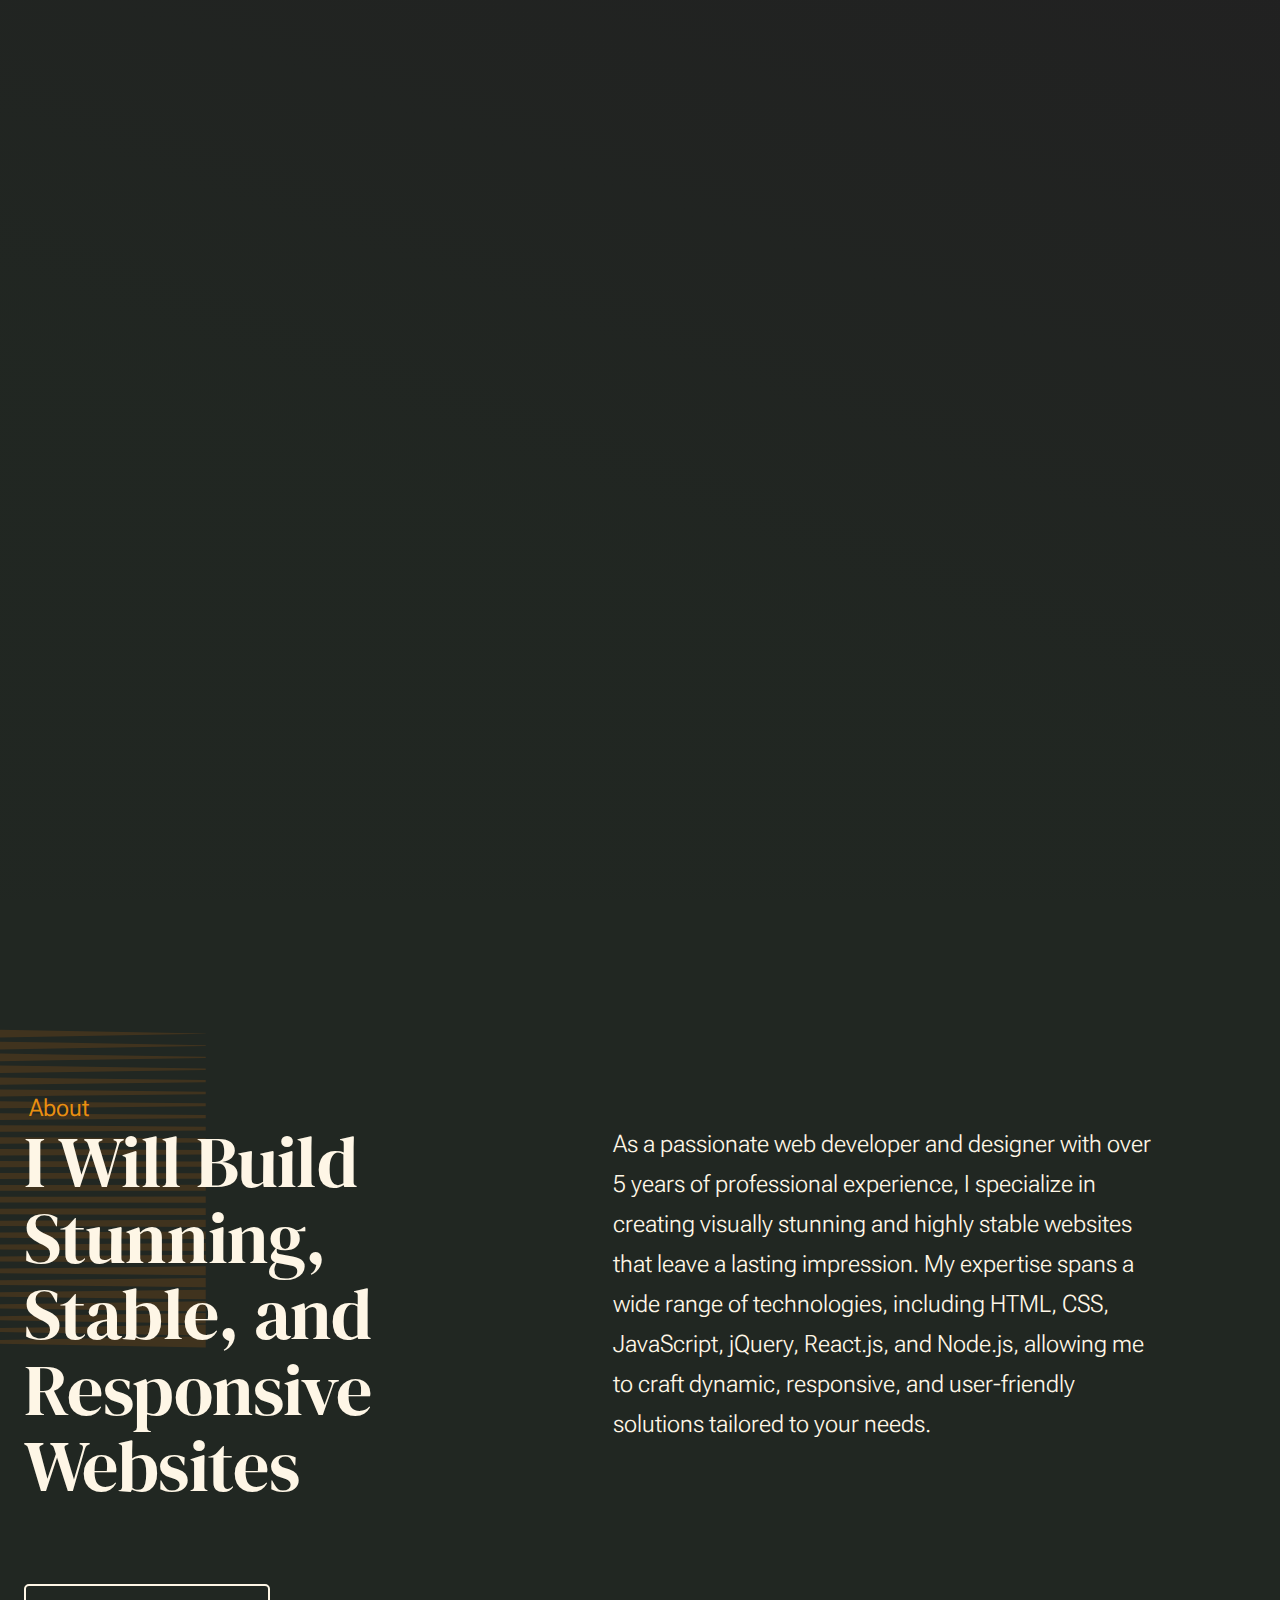
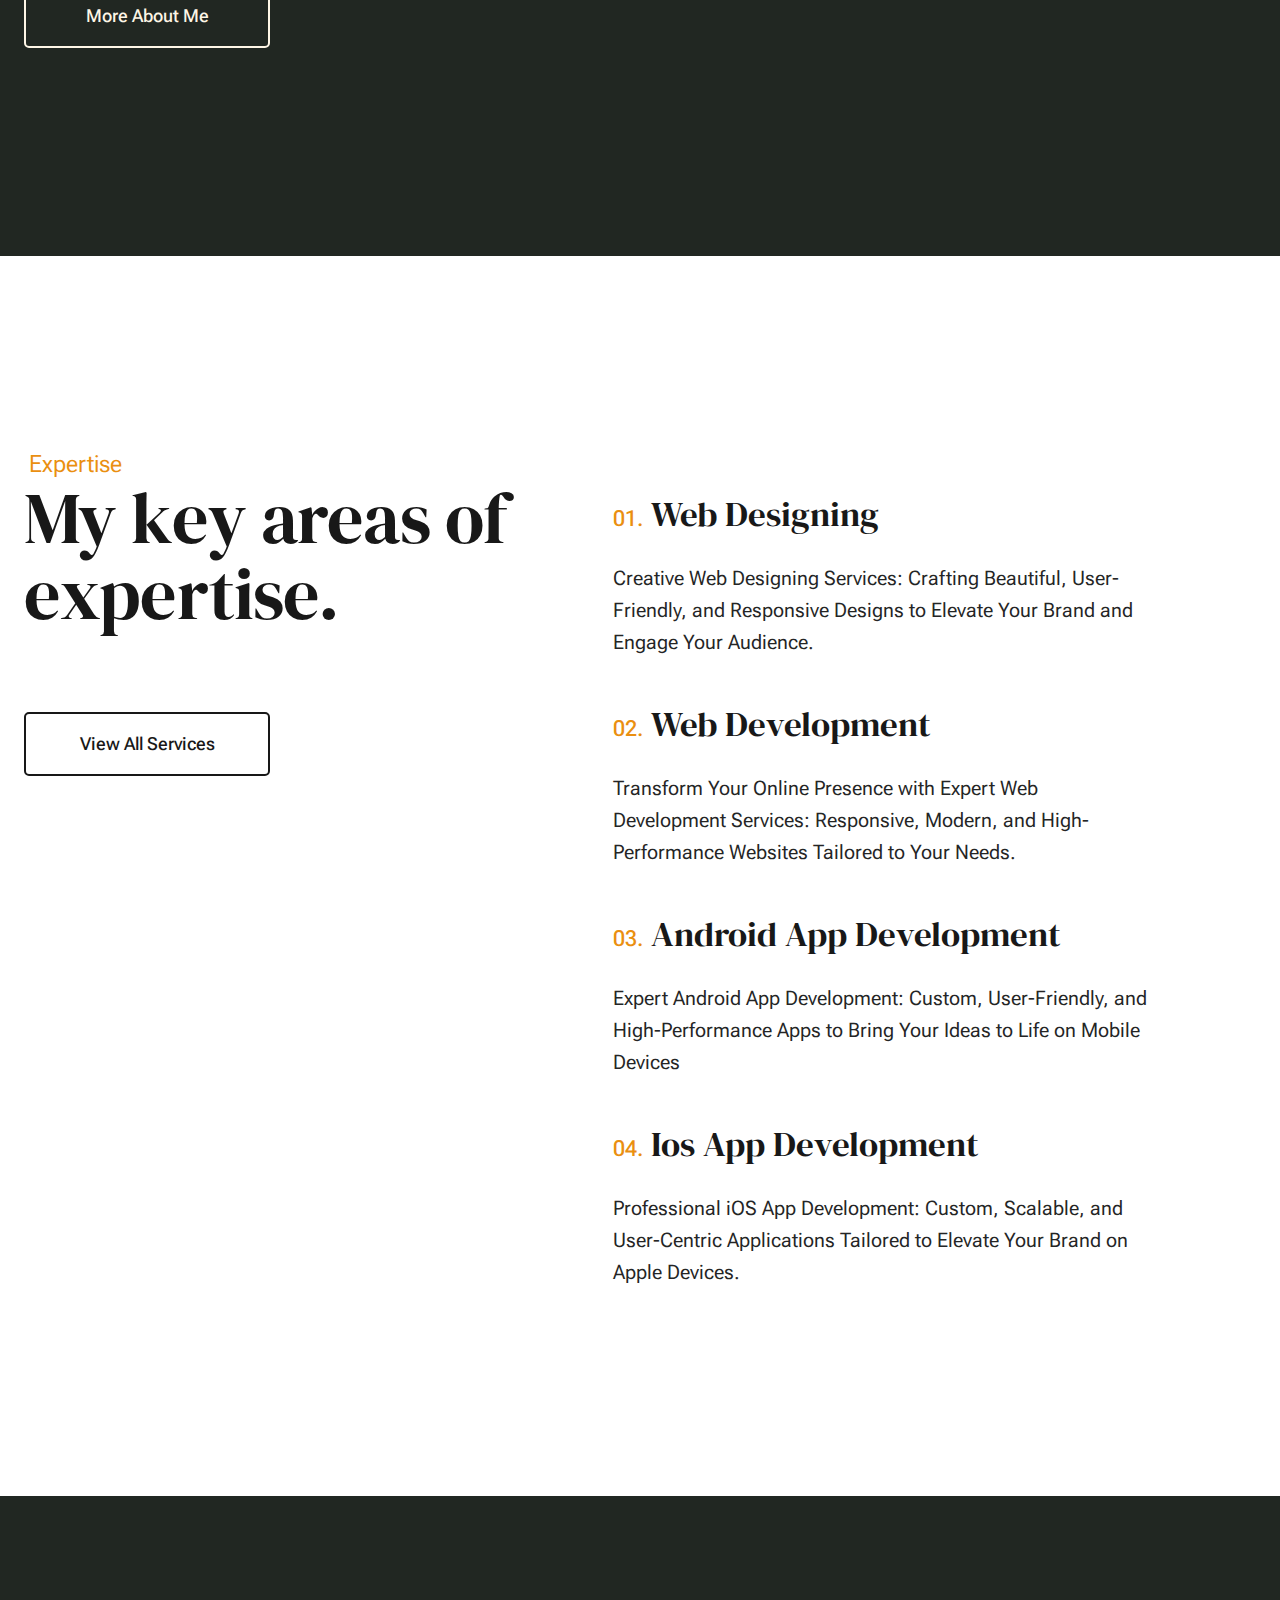
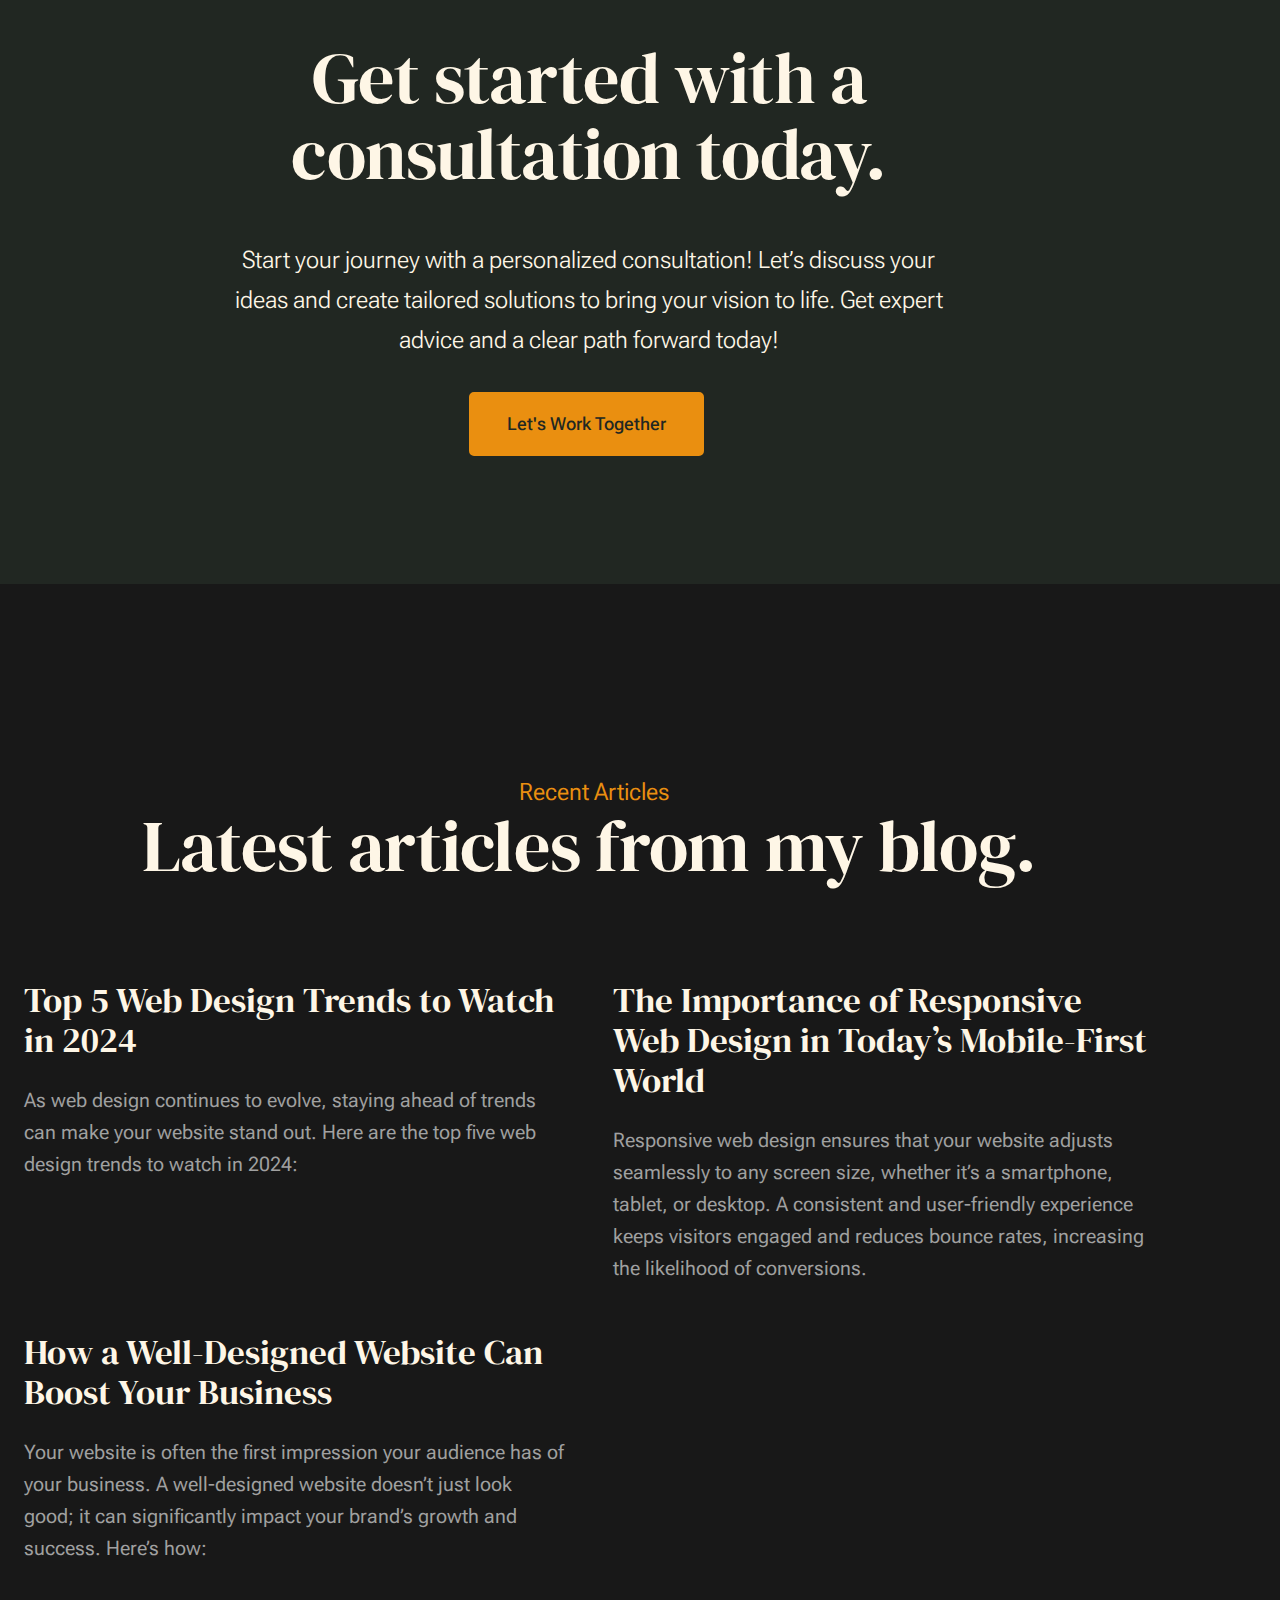
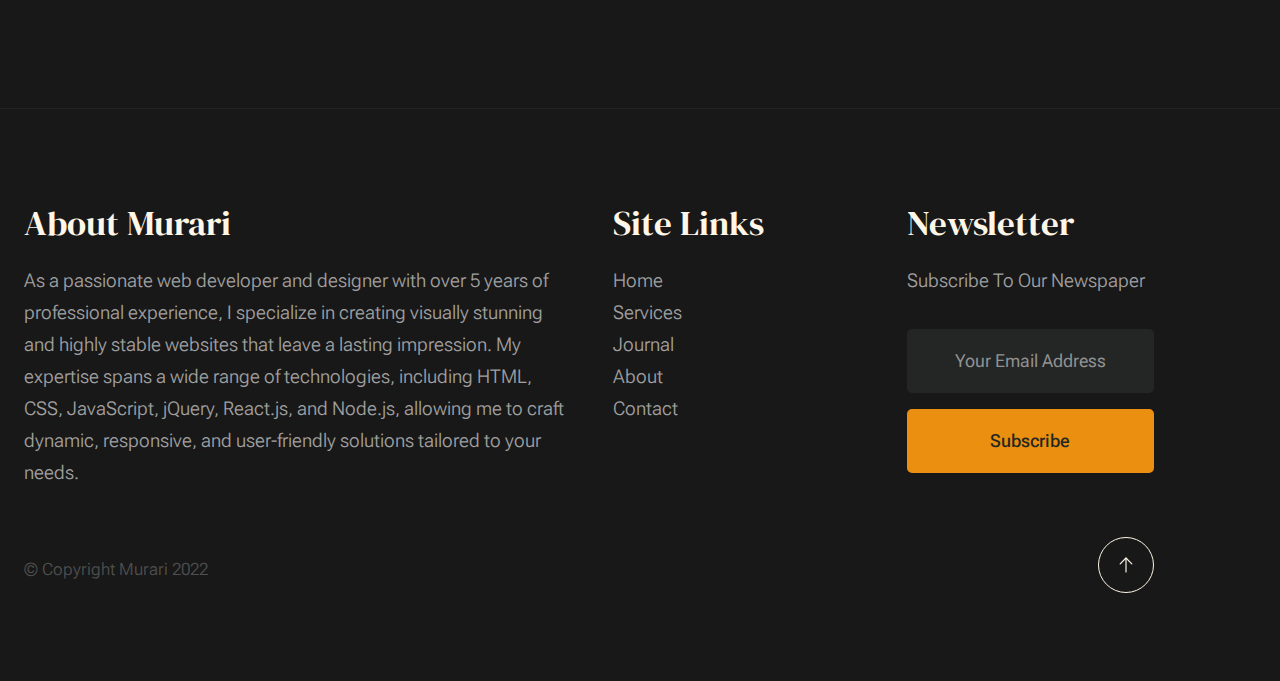
<file: index.html>
<!DOCTYPE html>
<html lang="en" class="no-js">

<head>

    <!--- basic page needs
    ================================================== -->
    <meta charset="utf-8">
    <meta name="viewport" content="width=device-width, initial-scale=1">
    <title>Murari</title>

    <script>
        document.documentElement.classList.remove('no-js');
        document.documentElement.classList.add('js');
    </script>

    <!-- CSS
    ================================================== -->
    <link rel="stylesheet" href="css/vendor.css">
    <link rel="stylesheet" href="css/styles.css">

    <!-- favicons
    ================================================== -->
    <link rel="apple-touch-icon" sizes="180x180" href="apple-touch-icon.png">
    <link rel="icon" type="image/png" sizes="32x32" href="favicon-32x32.png">
    <link rel="icon" type="image/png" sizes="16x16" href="favicon-16x16.png">
    <link rel="manifest" href="site.webmanifest">

</head>


<body id="top">


    <!-- preloader
    ================================================== -->
    <div id="preloader">
        <div id="loader" class="dots-fade">
            <div></div>
            <div></div>
            <div></div>
        </div>
    </div>


    <!-- page wrap
    ================================================== -->
    <div id="page" class="s-pagewrap ss-home">


        <!-- # site header 
        ================================================== -->
        <header class="s-header">

            <div class="row s-header__inner width-sixteen-col">

                <div class="s-header__block">
                    <div class="s-header__logo">
                        <a class="logo" href="index.html">
                            <img src="images/Mediamodifier-Design.png" alt="Homepage">
                        </a>
                    </div>

                    <a class="s-header__menu-toggle" href="#0"><span>Menu</span></a>
                </div> <!-- end s-header__block -->

                <nav class="s-header__nav">

                    <ul class="s-header__menu-links">
                        <li><a href="about.html">About</a></li>
                        <li><a href="services.html">Services</a></li>
                        <li><a href="blog.html">Journal</a></li>
                        <li><a href="contact.html">Contact</a></li>
                    </ul> <!-- s-header__menu-links -->

                    <div class="s-header__contact">
                        <a href="contact.html" class="btn btn--primary s-header__contact-btn">Let's Work Together</a>
                    </div> <!-- s-header__contact -->

                </nav> <!-- end s-header__nav -->

            </div> <!-- end s-header__inner -->

        </header> <!-- end s-header -->


        <!-- # site main content
        ================================================== -->
        <section id="content" class="s-content">

            <!-- intro
            ----------------------------------------------- -->
            <section id="intro" class="s-intro">

                <div class="row s-intro__content width-sixteen-col">

                    <div class="column lg-12 s-intro__content-inner grid-block">

                        <div class="s-intro__content-text">
                            <div class="s-intro__content-pretitle text-pretitle">Hello, I'm Murari</div>
                            <h1 class="s-intro__content-title">
                                I am a <br>
                                web developer

                            </h1>
                        </div> <!-- s-intro__content-text -->

                        <div class="s-intro__content-media">
                            <div class="s-intro__content-media-inner">
                                <img src="images/murari.png" srcset="images/murari.png 1x, images/murari.png" alt="">
                                <div class="lines">
                                    <span></span>
                                </div>
                            </div>
                        </div> <!-- s-intro__content-media -->

                        <div class="s-intro__scroll-down">
                            <a href="#about" class="smoothscroll">
                                <div class="scroll-icon">
                                    <svg xmlns="http://www.w3.org/2000/svg" viewBox="0 0 24 24" width="36" height="36"
                                        fill="none" stroke="#97b34a" stroke-width="1" stroke-linecap="round"
                                        stroke-linejoin="round">&lt;!--! Atomicons Free 1.00 by @atisalab License -
                                        https://atomicons.com/license/ (Icons: CC BY 4.0) Copyright 2021 Atomicons
                                        --&gt;<polyline points="7 13 12 18 17 13"></polyline>
                                        <line x1="12" y1="18" x2="12" y2="6"></line>
                                    </svg>
                                </div>
                                <span>Scroll for more</span>
                            </a>
                        </div> <!-- s-intro__scroll-down -->

                    </div> <!-- s-intro__content-inner -->

                </div> <!-- s-intro__content -->

            </section> <!-- end s-intro -->

            <!-- about
            ----------------------------------------------- -->
            <section id="about" class="s-about target-section">

                <div class="row s-about__content width-sixteen-col">
                    <div class="column grid-block grid-section-split">

                        <img src="images/geometric_shape.svg" alt="" class="s-about__content-imgbg">

                        <div class="section-header grid-section-split__header">
                            <div class="text-pretitle">About</div>
                            <h2 class="text-display-title">
                                I Will Build Stunning, Stable, and Responsive Websites
                            </h2>
                        </div> <!-- end section-header -->

                        <div class="s-about__content-main grid-section-split__primary">
                            <p class="attention-getter">
                                As a passionate web developer and designer with over 5 years of professional experience,
                                I specialize in creating visually stunning and highly stable websites that leave a
                                lasting impression. My expertise spans a wide range of technologies, including HTML,
                                CSS, JavaScript, jQuery, React.js, and Node.js, allowing me to craft dynamic,
                                responsive, and user-friendly solutions tailored to your needs.
                            </p>
                        </div> <!-- end s-about__content-main -->

                        <div class="s-about__content-btn grid-section-split__bottom">
                            <a href="about.html" class="btn btn--stroke u-fullwidth">More About Me</a>


                        </div> <!-- end s-about__content-btn -->

                    </div> <!-- content-inner -->
                </div>

            </section> <!-- end s-about -->

            <!-- expertise
            ----------------------------------------------- -->
            <section id="expertise" class="s-expertise">

                <div class="row s-expertise__content width-sixteen-col">
                    <div class="column xl-12 grid-block grid-section-split">

                        <div class="section-header grid-section-split__header">
                            <div class="text-pretitle">Expertise</div>
                            <h2 class="text-display-title">
                                My key areas of expertise.
                            </h2>
                        </div> <!-- end section-header -->

                        <div class="s-expertise__content-main grid-section-split__primary">

                            <div class="grid-list-items list-items show-ctr">
                                <div class="grid-list-items__item list-items__item">
                                    <div class="grid-list-items__title list-items__item-header">
                                        <h3 class="list-items__item-title">Web Designing</h3>
                                    </div>
                                    <div class="grid-list-items__text list-items__item-text">
                                        <p>
                                            Creative Web Designing Services: Crafting Beautiful, User-Friendly, and
                                            Responsive Designs to Elevate Your Brand and Engage Your Audience.
                                        </p>
                                    </div>
                                </div> <!-- list-item -->
                                <div class="grid-list-items__item list-items__item">
                                    <div class="grid-list-items__title list-items__item-header">
                                        <h3 class="list-items__item-title">Web Development</h3>
                                    </div>
                                    <div class="grid-list-items__text list-items__item-text">
                                        <p>
                                            Transform Your Online Presence with Expert Web Development Services:
                                            Responsive, Modern, and High-Performance Websites Tailored to Your Needs.
                                        </p>
                                    </div>
                                </div> <!-- list-expertise__item -->
                                <div class="grid-list-items__item list-items__item">
                                    <div class="grid-list-items__title list-items__item-header">
                                        <h3 class="list-items__item-title">Android App Development</h3>
                                    </div>
                                    <div class="grid-list-items__text list-items__item-text">
                                        <p>
                                            Expert Android App Development: Custom, User-Friendly, and High-Performance
                                            Apps to Bring Your Ideas to Life on Mobile Devices
                                        </p>
                                    </div>
                                </div> <!-- list-expertise__item -->
                                <div class="grid-list-items__item list-items__item">
                                    <div class="grid-list-items__title list-items__item-header">
                                        <h3 class="list-items__item-title">Ios App Development</h3>
                                    </div>
                                    <div class="grid-list-items__text list-items__item-text">
                                        <p>
                                            Professional iOS App Development: Custom, Scalable, and User-Centric
                                            Applications Tailored to Elevate Your Brand on Apple Devices.
                                        </p>
                                    </div>
                                </div> <!-- list-expertise__item -->

                            </div> <!-- grid-list-items -->
                        </div> <!-- end s-expertise__content-main -->

                        <div class="s-expertise__content-btn grid-section-split__bottom">
                            <a href="services.html" class="btn btn--stroke u-fullwidth">View All Services</a>
                        </div> <!-- end s-about__content-btn -->

                    </div> <!-- end grid-block-->
                </div> <!-- end s-expertise__content -->

            </section> <!-- end s-expertise -->


        </section> <!-- s-content-->

        <!-- # cta
        ================================================== -->
        <section id="cta" class="s-cta">

            <div class="row row-x-center text-center">
                <div class="column xl-8 lg-12">

                    <div class="s-cta__content">
                        <h2 class="text-display-title">
                            Get started with a consultation today.
                        </h2>
                        <p class="lead">
                            Start your journey with a personalized consultation! Let’s discuss your ideas and create
                            tailored solutions to bring your vision to life. Get expert advice and a clear path forward
                            today!
                        </p>
                        <a href="contact.html" class="btn btn--primary">Let's Work Together</a>
                    </div>

                </div>
            </div>

        </section> <!-- end s-cta -->

        <!-- # journal
        ================================================== -->
        <section id="journal" class="s-journal">

            <div class="row s-journal__content width-sixteen-col">
                <div class="column xl-12 grid-block">

                    <div class="grid-full section-header text-center">
                        <div class="text-pretitle">Recent Articles</div>
                        <h2 class="text-display-title">
                            Latest articles from my blog.
                        </h2>
                    </div> <!-- end section-header -->

                    <div class="grid-full s-journal__content-main grid-list-items">

                        <div class="grid-list-items__item blog-card">
                            <div class="blog-card__header">
                                <h3 class="blog-card__title"><a href="Top-5-Web-Design-Trends-to-Watch-in-2024.html">Top
                                        5
                                        Web Design Trends to Watch in 2024</a></h3>
                            </div>
                            <div class="blog-card__text">
                                <p>
                                    As web design continues to evolve, staying ahead of trends can make your website
                                    stand out. Here are the top five web design trends to watch in 2024:
                                </p>
                            </div>
                        </div> <!-- end blog-card -->
                        <div class="grid-list-items__item blog-card">
                            <div class="blog-card__header">
                                <h3 class="blog-card__title"><a
                                        href="The-Importance-of-Responsive-Web-Design-in-Today’s-Mobile-First-World.html">The
                                        Importance of Responsive Web
                                        Design in Today’s Mobile-First World</a></h3>
                            </div>
                            <div class="blog-card__text">
                                <p>
                                    Responsive web design ensures that your website adjusts seamlessly to any screen
                                    size, whether it’s a smartphone, tablet, or desktop. A consistent and
                                    user-friendly experience keeps visitors engaged and reduces bounce rates,
                                    increasing the likelihood of conversions.
                                </p>
                            </div>
                        </div> <!-- end blog-card -->
                        <div class="grid-list-items__item blog-card">
                            <div class="blog-card__header">
                                <h3 class="blog-card__title"><a
                                        href="How-a-Well-Designed-Website-Can-Boost-Your-Business.html">How a
                                        Well-Designed Website Can
                                        Boost Your Business</a></h3>
                            </div>
                            <div class="blog-card__text">
                                <p>
                                    Your website is often the first impression your audience has of your business. A
                                    well-designed website doesn’t just look good; it can significantly impact your
                                    brand’s
                                    growth and success. Here’s how:
                                </p>
                            </div>
                        </div> <!-- end blog card -->


                    </div> <!-- end grid-list-items -->

                </div> <!-- end grid-block-->
            </div> <!-- end s-journal__content -->

        </section> <!-- end s-journal -->


        <!-- # footer 
        ================================================== -->
        <footer class="s-footer">
            <div class="row s-footer__content">
                <div class="column xl-6 lg-6 md-12 s-footer__block s-footer__about">
                    <h3>About Murari</h3>
                    <p>
                        As a passionate web developer and designer with over 5 years of professional experience, I
                        specialize in creating visually stunning and highly stable websites that leave a lasting
                        impression. My expertise spans a wide range of technologies, including HTML, CSS, JavaScript,
                        jQuery, React.js, and Node.js, allowing me to craft dynamic, responsive, and user-friendly
                        solutions tailored to your needs.
                    </p>
                </div>
                <div class="column xl-3 lg-6 md-12 s-footer__block s-footer__site-links">
                    <h3>Site Links</h3>
                    <ul class="link-list">
                        <li><a href="index.html">Home</a></li>
                        <li><a href="services.html">Services</a></li>
                        <li><a href="blog.html">Journal</a></li>
                        <li><a href="about.html">About</a></li>
                        <li><a href="contact.html">Contact</a></li>
                    </ul>
                </div>
                <div class="column xl-3 lg-6 md-12 tab-12 s-footer__block s-footer__newsletter">
                    <h3>Newsletter</h3>

                    <p>
                       Subscribe To Our Newspaper
                    </p>

                    <div class="subscribe-form">
                        <form id="mc-form" class="mc-form">
                            <input type="email" name="EMAIL" id="mce-EMAIL" class="u-fullwidth text-center"
                                placeholder="Your Email Address"
                                title="The domain portion of the email address is invalid (the portion after the @)."
                                pattern="^([^\x00-\x20\x22\x28\x29\x2c\x2e\x3a-\x3c\x3e\x40\x5b-\x5d\x7f-\xff]+|\x22([^\x0d\x22\x5c\x80-\xff]|\x5c[\x00-\x7f])*\x22)(\x2e([^\x00-\x20\x22\x28\x29\x2c\x2e\x3a-\x3c\x3e\x40\x5b-\x5d\x7f-\xff]+|\x22([^\x0d\x22\x5c\x80-\xff]|\x5c[\x00-\x7f])*\x22))*\x40([^\x00-\x20\x22\x28\x29\x2c\x2e\x3a-\x3c\x3e\x40\x5b-\x5d\x7f-\xff]+|\x5b([^\x0d\x5b-\x5d\x80-\xff]|\x5c[\x00-\x7f])*\x5d)(\x2e([^\x00-\x20\x22\x28\x29\x2c\x2e\x3a-\x3c\x3e\x40\x5b-\x5d\x7f-\xff]+|\x5b([^\x0d\x5b-\x5d\x80-\xff]|\x5c[\x00-\x7f])*\x5d))*(\.\w{2,})+$"
                                required>
                            <input type="submit" name="subscribe" value="Subscribe"
                                class="btn btn--primary btn--small u-fullwidth">
                            <!-- <div style="position: absolute; left: -5000px;" aria-hidden="true"><input type="text" name="b_cdb7b577e41181934ed6a6a44_9a91cfe7b3" tabindex="-1" value=""></div> -->
                            <div class="mc-status"></div>
                        </form>
                    </div>
                </div>
            </div>

            <div class="row s-footer__bottom">
                <div class="column xl-6 lg-12">
                    <p class="ss-copyright">
                        <span>© Copyright Murari 2022</span>

                    </p>
                </div>

                <div class="ss-go-top">
                    <a class="smoothscroll" title="Back to Top" href="#top">
                        <svg xmlns="http://www.w3.org/2000/svg" viewBox="0 0 24 24" width="36" height="36" fill="none"
                            stroke="#ffffff" stroke-width="1" stroke-linecap="round" stroke-linejoin="round">
                            <polyline points="17 11 12 6 7 11"></polyline>
                            <line x1="12" y1="18" x2="12" y2="6"></line>
                        </svg>
                    </a>
                </div> <!-- end ss-go-top -->
            </div>

        </footer> <!-- end s-footer -->

    </div> <!-- end page-wrap -->

    <!-- Java Script
    ================================================== -->
    <script src="js/plugins.js"></script>
    <script src="js/main.js"></script>

</body>

</html>
</file>
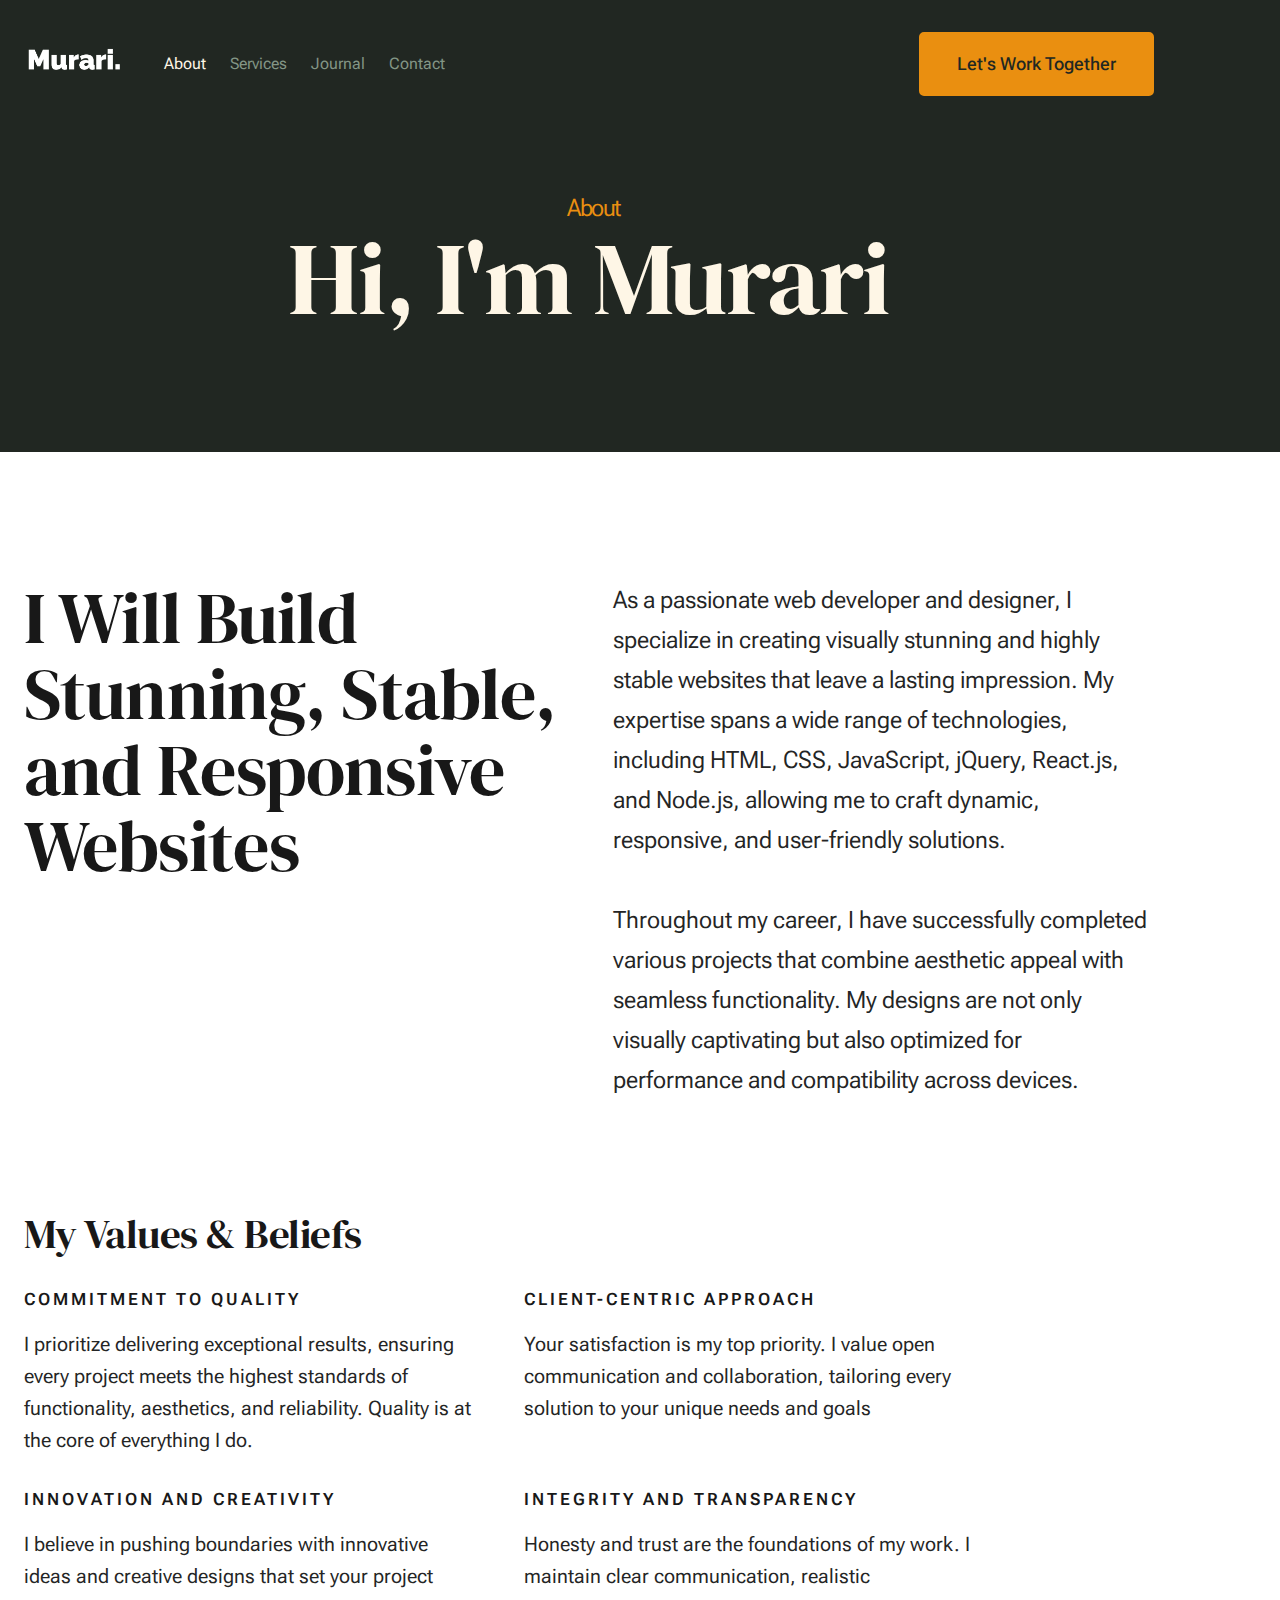
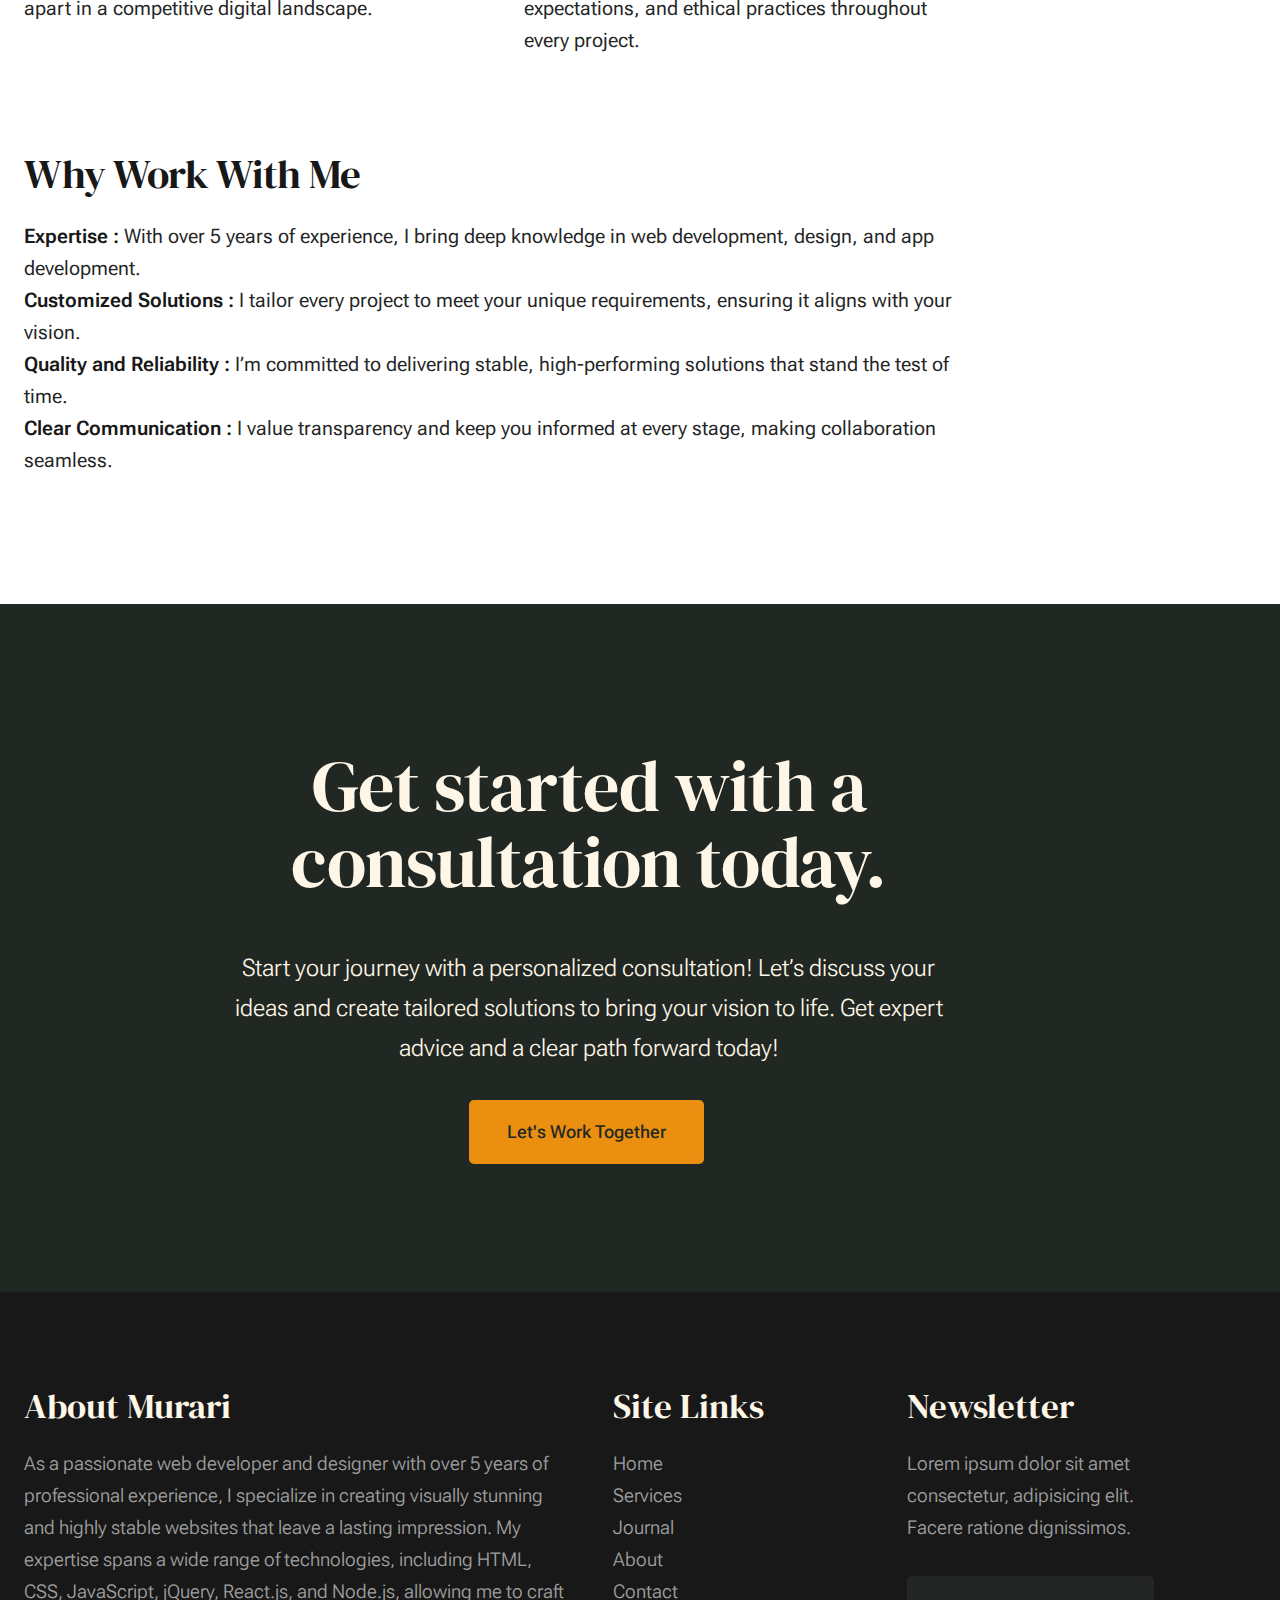
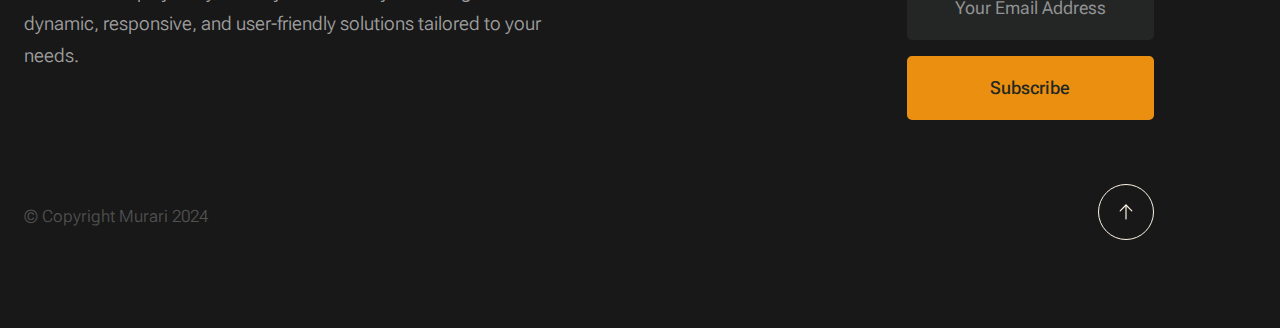
<file: about.html>
<!DOCTYPE html>
<html lang="en" class="no-js">

<head>

    <!--- basic page needs
    ================================================== -->
    <meta charset="utf-8">
    <meta name="viewport" content="width=device-width, initial-scale=1">
    <title>About - Murari</title>

    <script>
        document.documentElement.classList.remove('no-js');
        document.documentElement.classList.add('js');
    </script>

    <!-- CSS
    ================================================== -->
    <link rel="stylesheet" href="css/vendor.css">
    <link rel="stylesheet" href="css/styles.css">

    <!-- favicons
    ================================================== -->
    <link rel="apple-touch-icon" sizes="180x180" href="apple-touch-icon.png">
    <link rel="icon" type="image/png" sizes="32x32" href="favicon-32x32.png">
    <link rel="icon" type="image/png" sizes="16x16" href="favicon-16x16.png">
    <link rel="manifest" href="site.webmanifest">

</head>


<body id="top">
    <!-- page wrap
    ================================================== -->
    <div id="page" class="s-pagewrap">


        <!-- # site header 
        ================================================== -->
        <header class="s-header">

            <div class="row s-header__inner width-sixteen-col">

                <div class="s-header__block">
                    <div class="s-header__logo">
                        <a class="logo" href="index.html">
                            <img src="images/Mediamodifier-Design.png" alt="Homepage">
                        </a>
                    </div>

                    <a class="s-header__menu-toggle" href="#0"><span>Menu</span></a>
                </div> <!-- end s-header__block -->

                <nav class="s-header__nav">

                    <ul class="s-header__menu-links">
                        <li class="current"><a href="about.html">About</a></li>
                        <li><a href="services.html">Services</a></li>
                        <li><a href="blog.html">Journal</a></li>
                        <li><a href="contact.html">Contact</a></li>
                    </ul> <!-- s-header__menu-links -->

                    <div class="s-header__contact">
                        <a href="contact.html" class="btn btn--primary s-header__contact-btn">Let's Work Together</a>
                    </div> <!-- s-header__contact -->

                </nav> <!-- end s-header__nav -->

            </div> <!-- end s-header__inner -->

        </header> <!-- end s-header -->


        <!-- # site main content
        ================================================== -->
        <section id="content" class="s-content">

            <section class="s-pageheader pageheader">
                <div class="row">
                    <div class="column xl-12">
                        <h1 class="page-title">
                            <span class="page-title__small-type text-pretitle">About</span>
                            Hi, I'm Murari
                        </h1>

                    </div>
                </div>
            </section> <!-- end pageheader -->

            <section class="s-pagecontent pagecontent">

                <div class="row pageintro">
                    <div class="column xl-6 lg-12">
                        <h2 class="text-display-title"> I Will Build Stunning, Stable, and Responsive Websites</h2>
                    </div>
                    <div class="column xl-6 lg-12 u-flexitem-x-right">
                        <p class="lead">
                            As a passionate web developer and designer,
                            I specialize in creating visually stunning and highly stable websites that leave a
                            lasting impression. My expertise spans a wide range of technologies, including HTML,
                            CSS, JavaScript, jQuery, React.js, and Node.js, allowing me to craft dynamic,
                            responsive, and user-friendly solutions.
                            <br><br>

                            Throughout my career, I have successfully completed various projects that combine
                            aesthetic appeal with seamless functionality. My designs are not only visually
                            captivating but also optimized for performance and compatibility across devices.

                        </p>
                    </div>
                </div> <!-- end pageintro -->

                <!-- <div class="row pagemedia">
                    <d class="column xl-12">
                        <figure class="page-media">
                            <img src="images/thumbs/about/about-1200.jpg" srcset="images/thumbs/about/about-2400.jpg 2400w, 
                                             images/thumbs/about/about-1200.jpg 1200w, 
                                             images/thumbs/about/about-600.jpg 600w"
                                sizes="(max-width: 2400px) 100vw, 2400px" alt="">
                        </figure>
                    </d>
                </div> end pagemedia -->

                <div class="row width-narrower pagemain">
                    <div class="column xl-12">



                        <h2 class="u-add-bottom">My Values & Beliefs</h2>

                        <div class="grid-list-items list-items">
                            <div class="grid-list-items__item list-items__item u-remove-bottom">
                                <div class="list-items__item-header">
                                    <h6 class="list-items__item-small-title">Commitment to Quality</h6>
                                </div>
                                <p>
                                    I prioritize delivering exceptional results, ensuring every project meets the
                                    highest standards of functionality, aesthetics, and reliability. Quality is at the
                                    core of everything I do.
                                </p>
                            </div>
                            <div class="grid-list-items__item list-items__item u-remove-bottom">
                                <div class="list-items__item-header">
                                    <h6 class="list-items__item-small-title">Client-Centric Approach</h6>
                                </div>
                                <p>
                                    Your satisfaction is my top priority. I value open communication and collaboration,
                                    tailoring every solution to your unique needs and goals
                                </p>
                            </div>
                            <div class="grid-list-items__item list-items__item u-remove-bottom">
                                <div class="list-items__item-header">
                                    <h6 class="list-items__item-small-title">Innovation and Creativity</h6>
                                </div>
                                <p>
                                    I believe in pushing boundaries with innovative ideas and creative designs that set
                                    your project apart in a competitive digital landscape.
                                </p>
                            </div>
                            <div class="grid-list-items__item list-items__item u-remove-bottom">
                                <div class="list-items__item-header">
                                    <h6 class="list-items__item-small-title">Integrity and Transparency</h6>
                                </div>
                                <p>
                                    Honesty and trust are the foundations of my work. I maintain clear communication,
                                    realistic expectations, and ethical practices throughout every project.
                                </p>
                            </div>
                        </div> <!--grid-list-items -->

                        <h2>Why Work With Me</h2>
                        <p>
                            <b>Expertise :</b> With over 5 years of experience, I bring deep knowledge in web
                            development,
                            design, and app development. <br>
                            <b>Customized Solutions :</b> I tailor every project to meet your unique requirements,
                            ensuring it
                            aligns with your vision.<br>

                            <b>Quality and Reliability :</b> I’m committed to delivering stable, high-performing
                            solutions that
                            stand the test of time.<br>

                            <b>Clear Communication :</b> I value transparency and keep you informed at every stage,
                            making
                            collaboration seamless.
                        </p>
                    </div> <!-- end grid-block-->
                </div> <!-- end pagemain -->

            </section> <!-- pagecontent -->



        </section> <!-- s-content-->

        <!-- # cta
        ================================================== -->
        <section id="cta" class="s-cta">

            <div class="row row-x-center text-center">
                <div class="column xl-8 lg-12">

                    <div class="s-cta__content">
                        <h2 class="text-display-title">
                            Get started with a consultation today.
                        </h2>
                        <p class="lead">
                            Start your journey with a personalized consultation! Let’s discuss your ideas and create
                            tailored solutions to bring your vision to life. Get expert advice and a clear path forward
                            today!
                        </p>
                        <a href="contact.html" class="btn btn--primary">Let's Work Together</a>
                    </div>

                </div>
            </div>

        </section> <!-- end s-cta -->


        <!-- # footer 
        ================================================== -->
        <footer class="s-footer">
            <div class="row s-footer__content">
                <div class="column xl-6 lg-6 md-12 s-footer__block s-footer__about">
                    <h3>About Murari</h3>
                    <p>
                        As a passionate web developer and designer with over 5 years of professional experience, I
                        specialize in creating visually stunning and highly stable websites that leave a lasting
                        impression. My expertise spans a wide range of technologies, including HTML, CSS, JavaScript,
                        jQuery, React.js, and Node.js, allowing me to craft dynamic, responsive, and user-friendly
                        solutions tailored to your needs.
                    </p>
                </div>
                <div class="column xl-3 lg-6 md-12 s-footer__block s-footer__site-links">
                    <h3>Site Links</h3>
                    <ul class="link-list">
                        <li><a href="index.html">Home</a></li>
                        <li><a href="services.html">Services</a></li>
                        <li><a href="blog.html">Journal</a></li>
                        <li><a href="about.html">About</a></li>
                        <li><a href="contact.html">Contact</a></li>
                    </ul>
                </div>
                <div class="column xl-3 lg-6 md-12 tab-12 s-footer__block s-footer__newsletter">
                    <h3>Newsletter</h3>

                    <p>
                        Lorem ipsum dolor sit amet consectetur, adipisicing elit. Facere ratione dignissimos.
                    </p>

                    <div class="subscribe-form">
                        <form id="mc-form" class="mc-form">
                            <input type="email" name="EMAIL" id="mce-EMAIL" class="u-fullwidth text-center"
                                placeholder="Your Email Address"
                                title="The domain portion of the email address is invalid (the portion after the @)."
                                pattern="^([^\x00-\x20\x22\x28\x29\x2c\x2e\x3a-\x3c\x3e\x40\x5b-\x5d\x7f-\xff]+|\x22([^\x0d\x22\x5c\x80-\xff]|\x5c[\x00-\x7f])*\x22)(\x2e([^\x00-\x20\x22\x28\x29\x2c\x2e\x3a-\x3c\x3e\x40\x5b-\x5d\x7f-\xff]+|\x22([^\x0d\x22\x5c\x80-\xff]|\x5c[\x00-\x7f])*\x22))*\x40([^\x00-\x20\x22\x28\x29\x2c\x2e\x3a-\x3c\x3e\x40\x5b-\x5d\x7f-\xff]+|\x5b([^\x0d\x5b-\x5d\x80-\xff]|\x5c[\x00-\x7f])*\x5d)(\x2e([^\x00-\x20\x22\x28\x29\x2c\x2e\x3a-\x3c\x3e\x40\x5b-\x5d\x7f-\xff]+|\x5b([^\x0d\x5b-\x5d\x80-\xff]|\x5c[\x00-\x7f])*\x5d))*(\.\w{2,})+$"
                                required>
                            <input type="submit" name="subscribe" value="Subscribe"
                                class="btn btn--primary btn--small u-fullwidth">
                            <!-- <div style="position: absolute; left: -5000px;" aria-hidden="true"><input type="text" name="b_cdb7b577e41181934ed6a6a44_9a91cfe7b3" tabindex="-1" value=""></div> -->
                            <div class="mc-status"></div>
                        </form>
                    </div>
                </div>
            </div>

            <div class="row s-footer__bottom">

                <div class="column xl-6 lg-12">
                    <p class="ss-copyright">
                        <span>© Copyright Murari 2024</span>

                    </p>
                </div>

                <div class="ss-go-top">
                    <a class="smoothscroll" title="Back to Top" href="#top">
                        <svg xmlns="http://www.w3.org/2000/svg" viewBox="0 0 24 24" width="36" height="36" fill="none"
                            stroke="#ffffff" stroke-width="1" stroke-linecap="round" stroke-linejoin="round">
                            ;<polyline points="17 11 12 6 7 11"></polyline>
                            <line x1="12" y1="18" x2="12" y2="6"></line>
                        </svg>
                    </a>
                </div> <!-- end ss-go-top -->
            </div>

        </footer> <!-- end s-footer -->

    </div> <!-- end page-wrap -->

    <!-- Java Script
    ================================================== -->
    <script src="js/plugins.js"></script>
    <script src="js/main.js"></script>

</body>

</html>
</file>
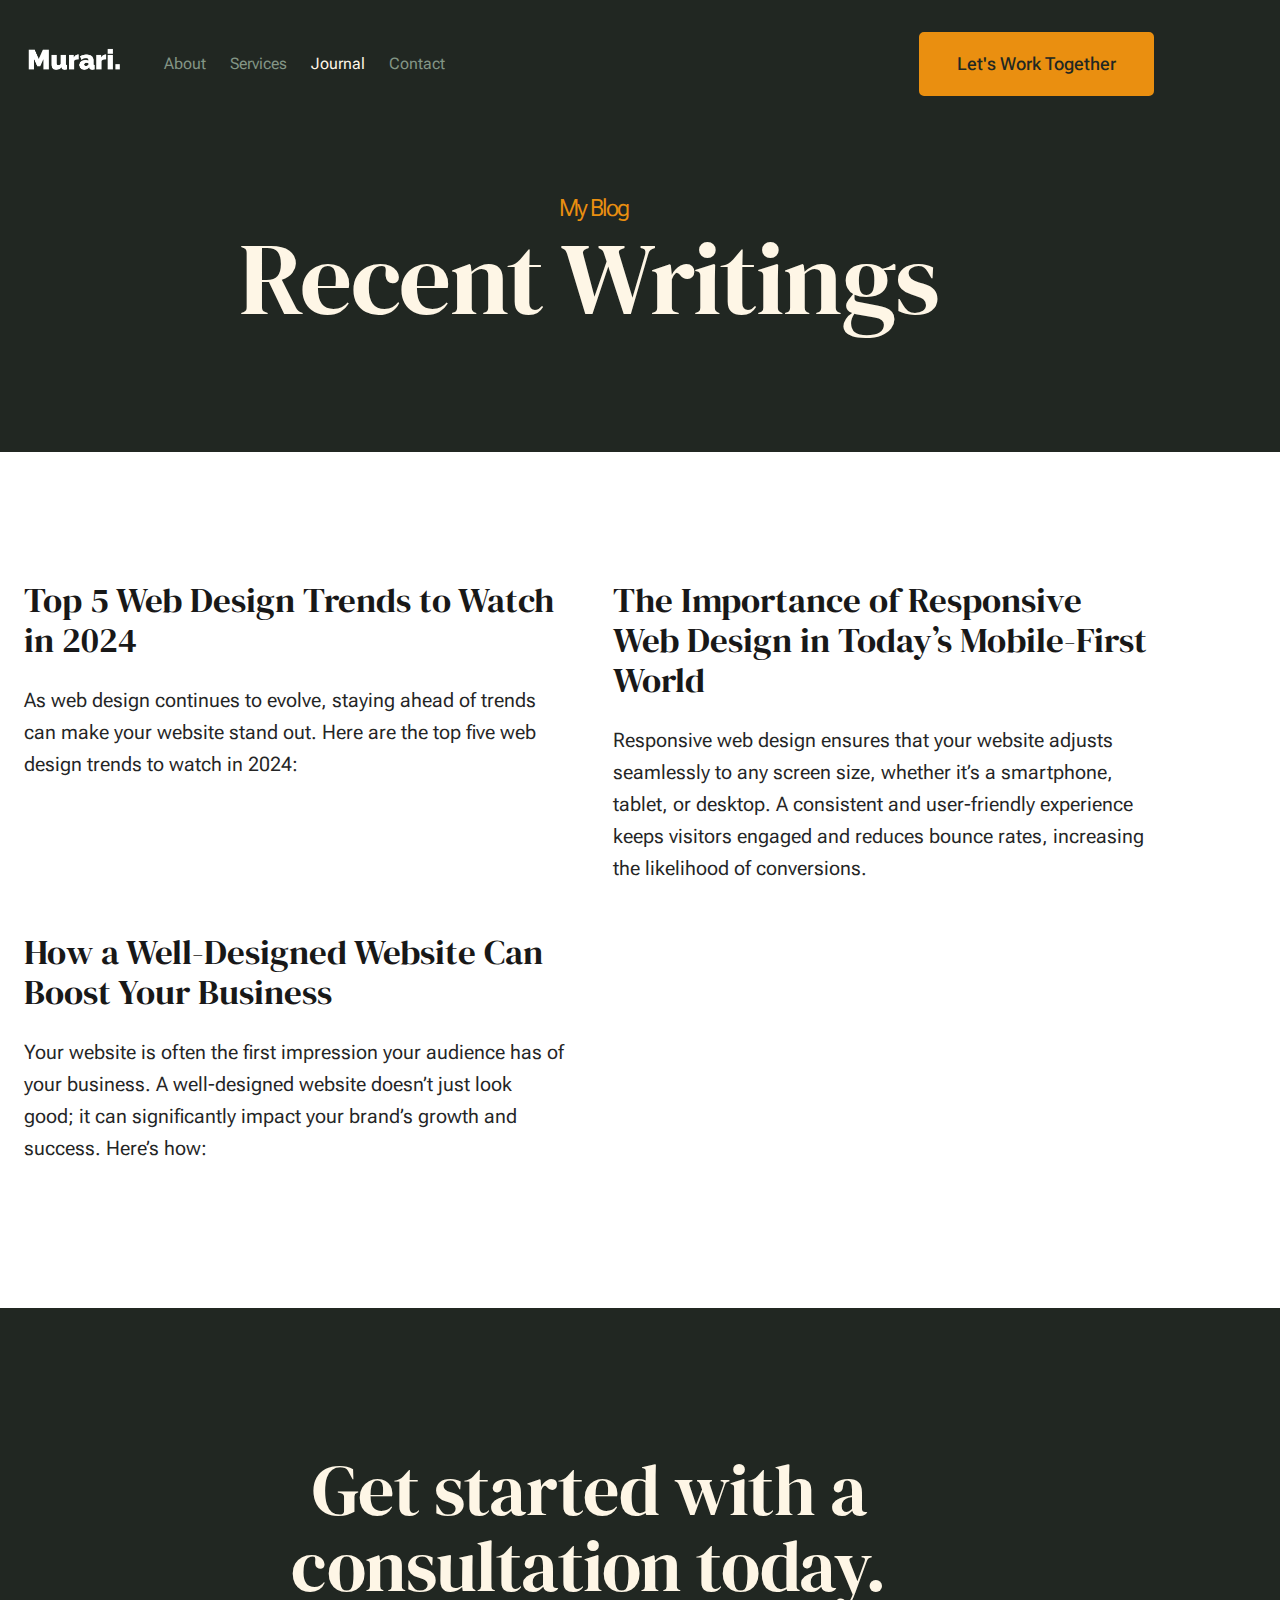
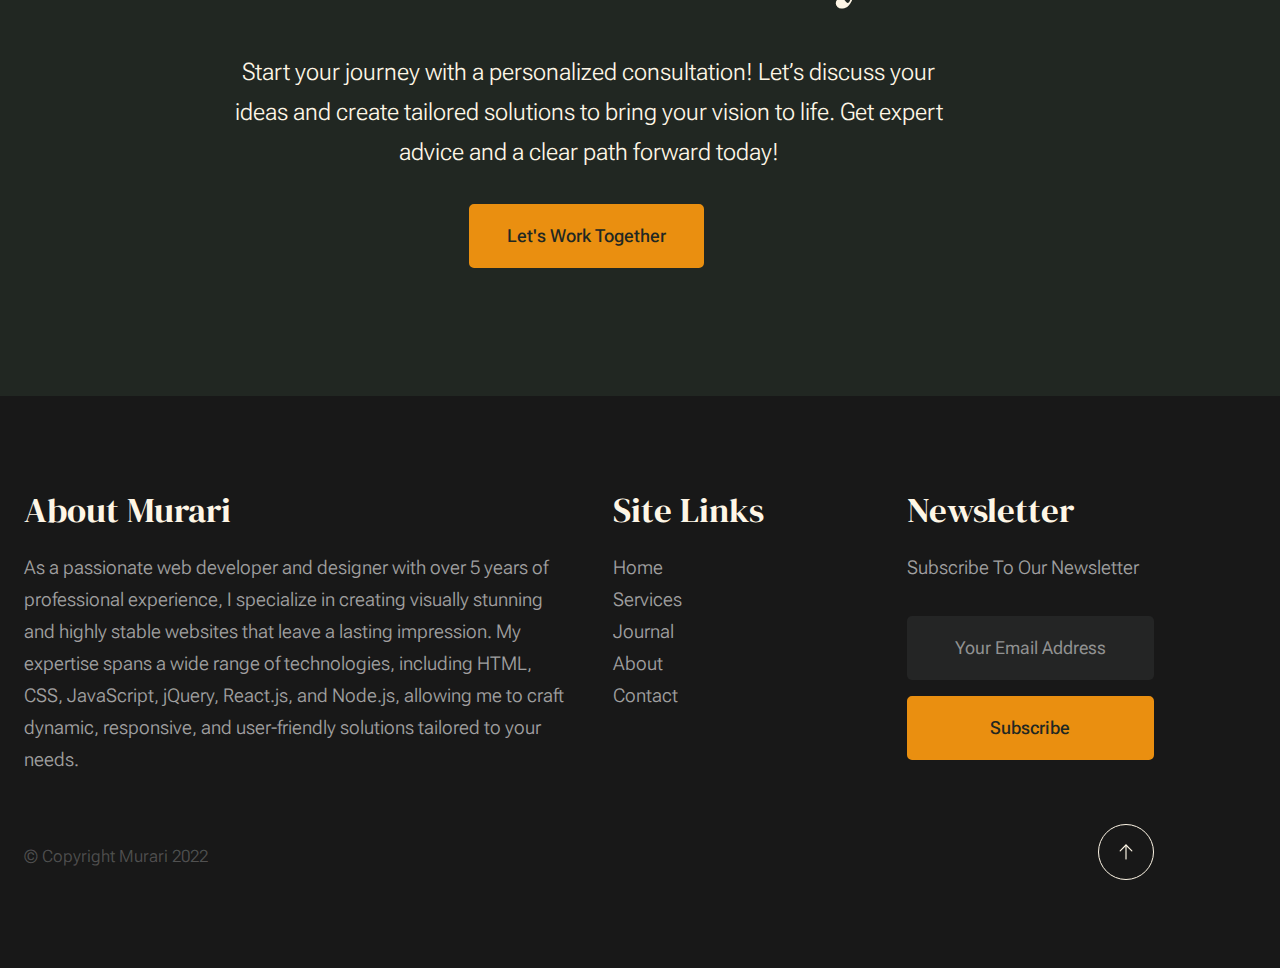
<file: blog.html>
<!DOCTYPE html>
<html lang="en" class="no-js">

<head>

    <!--- basic page needs
    ================================================== -->
    <meta charset="utf-8">
    <meta name="viewport" content="width=device-width, initial-scale=1">
    <title>Blog - Murari</title>

    <script>
        document.documentElement.classList.remove('no-js');
        document.documentElement.classList.add('js');
    </script>

    <!-- CSS
    ================================================== -->
    <link rel="stylesheet" href="css/vendor.css">
    <link rel="stylesheet" href="css/styles.css">

    <!-- favicons
    ================================================== -->
    <link rel="apple-touch-icon" sizes="180x180" href="apple-touch-icon.png">
    <link rel="icon" type="image/png" sizes="32x32" href="favicon-32x32.png">
    <link rel="icon" type="image/png" sizes="16x16" href="favicon-16x16.png">
    <link rel="manifest" href="site.webmanifest">

</head>


<body id="top">


    <!-- page wrap
    ================================================== -->
    <div id="page" class="s-pagewrap">

        <!-- # site header 
        ================================================== -->
        <header class="s-header">

            <div class="row s-header__inner width-sixteen-col">

                <div class="s-header__block">
                    <div class="s-header__logo">
                        <a class="logo" href="index.html">
                            <img src="images/Mediamodifier-Design.png" alt="Homepage">
                        </a>
                    </div>

                    <a class="s-header__menu-toggle" href="#0"><span>Menu</span></a>
                </div> <!-- end s-header__block -->

                <nav class="s-header__nav">

                    <ul class="s-header__menu-links">
                        <li><a href="about.html">About</a></li>
                        <li><a href="services.html">Services</a></li>
                        <li class="current"><a href="blog.html">Journal</a></li>
                        <li><a href="contact.html">Contact</a></li>
                    </ul> <!-- s-header__menu-links -->

                    <div class="s-header__contact">
                        <a href="contact.html" class="btn btn--primary s-header__contact-btn">Let's Work Together</a>
                    </div> <!-- s-header__contact -->

                </nav> <!-- end s-header__nav -->

            </div> <!-- end s-header__inner -->

        </header> <!-- end s-header -->


        <!-- # site main content
        ================================================== -->
        <section id="content" class="s-content">

            <section class="s-pageheader pageheader">
                <div class="row">
                    <div class="column xl-12">
                        <h1 class="page-title">
                            <span class="page-title__small-type text-pretitle">My Blog</span>
                            Recent Writings
                        </h1>
                    </div>
                </div>
            </section>

            <section class="s-pagecontent pagecontent">

                <div class="row">
                    <div class="column xl-12 grid-block">

                        <!-- <div class="grid-full">         -->
                        <div class="grid-full grid-list-items">

                            <div class="grid-list-items__item blog-card">
                                <div class="blog-card__header">
                                    <h3 class="blog-card__title"><a
                                            href="Top-5-Web-Design-Trends-to-Watch-in-2024.html">Top 5
                                            Web Design Trends to Watch in 2024</a></h3>
                                </div>
                                <div class="blog-card__text">
                                    <p>
                                        As web design continues to evolve, staying ahead of trends can make your website
                                        stand out. Here are the top five web design trends to watch in 2024:
                                    </p>
                                </div>
                            </div> <!-- end blog-card -->
                            <div class="grid-list-items__item blog-card">
                                <div class="blog-card__header">
                                    <h3 class="blog-card__title"><a
                                            href="The-Importance-of-Responsive-Web-Design-in-Today’s-Mobile-First-World.html">The
                                            Importance of Responsive Web
                                            Design in Today’s Mobile-First World</a></h3>
                                </div>
                                <div class="blog-card__text">
                                    <p>
                                        Responsive web design ensures that your website adjusts seamlessly to any screen
                                        size, whether it’s a smartphone, tablet, or desktop. A consistent and
                                        user-friendly experience keeps visitors engaged and reduces bounce rates,
                                        increasing the likelihood of conversions.
                                    </p>
                                </div>
                            </div> <!-- end blog-card -->
                            <div class="grid-list-items__item blog-card">
                                <div class="blog-card__header">
                                    <h3 class="blog-card__title"><a
                                            href="How-a-Well-Designed-Website-Can-Boost-Your-Business.html">How a
                                            Well-Designed Website Can
                                            Boost Your Business</a></h3>
                                </div>
                                <div class="blog-card__text">
                                    <p>
                                        Your website is often the first impression your audience has of your business. A
                                        well-designed website doesn’t just look good; it can significantly impact your
                                        brand’s
                                        growth and success. Here’s how:
                                    </p>
                                </div>
                            </div> <!-- end blog card -->

                        </div> <!-- grid-list-items -->
                        <!-- </div>     -->

                    </div> <!-- end grid-block-->
                </div> <!-- end row -->

            </section>

        </section> <!-- s-content-->

        <!-- # cta
        ================================================== -->
        <section id="cta" class="s-cta">

            <div class="row row-x-center text-center">
                <div class="column xl-8 lg-12">

                    <div class="s-cta__content">
                        <h2 class="text-display-title">
                            Get started with a consultation today.
                        </h2>
                        <p class="lead">
                            Start your journey with a personalized consultation! Let’s discuss your ideas and create
                            tailored solutions to bring your vision to life. Get expert advice and a clear path forward
                            today!
                        </p>
                        <a href="contact.html" class="btn btn--primary">Let's Work Together</a>
                    </div>

                </div>
            </div>

        </section> <!-- end s-cta -->


        <!-- # footer 
        ================================================== -->
        <footer class="s-footer">
            <div class="row s-footer__content">
                <div class="column xl-6 lg-6 md-12 s-footer__block s-footer__about">
                    <h3>About Murari</h3>
                    <p>
                        As a passionate web developer and designer with over 5 years of professional experience, I
                        specialize in creating visually stunning and highly stable websites that leave a lasting
                        impression. My expertise spans a wide range of technologies, including HTML, CSS, JavaScript,
                        jQuery, React.js, and Node.js, allowing me to craft dynamic, responsive, and user-friendly
                        solutions tailored to your needs.
                    </p>
                </div>
                <div class="column xl-3 lg-6 md-12 s-footer__block s-footer__site-links">
                    <h3>Site Links</h3>
                    <ul class="link-list">
                        <li><a href="index.html">Home</a></li>
                        <li><a href="services.html">Services</a></li>
                        <li><a href="blog.html">Journal</a></li>
                        <li><a href="about.html">About</a></li>
                        <li><a href="contact.html">Contact</a></li>
                    </ul>
                </div>
                <div class="column xl-3 lg-6 md-12 tab-12 s-footer__block s-footer__newsletter">
                    <h3>Newsletter</h3>

                    <p>
                        Subscribe To Our Newsletter
                    </p>

                    <div class="subscribe-form">
                        <form id="mc-form" class="mc-form">
                            <input type="email" name="EMAIL" id="mce-EMAIL" class="u-fullwidth text-center"
                                placeholder="Your Email Address"
                                title="The domain portion of the email address is invalid (the portion after the @)."
                                pattern="^([^\x00-\x20\x22\x28\x29\x2c\x2e\x3a-\x3c\x3e\x40\x5b-\x5d\x7f-\xff]+|\x22([^\x0d\x22\x5c\x80-\xff]|\x5c[\x00-\x7f])*\x22)(\x2e([^\x00-\x20\x22\x28\x29\x2c\x2e\x3a-\x3c\x3e\x40\x5b-\x5d\x7f-\xff]+|\x22([^\x0d\x22\x5c\x80-\xff]|\x5c[\x00-\x7f])*\x22))*\x40([^\x00-\x20\x22\x28\x29\x2c\x2e\x3a-\x3c\x3e\x40\x5b-\x5d\x7f-\xff]+|\x5b([^\x0d\x5b-\x5d\x80-\xff]|\x5c[\x00-\x7f])*\x5d)(\x2e([^\x00-\x20\x22\x28\x29\x2c\x2e\x3a-\x3c\x3e\x40\x5b-\x5d\x7f-\xff]+|\x5b([^\x0d\x5b-\x5d\x80-\xff]|\x5c[\x00-\x7f])*\x5d))*(\.\w{2,})+$"
                                required>
                            <input type="submit" name="subscribe" value="Subscribe"
                                class="btn btn--primary btn--small u-fullwidth">
                            <!-- <div style="position: absolute; left: -5000px;" aria-hidden="true"><input type="text" name="b_cdb7b577e41181934ed6a6a44_9a91cfe7b3" tabindex="-1" value=""></div> -->
                            <div class="mc-status"></div>
                        </form>
                    </div>
                </div>
            </div>

            <div class="row s-footer__bottom">
                <div class="column xl-6 lg-12">
                    <p class="ss-copyright">
                        <span>© Copyright Murari 2022</span>
                    </p>
                </div>

                <div class="ss-go-top">
                    <a class="smoothscroll" title="Back to Top" href="#top">
                        <svg xmlns="http://www.w3.org/2000/svg" viewBox="0 0 24 24" width="36" height="36" fill="none"
                            stroke="#ffffff" stroke-width="1" stroke-linecap="round" stroke-linejoin="round">
                            <polyline points="17 11 12 6 7 11"></polyline>
                            <line x1="12" y1="18" x2="12" y2="6"></line>
                        </svg>
                    </a>
                </div> <!-- end ss-go-top -->
            </div>

        </footer> <!-- end s-footer -->

    </div> <!-- end page-wrap -->

    <!-- Java Script
    ================================================== -->
    <script src="js/plugins.js"></script>
    <script src="js/main.js"></script>

</body>

</html>
</file>
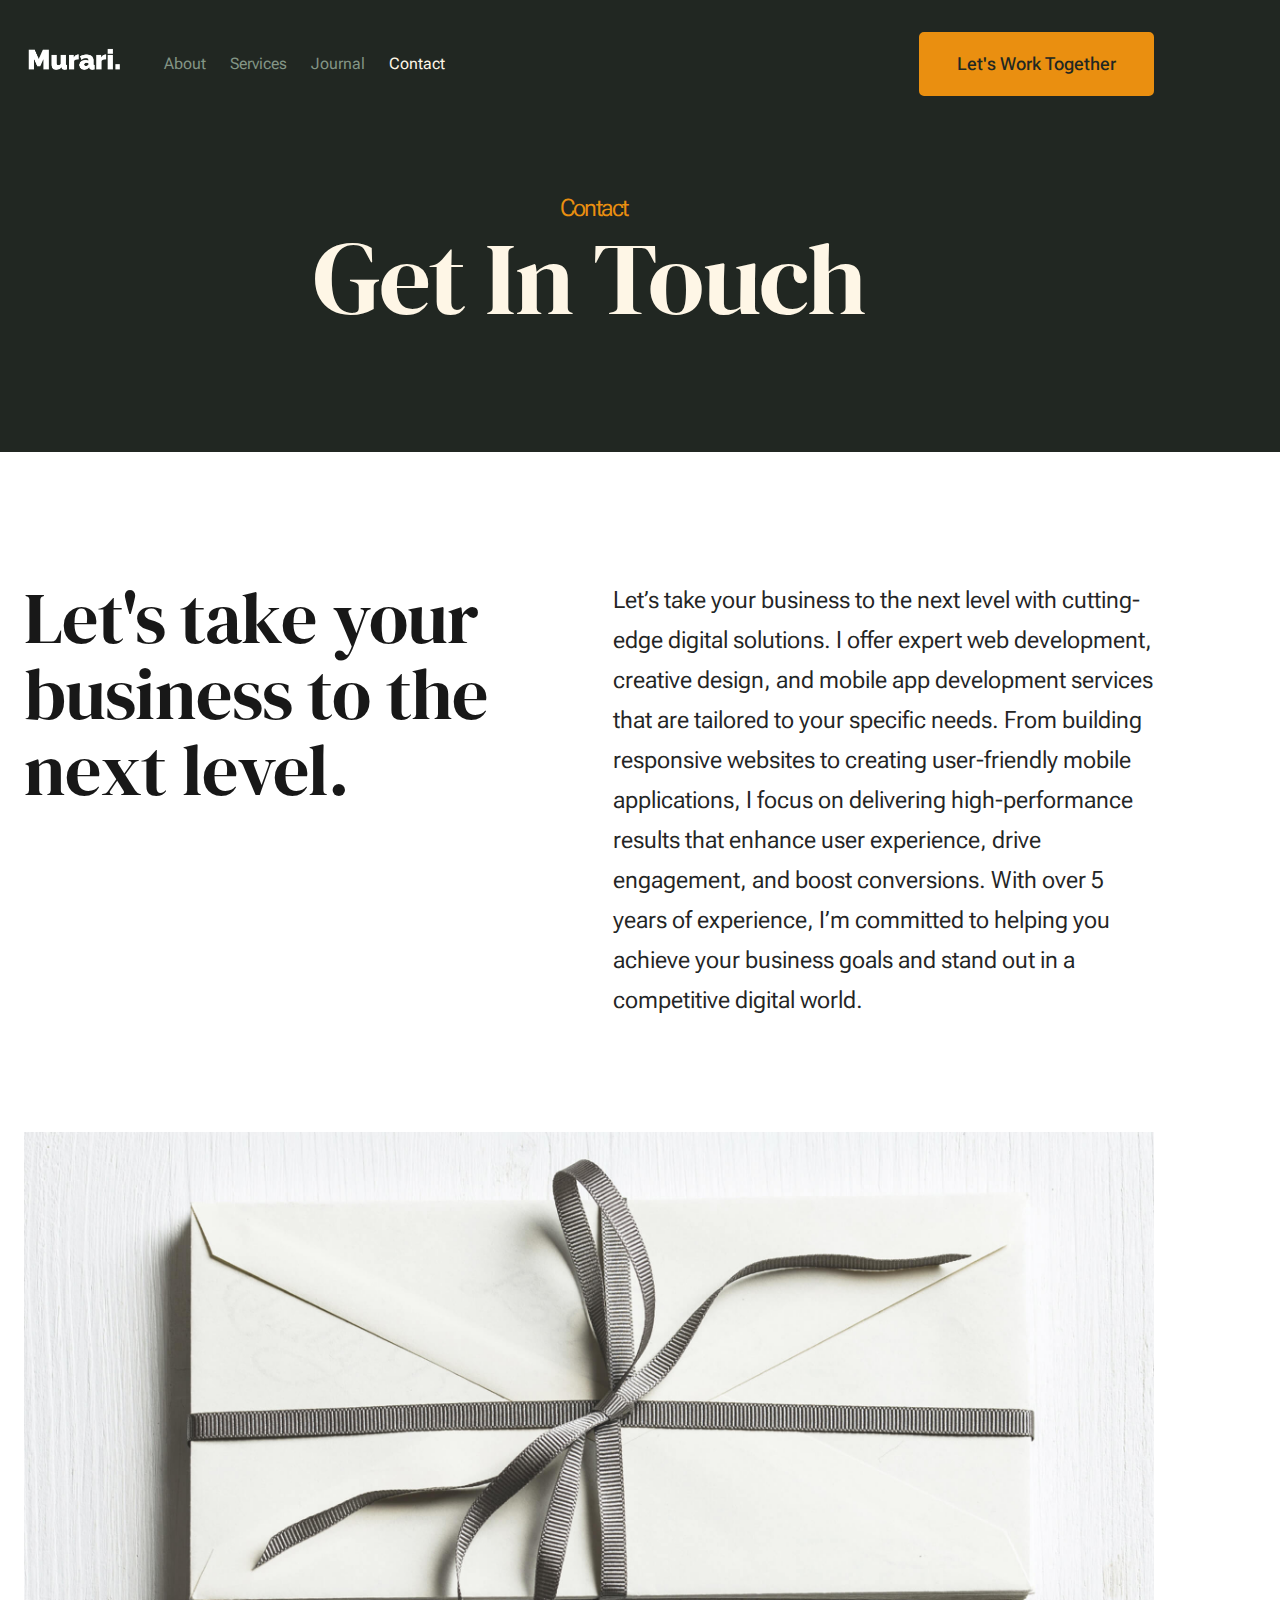
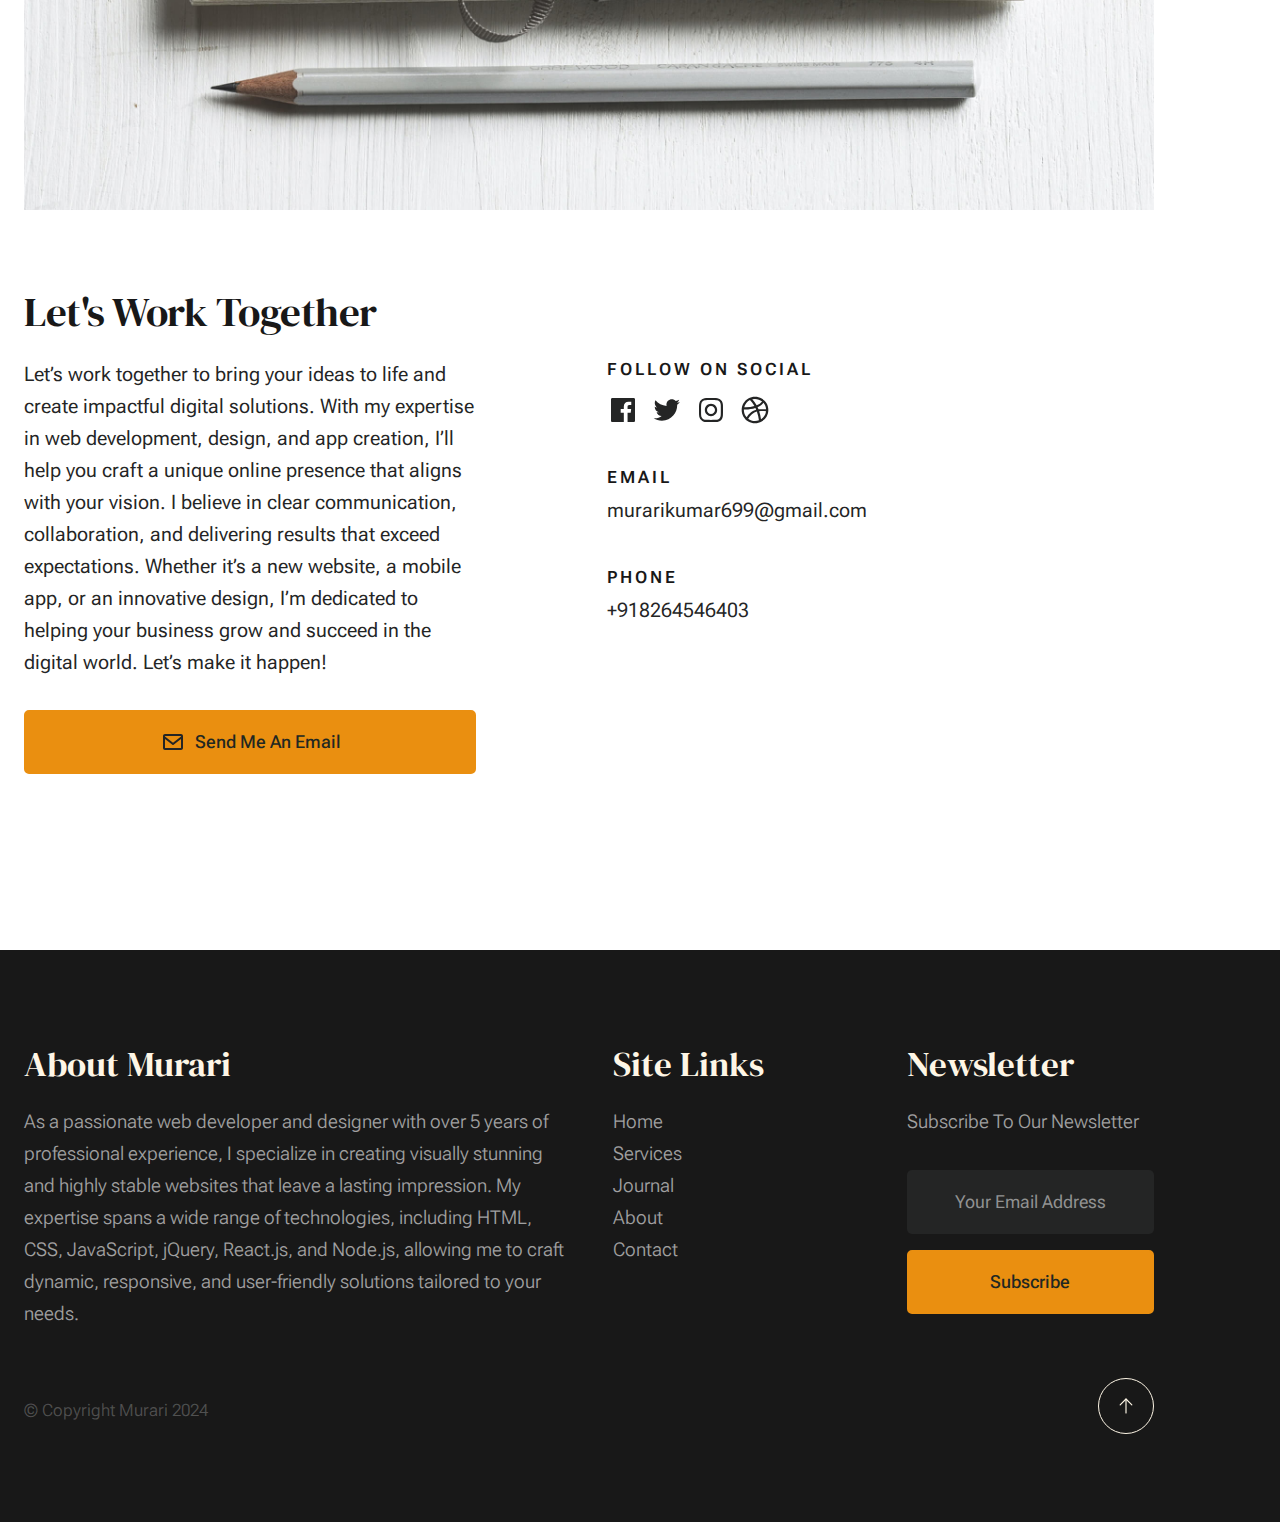
<file: contact.html>
<!DOCTYPE html>
<html lang="en" class="no-js">

<head>

    <!--- basic page needs
    ================================================== -->
    <meta charset="utf-8">
    <meta name="viewport" content="width=device-width, initial-scale=1">
    <title>Contact - Murari</title>

    <script>
        document.documentElement.classList.remove('no-js');
        document.documentElement.classList.add('js');
    </script>

    <!-- CSS
    ================================================== -->
    <link rel="stylesheet" href="css/vendor.css">
    <link rel="stylesheet" href="css/styles.css">

    <!-- favicons
    ================================================== -->
    <link rel="apple-touch-icon" sizes="180x180" href="apple-touch-icon.png">
    <link rel="icon" type="image/png" sizes="32x32" href="favicon-32x32.png">
    <link rel="icon" type="image/png" sizes="16x16" href="favicon-16x16.png">
    <link rel="manifest" href="site.webmanifest">

</head>


<body id="top">
    <!-- page wrap
    ================================================== -->
    <div id="page" class="s-pagewrap">


        <!-- # site header 
        ================================================== -->
        <header class="s-header">
            <div class="row s-header__inner width-sixteen-col">

                <div class="s-header__block">
                    <div class="s-header__logo">
                        <a class="logo" href="index.html">
                            <img src="images/Mediamodifier-Design.png" alt="Homepage">
                        </a>
                    </div>

                    <a class="s-header__menu-toggle" href="#0"><span>Menu</span></a>
                </div> <!-- end s-header__block -->

                <nav class="s-header__nav">

                    <ul class="s-header__menu-links">
                        <li><a href="about.html">About</a></li>
                        <li><a href="services.html">Services</a></li>
                        <li><a href="blog.html">Journal</a></li>
                        <li class="current"><a href="contact.html">Contact</a></li>
                    </ul> <!-- s-header__menu-links -->

                    <div class="s-header__contact">
                        <a href="contact.html" class="btn btn--primary s-header__contact-btn">Let's Work Together</a>
                    </div> <!-- s-header__contact -->

                </nav> <!-- end s-header__nav -->

            </div> <!-- end s-header__inner -->
        </header> <!-- end s-header -->


        <!-- # site main content
        ================================================== -->
        <section id="content" class="s-content">

            <section class="s-pageheader pageheader">
                <div class="row">
                    <div class="column xl-12">
                        <h1 class="page-title">
                            <span class="page-title__small-type text-pretitle">Contact</span>
                            Get In Touch
                        </h1>
                    </div>
                </div>
            </section> <!--pageheader -->

            <section class="s-pagecontent pagecontent">

                <div class="row pageintro">
                    <div class="column xl-6 lg-12">
                        <h2 class="text-display-title">Let's take your business to the next level.</h2>
                    </div>
                    <div class="column xl-6 lg-12 u-flexitem-x-right">
                        <p class="lead">
                            Let’s take your business to the next level with cutting-edge digital solutions. I offer
                            expert web development, creative design, and mobile app development services that are
                            tailored to your specific needs. From building responsive websites to creating user-friendly
                            mobile applications, I focus on delivering high-performance results that enhance user
                            experience, drive engagement, and boost conversions. With over 5 years of experience, I’m
                            committed to helping you achieve your business goals and stand out in a competitive digital
                            world.
                        </p>
                    </div>
                </div> <!-- pageintro -->

                <div class="row pagemedia">
                    <d class="column xl-12">
                        <figure class="page-media">
                            <img src="images/thumbs/contact/contact-1200.jpg" srcset="images/thumbs/contact/contact-2400.jpg 2400w, 
                                             images/thumbs/contact/contact-1200.jpg 1200w, 
                                             images/thumbs/contact/contact-600.jpg 600w"
                                sizes="(max-width: 2400px) 100vw, 2400px" alt="">
                        </figure>
                    </d>
                </div> <!-- pagemedia -->

                <div class="row width-narrower pagemain">
                    <div class="column xl-12">
                        <h2>Let's Work Together</h2>

                        <div class="row">
                            <div class="column xl-6 md-12 contact-cta">
                                <p>
                                    Let’s work together to bring your ideas to life and create impactful digital
                                    solutions. With my expertise in web development, design, and app creation, I’ll help
                                    you craft a unique online presence that aligns with your vision. I believe in clear
                                    communication, collaboration, and delivering results that exceed expectations.
                                    Whether it’s a new website, a mobile app, or an innovative design, I’m dedicated to
                                    helping your business grow and succeed in the digital world. Let’s make it happen!
                                </p>

                                <a href="mailto:murarikumar699@gmail.com"
                                    class="btn btn--primary u-fullwidth contact-btn">
                                    <svg xmlns="http://www.w3.org/2000/svg" width="24" height="24" viewBox="0 0 24 24"
                                        style="fill: rgba(0, 0, 0, 1);transform: ;msFilter:;">
                                        <path
                                            d="M20 4H4c-1.103 0-2 .897-2 2v12c0 1.103.897 2 2 2h16c1.103 0 2-.897 2-2V6c0-1.103-.897-2-2-2zm0 2v.511l-8 6.223-8-6.222V6h16zM4 18V9.044l7.386 5.745a.994.994 0 0 0 1.228 0L20 9.044 20.002 18H4z">
                                        </path>
                                    </svg>
                                    Send Me An Email
                                </a>
                            </div>
                            <div class="column xl-5 md-12 u-flexitem-x-right">

                                <div class="contact-block">
                                    <h6>Follow On Social</h6>
                                    <ul class="contact-social social-list">
                                        <li>
                                            <a href="#0">
                                                <svg xmlns="http://www.w3.org/2000/svg" width="24" height="24"
                                                    viewBox="0 0 24 24"
                                                    style="fill:rgba(0, 0, 0, 1);transform:;-ms-filter:">
                                                    <path
                                                        d="M20,3H4C3.447,3,3,3.448,3,4v16c0,0.552,0.447,1,1,1h8.615v-6.96h-2.338v-2.725h2.338v-2c0-2.325,1.42-3.592,3.5-3.592 c0.699-0.002,1.399,0.034,2.095,0.107v2.42h-1.435c-1.128,0-1.348,0.538-1.348,1.325v1.735h2.697l-0.35,2.725h-2.348V21H20 c0.553,0,1-0.448,1-1V4C21,3.448,20.553,3,20,3z">
                                                    </path>
                                                </svg>
                                                <span class="u-screen-reader-text">Facebook</span>
                                            </a>
                                        </li>
                                        <li>
                                            <a href="#0">
                                                <svg xmlns="http://www.w3.org/2000/svg" width="24" height="24"
                                                    viewBox="0 0 24 24"
                                                    style="fill:rgba(0, 0, 0, 1);transform:;-ms-filter:">
                                                    <path
                                                        d="M19.633,7.997c0.013,0.175,0.013,0.349,0.013,0.523c0,5.325-4.053,11.461-11.46,11.461c-2.282,0-4.402-0.661-6.186-1.809 c0.324,0.037,0.636,0.05,0.973,0.05c1.883,0,3.616-0.636,5.001-1.721c-1.771-0.037-3.255-1.197-3.767-2.793 c0.249,0.037,0.499,0.062,0.761,0.062c0.361,0,0.724-0.05,1.061-0.137c-1.847-0.374-3.23-1.995-3.23-3.953v-0.05 c0.537,0.299,1.16,0.486,1.82,0.511C3.534,9.419,2.823,8.184,2.823,6.787c0-0.748,0.199-1.434,0.548-2.032 c1.983,2.443,4.964,4.04,8.306,4.215c-0.062-0.3-0.1-0.611-0.1-0.923c0-2.22,1.796-4.028,4.028-4.028 c1.16,0,2.207,0.486,2.943,1.272c0.91-0.175,1.782-0.512,2.556-0.973c-0.299,0.935-0.936,1.721-1.771,2.22 c0.811-0.088,1.597-0.312,2.319-0.624C21.104,6.712,20.419,7.423,19.633,7.997z">
                                                    </path>
                                                </svg>
                                                <span class="u-screen-reader-text">Twitter</span>
                                            </a>
                                        </li>
                                        <li>
                                            <a href="#0">
                                                <svg xmlns="http://www.w3.org/2000/svg" width="24" height="24"
                                                    viewBox="0 0 24 24"
                                                    style="fill:rgba(0, 0, 0, 1);transform:;-ms-filter:">
                                                    <path
                                                        d="M11.999,7.377c-2.554,0-4.623,2.07-4.623,4.623c0,2.554,2.069,4.624,4.623,4.624c2.552,0,4.623-2.07,4.623-4.624 C16.622,9.447,14.551,7.377,11.999,7.377L11.999,7.377z M11.999,15.004c-1.659,0-3.004-1.345-3.004-3.003 c0-1.659,1.345-3.003,3.004-3.003s3.002,1.344,3.002,3.003C15.001,13.659,13.658,15.004,11.999,15.004L11.999,15.004z">
                                                    </path>
                                                    <circle cx="16.806" cy="7.207" r="1.078"></circle>
                                                    <path
                                                        d="M20.533,6.111c-0.469-1.209-1.424-2.165-2.633-2.632c-0.699-0.263-1.438-0.404-2.186-0.42 c-0.963-0.042-1.268-0.054-3.71-0.054s-2.755,0-3.71,0.054C7.548,3.074,6.809,3.215,6.11,3.479C4.9,3.946,3.945,4.902,3.477,6.111 c-0.263,0.7-0.404,1.438-0.419,2.186c-0.043,0.962-0.056,1.267-0.056,3.71c0,2.442,0,2.753,0.056,3.71 c0.015,0.748,0.156,1.486,0.419,2.187c0.469,1.208,1.424,2.164,2.634,2.632c0.696,0.272,1.435,0.426,2.185,0.45 c0.963,0.042,1.268,0.055,3.71,0.055s2.755,0,3.71-0.055c0.747-0.015,1.486-0.157,2.186-0.419c1.209-0.469,2.164-1.424,2.633-2.633 c0.263-0.7,0.404-1.438,0.419-2.186c0.043-0.962,0.056-1.267,0.056-3.71s0-2.753-0.056-3.71C20.941,7.57,20.801,6.819,20.533,6.111z M19.315,15.643c-0.007,0.576-0.111,1.147-0.311,1.688c-0.305,0.787-0.926,1.409-1.712,1.711c-0.535,0.199-1.099,0.303-1.67,0.311 c-0.95,0.044-1.218,0.055-3.654,0.055c-2.438,0-2.687,0-3.655-0.055c-0.569-0.007-1.135-0.112-1.669-0.311 c-0.789-0.301-1.414-0.923-1.719-1.711c-0.196-0.534-0.302-1.099-0.311-1.669c-0.043-0.95-0.053-1.218-0.053-3.654 c0-2.437,0-2.686,0.053-3.655c0.007-0.576,0.111-1.146,0.311-1.687c0.305-0.789,0.93-1.41,1.719-1.712 c0.534-0.198,1.1-0.303,1.669-0.311c0.951-0.043,1.218-0.055,3.655-0.055c2.437,0,2.687,0,3.654,0.055 c0.571,0.007,1.135,0.112,1.67,0.311c0.786,0.303,1.407,0.925,1.712,1.712c0.196,0.534,0.302,1.099,0.311,1.669 c0.043,0.951,0.054,1.218,0.054,3.655c0,2.436,0,2.698-0.043,3.654H19.315z">
                                                    </path>
                                                </svg>
                                                <span class="u-screen-reader-text">Instagram</span>
                                            </a>
                                        </li>
                                        <li>
                                            <a href="#0">
                                                <svg xmlns="http://www.w3.org/2000/svg" width="24" height="24"
                                                    viewBox="0 0 24 24"
                                                    style="fill: rgba(0, 0, 0, 1);transform: ;msFilter:;">
                                                    <path
                                                        d="M20.66 6.98a9.932 9.932 0 0 0-3.641-3.64C15.486 2.447 13.813 2 12 2s-3.486.447-5.02 1.34c-1.533.893-2.747 2.107-3.64 3.64S2 10.187 2 12s.446 3.487 1.34 5.02a9.924 9.924 0 0 0 3.641 3.64C8.514 21.553 10.187 22 12 22s3.486-.447 5.02-1.34a9.932 9.932 0 0 0 3.641-3.64C21.554 15.487 22 13.813 22 12s-.446-3.487-1.34-5.02zM12 3.66c2 0 3.772.64 5.32 1.919-.92 1.174-2.286 2.14-4.1 2.9-1.002-1.813-2.088-3.327-3.261-4.54A7.715 7.715 0 0 1 12 3.66zM5.51 6.8a8.116 8.116 0 0 1 2.711-2.22c1.212 1.201 2.325 2.7 3.34 4.5-2 .6-4.114.9-6.341.9-.573 0-1.006-.013-1.3-.04A8.549 8.549 0 0 1 5.51 6.8zM3.66 12c0-.054.003-.12.01-.2.007-.08.01-.146.01-.2.254.014.641.02 1.161.02 2.666 0 5.146-.367 7.439-1.1.187.373.381.793.58 1.26-1.32.293-2.674 1.006-4.061 2.14S6.4 16.247 5.76 17.5c-1.4-1.587-2.1-3.42-2.1-5.5zM12 20.34c-1.894 0-3.594-.587-5.101-1.759.601-1.187 1.524-2.322 2.771-3.401 1.246-1.08 2.483-1.753 3.71-2.02a29.441 29.441 0 0 1 1.56 6.62 8.166 8.166 0 0 1-2.94.56zm7.08-3.96a8.351 8.351 0 0 1-2.58 2.621c-.24-2.08-.7-4.107-1.379-6.081.932-.066 1.765-.1 2.5-.1.799 0 1.686.034 2.659.1a8.098 8.098 0 0 1-1.2 3.46zm-1.24-5c-1.16 0-2.233.047-3.22.14a27.053 27.053 0 0 0-.68-1.62c2.066-.906 3.532-2.006 4.399-3.3 1.2 1.414 1.854 3.027 1.96 4.84-.812-.04-1.632-.06-2.459-.06z">
                                                    </path>
                                                </svg>
                                                <span class="u-screen-reader-text">Dribbble</span>
                                            </a>
                                        </li>
                                    </ul> <!-- end s-footer__social -->
                                </div>

                                <div class="contact-block">
                                    <h6>Email</h6>
                                    <a href="mailto:#0">murarikumar699@gmail.com</a>
                                </div>

                                <div class="contact-block">
                                    <h6>Phone</h6>
                                    <ul class="contact-list">
                                        <li><a href="tel:197-543-2345">+918264546403</a></li>
                                    </ul>
                                </div>

                            </div>
                        </div>
                    </div>
                </div> <!-- end pagemain -->

            </section> <!-- pagecontent -->



        </section> <!-- s-content-->

        <!-- # footer 
        ================================================== -->
        <footer class="s-footer">
            <div class="row s-footer__content">
                <div class="column xl-6 lg-6 md-12 s-footer__block s-footer__about">
                    <h3>About Murari</h3>
                    <p>
                        As a passionate web developer and designer with over 5 years of professional experience, I
                        specialize in creating visually stunning and highly stable websites that leave a lasting
                        impression. My expertise spans a wide range of technologies, including HTML, CSS, JavaScript,
                        jQuery, React.js, and Node.js, allowing me to craft dynamic, responsive, and user-friendly
                        solutions tailored to your needs.
                    </p>
                </div>
                <div class="column xl-3 lg-6 md-12 s-footer__block s-footer__site-links">
                    <h3>Site Links</h3>
                    <ul class="link-list">
                        <li><a href="index.html">Home</a></li>
                        <li><a href="services.html">Services</a></li>
                        <li><a href="blog.html">Journal</a></li>
                        <li><a href="about.html">About</a></li>
                        <li><a href="contact.html">Contact</a></li>
                    </ul>
                </div>
                <div class="column xl-3 lg-6 md-12 tab-12 s-footer__block s-footer__newsletter">
                    <h3>Newsletter</h3>

                    <p>
                        Subscribe To Our Newsletter
                    </p>

                    <div class="subscribe-form">
                        <form id="mc-form" class="mc-form">
                            <input type="email" name="EMAIL" id="mce-EMAIL" class="u-fullwidth text-center"
                                placeholder="Your Email Address"
                                title="The domain portion of the email address is invalid (the portion after the @)."
                                pattern="^([^\x00-\x20\x22\x28\x29\x2c\x2e\x3a-\x3c\x3e\x40\x5b-\x5d\x7f-\xff]+|\x22([^\x0d\x22\x5c\x80-\xff]|\x5c[\x00-\x7f])*\x22)(\x2e([^\x00-\x20\x22\x28\x29\x2c\x2e\x3a-\x3c\x3e\x40\x5b-\x5d\x7f-\xff]+|\x22([^\x0d\x22\x5c\x80-\xff]|\x5c[\x00-\x7f])*\x22))*\x40([^\x00-\x20\x22\x28\x29\x2c\x2e\x3a-\x3c\x3e\x40\x5b-\x5d\x7f-\xff]+|\x5b([^\x0d\x5b-\x5d\x80-\xff]|\x5c[\x00-\x7f])*\x5d)(\x2e([^\x00-\x20\x22\x28\x29\x2c\x2e\x3a-\x3c\x3e\x40\x5b-\x5d\x7f-\xff]+|\x5b([^\x0d\x5b-\x5d\x80-\xff]|\x5c[\x00-\x7f])*\x5d))*(\.\w{2,})+$"
                                required>
                            <input type="submit" name="subscribe" value="Subscribe"
                                class="btn btn--primary btn--small u-fullwidth">
                            <!-- <div style="position: absolute; left: -5000px;" aria-hidden="true"><input type="text" name="b_cdb7b577e41181934ed6a6a44_9a91cfe7b3" tabindex="-1" value=""></div> -->
                            <div class="mc-status"></div>
                        </form>
                    </div>
                </div>

            </div>

            <div class="row s-footer__bottom">

                <div class="column xl-6 lg-12">
                    <p class="ss-copyright">
                        <span>© Copyright Murari 2024</span>
                    </p>
                </div>

                <div class="ss-go-top">
                    <a class="smoothscroll" title="Back to Top" href="#top">
                        <svg xmlns="http://www.w3.org/2000/svg" viewBox="0 0 24 24" width="36" height="36" fill="none"
                            stroke="#ffffff" stroke-width="1" stroke-linecap="round" stroke-linejoin="round">
                            <polyline points="17 11 12 6 7 11"></polyline>
                            <line x1="12" y1="18" x2="12" y2="6"></line>
                        </svg>
                    </a>
                </div> <!-- end ss-go-top -->
            </div>

        </footer> <!-- end s-footer -->

    </div> <!-- end page-wrap -->

    <!-- Java Script
    ================================================== -->
    <script src="js/plugins.js"></script>
    <script src="js/main.js"></script>

</body>

</html>
</file>
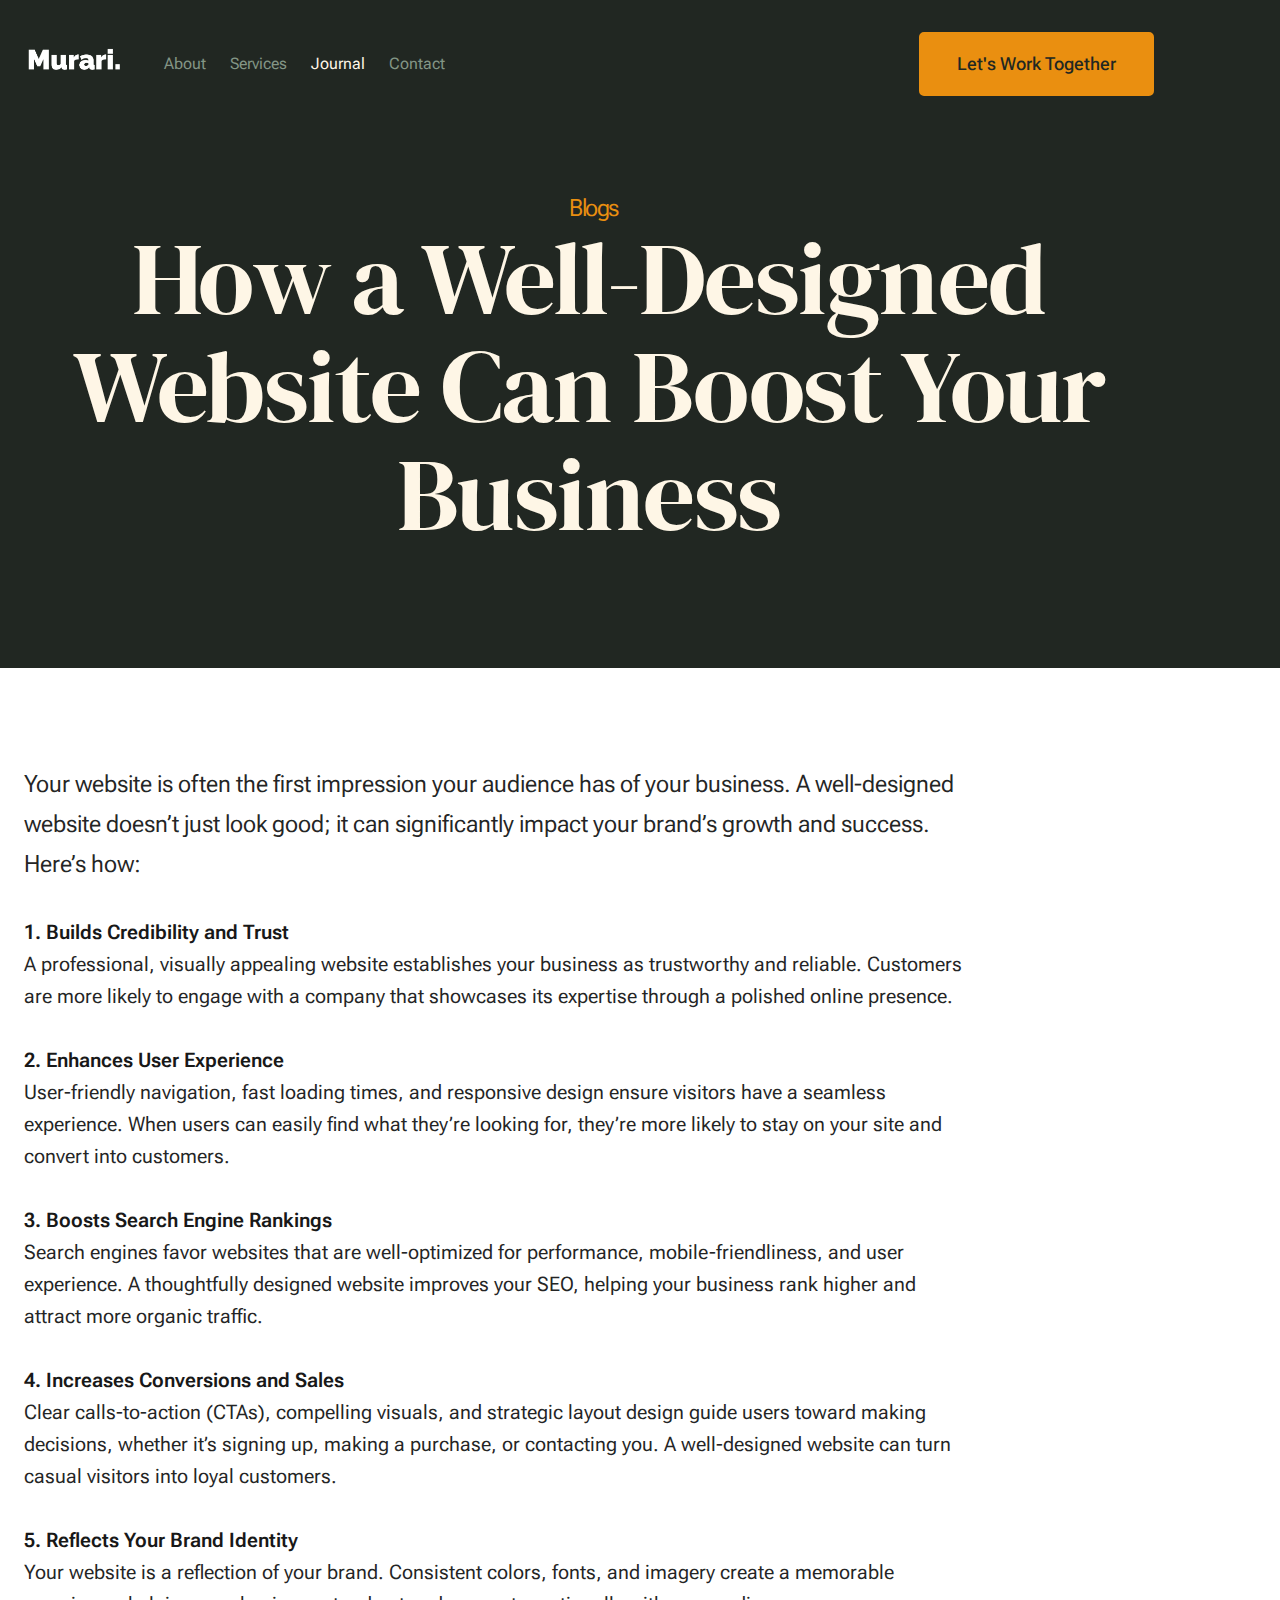
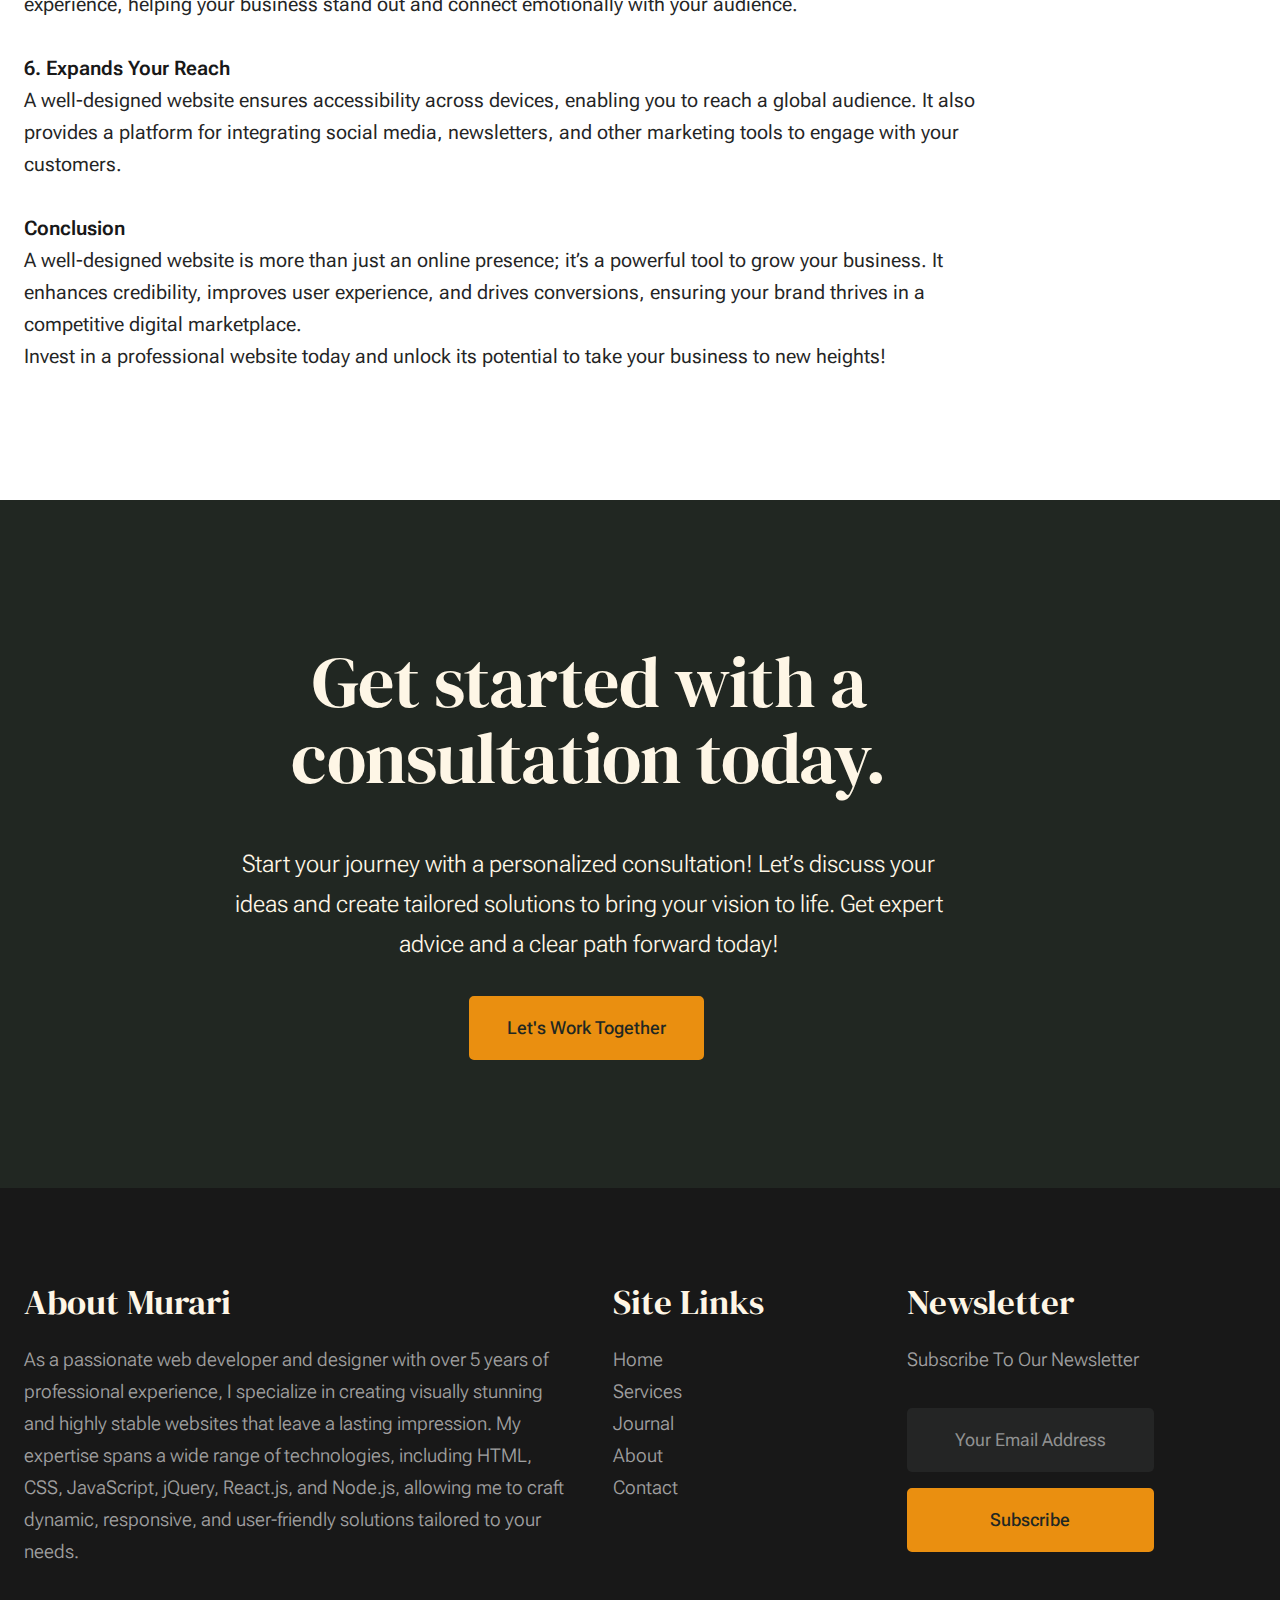
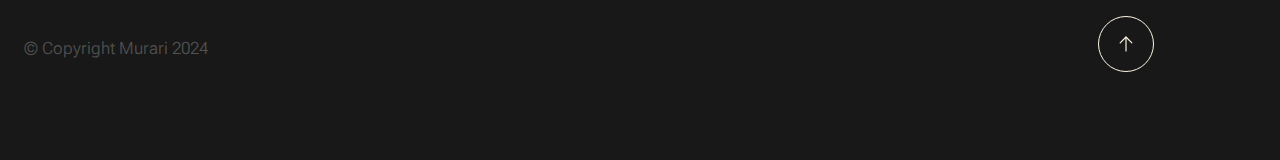
<file: How-a-Well-Designed-Website-Can-Boost-Your-Business.html>
<!DOCTYPE html>
<html lang="en" class="no-js">

<head>

    <!--- basic page needs
    ================================================== -->
    <meta charset="utf-8">
    <meta name="viewport" content="width=device-width, initial-scale=1">
    <title>Single - Murari</title>

    <script>
        document.documentElement.classList.remove('no-js');
        document.documentElement.classList.add('js');
    </script>

    <!-- CSS
    ================================================== -->
    <link rel="stylesheet" href="css/vendor.css">
    <link rel="stylesheet" href="css/styles.css">

    <!-- favicons
    ================================================== -->
    <link rel="apple-touch-icon" sizes="180x180" href="apple-touch-icon.png">
    <link rel="icon" type="image/png" sizes="32x32" href="favicon-32x32.png">
    <link rel="icon" type="image/png" sizes="16x16" href="favicon-16x16.png">
    <link rel="manifest" href="site.webmanifest">

</head>


<body id="top">


    <!-- preloader
    ================================================== -->
    <div id="preloader">
        <div id="loader" class="dots-fade">
            <div></div>
            <div></div>
            <div></div>
        </div>
    </div>


    <!-- page wrap
    ================================================== -->
    <div id="page" class="s-pagewrap">


        <!-- # site header 
        ================================================== -->
        <header class="s-header">

            <div class="row s-header__inner width-sixteen-col">

                <div class="s-header__block">
                    <div class="s-header__logo">
                        <a class="logo" href="index.html">
                            <img src="images/Mediamodifier-Design.png" alt="Homepage">
                        </a>
                    </div>

                    <a class="s-header__menu-toggle" href="#0"><span>Menu</span></a>
                </div> <!-- end s-header__block -->

                <nav class="s-header__nav">
                    <ul class="s-header__menu-links">
                        <li><a href="about.html">About</a></li>
                        <li><a href="services.html">Services</a></li>
                        <li class="current"><a href="blog.html">Journal</a></li>
                        <li><a href="contact.html">Contact</a></li>
                    </ul> <!-- s-header__menu-links -->

                    <div class="s-header__contact">
                        <a href="contact.html" class="btn btn--primary s-header__contact-btn">Let's Work Together</a>

                    </div> <!-- s-header__contact -->
                </nav> <!-- end s-header__nav -->

            </div> <!-- end s-header__inner -->

        </header> <!-- end s-header -->


        <!-- # site main content
        ================================================== -->
        <article id="content" class="s-content entry">

            <section class="s-pageheader pageheader">
                <div class="row">
                    <div class="column xl-12">
                        <h1 class="page-title">
                            <span class="page-title__small-type text-pretitle">Blogs</span>
                            How a Well-Designed Website Can Boost Your Business
                        </h1>
                    </div>
                </div>
            </section> <!--pageheader -->



            <div class="s-pagecontent entry__content">
                <div class="row entry__primary width-narrower">
                    <div class="column xl-12">
                        <p class="lead">
                            Your website is often the first impression your audience has of your business. A
                            well-designed website doesn’t just look good; it can significantly impact your brand’s
                            growth and success. Here’s how:
                        </p>

                        <b>1. Builds Credibility and Trust</b>
                        <p>
                            A professional, visually appealing website establishes your business as trustworthy and
                            reliable. Customers are more likely to engage with a company that showcases its expertise
                            through a polished online presence.
                        </p>
                        <b>2. Enhances User Experience</b>
                        <p>
                            User-friendly navigation, fast loading times, and responsive design ensure visitors have a
                            seamless experience. When users can easily find what they’re looking for, they’re more
                            likely to stay on your site and convert into customers.
                        </p>

                        <b>3. Boosts Search Engine Rankings</b>
                        <p>
                            Search engines favor websites that are well-optimized for performance, mobile-friendliness,
                            and user experience. A thoughtfully designed website improves your SEO, helping your
                            business rank higher and attract more organic traffic.
                        </p>

                        <b>4. Increases Conversions and Sales</b>
                        <p>
                            Clear calls-to-action (CTAs), compelling visuals, and strategic layout design guide users
                            toward making decisions, whether it’s signing up, making a purchase, or contacting you. A
                            well-designed website can turn casual visitors into loyal customers.
                        </p>

                        <b>5. Reflects Your Brand Identity</b>
                        <p>
                            Your website is a reflection of your brand. Consistent colors, fonts, and imagery create a
                            memorable experience, helping your business stand out and connect emotionally with your
                            audience.
                        </p>
                        <b>6. Expands Your Reach</b>
                        <p>
                            A well-designed website ensures accessibility across devices, enabling you to reach a global
                            audience. It also provides a platform for integrating social media, newsletters, and other
                            marketing tools to engage with your customers.
                        </p>

                        <b>Conclusion</b>
                        <p>
                            A well-designed website is more than just an online presence; it’s a powerful tool to grow
                            your business. It enhances credibility, improves user experience, and drives conversions,
                            ensuring your brand thrives in a competitive digital marketplace.
                            <br>
                            Invest in a professional website today and unlock its potential to take your business to new
                            heights!
                        </p>

                    </div> <!-- end column-->
                </div> <!-- end entry__primary -->

            </div> <!-- end entry__content -->

        </article> <!-- s-content entry-->


        <!-- # cta
        ================================================== -->
        <section id="cta" class="s-cta">

            <div class="row row-x-center text-center">
                <div class="column xl-8 lg-12">

                    <div class="s-cta__content">
                        <h2 class="text-display-title">
                            Get started with a consultation today.
                        </h2>
                        <p class="lead">
                            Start your journey with a personalized consultation! Let’s discuss your ideas and create
                            tailored solutions to bring your vision to life. Get expert advice and a clear path forward
                            today!
                        </p>
                        <a href="contact.html" class="btn btn--primary">Let's Work Together</a>
                    </div>

                </div>
            </div>

        </section> <!-- end s-cta -->


        <!-- # footer 
        ================================================== -->
        <footer class="s-footer">
            <div class="row s-footer__content">
                <div class="column xl-6 lg-6 md-12 s-footer__block s-footer__about">
                    <h3>About Murari</h3>
                    <p>
                        As a passionate web developer and designer with over 5 years of professional experience, I
                        specialize in creating visually stunning and highly stable websites that leave a lasting
                        impression. My expertise spans a wide range of technologies, including HTML, CSS, JavaScript,
                        jQuery, React.js, and Node.js, allowing me to craft dynamic, responsive, and user-friendly
                        solutions tailored to your needs.
                    </p>
                </div>
                <div class="column xl-3 lg-6 md-12 s-footer__block s-footer__site-links">
                    <h3>Site Links</h3>
                    <ul class="link-list">
                        <li><a href="index.html">Home</a></li>
                        <li><a href="services.html">Services</a></li>
                        <li><a href="blog.html">Journal</a></li>
                        <li><a href="about.html">About</a></li>
                        <li><a href="contact.html">Contact</a></li>
                    </ul>
                </div>
                <div class="column xl-3 lg-6 md-12 tab-12 s-footer__block s-footer__newsletter">
                    <h3>Newsletter</h3>

                    <p>
                        Subscribe To Our Newsletter
                    </p>

                    <div class="subscribe-form">
                        <form id="mc-form" class="mc-form">
                            <input type="email" name="EMAIL" id="mce-EMAIL" class="u-fullwidth text-center"
                                placeholder="Your Email Address"
                                title="The domain portion of the email address is invalid (the portion after the @)."
                                pattern="^([^\x00-\x20\x22\x28\x29\x2c\x2e\x3a-\x3c\x3e\x40\x5b-\x5d\x7f-\xff]+|\x22([^\x0d\x22\x5c\x80-\xff]|\x5c[\x00-\x7f])*\x22)(\x2e([^\x00-\x20\x22\x28\x29\x2c\x2e\x3a-\x3c\x3e\x40\x5b-\x5d\x7f-\xff]+|\x22([^\x0d\x22\x5c\x80-\xff]|\x5c[\x00-\x7f])*\x22))*\x40([^\x00-\x20\x22\x28\x29\x2c\x2e\x3a-\x3c\x3e\x40\x5b-\x5d\x7f-\xff]+|\x5b([^\x0d\x5b-\x5d\x80-\xff]|\x5c[\x00-\x7f])*\x5d)(\x2e([^\x00-\x20\x22\x28\x29\x2c\x2e\x3a-\x3c\x3e\x40\x5b-\x5d\x7f-\xff]+|\x5b([^\x0d\x5b-\x5d\x80-\xff]|\x5c[\x00-\x7f])*\x5d))*(\.\w{2,})+$"
                                required>
                            <input type="submit" name="subscribe" value="Subscribe"
                                class="btn btn--primary btn--small u-fullwidth">
                            <!-- <div style="position: absolute; left: -5000px;" aria-hidden="true"><input type="text" name="b_cdb7b577e41181934ed6a6a44_9a91cfe7b3" tabindex="-1" value=""></div> -->
                            <div class="mc-status"></div>
                        </form>
                    </div>
                </div>
            </div>

            <div class="row s-footer__bottom">
                <div class="column xl-6 lg-12">
                    <p class="ss-copyright">
                        <span>© Copyright Murari 2024</span>

                    </p>
                </div>

                <div class="ss-go-top">
                    <a class="smoothscroll" title="Back to Top" href="#top">
                        <svg xmlns="http://www.w3.org/2000/svg" viewBox="0 0 24 24" width="36" height="36" fill="none"
                            stroke="#ffffff" stroke-width="1" stroke-linecap="round" stroke-linejoin="round">
                            <polyline points="17 11 12 6 7 11"></polyline>
                            <line x1="12" y1="18" x2="12" y2="6"></line>
                        </svg>
                    </a>
                </div> <!-- end ss-go-top -->
            </div>

        </footer> <!-- end s-footer -->

    </div> <!-- end page-wrap -->

    <!-- Java Script
    ================================================== -->
    <script src="js/plugins.js"></script>
    <script src="js/main.js"></script>

</body>

</html>
</file>
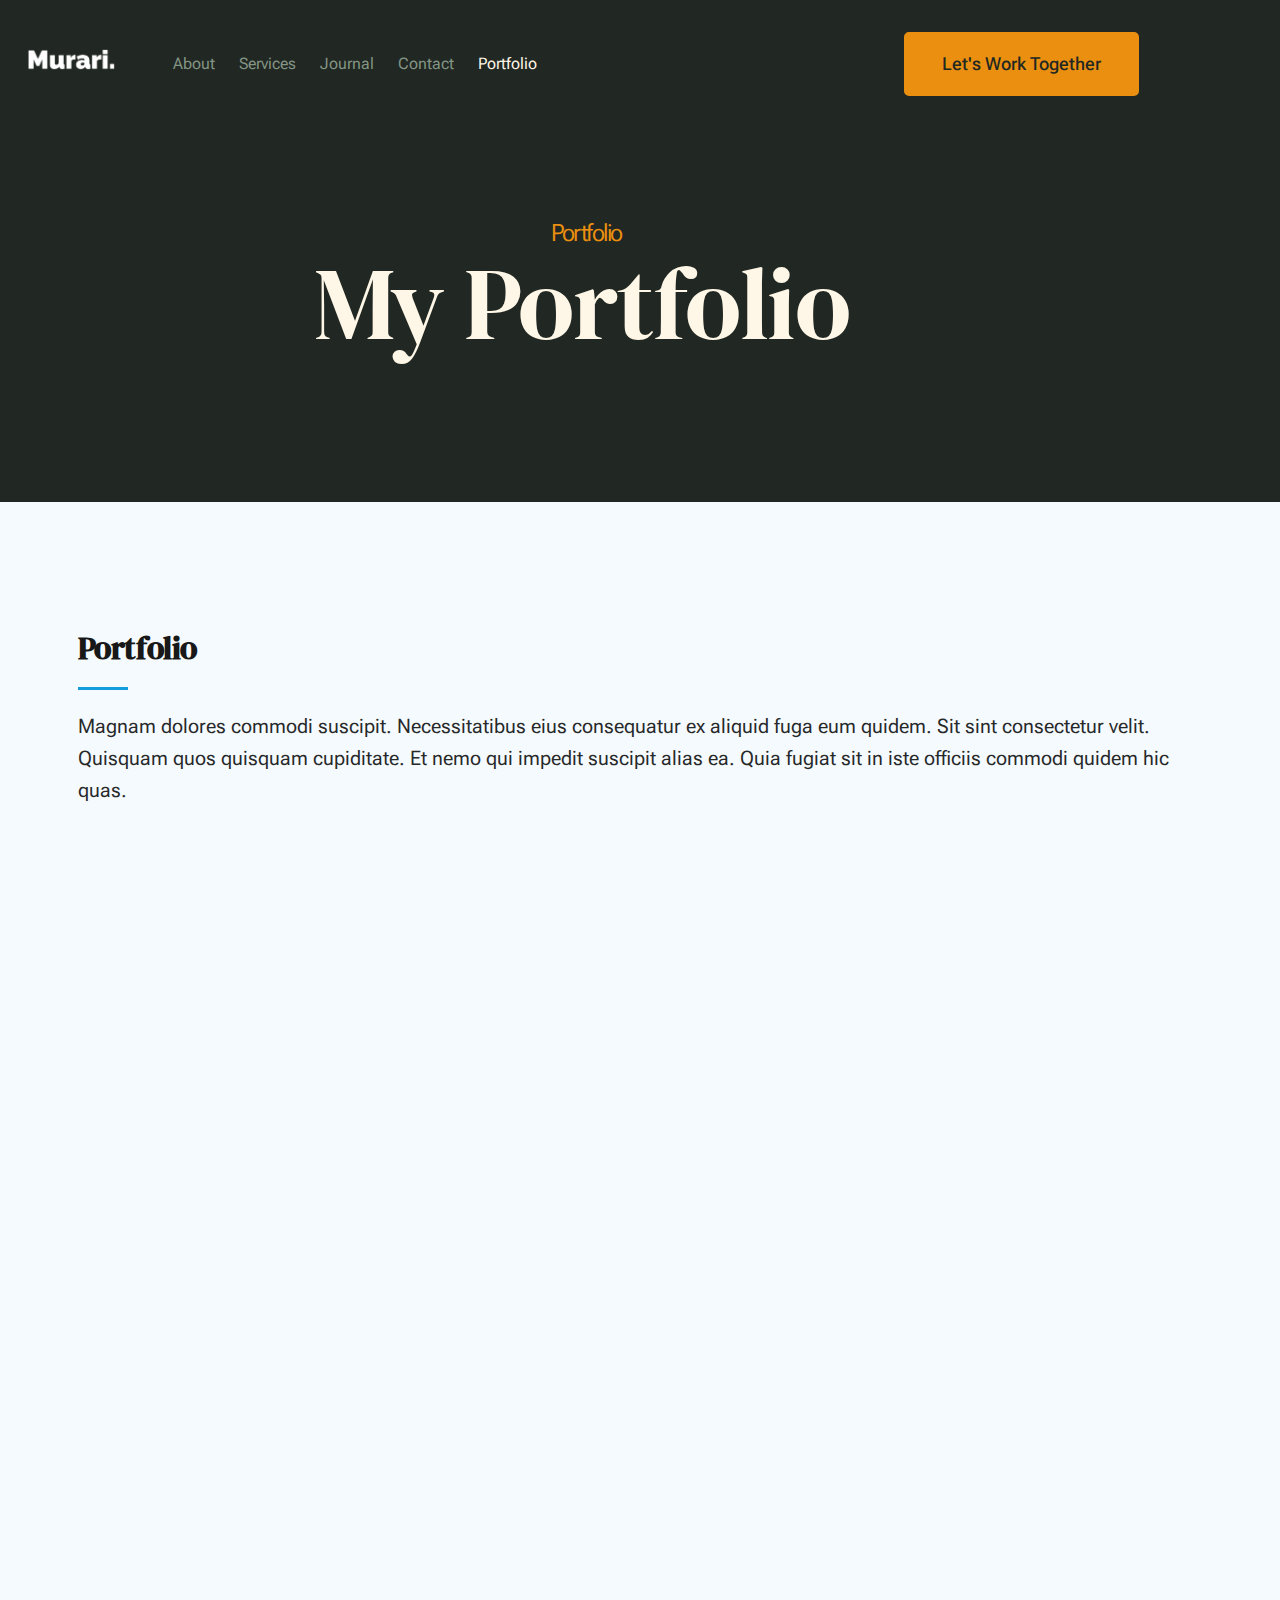
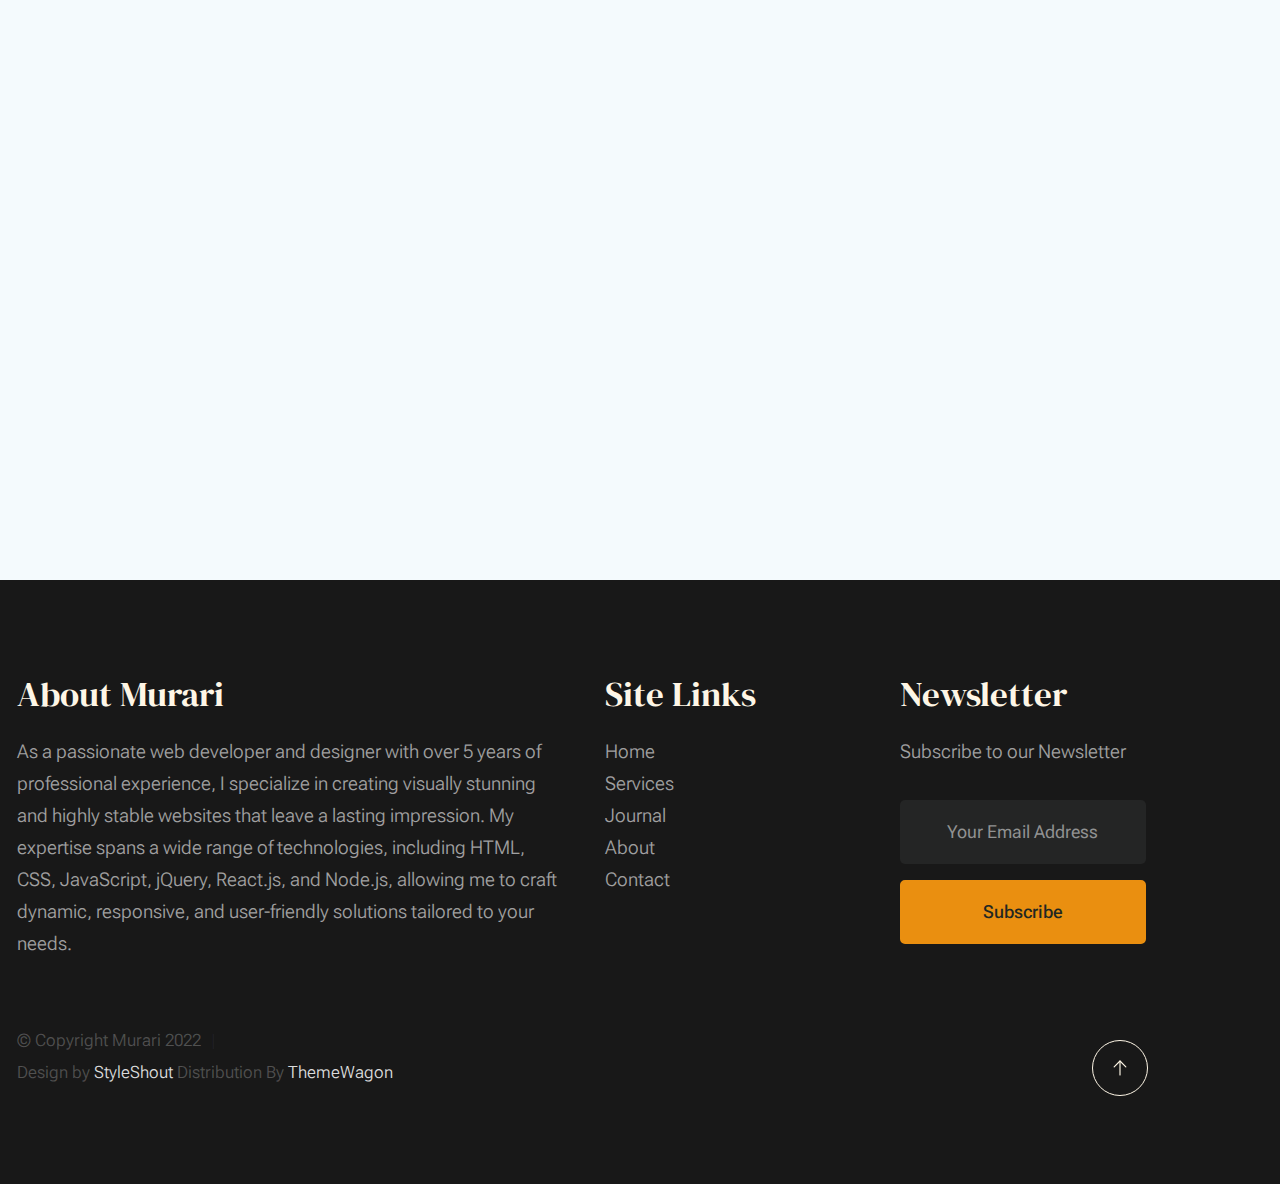
<file: portfolio-details.html>
<!DOCTYPE html>
<html lang="en">

<head>
  <meta charset="utf-8">
  <meta content="width=device-width, initial-scale=1.0" name="viewport">
  <title>Portfolio Details - iPortfolio Bootstrap Template</title>
  <meta content="" name="description">
  <meta content="" name="keywords">

  <!-- Favicons -->
  <link href="assets/img/favicon.png" rel="icon">
  <link href="assets/img/apple-touch-icon.png" rel="apple-touch-icon">

  <!-- Fonts -->
  <link href="https://fonts.googleapis.com" rel="preconnect">
  <link href="https://fonts.gstatic.com" rel="preconnect" crossorigin>
  <link
    href="https://fonts.googleapis.com/css2?family=Roboto:ital,wght@0,100;0,300;0,400;0,500;0,700;0,900;1,100;1,300;1,400;1,500;1,700;1,900&family=Poppins:ital,wght@0,100;0,200;0,300;0,400;0,500;0,600;0,700;0,800;0,900;1,100;1,200;1,300;1,400;1,500;1,600;1,700;1,800;1,900&family=Raleway:ital,wght@0,100;0,200;0,300;0,400;0,500;0,600;0,700;0,800;0,900;1,100;1,200;1,300;1,400;1,500;1,600;1,700;1,800;1,900&display=swap"
    rel="stylesheet">

  <!-- Vendor CSS Files -->
  <link href="assets/vendor/bootstrap/css/bootstrap.min.css" rel="stylesheet">
  <link href="assets/vendor/bootstrap-icons/bootstrap-icons.css" rel="stylesheet">
  <link href="assets/vendor/aos/aos.css" rel="stylesheet">
  <link href="assets/vendor/glightbox/css/glightbox.min.css" rel="stylesheet">
  <link href="assets/vendor/swiper/swiper-bundle.min.css" rel="stylesheet">

  <!-- Main CSS File -->
  <link href="assets/css/main.css" rel="stylesheet">
  <link rel="stylesheet" href="css/vendor.css">
  <link rel="stylesheet" href="css/styles.css">

  <style>
    .s-header__block {
      z-index: 101;
      position: relative;
      width: 10.5rem;
      display: inline-block;
    }

    .s-pageheader .page-title {
      background-color: hsla(127, 8%, 14%, 1);
    }

    .ss-go-top {
      width: 62px;
    }

    @media screen and (max-width: 900px) {
      .s-header__block {
        width: 100%;
        height: var(--header-height);
        box-shadow: var(--box-shadow);
        border-bottom: 1px solid rgba(255, 255, 255, 0.05);
      }
    }

    @media screen and (max-width: 600px) {
      .row {
        width: 92% !important;
      }
    }
  </style>
</head>

<body class="portfolio-details-page">

  <header class="s-header">
    <div class="row s-header__inner width-sixteen-col">

      <div class="s-header__block">
        <div class="s-header__logo">
          <a class="logo" href="index.html">
            <img src="images/Mediamodifier-Design.png" alt="Homepage">
          </a>
        </div>

        <a class="s-header__menu-toggle" href="#0"><span>Menu</span></a>
      </div> <!-- end s-header__block -->

      <nav class="s-header__nav">

        <ul class="s-header__menu-links">
          <li><a href="about.html">About</a></li>
          <li><a href="services.html">Services</a></li>
          <li><a href="blog.html">Journal</a></li>
          <li><a href="contact.html">Contact</a></li>
          <li class="current"><a href="portfolio-details.html">Portfolio</a></li>
        </ul> <!-- s-header__menu-links -->

        <div class="s-header__contact">
          <a href="contact.html" class="btn btn--primary s-header__contact-btn">Let's Work Together</a>
        </div> <!-- s-header__contact -->

      </nav> <!-- end s-header__nav -->

    </div> <!-- end s-header__inner -->
  </header> <!-- end s-header -->

  <main class="main">

    <section id="content" class="s-content">

      <section class="s-pageheader pageheader">
        <div class="row">
          <div class="column xl-12">
            <h1 class="page-title">
              <span class="page-title__small-type text-pretitle">Portfolio</span>
              My Portfolio
            </h1>
          </div>
        </div>
      </section> <!--pageheader -->


      <!-- Portfolio Section -->
      <section id="portfolio" class="portfolio section light-background">

        <!-- Section Title -->
        <div class="container section-title" data-aos="fade-up">
          <h2>Portfolio</h2>
          <p>Magnam dolores commodi suscipit. Necessitatibus eius consequatur ex aliquid fuga eum quidem. Sit sint
            consectetur velit. Quisquam quos quisquam cupiditate. Et nemo qui impedit suscipit alias ea. Quia fugiat sit
            in iste officiis commodi quidem hic quas.</p>
        </div><!-- End Section Title -->

        <div class="container">

          <div class="isotope-layout" data-default-filter="*" data-layout="masonry" data-sort="original-order">

            <ul class="portfolio-filters isotope-filters" data-aos="fade-up" data-aos-delay="100">
              <li data-filter="*" class="filter-active">All</li>
              <li data-filter=".filter-app">App</li>
              <li data-filter=".filter-product">Product</li>
              <li data-filter=".filter-branding">Branding</li>
              <li data-filter=".filter-books">Books</li>
            </ul><!-- End Portfolio Filters -->

            <div class="row gy-4 isotope-container" data-aos="fade-up" data-aos-delay="200">

              <div class="col-lg-4 col-md-6 portfolio-item isotope-item filter-app">
                <div class="portfolio-content h-100">
                  <img src="assets/img/portfolio/app-1.jpg" class="img-fluid" alt="">
                  <div class="portfolio-info">
                    <h4>App 1</h4>
                    <p>Lorem ipsum, dolor sit amet consectetur</p>
                    <a href="assets/img/portfolio/app-1.jpg" title="App 1" data-gallery="portfolio-gallery-app"
                      class="glightbox preview-link"><i class="bi bi-zoom-in"></i></a>
                    <a href="portfolio-details.html" title="More Details" class="details-link"><i
                        class="bi bi-link-45deg"></i></a>
                  </div>
                </div>
              </div><!-- End Portfolio Item -->

              <div class="col-lg-4 col-md-6 portfolio-item isotope-item filter-product">
                <div class="portfolio-content h-100">
                  <img src="assets/img/portfolio/product-1.jpg" class="img-fluid" alt="">
                  <div class="portfolio-info">
                    <h4>Product 1</h4>
                    <p>Lorem ipsum, dolor sit amet consectetur</p>
                    <a href="assets/img/portfolio/product-1.jpg" title="Product 1"
                      data-gallery="portfolio-gallery-product" class="glightbox preview-link"><i
                        class="bi bi-zoom-in"></i></a>
                    <a href="portfolio-details.html" title="More Details" class="details-link"><i
                        class="bi bi-link-45deg"></i></a>
                  </div>
                </div>
              </div><!-- End Portfolio Item -->

              <div class="col-lg-4 col-md-6 portfolio-item isotope-item filter-branding">
                <div class="portfolio-content h-100">
                  <img src="assets/img/portfolio/branding-1.jpg" class="img-fluid" alt="">
                  <div class="portfolio-info">
                    <h4>Branding 1</h4>
                    <p>Lorem ipsum, dolor sit amet consectetur</p>
                    <a href="assets/img/portfolio/branding-1.jpg" title="Branding 1"
                      data-gallery="portfolio-gallery-branding" class="glightbox preview-link"><i
                        class="bi bi-zoom-in"></i></a>
                    <a href="portfolio-details.html" title="More Details" class="details-link"><i
                        class="bi bi-link-45deg"></i></a>
                  </div>
                </div>
              </div><!-- End Portfolio Item -->

              <div class="col-lg-4 col-md-6 portfolio-item isotope-item filter-books">
                <div class="portfolio-content h-100">
                  <img src="assets/img/portfolio/books-1.jpg" class="img-fluid" alt="">
                  <div class="portfolio-info">
                    <h4>Books 1</h4>
                    <p>Lorem ipsum, dolor sit amet consectetur</p>
                    <a href="assets/img/portfolio/books-1.jpg" title="Branding 1" data-gallery="portfolio-gallery-book"
                      class="glightbox preview-link"><i class="bi bi-zoom-in"></i></a>
                    <a href="portfolio-details.html" title="More Details" class="details-link"><i
                        class="bi bi-link-45deg"></i></a>
                  </div>
                </div>
              </div><!-- End Portfolio Item -->

              <div class="col-lg-4 col-md-6 portfolio-item isotope-item filter-app">
                <div class="portfolio-content h-100">
                  <img src="assets/img/portfolio/app-2.jpg" class="img-fluid" alt="">
                  <div class="portfolio-info">
                    <h4>App 2</h4>
                    <p>Lorem ipsum, dolor sit amet consectetur</p>
                    <a href="assets/img/portfolio/app-2.jpg" title="App 2" data-gallery="portfolio-gallery-app"
                      class="glightbox preview-link"><i class="bi bi-zoom-in"></i></a>
                    <a href="portfolio-details.html" title="More Details" class="details-link"><i
                        class="bi bi-link-45deg"></i></a>
                  </div>
                </div>
              </div><!-- End Portfolio Item -->

              <div class="col-lg-4 col-md-6 portfolio-item isotope-item filter-product">
                <div class="portfolio-content h-100">
                  <img src="assets/img/portfolio/product-2.jpg" class="img-fluid" alt="">
                  <div class="portfolio-info">
                    <h4>Product 2</h4>
                    <p>Lorem ipsum, dolor sit amet consectetur</p>
                    <a href="assets/img/portfolio/product-2.jpg" title="Product 2"
                      data-gallery="portfolio-gallery-product" class="glightbox preview-link"><i
                        class="bi bi-zoom-in"></i></a>
                    <a href="portfolio-details.html" title="More Details" class="details-link"><i
                        class="bi bi-link-45deg"></i></a>
                  </div>
                </div>
              </div><!-- End Portfolio Item -->

              <div class="col-lg-4 col-md-6 portfolio-item isotope-item filter-branding">
                <div class="portfolio-content h-100">
                  <img src="assets/img/portfolio/branding-2.jpg" class="img-fluid" alt="">
                  <div class="portfolio-info">
                    <h4>Branding 2</h4>
                    <p>Lorem ipsum, dolor sit amet consectetur</p>
                    <a href="assets/img/portfolio/branding-2.jpg" title="Branding 2"
                      data-gallery="portfolio-gallery-branding" class="glightbox preview-link"><i
                        class="bi bi-zoom-in"></i></a>
                    <a href="portfolio-details.html" title="More Details" class="details-link"><i
                        class="bi bi-link-45deg"></i></a>
                  </div>
                </div>
              </div><!-- End Portfolio Item -->

              <div class="col-lg-4 col-md-6 portfolio-item isotope-item filter-books">
                <div class="portfolio-content h-100">
                  <img src="assets/img/portfolio/books-2.jpg" class="img-fluid" alt="">
                  <div class="portfolio-info">
                    <h4>Books 2</h4>
                    <p>Lorem ipsum, dolor sit amet consectetur</p>
                    <a href="assets/img/portfolio/books-2.jpg" title="Branding 2" data-gallery="portfolio-gallery-book"
                      class="glightbox preview-link"><i class="bi bi-zoom-in"></i></a>
                    <a href="portfolio-details.html" title="More Details" class="details-link"><i
                        class="bi bi-link-45deg"></i></a>
                  </div>
                </div>
              </div><!-- End Portfolio Item -->

              <div class="col-lg-4 col-md-6 portfolio-item isotope-item filter-app">
                <div class="portfolio-content h-100">
                  <img src="assets/img/portfolio/app-3.jpg" class="img-fluid" alt="">
                  <div class="portfolio-info">
                    <h4>App 3</h4>
                    <p>Lorem ipsum, dolor sit amet consectetur</p>
                    <a href="assets/img/portfolio/app-3.jpg" title="App 3" data-gallery="portfolio-gallery-app"
                      class="glightbox preview-link"><i class="bi bi-zoom-in"></i></a>
                    <a href="portfolio-details.html" title="More Details" class="details-link"><i
                        class="bi bi-link-45deg"></i></a>
                  </div>
                </div>
              </div><!-- End Portfolio Item -->

              <div class="col-lg-4 col-md-6 portfolio-item isotope-item filter-product">
                <div class="portfolio-content h-100">
                  <img src="assets/img/portfolio/product-3.jpg" class="img-fluid" alt="">
                  <div class="portfolio-info">
                    <h4>Product 3</h4>
                    <p>Lorem ipsum, dolor sit amet consectetur</p>
                    <a href="assets/img/portfolio/product-3.jpg" title="Product 3"
                      data-gallery="portfolio-gallery-product" class="glightbox preview-link"><i
                        class="bi bi-zoom-in"></i></a>
                    <a href="portfolio-details.html" title="More Details" class="details-link"><i
                        class="bi bi-link-45deg"></i></a>
                  </div>
                </div>
              </div><!-- End Portfolio Item -->

              <div class="col-lg-4 col-md-6 portfolio-item isotope-item filter-branding">
                <div class="portfolio-content h-100">
                  <img src="assets/img/portfolio/branding-3.jpg" class="img-fluid" alt="">
                  <div class="portfolio-info">
                    <h4>Branding 3</h4>
                    <p>Lorem ipsum, dolor sit amet consectetur</p>
                    <a href="assets/img/portfolio/branding-3.jpg" title="Branding 2"
                      data-gallery="portfolio-gallery-branding" class="glightbox preview-link"><i
                        class="bi bi-zoom-in"></i></a>
                    <a href="portfolio-details.html" title="More Details" class="details-link"><i
                        class="bi bi-link-45deg"></i></a>
                  </div>
                </div>
              </div><!-- End Portfolio Item -->

              <div class="col-lg-4 col-md-6 portfolio-item isotope-item filter-books">
                <div class="portfolio-content h-100">
                  <img src="assets/img/portfolio/books-3.jpg" class="img-fluid" alt="">
                  <div class="portfolio-info">
                    <h4>Books 3</h4>
                    <p>Lorem ipsum, dolor sit amet consectetur</p>
                    <a href="assets/img/portfolio/books-3.jpg" title="Branding 3" data-gallery="portfolio-gallery-book"
                      class="glightbox preview-link"><i class="bi bi-zoom-in"></i></a>
                    <a href="portfolio-details.html" title="More Details" class="details-link"><i
                        class="bi bi-link-45deg"></i></a>
                  </div>
                </div>
              </div><!-- End Portfolio Item -->

            </div><!-- End Portfolio Container -->

          </div>

        </div>

      </section><!-- /Portfolio Section -->
    </section>




    <!-- # footer 
        ================================================== -->
    <footer class="s-footer">
      <div class="row s-footer__content">
        <div class="column xl-6 lg-6 md-12 s-footer__block s-footer__about">
          <h3>About Murari</h3>
          <p>
            As a passionate web developer and designer with over 5 years of professional experience, I
            specialize in creating visually stunning and highly stable websites that leave a lasting
            impression. My expertise spans a wide range of technologies, including HTML, CSS, JavaScript,
            jQuery, React.js, and Node.js, allowing me to craft dynamic, responsive, and user-friendly
            solutions tailored to your needs.
          </p>
        </div>
        <div class="column xl-3 lg-6 md-12 s-footer__block s-footer__site-links">
          <h3>Site Links</h3>
          <ul class="link-list">
            <li><a href="index.html">Home</a></li>
            <li><a href="services.html">Services</a></li>
            <li><a href="blog.html">Journal</a></li>
            <li><a href="about.html">About</a></li>
            <li><a href="contact.html">Contact</a></li>
          </ul>
        </div>
        <div class="column xl-3 lg-6 md-12 tab-12 s-footer__block s-footer__newsletter">
          <h3>Newsletter</h3>

          <p>
            Subscribe to our Newsletter
          </p>

          <div class="subscribe-form">
            <form id="mc-form" class="mc-form">
              <input type="email" name="EMAIL" id="mce-EMAIL" class="u-fullwidth text-center"
                placeholder="Your Email Address"
                title="The domain portion of the email address is invalid (the portion after the @)."
                pattern="^([^\x00-\x20\x22\x28\x29\x2c\x2e\x3a-\x3c\x3e\x40\x5b-\x5d\x7f-\xff]+|\x22([^\x0d\x22\x5c\x80-\xff]|\x5c[\x00-\x7f])*\x22)(\x2e([^\x00-\x20\x22\x28\x29\x2c\x2e\x3a-\x3c\x3e\x40\x5b-\x5d\x7f-\xff]+|\x22([^\x0d\x22\x5c\x80-\xff]|\x5c[\x00-\x7f])*\x22))*\x40([^\x00-\x20\x22\x28\x29\x2c\x2e\x3a-\x3c\x3e\x40\x5b-\x5d\x7f-\xff]+|\x5b([^\x0d\x5b-\x5d\x80-\xff]|\x5c[\x00-\x7f])*\x5d)(\x2e([^\x00-\x20\x22\x28\x29\x2c\x2e\x3a-\x3c\x3e\x40\x5b-\x5d\x7f-\xff]+|\x5b([^\x0d\x5b-\x5d\x80-\xff]|\x5c[\x00-\x7f])*\x5d))*(\.\w{2,})+$"
                required>
              <input type="submit" name="subscribe" value="Subscribe" class="btn btn--primary btn--small u-fullwidth">
              <!-- <div style="position: absolute; left: -5000px;" aria-hidden="true"><input type="text" name="b_cdb7b577e41181934ed6a6a44_9a91cfe7b3" tabindex="-1" value=""></div> -->
              <div class="mc-status"></div>
            </form>
          </div>
        </div>
      </div>

      <div class="row s-footer__bottom">

        <div class="column xl-6 lg-12">
          <p class="ss-copyright">
            <span>© Copyright Murari 2022</span>
            <span>Design by <a href="https://www.styleshout.com/">StyleShout</a> Distribution By <a
                href="https://themewagon.com">ThemeWagon</a></span>
          </p>
        </div>

        <div class="ss-go-top">
          <a class="smoothscroll scroll-top" id="scroll-top" title="Back to Top" href="#top">
            <svg xmlns="http://www.w3.org/2000/svg" viewBox="0 0 24 24" width="36" height="36" fill="none"
              stroke="#ffffff" stroke-width="1" stroke-linecap="round" stroke-linejoin="round">&lt;!--!
              Atomicons Free 1.00 by @atisalab License - https://atomicons.com/license/ (Icons: CC BY 4.0)
              Copyright 2021 Atomicons --&gt;<polyline points="17 11 12 6 7 11"></polyline>
              <line x1="12" y1="18" x2="12" y2="6"></line>
            </svg>
          </a>
        </div> <!-- end ss-go-top -->
      </div>

    </footer> <!-- end s-footer -->
    <!-- Scroll Top -->
    <!-- <a href="#" id="scroll-top" class="scroll-top d-flex align-items-center justify-content-center"><i
        class="bi bi-arrow-up-short"></i></a> -->

    <!-- Preloader -->
    <div id="preloader"></div>

    <!-- Vendor JS Files -->
    <script src="assets/vendor/bootstrap/js/bootstrap.bundle.min.js"></script>
    <script src="assets/vendor/php-email-form/validate.js"></script>
    <script src="assets/vendor/aos/aos.js"></script>
    <script src="assets/vendor/typed.js/typed.umd.js"></script>
    <script src="assets/vendor/purecounter/purecounter_vanilla.js"></script>
    <script src="assets/vendor/waypoints/noframework.waypoints.js"></script>
    <script src="assets/vendor/glightbox/js/glightbox.min.js"></script>
    <script src="assets/vendor/imagesloaded/imagesloaded.pkgd.min.js"></script>
    <script src="assets/vendor/isotope-layout/isotope.pkgd.min.js"></script>
    <script src="assets/vendor/swiper/swiper-bundle.min.js"></script>

    <!-- Main JS File -->
    <script src="assets/js/main.js"></script>
    <script src="js/plugins.js"></script>
    <script src="js/main.js"></script>

</body>

</html>
</file>
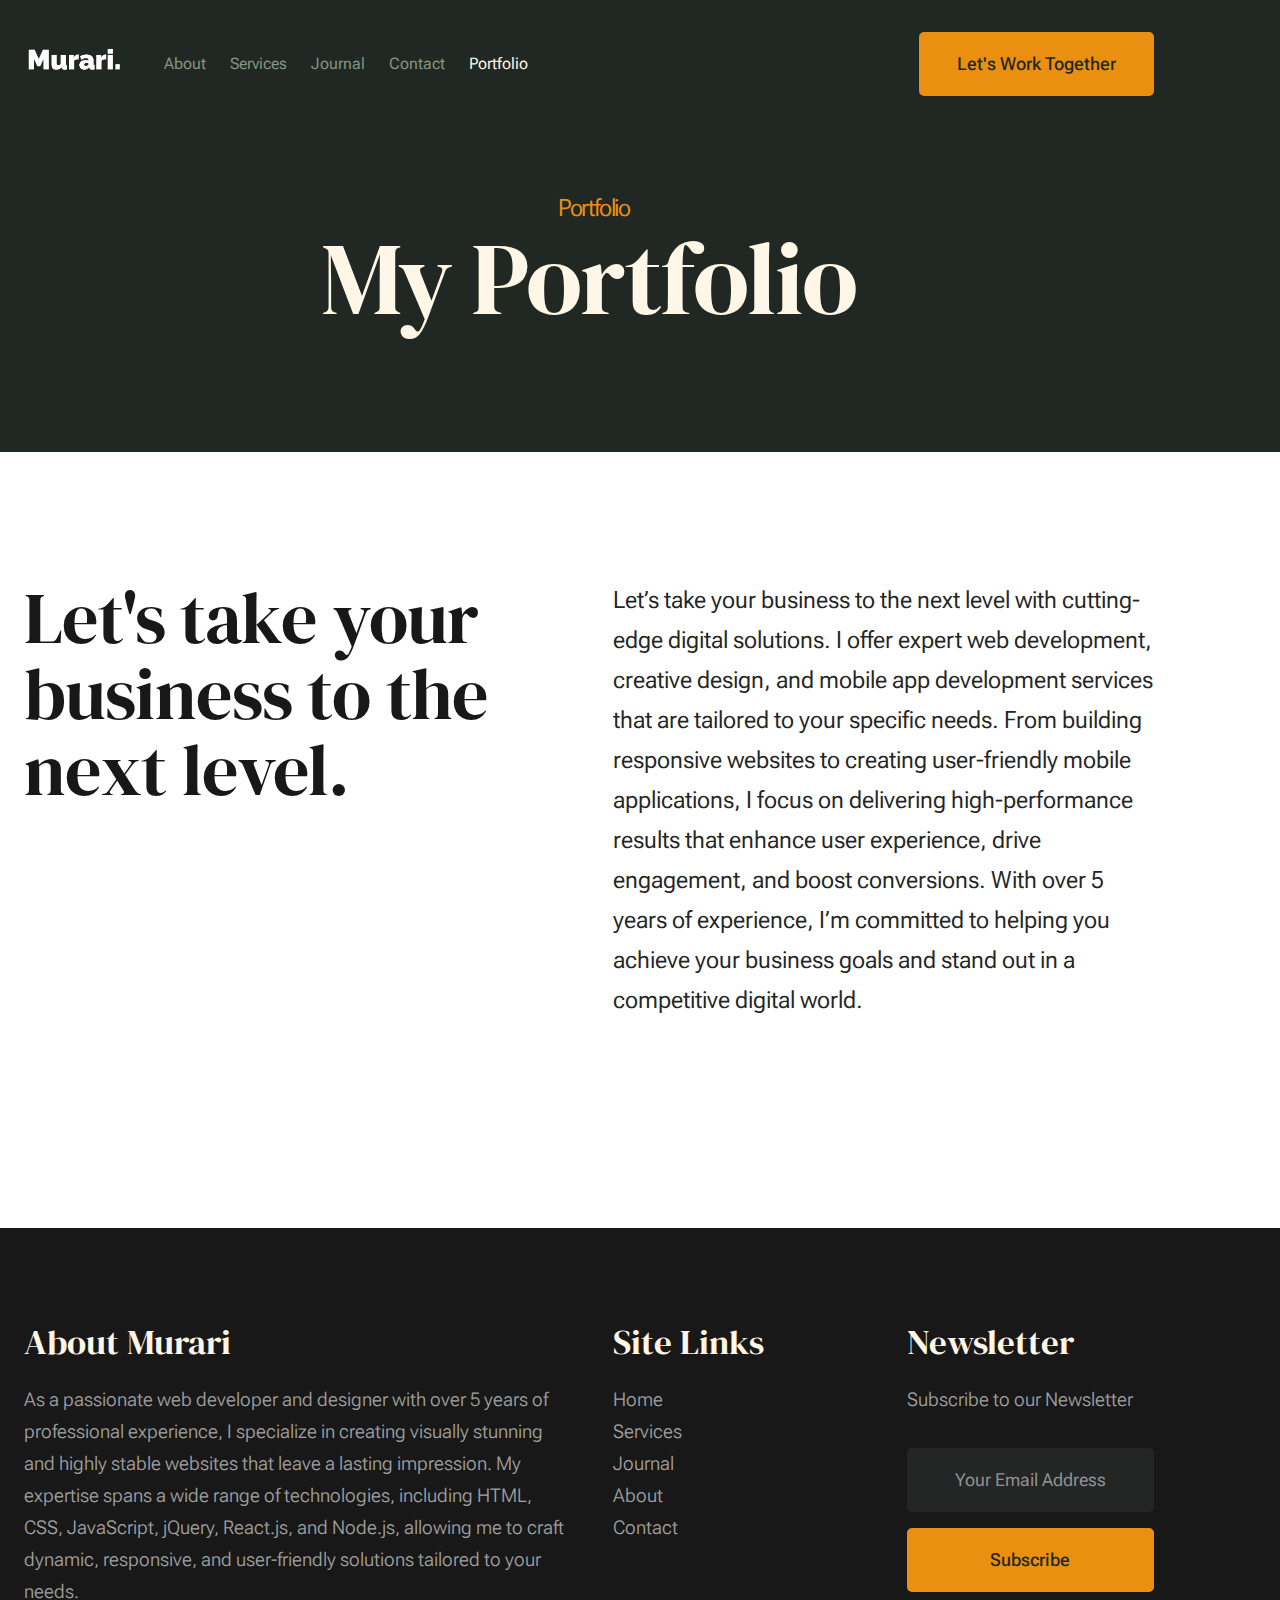
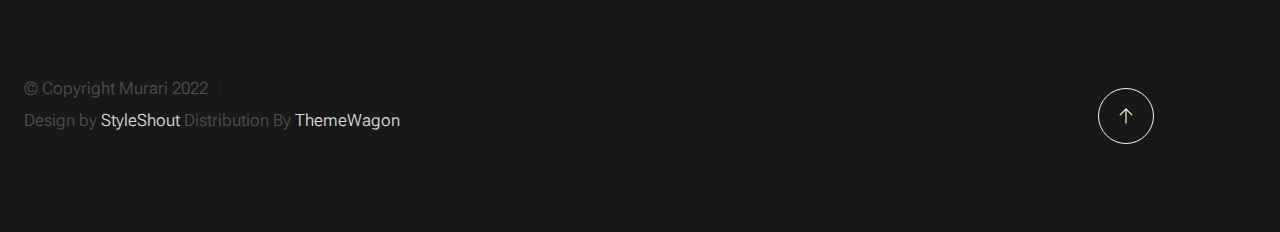
<file: portfolio.html>
<!DOCTYPE html>
<html lang="en" class="no-js">

<head>

    <!--- basic page needs
    ================================================== -->
    <meta charset="utf-8">
    <meta name="viewport" content="width=device-width, initial-scale=1">
    <title>Portfolio - Murari</title>

    <script>
        document.documentElement.classList.remove('no-js');
        document.documentElement.classList.add('js');
    </script>

    <!-- CSS
    ================================================== -->
    <link rel="stylesheet" href="css/vendor.css">
    <link rel="stylesheet" href="css/styles.css">

    <!-- favicons
    ================================================== -->
    <link rel="apple-touch-icon" sizes="180x180" href="apple-touch-icon.png">
    <link rel="icon" type="image/png" sizes="32x32" href="favicon-32x32.png">
    <link rel="icon" type="image/png" sizes="16x16" href="favicon-16x16.png">
    <link rel="manifest" href="site.webmanifest">

</head>


<body id="top">


    <!-- preloader
    ================================================== -->
    <div id="preloader">
        <div id="loader" class="dots-fade">
            <div></div>
            <div></div>
            <div></div>
        </div>
    </div>


    <!-- page wrap
    ================================================== -->
    <div id="page" class="s-pagewrap">


        <!-- # site header 
        ================================================== -->
        <header class="s-header">
            <div class="row s-header__inner width-sixteen-col">

                <div class="s-header__block">
                    <div class="s-header__logo">
                        <a class="logo" href="index.html">
                            <img src="images/Mediamodifier-Design.png" alt="Homepage">
                        </a>
                    </div>

                    <a class="s-header__menu-toggle" href="#0"><span>Menu</span></a>
                </div> <!-- end s-header__block -->

                <nav class="s-header__nav">

                    <ul class="s-header__menu-links">
                        <li><a href="about.html">About</a></li>
                        <li><a href="services.html">Services</a></li>
                        <li><a href="blog.html">Journal</a></li>
                        <li><a href="contact.html">Contact</a></li>
                        <li class="current"><a href="portfolio.html">Portfolio</a></li>
                    </ul> <!-- s-header__menu-links -->

                    <div class="s-header__contact">
                        <a href="contact.html" class="btn btn--primary s-header__contact-btn">Let's Work Together</a>
                    </div> <!-- s-header__contact -->

                </nav> <!-- end s-header__nav -->

            </div> <!-- end s-header__inner -->
        </header> <!-- end s-header -->


        <!-- # site main content
        ================================================== -->
        <section id="content" class="s-content">

            <section class="s-pageheader pageheader">
                <div class="row">
                    <div class="column xl-12">
                        <h1 class="page-title">
                            <span class="page-title__small-type text-pretitle">Portfolio</span>
                            My Portfolio
                        </h1>
                    </div>
                </div>
            </section> <!--pageheader -->

            <section class="s-pagecontent pagecontent">

                <div class="row pageintro">
                    <div class="column xl-6 lg-12">
                        <h2 class="text-display-title">Let's take your business to the next level.</h2>
                    </div>
                    <div class="column xl-6 lg-12 u-flexitem-x-right">
                        <p class="lead">
                            Let’s take your business to the next level with cutting-edge digital solutions. I offer
                            expert web development, creative design, and mobile app development services that are
                            tailored to your specific needs. From building responsive websites to creating user-friendly
                            mobile applications, I focus on delivering high-performance results that enhance user
                            experience, drive engagement, and boost conversions. With over 5 years of experience, I’m
                            committed to helping you achieve your business goals and stand out in a competitive digital
                            world.
                        </p>
                    </div>
                </div> <!-- pageintro -->


            </section> <!-- pagecontent -->



        </section> <!-- s-content-->

        <!-- # footer 
        ================================================== -->
        <footer class="s-footer">
            <div class="row s-footer__content">
                <div class="column xl-6 lg-6 md-12 s-footer__block s-footer__about">
                    <h3>About Murari</h3>
                    <p>
                        As a passionate web developer and designer with over 5 years of professional experience, I
                        specialize in creating visually stunning and highly stable websites that leave a lasting
                        impression. My expertise spans a wide range of technologies, including HTML, CSS, JavaScript,
                        jQuery, React.js, and Node.js, allowing me to craft dynamic, responsive, and user-friendly
                        solutions tailored to your needs.
                    </p>
                </div>
                <div class="column xl-3 lg-6 md-12 s-footer__block s-footer__site-links">
                    <h3>Site Links</h3>
                    <ul class="link-list">
                        <li><a href="index.html">Home</a></li>
                        <li><a href="services.html">Services</a></li>
                        <li><a href="blog.html">Journal</a></li>
                        <li><a href="about.html">About</a></li>
                        <li><a href="contact.html">Contact</a></li>
                    </ul>
                </div>
                <div class="column xl-3 lg-6 md-12 tab-12 s-footer__block s-footer__newsletter">
                    <h3>Newsletter</h3>

                    <p>
                        Subscribe to our Newsletter
                    </p>

                    <div class="subscribe-form">
                        <form id="mc-form" class="mc-form">
                            <input type="email" name="EMAIL" id="mce-EMAIL" class="u-fullwidth text-center"
                                placeholder="Your Email Address"
                                title="The domain portion of the email address is invalid (the portion after the @)."
                                pattern="^([^\x00-\x20\x22\x28\x29\x2c\x2e\x3a-\x3c\x3e\x40\x5b-\x5d\x7f-\xff]+|\x22([^\x0d\x22\x5c\x80-\xff]|\x5c[\x00-\x7f])*\x22)(\x2e([^\x00-\x20\x22\x28\x29\x2c\x2e\x3a-\x3c\x3e\x40\x5b-\x5d\x7f-\xff]+|\x22([^\x0d\x22\x5c\x80-\xff]|\x5c[\x00-\x7f])*\x22))*\x40([^\x00-\x20\x22\x28\x29\x2c\x2e\x3a-\x3c\x3e\x40\x5b-\x5d\x7f-\xff]+|\x5b([^\x0d\x5b-\x5d\x80-\xff]|\x5c[\x00-\x7f])*\x5d)(\x2e([^\x00-\x20\x22\x28\x29\x2c\x2e\x3a-\x3c\x3e\x40\x5b-\x5d\x7f-\xff]+|\x5b([^\x0d\x5b-\x5d\x80-\xff]|\x5c[\x00-\x7f])*\x5d))*(\.\w{2,})+$"
                                required>
                            <input type="submit" name="subscribe" value="Subscribe"
                                class="btn btn--primary btn--small u-fullwidth">
                            <!-- <div style="position: absolute; left: -5000px;" aria-hidden="true"><input type="text" name="b_cdb7b577e41181934ed6a6a44_9a91cfe7b3" tabindex="-1" value=""></div> -->
                            <div class="mc-status"></div>
                        </form>
                    </div>
                </div>
            </div>

            <div class="row s-footer__bottom">

                <div class="column xl-6 lg-12">
                    <p class="ss-copyright">
                        <span>© Copyright Murari 2022</span>
                        <span>Design by <a href="https://www.styleshout.com/">StyleShout</a> Distribution By <a
                                href="https://themewagon.com">ThemeWagon</a></span>
                    </p>
                </div>

                <div class="ss-go-top">
                    <a class="smoothscroll" title="Back to Top" href="#top">
                        <svg xmlns="http://www.w3.org/2000/svg" viewBox="0 0 24 24" width="36" height="36" fill="none"
                            stroke="#ffffff" stroke-width="1" stroke-linecap="round" stroke-linejoin="round">&lt;!--!
                            Atomicons Free 1.00 by @atisalab License - https://atomicons.com/license/ (Icons: CC BY 4.0)
                            Copyright 2021 Atomicons --&gt;<polyline points="17 11 12 6 7 11"></polyline>
                            <line x1="12" y1="18" x2="12" y2="6"></line>
                        </svg>
                    </a>
                </div> <!-- end ss-go-top -->
            </div>

        </footer> <!-- end s-footer -->

    </div> <!-- end page-wrap -->

    <!-- Java Script
    ================================================== -->
    <script src="js/plugins.js"></script>
    <script src="js/main.js"></script>

</body>

</html>
</file>
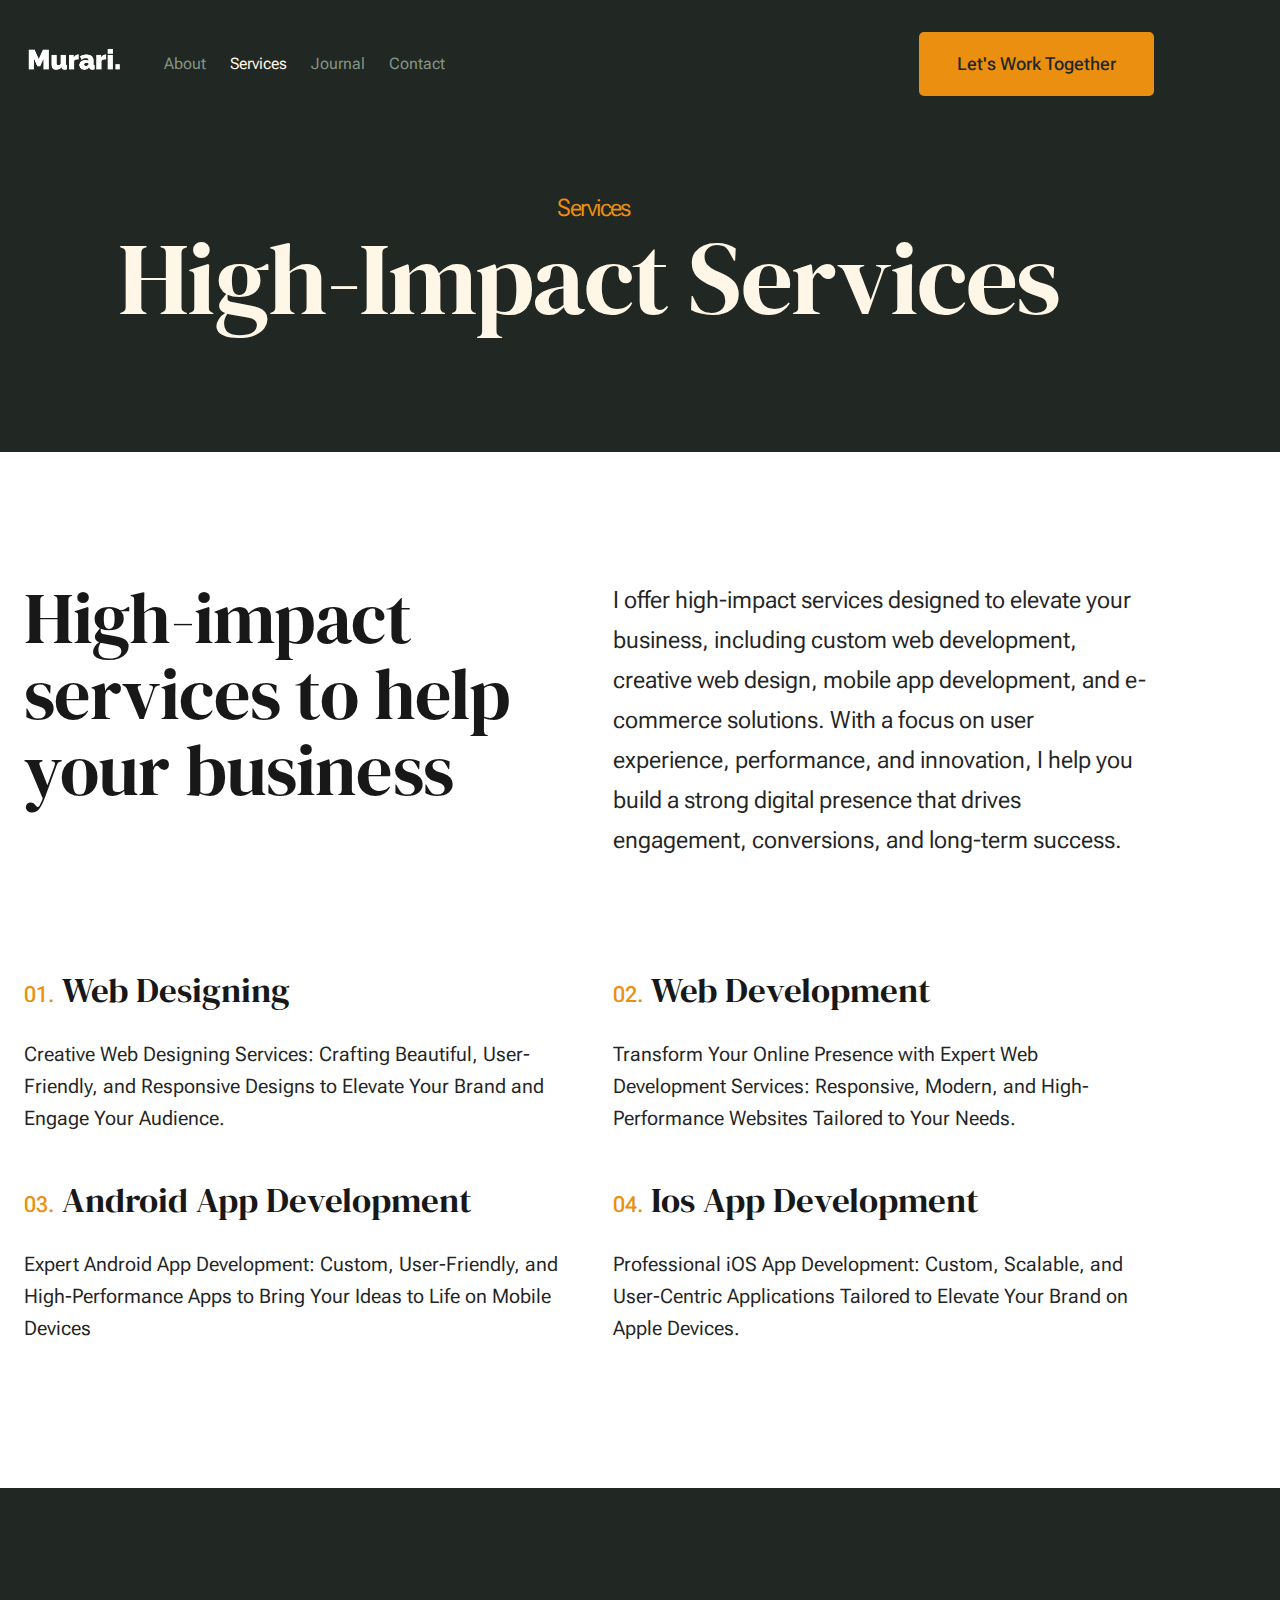
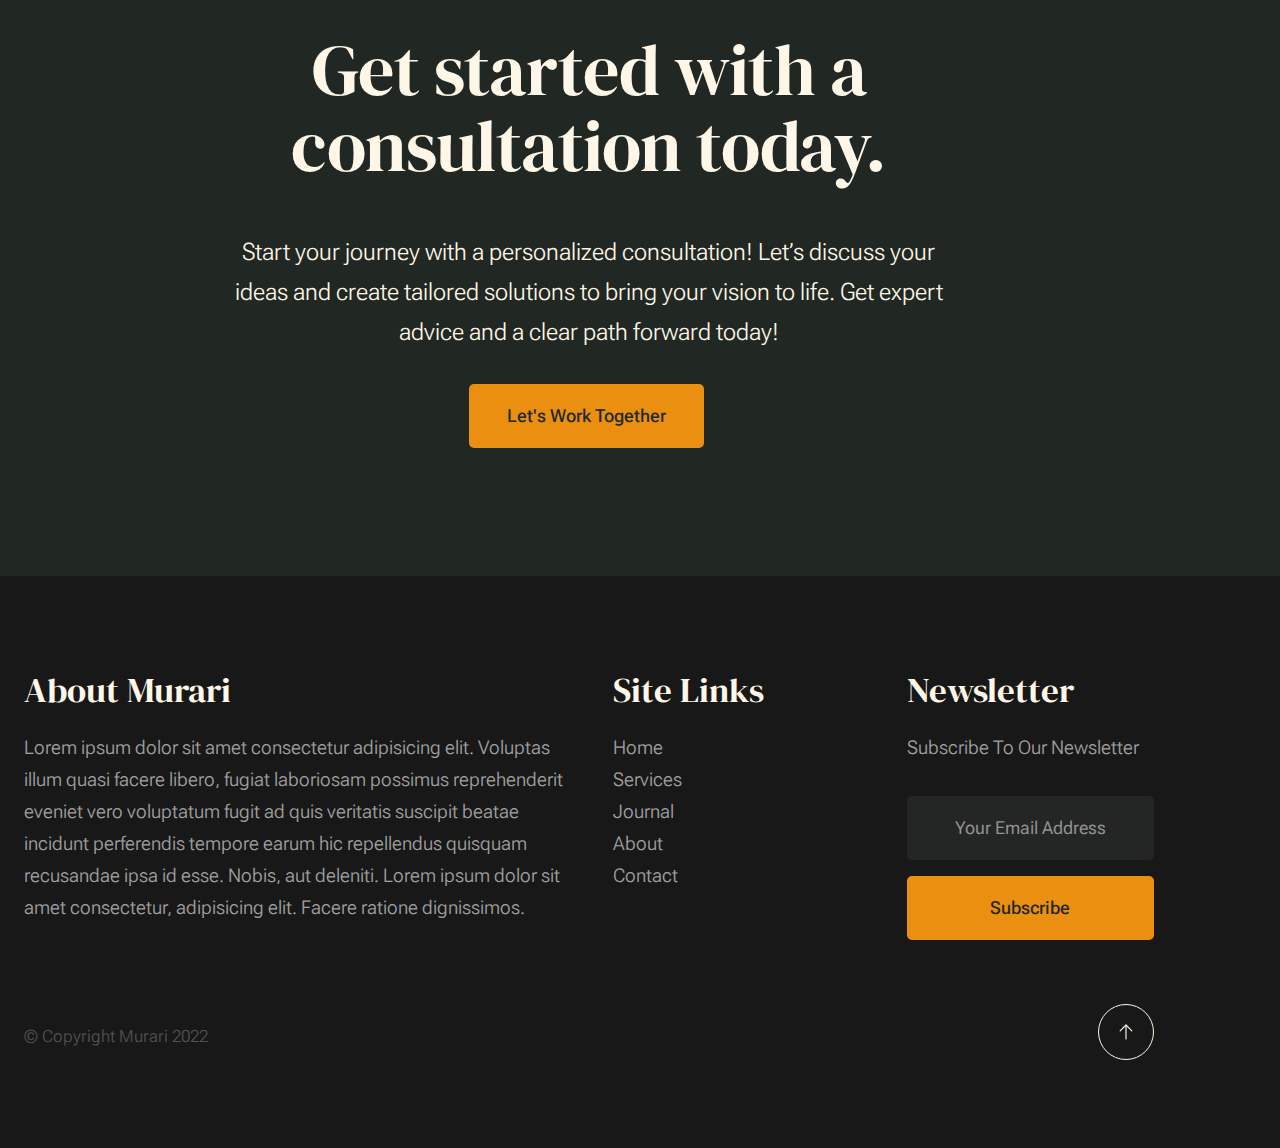
<file: services.html>
<!DOCTYPE html>
<html lang="en" class="no-js">

<head>

    <!--- basic page needs
    ================================================== -->
    <meta charset="utf-8">
    <meta name="viewport" content="width=device-width, initial-scale=1">
    <title>Services - Murari</title>

    <script>
        document.documentElement.classList.remove('no-js');
        document.documentElement.classList.add('js');
    </script>

    <!-- CSS
    ================================================== -->
    <link rel="stylesheet" href="css/vendor.css">
    <link rel="stylesheet" href="css/styles.css">

    <!-- favicons
    ================================================== -->
    <link rel="apple-touch-icon" sizes="180x180" href="apple-touch-icon.png">
    <link rel="icon" type="image/png" sizes="32x32" href="favicon-32x32.png">
    <link rel="icon" type="image/png" sizes="16x16" href="favicon-16x16.png">
    <link rel="manifest" href="site.webmanifest">

</head>


<body id="top">

    <!-- page wrap
    ================================================== -->
    <div id="page" class="s-pagewrap">

        <!-- # site header 
        ================================================== -->
        <header class="s-header">

            <div class="row s-header__inner width-sixteen-col">

                <div class="s-header__block">
                    <div class="s-header__logo">
                        <a class="logo" href="index.html">
                            <img src="images/Mediamodifier-Design.png" alt="Homepage">
                        </a>
                    </div>

                    <a class="s-header__menu-toggle" href="#0"><span>Menu</span></a>
                </div> <!-- end s-header__block -->

                <nav class="s-header__nav">

                    <ul class="s-header__menu-links">
                        <li><a href="about.html">About</a></li>
                        <li class="current"><a href="services.html">Services</a></li>
                        <li><a href="blog.html">Journal</a></li>
                        <li><a href="contact.html">Contact</a></li>
                    </ul> <!-- s-header__menu-links -->

                    <div class="s-header__contact">
                        <a href="contact.html" class="btn btn--primary s-header__contact-btn">Let's Work Together</a>
                    </div> <!-- s-header__contact -->

                </nav> <!-- end s-header__nav -->

            </div> <!-- end s-header__inner -->

        </header> <!-- end s-header -->

        <!-- # site main content
        ================================================== -->
        <section id="content" class="s-content">

            <section class="s-pageheader pageheader">
                <div class="row">
                    <div class="column xl-12">
                        <h1 class="page-title">
                            <span class="page-title__small-type text-pretitle">Services</span>
                            High-Impact Services
                        </h1>

                    </div>
                </div>
            </section> <!-- pageheader -->

            <section class="s-pagecontent pagecontent">

                <div class="row pageintro">
                    <div class="column xl-6 lg-12">
                        <h2 class="text-display-title">High-impact services to help your business</h2>
                    </div>
                    <div class="column xl-6 lg-12 u-flexitem-x-right">
                        <p class="lead">
                            I offer high-impact services designed to elevate your business, including custom web
                            development, creative web design, mobile app development, and e-commerce solutions. With a
                            focus on user experience, performance, and innovation, I help you build a strong digital
                            presence that drives engagement, conversions, and long-term success.
                        </p>
                    </div>
                </div> <!-- pageintro -->

                <div class="row">
                    <div class="column xl-12 grid-block">

                        <div class="grid-full grid-list-items list-items show-ctr">

                            <div class="grid-list-items__item list-items__item">
                                <div class="list-items__item-header">
                                    <h3 class="list-items__item-title">Web Designing</h3>
                                </div>
                                <div class="list-items__item-text">
                                    <p>
                                        Creative Web Designing Services: Crafting Beautiful, User-Friendly, and
                                        Responsive Designs to Elevate Your Brand and Engage Your Audience.
                                    </p>
                                </div>
                            </div> <!-- end list-items__item -->
                            <div class="grid-list-items__item list-items__item">
                                <div class="list-items__item-header">
                                    <h3 class="list-items__item-title">Web Development</h3>
                                </div>
                                <div class="list-items__item-text">
                                    <p>
                                        Transform Your Online Presence with Expert Web Development Services:
                                        Responsive, Modern, and High-Performance Websites Tailored to Your Needs.
                                    </p>
                                </div>
                            </div> <!-- end list-items__item -->
                            <div class="grid-list-items__item list-items__item">
                                <div class="list-items__item-header">
                                    <h3 class="list-items__item-title">Android App Development</h3>
                                </div>
                                <div class="list-items__item-text">
                                    <p>
                                        Expert Android App Development: Custom, User-Friendly, and High-Performance
                                        Apps to Bring Your Ideas to Life on Mobile Devices
                                    </p>
                                </div>
                            </div> <!-- end list-items__item -->
                            <div class="grid-list-items__item list-items__item">
                                <div class="list-items__item-header">
                                    <h3 class="list-items__item-title">Ios App Development</h3>
                                </div>
                                <div class="list-items__item-text">
                                    <p>
                                        Professional iOS App Development: Custom, Scalable, and User-Centric
                                        Applications Tailored to Elevate Your Brand on Apple Devices.
                                    </p>
                                </div>
                            </div> <!-- end list-items__item -->
                            <!-- end list-items__item -->

                        </div> <!-- grid-list-items -->


                    </div> <!-- end grid-block-->
                </div> <!-- end row -->

            </section> <!-- pagecontent -->



        </section> <!-- s-content-->

        <!-- # cta
        ================================================== -->
        <section id="cta" class="s-cta">

            <div class="row row-x-center text-center">
                <div class="column xl-8 lg-12">

                    <div class="s-cta__content">
                        <h2 class="text-display-title">
                            Get started with a consultation today.
                        </h2>
                        <p class="lead">
                            Start your journey with a personalized consultation! Let’s discuss your ideas and create
                            tailored solutions to bring your vision to life. Get expert advice and a clear path forward
                            today!
                        </p>
                        <a href="contact.html" class="btn btn--primary">Let's Work Together</a>
                    </div>

                </div>
            </div>

        </section> <!-- end s-cta -->


        <!-- # footer 
        ================================================== -->
        <footer class="s-footer">
            <div class="row s-footer__content">
                <div class="column xl-6 lg-6 md-12 s-footer__block s-footer__about">
                    <h3>About Murari</h3>
                    <p>
                        Lorem ipsum dolor sit amet consectetur adipisicing elit. Voluptas illum quasi facere libero,
                        fugiat laboriosam possimus reprehenderit eveniet vero voluptatum fugit ad quis veritatis
                        suscipit beatae
                        incidunt perferendis tempore earum hic repellendus quisquam recusandae ipsa id esse. Nobis, aut
                        deleniti.
                        Lorem ipsum dolor sit amet consectetur, adipisicing elit. Facere ratione dignissimos.
                    </p>
                </div>
                <div class="column xl-3 lg-6 md-12 s-footer__block s-footer__site-links">
                    <h3>Site Links</h3>
                    <ul class="link-list">
                        <li><a href="index.html">Home</a></li>
                        <li><a href="services.html">Services</a></li>
                        <li><a href="blog.html">Journal</a></li>
                        <li><a href="about.html">About</a></li>
                        <li><a href="contact.html">Contact</a></li>
                    </ul>
                </div>
                <div class="column xl-3 lg-6 md-12 tab-12 s-footer__block s-footer__newsletter">
                    <h3>Newsletter</h3>

                    <p>
                        Subscribe To Our Newsletter
                    </p>

                    <div class="subscribe-form">
                        <form class="mc-form">
                            <input type="email" name="EMAIL" id="mce-EMAIL" class="u-fullwidth text-center"
                                placeholder="Your Email Address"
                                title="The domain portion of the email address is invalid (the portion after the @)."
                                pattern="^([^\x00-\x20\x22\x28\x29\x2c\x2e\x3a-\x3c\x3e\x40\x5b-\x5d\x7f-\xff]+|\x22([^\x0d\x22\x5c\x80-\xff]|\x5c[\x00-\x7f])*\x22)(\x2e([^\x00-\x20\x22\x28\x29\x2c\x2e\x3a-\x3c\x3e\x40\x5b-\x5d\x7f-\xff]+|\x22([^\x0d\x22\x5c\x80-\xff]|\x5c[\x00-\x7f])*\x22))*\x40([^\x00-\x20\x22\x28\x29\x2c\x2e\x3a-\x3c\x3e\x40\x5b-\x5d\x7f-\xff]+|\x5b([^\x0d\x5b-\x5d\x80-\xff]|\x5c[\x00-\x7f])*\x5d)(\x2e([^\x00-\x20\x22\x28\x29\x2c\x2e\x3a-\x3c\x3e\x40\x5b-\x5d\x7f-\xff]+|\x5b([^\x0d\x5b-\x5d\x80-\xff]|\x5c[\x00-\x7f])*\x5d))*(\.\w{2,})+$"
                                required>
                            <input type="submit" name="subscribe" value="Subscribe"
                                class="btn btn--primary btn--small u-fullwidth">
                            <!-- <div style="position: absolute; left: -5000px;" aria-hidden="true"><input type="text" name="b_cdb7b577e41181934ed6a6a44_9a91cfe7b3" tabindex="-1" value=""></div> -->
                            <div class="mc-status"></div>
                        </form>
                    </div>
                </div>
            </div>

            <div class="row s-footer__bottom">
                <div class="column xl-6 lg-12">
                    <p class="ss-copyright">
                        <span>© Copyright Murari 2022</span>

                    </p>
                </div>

                <div class="ss-go-top">
                    <a class="smoothscroll" title="Back to Top" href="#top">
                        <svg xmlns="http://www.w3.org/2000/svg" viewBox="0 0 24 24" width="36" height="36" fill="none"
                            stroke="#ffffff" stroke-width="1" stroke-linecap="round" stroke-linejoin="round">
                            <polyline points="17 11 12 6 7 11"></polyline>
                            <line x1="12" y1="18" x2="12" y2="6"></line>
                        </svg>
                    </a>
                </div> <!-- end ss-go-top -->
            </div>

        </footer> <!-- end s-footer -->

    </div> <!-- end page-wrap -->

    <!-- Java Script
    ================================================== -->
    <script src="js/plugins.js"></script>
    <script src="js/main.js"></script>

</body>

</html>
</file>
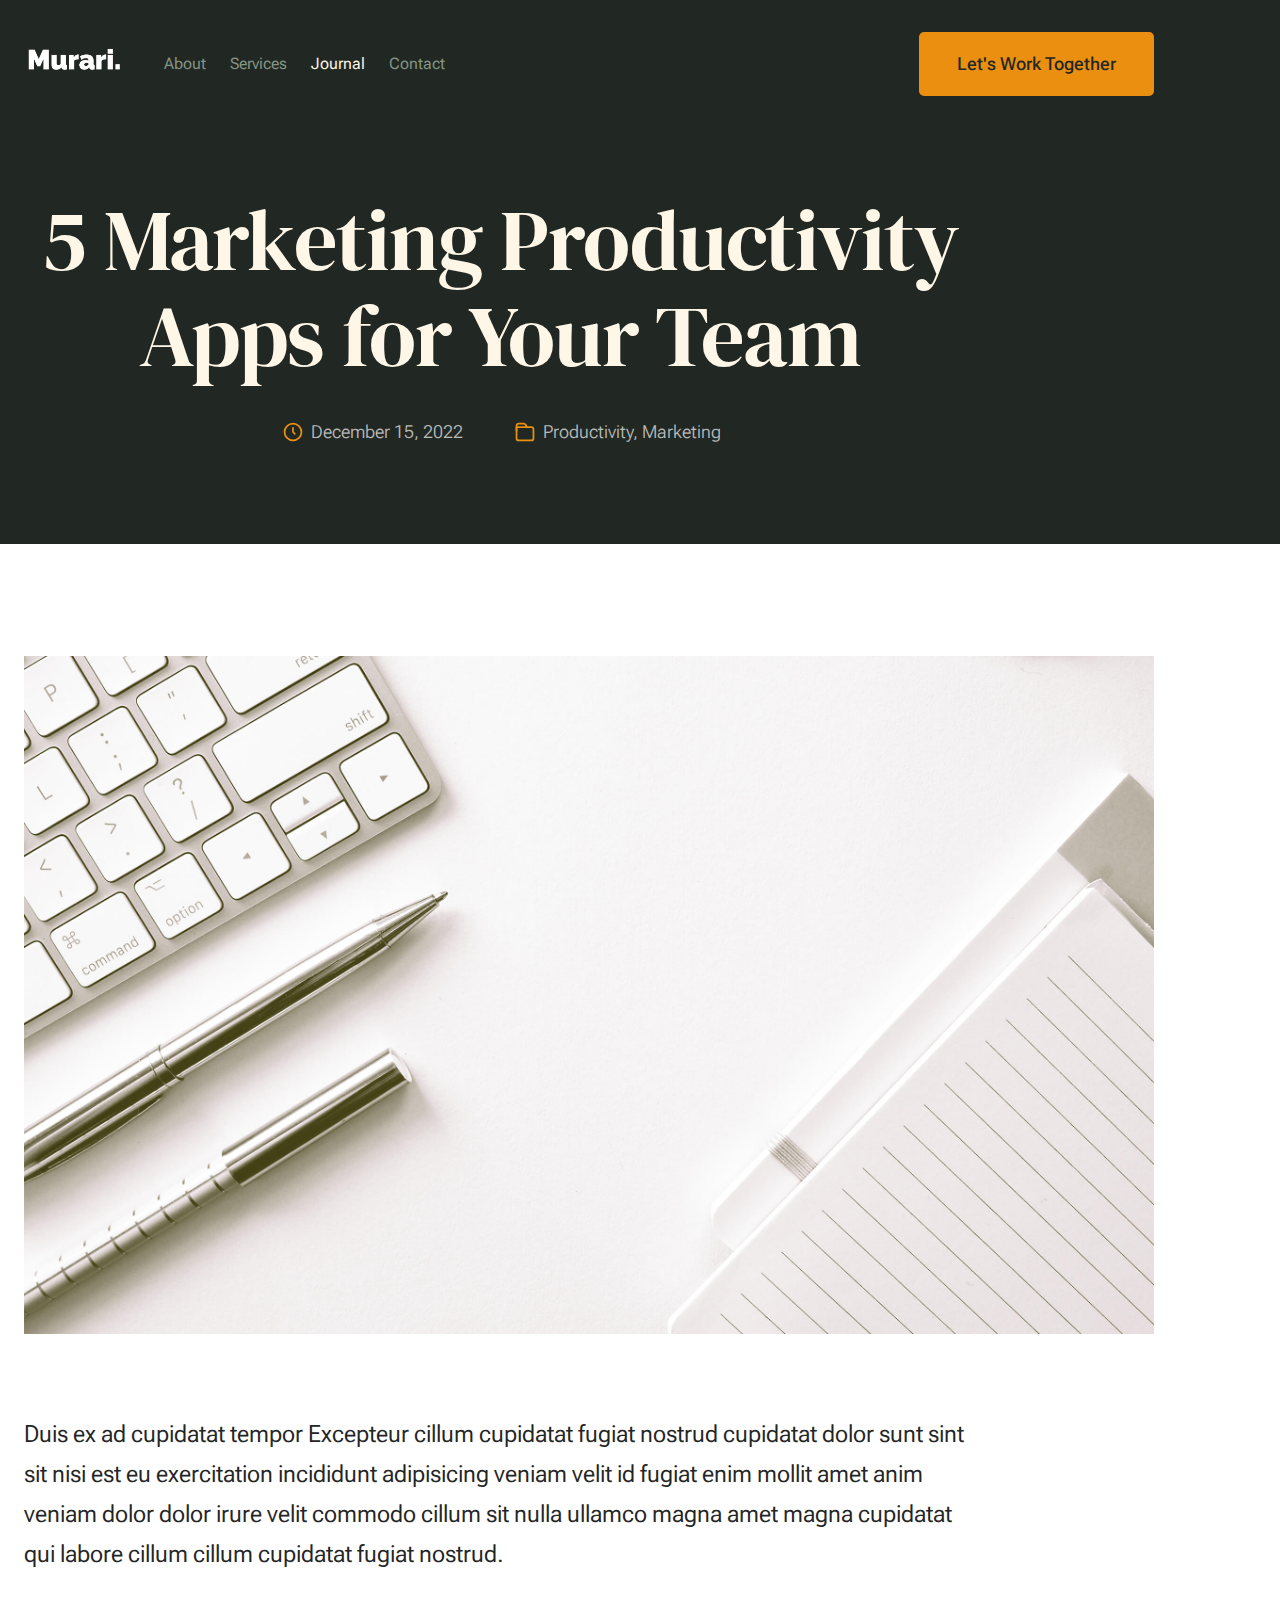
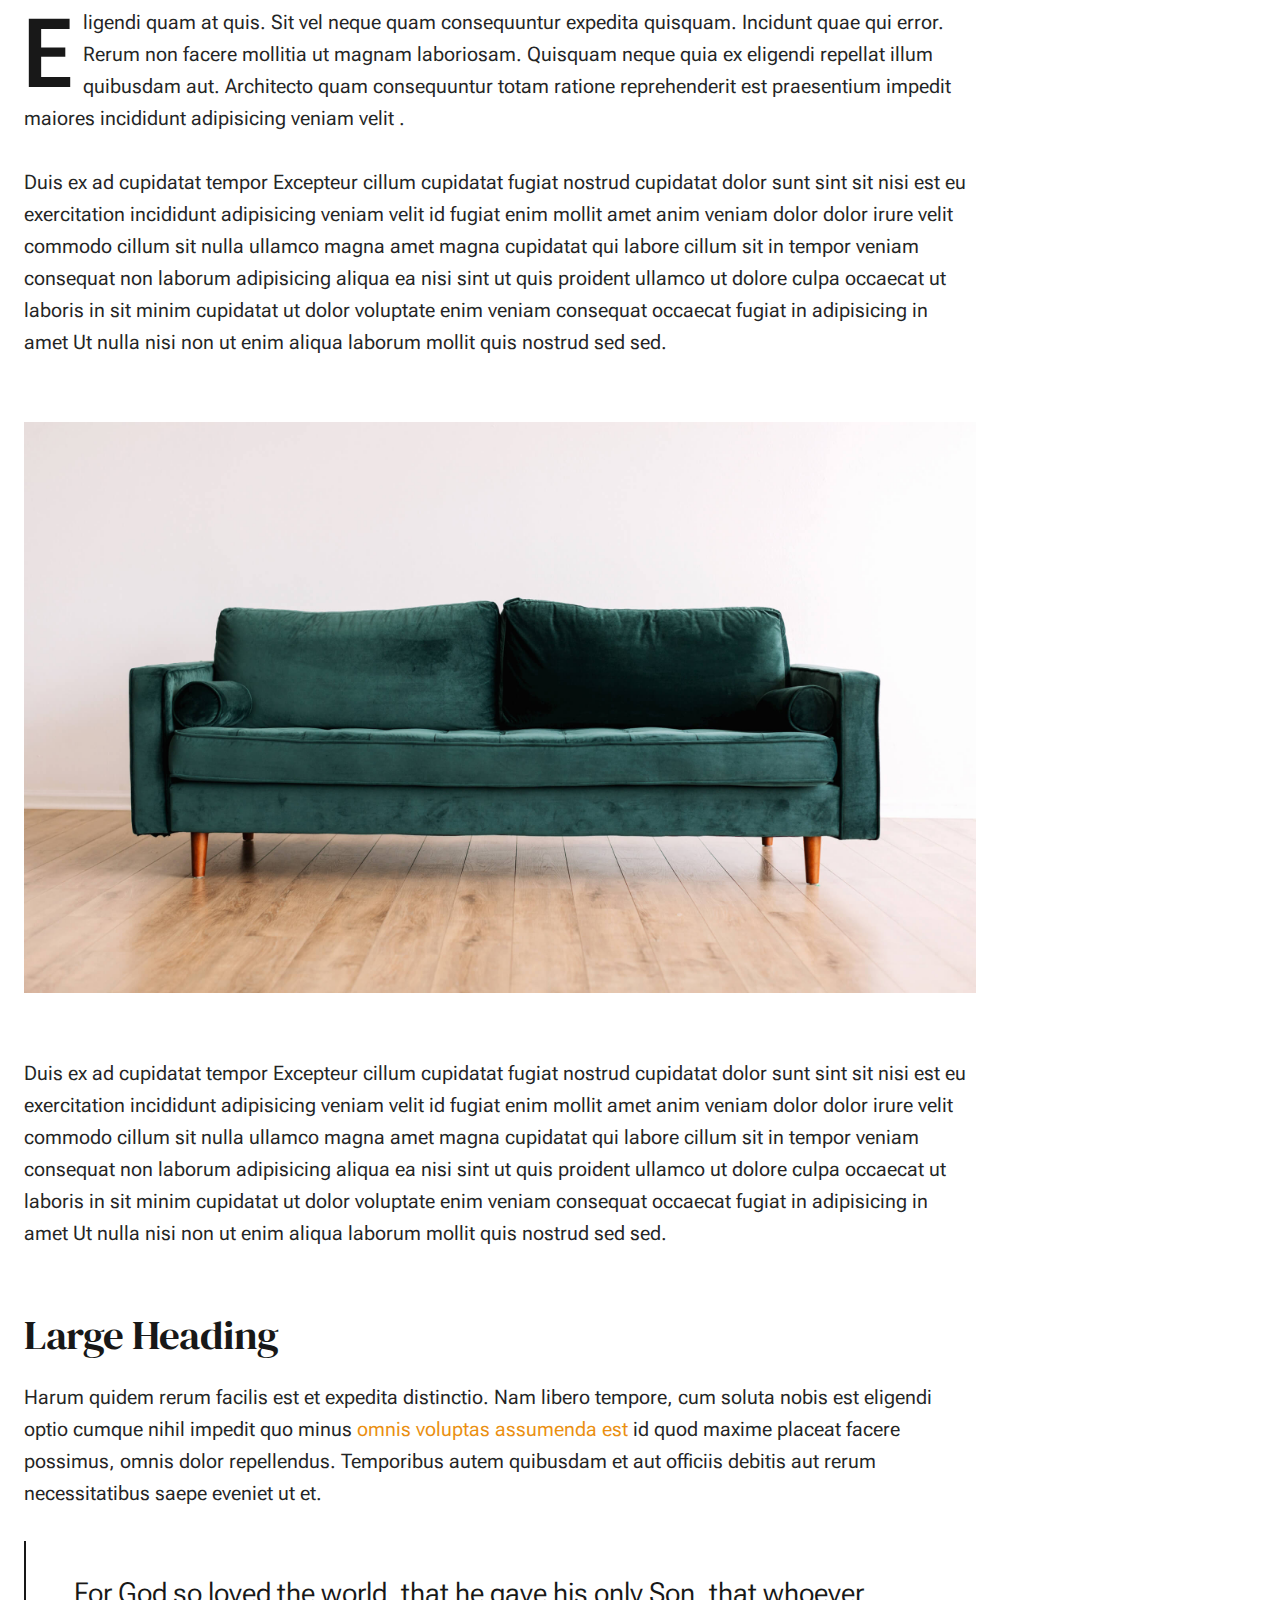
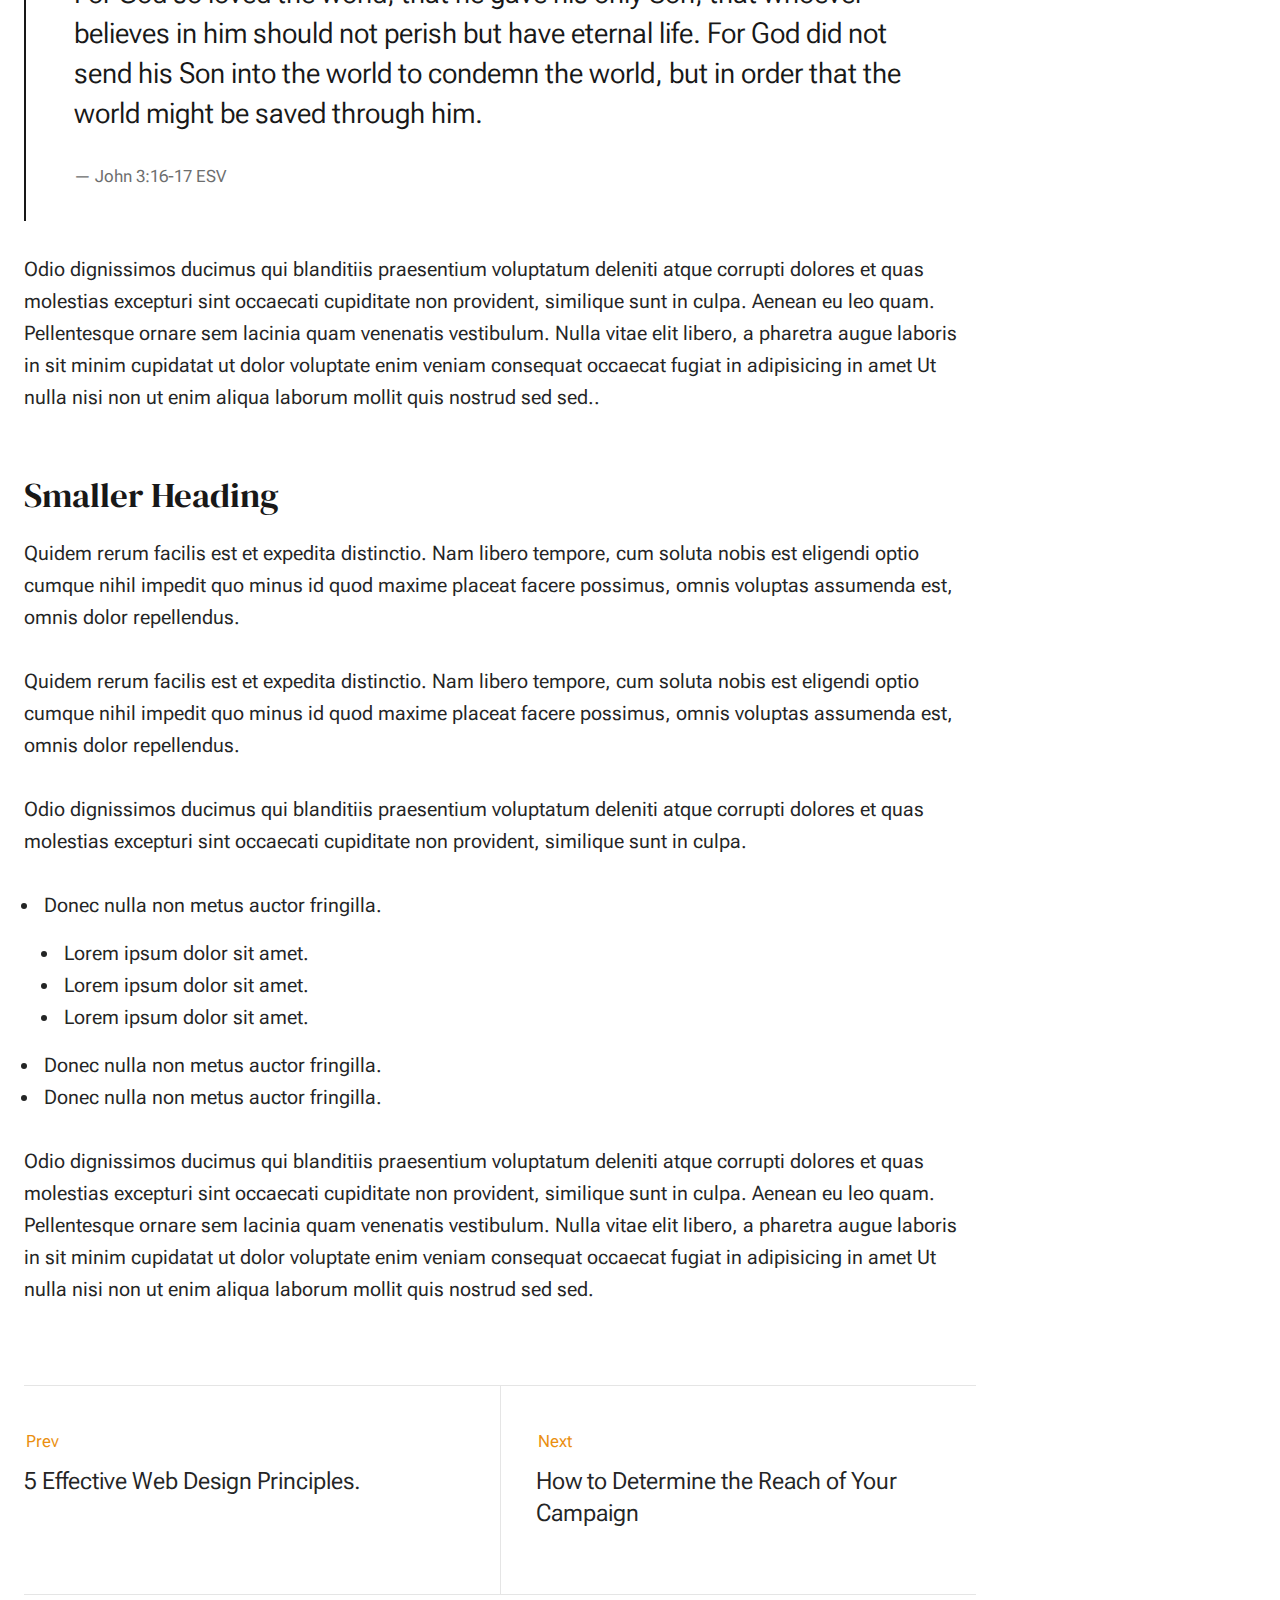
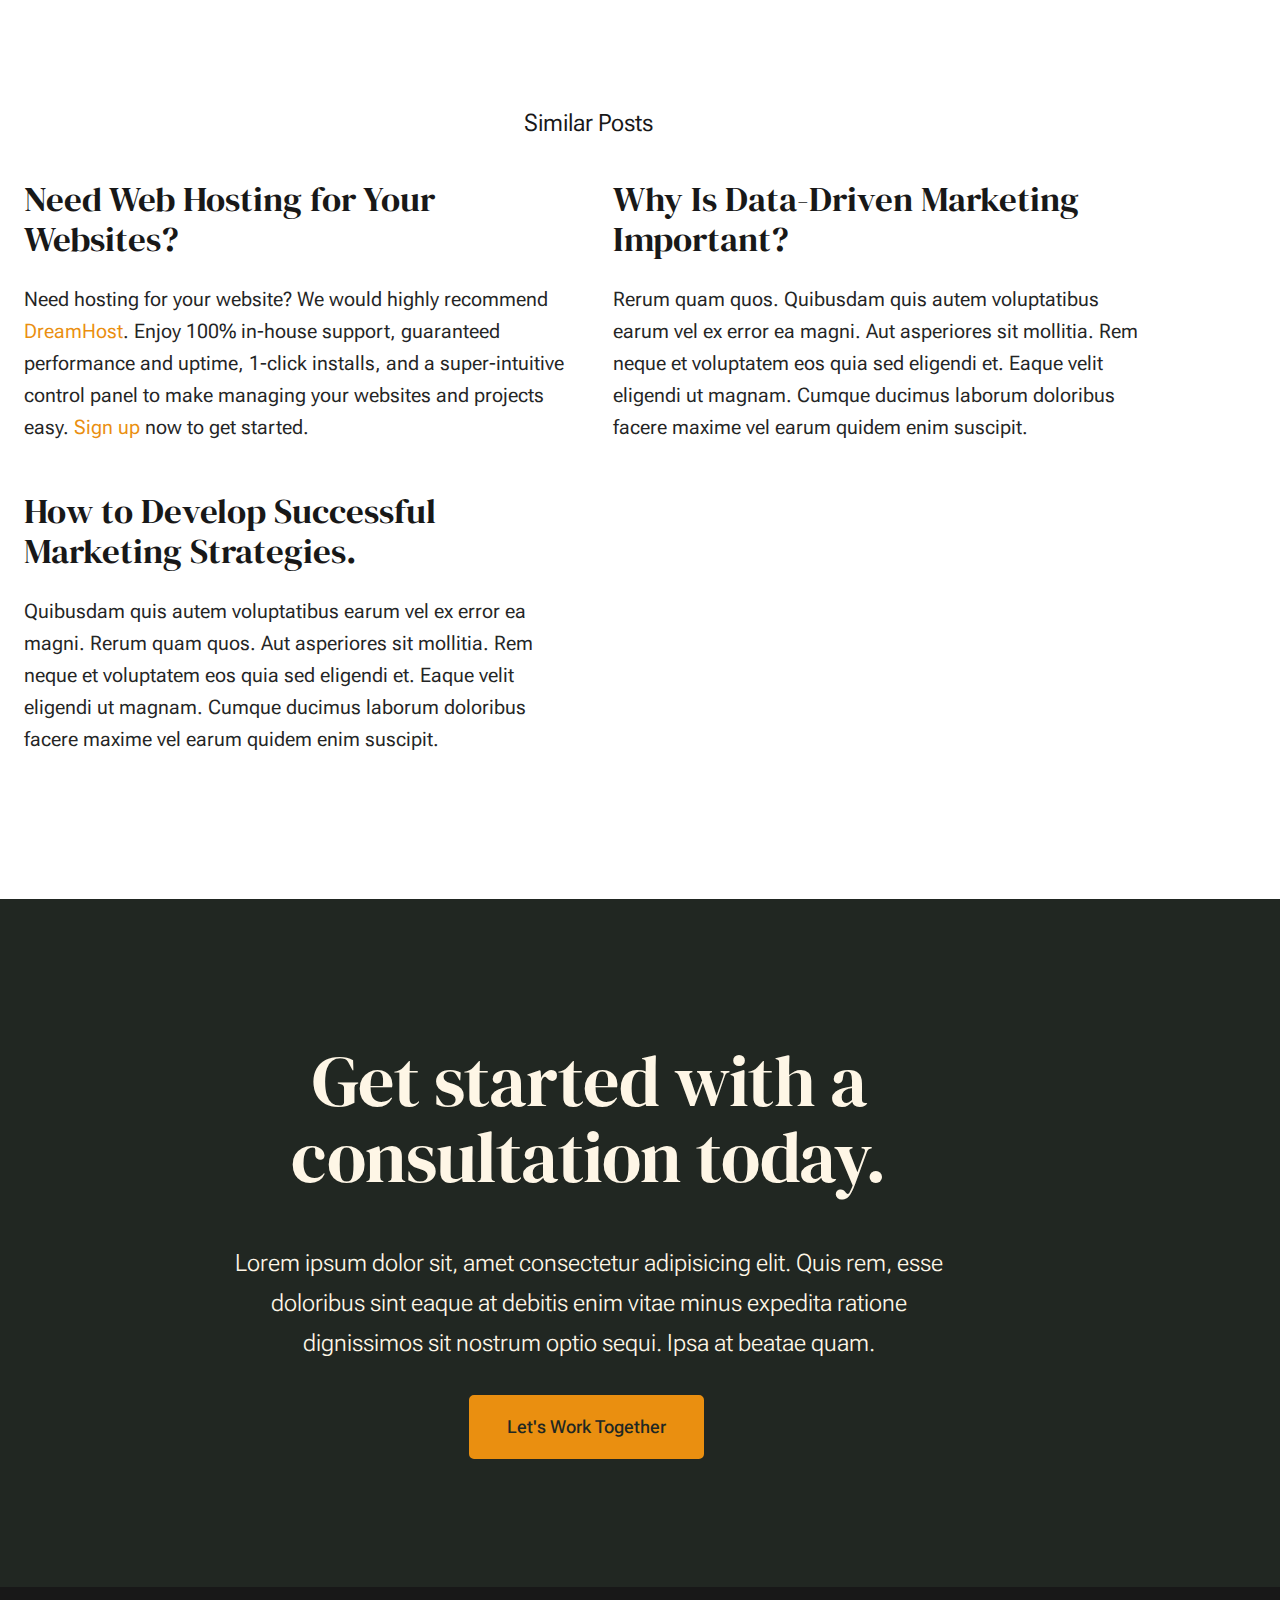
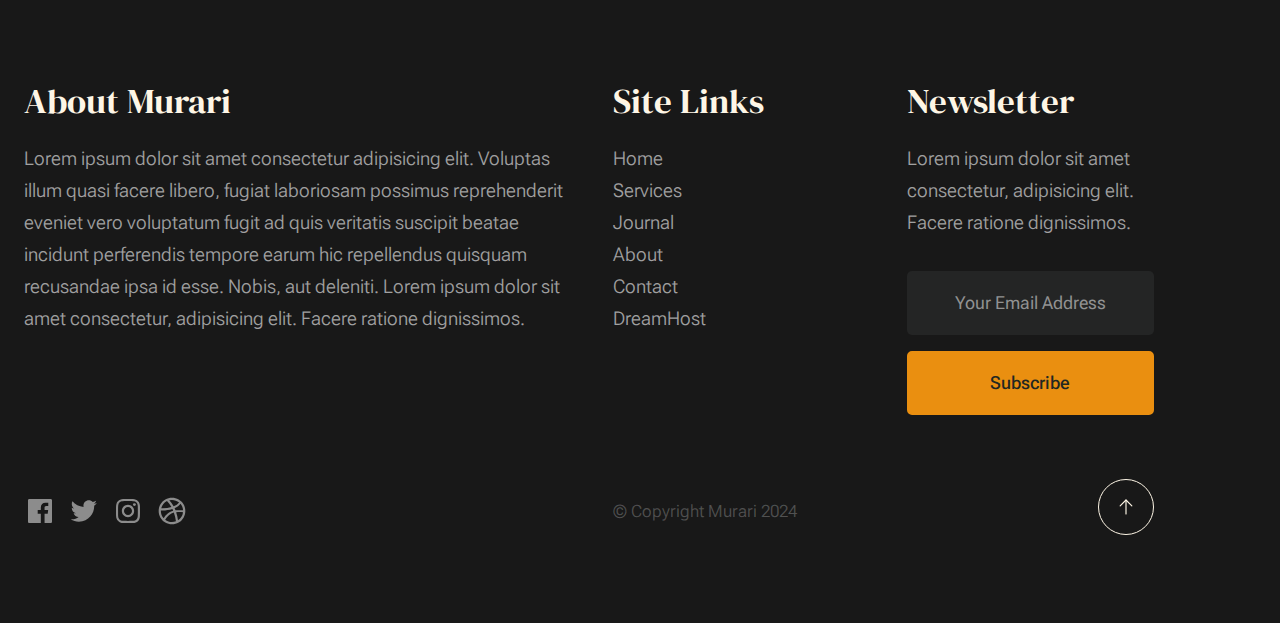
<file: single.html>
<!DOCTYPE html>
<html lang="en" class="no-js">

<head>

    <!--- basic page needs
    ================================================== -->
    <meta charset="utf-8">
    <meta name="viewport" content="width=device-width, initial-scale=1">
    <title>Single - Murari</title>

    <script>
        document.documentElement.classList.remove('no-js');
        document.documentElement.classList.add('js');
    </script>

    <!-- CSS
    ================================================== -->
    <link rel="stylesheet" href="css/vendor.css">
    <link rel="stylesheet" href="css/styles.css">

    <!-- favicons
    ================================================== -->
    <link rel="apple-touch-icon" sizes="180x180" href="apple-touch-icon.png">
    <link rel="icon" type="image/png" sizes="32x32" href="favicon-32x32.png">
    <link rel="icon" type="image/png" sizes="16x16" href="favicon-16x16.png">
    <link rel="manifest" href="site.webmanifest">

</head>


<body id="top">


    <!-- preloader
    ================================================== -->
    <div id="preloader">
        <div id="loader" class="dots-fade">
            <div></div>
            <div></div>
            <div></div>
        </div>
    </div>


    <!-- page wrap
    ================================================== -->
    <div id="page" class="s-pagewrap">


        <!-- # site header 
        ================================================== -->
        <header class="s-header">

            <div class="row s-header__inner width-sixteen-col">

                <div class="s-header__block">
                    <div class="s-header__logo">
                        <a class="logo" href="index.html">
                            <img src="images/Mediamodifier-Design.png" alt="Homepage">
                        </a>
                    </div>

                    <a class="s-header__menu-toggle" href="#0"><span>Menu</span></a>
                </div> <!-- end s-header__block -->

                <nav class="s-header__nav">
                    <ul class="s-header__menu-links">
                        <li><a href="about.html">About</a></li>
                        <li><a href="services.html">Services</a></li>
                        <li class="current"><a href="blog.html">Journal</a></li>
                        <li><a href="contact.html">Contact</a></li>
                    </ul> <!-- s-header__menu-links -->

                    <div class="s-header__contact">
                        <a href="contact.html" class="btn btn--primary s-header__contact-btn">Let's Work Together</a>

                    </div> <!-- s-header__contact -->
                </nav> <!-- end s-header__nav -->

            </div> <!-- end s-header__inner -->

        </header> <!-- end s-header -->


        <!-- # site main content
        ================================================== -->
        <article id="content" class="s-content entry">

            <div class="s-pageheader entry__header">
                <div class="row">
                    <div class="column xl-12">

                        <h1 class="entry__title">
                            5 Marketing Productivity Apps for Your Team
                        </h1> <!-- end entry__title -->

                        <div class="entry__meta">
                            <div class="entry__meta-date">
                                <svg width="24" height="24" fill="none" viewBox="0 0 24 24">
                                    <circle cx="12" cy="12" r="7.25" stroke="currentColor" stroke-width="1.5"></circle>
                                    <path stroke="currentColor" stroke-width="1.5" d="M12 8V12L14 14"></path>
                                </svg>
                                December 15, 2022
                            </div>
                            <div class="entry__meta-cat">
                                <svg width="24" height="24" fill="none" viewBox="0 0 24 24">
                                    <path stroke="currentColor" stroke-linecap="round" stroke-linejoin="round"
                                        stroke-width="1.5"
                                        d="M19.25 17.25V9.75C19.25 8.64543 18.3546 7.75 17.25 7.75H4.75V17.25C4.75 18.3546 5.64543 19.25 6.75 19.25H17.25C18.3546 19.25 19.25 18.3546 19.25 17.25Z">
                                    </path>
                                    <path stroke="currentColor" stroke-linecap="round" stroke-linejoin="round"
                                        stroke-width="1.5"
                                        d="M13.5 7.5L12.5685 5.7923C12.2181 5.14977 11.5446 4.75 10.8127 4.75H6.75C5.64543 4.75 4.75 5.64543 4.75 6.75V11">
                                    </path>
                                </svg>
                                <span class="cat-links">
                                    <a href="blog.html">Productivity</a>
                                    <a href="blog.html">Marketing</a>
                                </span>
                            </div>
                        </div> <!-- end entry__meta -->

                    </div>
                </div>
            </div> <!-- end entry__header -->

            <div class="s-pagecontent entry__content">

                <div class="row entry__media">
                    <div class="column xl-12">
                        <figure class="featured-image">
                            <img src="images/thumbs/single/standard-1200.jpg" srcset="images/thumbs/single/standard-2400.jpg 2400w, 
                                         images/thumbs/single/standard-1200.jpg 1200w, 
                                         images/thumbs/single/standard-600.jpg 600w"
                                sizes="(max-width: 2400px) 100vw, 2400px" alt="">
                        </figure>
                    </div>
                </div> <!-- end entry__media -->

                <div class="row entry__primary width-narrower">
                    <div class="column xl-12">

                        <p class="lead">
                            Duis ex ad cupidatat tempor Excepteur cillum cupidatat fugiat nostrud cupidatat dolor
                            sunt sint sit nisi est eu exercitation incididunt adipisicing veniam velit id fugiat
                            enim mollit amet anim veniam dolor dolor irure velit commodo cillum sit nulla ullamco
                            magna amet magna cupidatat qui labore cillum cillum cupidatat fugiat nostrud. </p>

                        <p class="drop-cap">
                            Eligendi quam at quis. Sit vel neque quam consequuntur expedita quisquam. Incidunt quae
                            qui error. Rerum non facere mollitia ut magnam laboriosam. Quisquam neque quia ex eligendi
                            repellat illum quibusdam aut. Architecto quam consequuntur totam ratione reprehenderit est
                            praesentium impedit maiores incididunt adipisicing veniam velit .
                        </p>

                        <p>
                            Duis ex ad cupidatat tempor Excepteur cillum cupidatat fugiat nostrud cupidatat dolor
                            sunt sint sit nisi est eu exercitation incididunt adipisicing veniam velit id fugiat
                            enim mollit amet anim veniam dolor dolor irure velit commodo cillum sit nulla ullamco
                            magna amet magna cupidatat qui labore cillum sit in tempor veniam consequat non laborum
                            adipisicing aliqua ea nisi sint ut quis proident ullamco ut dolore culpa occaecat ut
                            laboris in sit minim cupidatat ut dolor voluptate enim veniam consequat occaecat fugiat
                            in adipisicing in amet Ut nulla nisi non ut enim aliqua laborum mollit quis nostrud sed sed.
                        </p>

                        <figure class="alignwide">
                            <img src="images/sample-1200.jpg" srcset="images/sample-2400.jpg 2400w, 
                                             images/sample-1200.jpg 1200w, 
                                             images/sample-600.jpg 600w" sizes="(max-width: 2400px) 100vw, 2400px"
                                alt="">
                        </figure>

                        <p>
                            Duis ex ad cupidatat tempor Excepteur cillum cupidatat fugiat nostrud cupidatat dolor
                            sunt sint sit nisi est eu exercitation incididunt adipisicing veniam velit id fugiat
                            enim mollit amet anim veniam dolor dolor irure velit commodo cillum sit nulla ullamco
                            magna amet magna cupidatat qui labore cillum sit in tempor veniam consequat non laborum
                            adipisicing aliqua ea nisi sint ut quis proident ullamco ut dolore culpa occaecat ut
                            laboris in sit minim cupidatat ut dolor voluptate enim veniam consequat occaecat fugiat
                            in adipisicing in amet Ut nulla nisi non ut enim aliqua laborum mollit quis nostrud sed sed.
                        </p>

                        <h2>Large Heading</h2>

                        <p>
                            Harum quidem rerum facilis est et expedita distinctio. Nam libero tempore, cum soluta
                            nobis est eligendi optio cumque nihil impedit quo minus <a href="http://#">omnis voluptas
                                assumenda est</a>
                            id quod maxime placeat facere possimus, omnis dolor repellendus. Temporibus autem quibusdam
                            et
                            aut officiis debitis aut rerum necessitatibus saepe eveniet ut et.</p>

                        <blockquote>
                            <p>
                                For God so loved the world, that he gave his only Son, that whoever believes in
                                him should not perish but have eternal life. For God did not send his Son into
                                the world to condemn the world, but in order that the world might be
                                saved through him.
                            </p>
                            <cite>John 3:16-17 ESV</cite>
                        </blockquote>

                        <p>
                            Odio dignissimos ducimus qui blanditiis praesentium voluptatum deleniti atque corrupti
                            dolores
                            et quas molestias excepturi sint occaecati cupiditate non provident, similique sunt in
                            culpa.
                            Aenean eu leo quam. Pellentesque ornare sem lacinia quam venenatis vestibulum. Nulla vitae
                            elit
                            libero, a pharetra augue laboris in sit minim cupidatat ut dolor voluptate enim veniam
                            consequat
                            occaecat fugiat in adipisicing in amet Ut nulla nisi non ut enim aliqua laborum mollit quis
                            nostrud sed sed..</p>

                        <h3>Smaller Heading</h3>

                        <p>
                            Quidem rerum facilis est et expedita distinctio. Nam libero tempore, cum soluta nobis est
                            eligendi optio cumque nihil impedit quo minus id quod maxime placeat facere possimus, omnis
                            voluptas
                            assumenda est, omnis dolor repellendus.
                        </p>

                        <p>
                            Quidem rerum facilis est et expedita distinctio. Nam libero tempore, cum soluta nobis est
                            eligendi optio cumque nihil impedit quo minus id quod maxime placeat facere possimus, omnis
                            voluptas
                            assumenda est, omnis dolor repellendus.
                        </p>

                        <p>
                            Odio dignissimos ducimus qui blanditiis praesentium voluptatum deleniti atque corrupti
                            dolores et
                            quas molestias excepturi sint occaecati cupiditate non provident, similique sunt in culpa.
                        </p>

                        <ul>
                            <li>Donec nulla non metus auctor fringilla.
                                <ul>
                                    <li>Lorem ipsum dolor sit amet.</li>
                                    <li>Lorem ipsum dolor sit amet.</li>
                                    <li>Lorem ipsum dolor sit amet.</li>
                                </ul>
                            </li>
                            <li>Donec nulla non metus auctor fringilla.</li>
                            <li>Donec nulla non metus auctor fringilla.</li>
                        </ul>

                        <p>
                            Odio dignissimos ducimus qui blanditiis praesentium voluptatum deleniti atque corrupti
                            dolores et quas
                            molestias excepturi sint occaecati cupiditate non provident, similique sunt in culpa. Aenean
                            eu leo quam.
                            Pellentesque ornare sem lacinia quam venenatis vestibulum. Nulla vitae elit libero, a
                            pharetra augue
                            laboris in sit minim cupidatat ut dolor voluptate enim veniam consequat occaecat fugiat in
                            adipisicing
                            in amet Ut nulla nisi non ut enim aliqua laborum mollit quis nostrud sed sed.
                        </p>

                        <div class="post-nav">
                            <div class="post-nav__prev">
                                <a href="single-standard.html" rel="prev">
                                    <span>Prev</span>
                                    5 Effective Web Design Principles.
                                </a>
                            </div>
                            <div class="post-nav__next">
                                <a href="single-standard.html" rel="next">
                                    <span>Next</span>
                                    How to Determine the Reach of Your Campaign
                                </a>
                            </div>
                        </div> <!-- end post-nav -->

                    </div> <!-- end column-->
                </div> <!-- end entry__primary -->

                <div class="row related-posts">
                    <div class="column xl-12">

                        <h4 class="text-center">Similar Posts</h4>

                        <div class="grid-list-items">

                            <div class="grid-list-items__item blog-card">
                                <div class="blog-card__header">
                                    <h3 class="blog-card__title"><a href="https://www.dreamhost.com/r.cgi?287326">Need
                                            Web Hosting for Your Websites?</a></h3>
                                </div>
                                <div class="blog-card__text">
                                    <p>
                                        Need hosting for your website? We would highly recommend <a
                                            href="https://www.dreamhost.com/r.cgi?287326">DreamHost</a>.
                                        Enjoy 100% in-house support, guaranteed performance and uptime, 1-click
                                        installs, and a super-intuitive control
                                        panel to make managing your websites and projects easy. <a
                                            href="https://www.dreamhost.com/r.cgi?287326">Sign up</a> now to get
                                        started.
                                    </p>
                                </div>
                            </div> <!-- end blog-card -->
                            <div class="grid-list-items__item blog-card">
                                <div class="blog-card__header">
                                    <h3 class="blog-card__title"><a href="single.html">Why Is Data-Driven Marketing
                                            Important?</a></h3>
                                </div>
                                <div class="blog-card__text">
                                    <p>
                                        Rerum quam quos. Quibusdam quis autem voluptatibus earum vel ex error ea magni.
                                        Aut asperiores
                                        sit mollitia. Rem neque et voluptatem eos quia sed eligendi et. Eaque velit
                                        eligendi ut
                                        magnam. Cumque ducimus laborum doloribus facere maxime vel earum quidem enim
                                        suscipit.
                                    </p>
                                </div>
                            </div> <!-- end blog-card -->
                            <div class="grid-list-items__item blog-card">
                                <div class="blog-card__header">
                                    <h3 class="blog-card__title"><a href="single.html">How to Develop Successful
                                            Marketing Strategies.</a></h3>
                                </div>
                                <div class="blog-card__text">
                                    <p>
                                        Quibusdam quis autem voluptatibus earum vel ex error ea magni. Rerum quam quos.
                                        Aut asperiores
                                        sit mollitia. Rem neque et voluptatem eos quia sed eligendi et. Eaque velit
                                        eligendi ut
                                        magnam. Cumque ducimus laborum doloribus facere maxime vel earum quidem enim
                                        suscipit.
                                    </p>
                                </div>
                            </div> <!-- end blog card -->

                        </div> <!-- end grid-list-items -->

                    </div> <!-- end column -->
                </div> <!-- end related-posts -->

            </div> <!-- end entry__content -->

        </article> <!-- s-content entry-->


        <!-- # cta
        ================================================== -->
        <section id="cta" class="s-cta">

            <div class="row row-x-center text-center">
                <div class="column xl-8 lg-12">

                    <div class="s-cta__content">
                        <h2 class="text-display-title">
                            Get started with a consultation today.
                        </h2>
                        <p class="lead">
                            Lorem ipsum dolor sit, amet consectetur adipisicing elit. Quis rem, esse doloribus sint
                            eaque at debitis enim vitae minus expedita ratione dignissimos sit nostrum optio sequi. Ipsa
                            at beatae quam.
                        </p>
                        <a href="contact.html" class="btn btn--primary">Let's Work Together</a>
                    </div>

                </div>
            </div>

        </section> <!-- end s-cta -->


        <!-- # footer 
        ================================================== -->
        <footer class="s-footer">
            <div class="row s-footer__content">
                <div class="column xl-6 lg-6 md-12 s-footer__block s-footer__about">
                    <h3>About Murari</h3>
                    <p>
                        Lorem ipsum dolor sit amet consectetur adipisicing elit. Voluptas illum quasi facere libero,
                        fugiat laboriosam possimus reprehenderit eveniet vero voluptatum fugit ad quis veritatis
                        suscipit beatae
                        incidunt perferendis tempore earum hic repellendus quisquam recusandae ipsa id esse. Nobis, aut
                        deleniti.
                        Lorem ipsum dolor sit amet consectetur, adipisicing elit. Facere ratione dignissimos.
                    </p>
                </div>
                <div class="column xl-3 lg-6 md-12 s-footer__block s-footer__site-links">
                    <h3>Site Links</h3>
                    <ul class="link-list">
                        <li><a href="index.html">Home</a></li>
                        <li><a href="services.html">Services</a></li>
                        <li><a href="blog.html">Journal</a></li>
                        <li><a href="about.html">About</a></li>
                        <li><a href="contact.html">Contact</a></li>
                        <li><a href="https://www.dreamhost.com/r.cgi?287326">DreamHost</a></li>
                    </ul>
                </div>
                <div class="column xl-3 lg-6 md-12 tab-12 s-footer__block s-footer__newsletter">
                    <h3>Newsletter</h3>

                    <p>
                        Lorem ipsum dolor sit amet consectetur, adipisicing elit. Facere ratione dignissimos.
                    </p>

                    <div class="subscribe-form">
                        <form id="mc-form" class="mc-form">
                            <input type="email" name="EMAIL" id="mce-EMAIL" class="u-fullwidth text-center"
                                placeholder="Your Email Address"
                                title="The domain portion of the email address is invalid (the portion after the @)."
                                pattern="^([^\x00-\x20\x22\x28\x29\x2c\x2e\x3a-\x3c\x3e\x40\x5b-\x5d\x7f-\xff]+|\x22([^\x0d\x22\x5c\x80-\xff]|\x5c[\x00-\x7f])*\x22)(\x2e([^\x00-\x20\x22\x28\x29\x2c\x2e\x3a-\x3c\x3e\x40\x5b-\x5d\x7f-\xff]+|\x22([^\x0d\x22\x5c\x80-\xff]|\x5c[\x00-\x7f])*\x22))*\x40([^\x00-\x20\x22\x28\x29\x2c\x2e\x3a-\x3c\x3e\x40\x5b-\x5d\x7f-\xff]+|\x5b([^\x0d\x5b-\x5d\x80-\xff]|\x5c[\x00-\x7f])*\x5d)(\x2e([^\x00-\x20\x22\x28\x29\x2c\x2e\x3a-\x3c\x3e\x40\x5b-\x5d\x7f-\xff]+|\x5b([^\x0d\x5b-\x5d\x80-\xff]|\x5c[\x00-\x7f])*\x5d))*(\.\w{2,})+$"
                                required>
                            <input type="submit" name="subscribe" value="Subscribe"
                                class="btn btn--primary btn--small u-fullwidth">
                            <!-- <div style="position: absolute; left: -5000px;" aria-hidden="true"><input type="text" name="b_cdb7b577e41181934ed6a6a44_9a91cfe7b3" tabindex="-1" value=""></div> -->
                            <div class="mc-status"></div>
                        </form>
                    </div>
                </div>
            </div>

            <div class="row s-footer__bottom">
                <div class="column xl-6 lg-12">
                    <ul class="s-footer__social social-list">
                        <li>
                            <a href="#0">
                                <svg xmlns="http://www.w3.org/2000/svg" width="24" height="24" viewBox="0 0 24 24"
                                    style="fill:rgba(0, 0, 0, 1);transform:;-ms-filter:">
                                    <path
                                        d="M20,3H4C3.447,3,3,3.448,3,4v16c0,0.552,0.447,1,1,1h8.615v-6.96h-2.338v-2.725h2.338v-2c0-2.325,1.42-3.592,3.5-3.592 c0.699-0.002,1.399,0.034,2.095,0.107v2.42h-1.435c-1.128,0-1.348,0.538-1.348,1.325v1.735h2.697l-0.35,2.725h-2.348V21H20 c0.553,0,1-0.448,1-1V4C21,3.448,20.553,3,20,3z">
                                    </path>
                                </svg>
                                <span class="u-screen-reader-text">Facebook</span>
                            </a>
                        </li>
                        <li>
                            <a href="#0">
                                <svg xmlns="http://www.w3.org/2000/svg" width="24" height="24" viewBox="0 0 24 24"
                                    style="fill:rgba(0, 0, 0, 1);transform:;-ms-filter:">
                                    <path
                                        d="M19.633,7.997c0.013,0.175,0.013,0.349,0.013,0.523c0,5.325-4.053,11.461-11.46,11.461c-2.282,0-4.402-0.661-6.186-1.809 c0.324,0.037,0.636,0.05,0.973,0.05c1.883,0,3.616-0.636,5.001-1.721c-1.771-0.037-3.255-1.197-3.767-2.793 c0.249,0.037,0.499,0.062,0.761,0.062c0.361,0,0.724-0.05,1.061-0.137c-1.847-0.374-3.23-1.995-3.23-3.953v-0.05 c0.537,0.299,1.16,0.486,1.82,0.511C3.534,9.419,2.823,8.184,2.823,6.787c0-0.748,0.199-1.434,0.548-2.032 c1.983,2.443,4.964,4.04,8.306,4.215c-0.062-0.3-0.1-0.611-0.1-0.923c0-2.22,1.796-4.028,4.028-4.028 c1.16,0,2.207,0.486,2.943,1.272c0.91-0.175,1.782-0.512,2.556-0.973c-0.299,0.935-0.936,1.721-1.771,2.22 c0.811-0.088,1.597-0.312,2.319-0.624C21.104,6.712,20.419,7.423,19.633,7.997z">
                                    </path>
                                </svg>
                                <span class="u-screen-reader-text">Twitter</span>
                            </a>
                        </li>
                        <li>
                            <a href="#0">
                                <svg xmlns="http://www.w3.org/2000/svg" width="24" height="24" viewBox="0 0 24 24"
                                    style="fill:rgba(0, 0, 0, 1);transform:;-ms-filter:">
                                    <path
                                        d="M11.999,7.377c-2.554,0-4.623,2.07-4.623,4.623c0,2.554,2.069,4.624,4.623,4.624c2.552,0,4.623-2.07,4.623-4.624 C16.622,9.447,14.551,7.377,11.999,7.377L11.999,7.377z M11.999,15.004c-1.659,0-3.004-1.345-3.004-3.003 c0-1.659,1.345-3.003,3.004-3.003s3.002,1.344,3.002,3.003C15.001,13.659,13.658,15.004,11.999,15.004L11.999,15.004z">
                                    </path>
                                    <circle cx="16.806" cy="7.207" r="1.078"></circle>
                                    <path
                                        d="M20.533,6.111c-0.469-1.209-1.424-2.165-2.633-2.632c-0.699-0.263-1.438-0.404-2.186-0.42 c-0.963-0.042-1.268-0.054-3.71-0.054s-2.755,0-3.71,0.054C7.548,3.074,6.809,3.215,6.11,3.479C4.9,3.946,3.945,4.902,3.477,6.111 c-0.263,0.7-0.404,1.438-0.419,2.186c-0.043,0.962-0.056,1.267-0.056,3.71c0,2.442,0,2.753,0.056,3.71 c0.015,0.748,0.156,1.486,0.419,2.187c0.469,1.208,1.424,2.164,2.634,2.632c0.696,0.272,1.435,0.426,2.185,0.45 c0.963,0.042,1.268,0.055,3.71,0.055s2.755,0,3.71-0.055c0.747-0.015,1.486-0.157,2.186-0.419c1.209-0.469,2.164-1.424,2.633-2.633 c0.263-0.7,0.404-1.438,0.419-2.186c0.043-0.962,0.056-1.267,0.056-3.71s0-2.753-0.056-3.71C20.941,7.57,20.801,6.819,20.533,6.111z M19.315,15.643c-0.007,0.576-0.111,1.147-0.311,1.688c-0.305,0.787-0.926,1.409-1.712,1.711c-0.535,0.199-1.099,0.303-1.67,0.311 c-0.95,0.044-1.218,0.055-3.654,0.055c-2.438,0-2.687,0-3.655-0.055c-0.569-0.007-1.135-0.112-1.669-0.311 c-0.789-0.301-1.414-0.923-1.719-1.711c-0.196-0.534-0.302-1.099-0.311-1.669c-0.043-0.95-0.053-1.218-0.053-3.654 c0-2.437,0-2.686,0.053-3.655c0.007-0.576,0.111-1.146,0.311-1.687c0.305-0.789,0.93-1.41,1.719-1.712 c0.534-0.198,1.1-0.303,1.669-0.311c0.951-0.043,1.218-0.055,3.655-0.055c2.437,0,2.687,0,3.654,0.055 c0.571,0.007,1.135,0.112,1.67,0.311c0.786,0.303,1.407,0.925,1.712,1.712c0.196,0.534,0.302,1.099,0.311,1.669 c0.043,0.951,0.054,1.218,0.054,3.655c0,2.436,0,2.698-0.043,3.654H19.315z">
                                    </path>
                                </svg>
                                <span class="u-screen-reader-text">Instagram</span>
                            </a>
                        </li>
                        <li>
                            <a href="#0">
                                <svg xmlns="http://www.w3.org/2000/svg" width="24" height="24" viewBox="0 0 24 24"
                                    style="fill: rgba(0, 0, 0, 1);transform: ;msFilter:;">
                                    <path
                                        d="M20.66 6.98a9.932 9.932 0 0 0-3.641-3.64C15.486 2.447 13.813 2 12 2s-3.486.447-5.02 1.34c-1.533.893-2.747 2.107-3.64 3.64S2 10.187 2 12s.446 3.487 1.34 5.02a9.924 9.924 0 0 0 3.641 3.64C8.514 21.553 10.187 22 12 22s3.486-.447 5.02-1.34a9.932 9.932 0 0 0 3.641-3.64C21.554 15.487 22 13.813 22 12s-.446-3.487-1.34-5.02zM12 3.66c2 0 3.772.64 5.32 1.919-.92 1.174-2.286 2.14-4.1 2.9-1.002-1.813-2.088-3.327-3.261-4.54A7.715 7.715 0 0 1 12 3.66zM5.51 6.8a8.116 8.116 0 0 1 2.711-2.22c1.212 1.201 2.325 2.7 3.34 4.5-2 .6-4.114.9-6.341.9-.573 0-1.006-.013-1.3-.04A8.549 8.549 0 0 1 5.51 6.8zM3.66 12c0-.054.003-.12.01-.2.007-.08.01-.146.01-.2.254.014.641.02 1.161.02 2.666 0 5.146-.367 7.439-1.1.187.373.381.793.58 1.26-1.32.293-2.674 1.006-4.061 2.14S6.4 16.247 5.76 17.5c-1.4-1.587-2.1-3.42-2.1-5.5zM12 20.34c-1.894 0-3.594-.587-5.101-1.759.601-1.187 1.524-2.322 2.771-3.401 1.246-1.08 2.483-1.753 3.71-2.02a29.441 29.441 0 0 1 1.56 6.62 8.166 8.166 0 0 1-2.94.56zm7.08-3.96a8.351 8.351 0 0 1-2.58 2.621c-.24-2.08-.7-4.107-1.379-6.081.932-.066 1.765-.1 2.5-.1.799 0 1.686.034 2.659.1a8.098 8.098 0 0 1-1.2 3.46zm-1.24-5c-1.16 0-2.233.047-3.22.14a27.053 27.053 0 0 0-.68-1.62c2.066-.906 3.532-2.006 4.399-3.3 1.2 1.414 1.854 3.027 1.96 4.84-.812-.04-1.632-.06-2.459-.06z">
                                    </path>
                                </svg>
                                <span class="u-screen-reader-text">Dribbble</span>
                            </a>
                        </li>
                    </ul> <!-- end s-footer__social -->
                </div>
                <div class="column xl-6 lg-12">
                    <p class="ss-copyright">
                        <span>© Copyright Murari 2024</span>

                    </p>
                </div>

                <div class="ss-go-top">
                    <a class="smoothscroll" title="Back to Top" href="#top">
                        <svg xmlns="http://www.w3.org/2000/svg" viewBox="0 0 24 24" width="36" height="36" fill="none"
                            stroke="#ffffff" stroke-width="1" stroke-linecap="round" stroke-linejoin="round">
                            <polyline points="17 11 12 6 7 11"></polyline>
                            <line x1="12" y1="18" x2="12" y2="6"></line>
                        </svg>
                    </a>
                </div> <!-- end ss-go-top -->
            </div>

        </footer> <!-- end s-footer -->

    </div> <!-- end page-wrap -->

    <!-- Java Script
    ================================================== -->
    <script src="js/plugins.js"></script>
    <script src="js/main.js"></script>

</body>

</html>
</file>
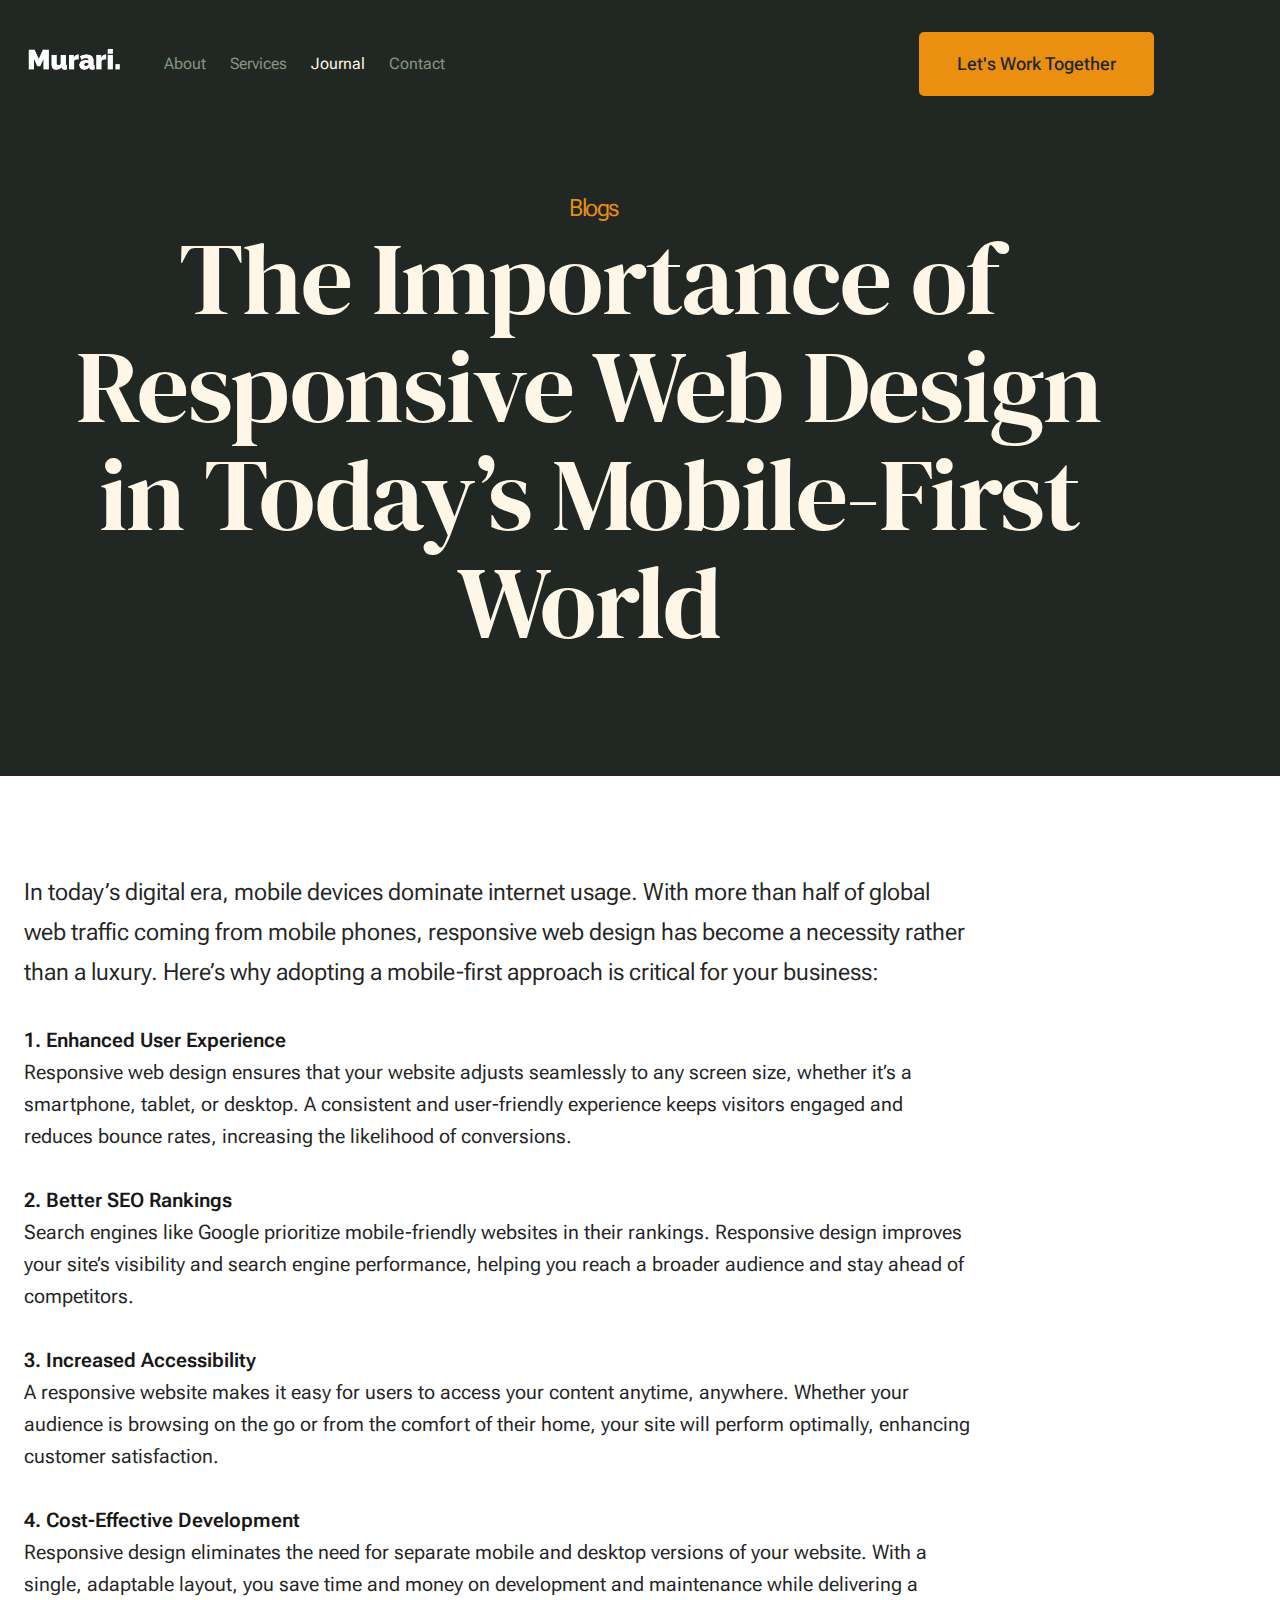
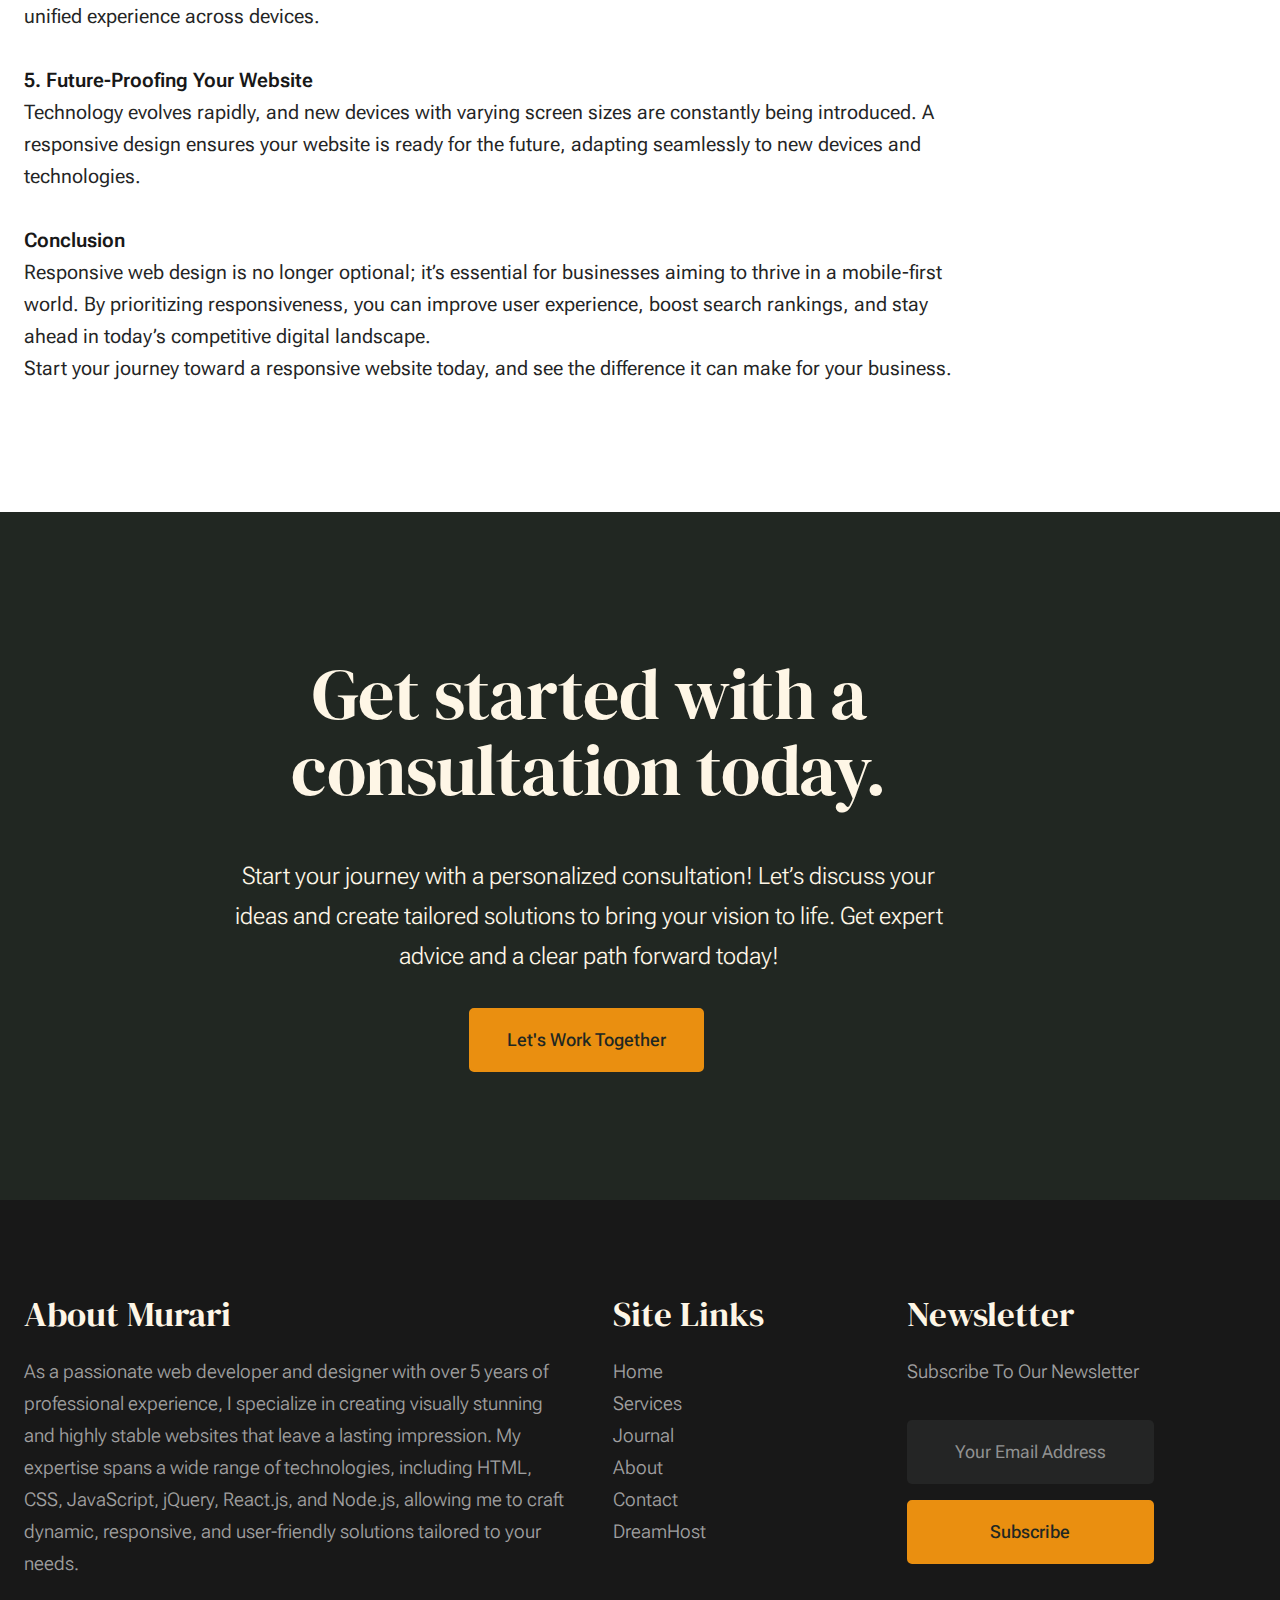
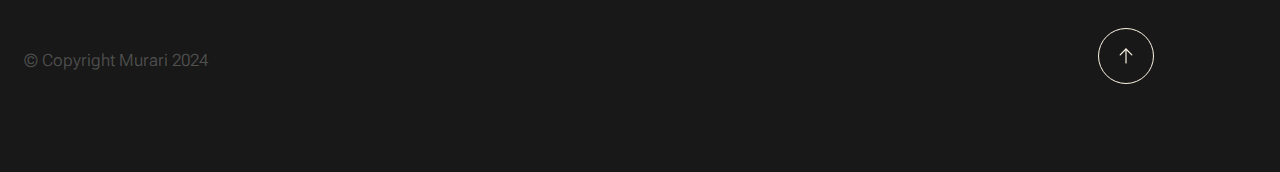
<file: The-Importance-of-Responsive-Web-Design-in-Today’s-Mobile-First-World.html>
<!DOCTYPE html>
<html lang="en" class="no-js">

<head>

    <!--- basic page needs
    ================================================== -->
    <meta charset="utf-8">
    <meta name="viewport" content="width=device-width, initial-scale=1">
    <title>Single - Murari</title>

    <script>
        document.documentElement.classList.remove('no-js');
        document.documentElement.classList.add('js');
    </script>

    <!-- CSS
    ================================================== -->
    <link rel="stylesheet" href="css/vendor.css">
    <link rel="stylesheet" href="css/styles.css">

    <!-- favicons
    ================================================== -->
    <link rel="apple-touch-icon" sizes="180x180" href="apple-touch-icon.png">
    <link rel="icon" type="image/png" sizes="32x32" href="favicon-32x32.png">
    <link rel="icon" type="image/png" sizes="16x16" href="favicon-16x16.png">
    <link rel="manifest" href="site.webmanifest">

</head>


<body id="top">


    <!-- preloader
    ================================================== -->
    <div id="preloader">
        <div id="loader" class="dots-fade">
            <div></div>
            <div></div>
            <div></div>
        </div>
    </div>


    <!-- page wrap
    ================================================== -->
    <div id="page" class="s-pagewrap">


        <!-- # site header 
        ================================================== -->
        <header class="s-header">

            <div class="row s-header__inner width-sixteen-col">

                <div class="s-header__block">
                    <div class="s-header__logo">
                        <a class="logo" href="index.html">
                            <img src="images/Mediamodifier-Design.png" alt="Homepage">
                        </a>
                    </div>

                    <a class="s-header__menu-toggle" href="#0"><span>Menu</span></a>
                </div> <!-- end s-header__block -->

                <nav class="s-header__nav">
                    <ul class="s-header__menu-links">
                        <li><a href="about.html">About</a></li>
                        <li><a href="services.html">Services</a></li>
                        <li class="current"><a href="blog.html">Journal</a></li>
                        <li><a href="contact.html">Contact</a></li>
                    </ul> <!-- s-header__menu-links -->

                    <div class="s-header__contact">
                        <a href="contact.html" class="btn btn--primary s-header__contact-btn">Let's Work Together</a>

                    </div> <!-- s-header__contact -->
                </nav> <!-- end s-header__nav -->

            </div> <!-- end s-header__inner -->

        </header> <!-- end s-header -->


        <!-- # site main content
        ================================================== -->
        <article id="content" class="s-content entry">

            <section class="s-pageheader pageheader">
                <div class="row">
                    <div class="column xl-12">
                        <h1 class="page-title">
                            <span class="page-title__small-type text-pretitle">Blogs</span>
                            The Importance of Responsive Web Design in Today’s Mobile-First World
                        </h1>
                    </div>
                </div>
            </section> <!--pageheader -->



            <div class="s-pagecontent entry__content">
                <div class="row entry__primary width-narrower">
                    <div class="column xl-12">
                        <p class="lead">
                            In today’s digital era, mobile devices dominate internet usage. With more than half of
                            global web traffic coming from mobile phones, responsive web design has become a necessity
                            rather than a luxury. Here’s why adopting a mobile-first approach is critical for your
                            business:
                        </p>

                        <b>1. Enhanced User Experience</b>
                        <p>
                            Responsive web design ensures that your website adjusts seamlessly to any screen size,
                            whether it’s a smartphone, tablet, or desktop. A consistent and user-friendly experience
                            keeps visitors engaged and reduces bounce rates, increasing the likelihood of conversions.
                        </p>
                        <b>2. Better SEO Rankings</b>
                        <p>
                            Search engines like Google prioritize mobile-friendly websites in their rankings. Responsive
                            design improves your site’s visibility and search engine performance, helping you reach a
                            broader audience and stay ahead of competitors.
                        </p>

                        <b>3. Increased Accessibility</b>
                        <p>
                            A responsive website makes it easy for users to access your content anytime, anywhere.
                            Whether your audience is browsing on the go or from the comfort of their home, your site
                            will perform optimally, enhancing customer satisfaction.
                        </p>

                        <b>4. Cost-Effective Development</b>
                        <p>
                            Responsive design eliminates the need for separate mobile and desktop versions of your
                            website. With a single, adaptable layout, you save time and money on development and
                            maintenance while delivering a unified experience across devices.
                        </p>


                        <b>5. Future-Proofing Your Website</b>
                        <p>
                            Technology evolves rapidly, and new devices with varying screen sizes are constantly being
                            introduced. A responsive design ensures your website is ready for the future, adapting
                            seamlessly to new devices and technologies.
                        </p>

                        <b>Conclusion</b>
                        <p>
                            Responsive web design is no longer optional; it’s essential for businesses aiming to thrive
                            in a mobile-first world. By prioritizing responsiveness, you can improve user experience,
                            boost search rankings, and stay ahead in today’s competitive digital landscape.
                            <br>
                            Start your journey toward a responsive website today, and see the difference it can make for
                            your business.
                        </p>

                    </div> <!-- end column-->
                </div> <!-- end entry__primary -->

            </div> <!-- end entry__content -->

        </article> <!-- s-content entry-->


        <!-- # cta
        ================================================== -->
        <section id="cta" class="s-cta">

            <div class="row row-x-center text-center">
                <div class="column xl-8 lg-12">

                    <div class="s-cta__content">
                        <h2 class="text-display-title">
                            Get started with a consultation today.
                        </h2>
                        <p class="lead">
                            Start your journey with a personalized consultation! Let’s discuss your ideas and create
                            tailored solutions to bring your vision to life. Get expert advice and a clear path forward
                            today!
                        </p>
                        <a href="contact.html" class="btn btn--primary">Let's Work Together</a>
                    </div>

                </div>
            </div>

        </section> <!-- end s-cta -->


        <!-- # footer 
        ================================================== -->
        <footer class="s-footer">
            <div class="row s-footer__content">
                <div class="column xl-6 lg-6 md-12 s-footer__block s-footer__about">
                    <h3>About Murari</h3>
                    <p>
                        As a passionate web developer and designer with over 5 years of professional experience, I
                        specialize in creating visually stunning and highly stable websites that leave a lasting
                        impression. My expertise spans a wide range of technologies, including HTML, CSS, JavaScript,
                        jQuery, React.js, and Node.js, allowing me to craft dynamic, responsive, and user-friendly
                        solutions tailored to your needs.
                    </p>
                </div>
                <div class="column xl-3 lg-6 md-12 s-footer__block s-footer__site-links">
                    <h3>Site Links</h3>
                    <ul class="link-list">
                        <li><a href="index.html">Home</a></li>
                        <li><a href="services.html">Services</a></li>
                        <li><a href="blog.html">Journal</a></li>
                        <li><a href="about.html">About</a></li>
                        <li><a href="contact.html">Contact</a></li>
                        <li><a href="https://www.dreamhost.com/r.cgi?287326">DreamHost</a></li>
                    </ul>
                </div>
                <div class="column xl-3 lg-6 md-12 tab-12 s-footer__block s-footer__newsletter">
                    <h3>Newsletter</h3>

                    <p>
                        Subscribe To Our Newsletter
                    </p>

                    <div class="subscribe-form">
                        <form id="mc-form" class="mc-form">
                            <input type="email" name="EMAIL" id="mce-EMAIL" class="u-fullwidth text-center"
                                placeholder="Your Email Address"
                                title="The domain portion of the email address is invalid (the portion after the @)."
                                pattern="^([^\x00-\x20\x22\x28\x29\x2c\x2e\x3a-\x3c\x3e\x40\x5b-\x5d\x7f-\xff]+|\x22([^\x0d\x22\x5c\x80-\xff]|\x5c[\x00-\x7f])*\x22)(\x2e([^\x00-\x20\x22\x28\x29\x2c\x2e\x3a-\x3c\x3e\x40\x5b-\x5d\x7f-\xff]+|\x22([^\x0d\x22\x5c\x80-\xff]|\x5c[\x00-\x7f])*\x22))*\x40([^\x00-\x20\x22\x28\x29\x2c\x2e\x3a-\x3c\x3e\x40\x5b-\x5d\x7f-\xff]+|\x5b([^\x0d\x5b-\x5d\x80-\xff]|\x5c[\x00-\x7f])*\x5d)(\x2e([^\x00-\x20\x22\x28\x29\x2c\x2e\x3a-\x3c\x3e\x40\x5b-\x5d\x7f-\xff]+|\x5b([^\x0d\x5b-\x5d\x80-\xff]|\x5c[\x00-\x7f])*\x5d))*(\.\w{2,})+$"
                                required>
                            <input type="submit" name="subscribe" value="Subscribe"
                                class="btn btn--primary btn--small u-fullwidth">
                            <!-- <div style="position: absolute; left: -5000px;" aria-hidden="true"><input type="text" name="b_cdb7b577e41181934ed6a6a44_9a91cfe7b3" tabindex="-1" value=""></div> -->
                            <div class="mc-status"></div>
                        </form>
                    </div>
                </div>
            </div>

            <div class="row s-footer__bottom">
                <div class="column xl-6 lg-12">
                    <p class="ss-copyright">
                        <span>© Copyright Murari 2024</span>

                    </p>
                </div>

                <div class="ss-go-top">
                    <a class="smoothscroll" title="Back to Top" href="#top">
                        <svg xmlns="http://www.w3.org/2000/svg" viewBox="0 0 24 24" width="36" height="36" fill="none"
                            stroke="#ffffff" stroke-width="1" stroke-linecap="round" stroke-linejoin="round">
                            <polyline points="17 11 12 6 7 11"></polyline>
                            <line x1="12" y1="18" x2="12" y2="6"></line>
                        </svg>
                    </a>
                </div> <!-- end ss-go-top -->
            </div>

        </footer> <!-- end s-footer -->

    </div> <!-- end page-wrap -->

    <!-- Java Script
    ================================================== -->
    <script src="js/plugins.js"></script>
    <script src="js/main.js"></script>

</body>

</html>
</file>
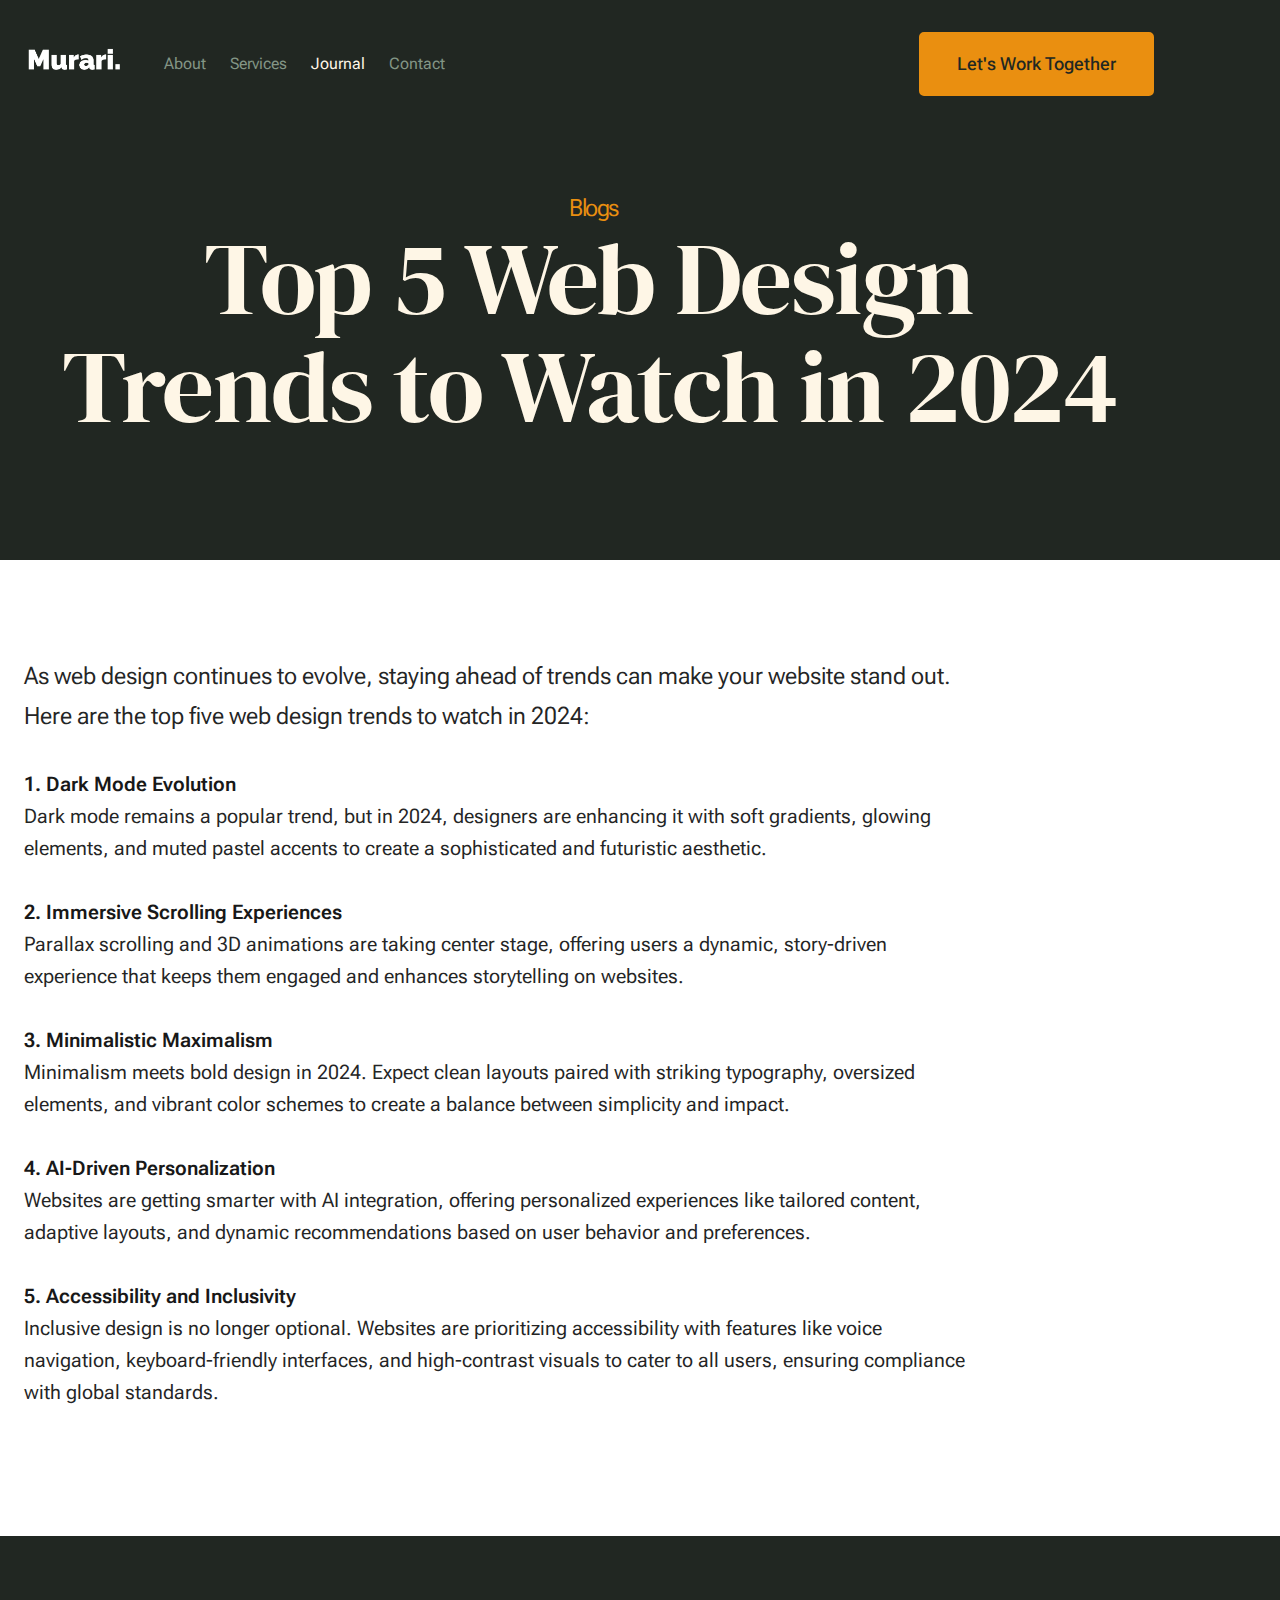
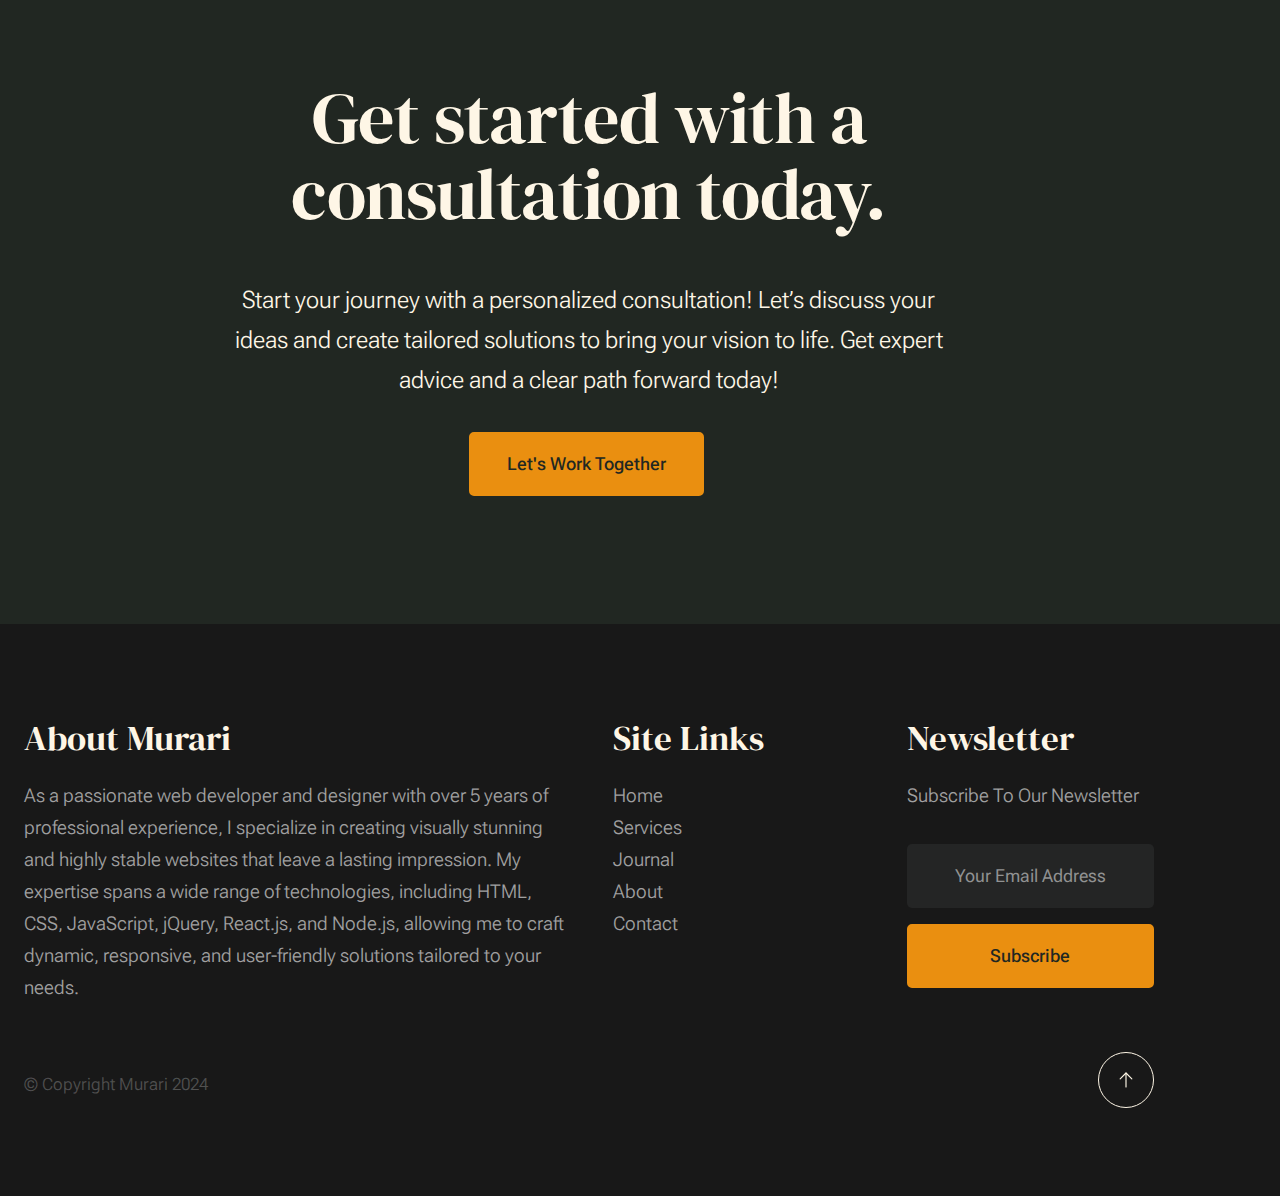
<file: Top-5-Web-Design-Trends-to-Watch-in-2024.html>
<!DOCTYPE html>
<html lang="en" class="no-js">

<head>

    <!--- basic page needs
    ================================================== -->
    <meta charset="utf-8">
    <meta name="viewport" content="width=device-width, initial-scale=1">
    <title>Single - Murari</title>

    <script>
        document.documentElement.classList.remove('no-js');
        document.documentElement.classList.add('js');
    </script>

    <!-- CSS
    ================================================== -->
    <link rel="stylesheet" href="css/vendor.css">
    <link rel="stylesheet" href="css/styles.css">

    <!-- favicons
    ================================================== -->
    <link rel="apple-touch-icon" sizes="180x180" href="apple-touch-icon.png">
    <link rel="icon" type="image/png" sizes="32x32" href="favicon-32x32.png">
    <link rel="icon" type="image/png" sizes="16x16" href="favicon-16x16.png">
    <link rel="manifest" href="site.webmanifest">

</head>


<body id="top">


    <!-- preloader
    ================================================== -->
    <div id="preloader">
        <div id="loader" class="dots-fade">
            <div></div>
            <div></div>
            <div></div>
        </div>
    </div>


    <!-- page wrap
    ================================================== -->
    <div id="page" class="s-pagewrap">


        <!-- # site header 
        ================================================== -->
        <header class="s-header">

            <div class="row s-header__inner width-sixteen-col">

                <div class="s-header__block">
                    <div class="s-header__logo">
                        <a class="logo" href="index.html">
                            <img src="images/Mediamodifier-Design.png" alt="Homepage">
                        </a>
                    </div>

                    <a class="s-header__menu-toggle" href="#0"><span>Menu</span></a>
                </div> <!-- end s-header__block -->

                <nav class="s-header__nav">
                    <ul class="s-header__menu-links">
                        <li><a href="about.html">About</a></li>
                        <li><a href="services.html">Services</a></li>
                        <li class="current"><a href="blog.html">Journal</a></li>
                        <li><a href="contact.html">Contact</a></li>
                    </ul> <!-- s-header__menu-links -->

                    <div class="s-header__contact">
                        <a href="contact.html" class="btn btn--primary s-header__contact-btn">Let's Work Together</a>

                    </div> <!-- s-header__contact -->
                </nav> <!-- end s-header__nav -->

            </div> <!-- end s-header__inner -->

        </header> <!-- end s-header -->


        <!-- # site main content
        ================================================== -->
        <article id="content" class="s-content entry">

            <section class="s-pageheader pageheader">
                <div class="row">
                    <div class="column xl-12">
                        <h1 class="page-title">
                            <span class="page-title__small-type text-pretitle">Blogs</span>
                            Top 5 Web Design <br>Trends to Watch in 2024
                        </h1>
                    </div>
                </div>
            </section> <!--pageheader -->



            <div class="s-pagecontent entry__content">
                <div class="row entry__primary width-narrower">
                    <div class="column xl-12">
                        <p class="lead">
                            As web design continues to evolve, staying ahead of trends can make your website stand out.
                            Here
                            are the top five web design trends to watch in 2024:
                        </p>

                        <b>1. Dark Mode Evolution</b>
                        <p>
                            Dark mode remains a popular trend, but in 2024, designers are enhancing it with soft
                            gradients, glowing elements, and muted pastel accents to create a sophisticated and
                            futuristic aesthetic.
                        </p>
                        <b>2. Immersive Scrolling Experiences</b>
                        <p>
                            Parallax scrolling and 3D animations are taking center stage, offering users a dynamic,
                            story-driven experience that keeps them engaged and enhances storytelling on websites.
                        </p>

                        <b>3. Minimalistic Maximalism</b>
                        <p>
                            Minimalism meets bold design in 2024. Expect clean layouts paired with striking typography,
                            oversized elements, and vibrant color schemes to create a balance between simplicity and
                            impact.
                        </p>

                        <b>4. AI-Driven Personalization</b>
                        <p>
                            Websites are getting smarter with AI integration, offering personalized experiences like
                            tailored content, adaptive layouts, and dynamic recommendations based on user behavior and
                            preferences.
                        </p>


                        <b>5. Accessibility and Inclusivity</b>
                        <p>
                            Inclusive design is no longer optional. Websites are prioritizing accessibility with
                            features like voice navigation, keyboard-friendly interfaces, and high-contrast visuals to
                            cater to all users, ensuring compliance with global standards.</p>

                    </div> <!-- end column-->
                </div> <!-- end entry__primary -->

            </div> <!-- end entry__content -->

        </article> <!-- s-content entry-->


        <!-- # cta
        ================================================== -->
        <section id="cta" class="s-cta">

            <div class="row row-x-center text-center">
                <div class="column xl-8 lg-12">

                    <div class="s-cta__content">
                        <h2 class="text-display-title">
                            Get started with a consultation today.
                        </h2>
                        <p class="lead">
                            Start your journey with a personalized consultation! Let’s discuss your ideas and create
                            tailored solutions to bring your vision to life. Get expert advice and a clear path forward
                            today!
                        </p>
                        <a href="contact.html" class="btn btn--primary">Let's Work Together</a>
                    </div>

                </div>
            </div>

        </section> <!-- end s-cta -->


        <!-- # footer 
        ================================================== -->
        <footer class="s-footer">
            <div class="row s-footer__content">
                <div class="column xl-6 lg-6 md-12 s-footer__block s-footer__about">
                    <h3>About Murari</h3>
                    <p>
                        As a passionate web developer and designer with over 5 years of professional experience, I
                        specialize in creating visually stunning and highly stable websites that leave a lasting
                        impression. My expertise spans a wide range of technologies, including HTML, CSS, JavaScript,
                        jQuery, React.js, and Node.js, allowing me to craft dynamic, responsive, and user-friendly
                        solutions tailored to your needs.
                    </p>
                </div>
                <div class="column xl-3 lg-6 md-12 s-footer__block s-footer__site-links">
                    <h3>Site Links</h3>
                    <ul class="link-list">
                        <li><a href="index.html">Home</a></li>
                        <li><a href="services.html">Services</a></li>
                        <li><a href="blog.html">Journal</a></li>
                        <li><a href="about.html">About</a></li>
                        <li><a href="contact.html">Contact</a></li>
                    </ul>
                </div>
                <div class="column xl-3 lg-6 md-12 tab-12 s-footer__block s-footer__newsletter">
                    <h3>Newsletter</h3>

                    <p>
                        Subscribe To Our Newsletter
                    </p>

                    <div class="subscribe-form">
                        <form id="mc-form" class="mc-form">
                            <input type="email" name="EMAIL" id="mce-EMAIL" class="u-fullwidth text-center"
                                placeholder="Your Email Address"
                                title="The domain portion of the email address is invalid (the portion after the @)."
                                pattern="^([^\x00-\x20\x22\x28\x29\x2c\x2e\x3a-\x3c\x3e\x40\x5b-\x5d\x7f-\xff]+|\x22([^\x0d\x22\x5c\x80-\xff]|\x5c[\x00-\x7f])*\x22)(\x2e([^\x00-\x20\x22\x28\x29\x2c\x2e\x3a-\x3c\x3e\x40\x5b-\x5d\x7f-\xff]+|\x22([^\x0d\x22\x5c\x80-\xff]|\x5c[\x00-\x7f])*\x22))*\x40([^\x00-\x20\x22\x28\x29\x2c\x2e\x3a-\x3c\x3e\x40\x5b-\x5d\x7f-\xff]+|\x5b([^\x0d\x5b-\x5d\x80-\xff]|\x5c[\x00-\x7f])*\x5d)(\x2e([^\x00-\x20\x22\x28\x29\x2c\x2e\x3a-\x3c\x3e\x40\x5b-\x5d\x7f-\xff]+|\x5b([^\x0d\x5b-\x5d\x80-\xff]|\x5c[\x00-\x7f])*\x5d))*(\.\w{2,})+$"
                                required>
                            <input type="submit" name="subscribe" value="Subscribe"
                                class="btn btn--primary btn--small u-fullwidth">
                            <!-- <div style="position: absolute; left: -5000px;" aria-hidden="true"><input type="text" name="b_cdb7b577e41181934ed6a6a44_9a91cfe7b3" tabindex="-1" value=""></div> -->
                            <div class="mc-status"></div>
                        </form>
                    </div>
                </div>
            </div>

            <div class="row s-footer__bottom">
                <div class="column xl-6 lg-12">
                    <p class="ss-copyright">
                        <span>© Copyright Murari 2024</span>

                    </p>
                </div>

                <div class="ss-go-top">
                    <a class="smoothscroll" title="Back to Top" href="#top">
                        <svg xmlns="http://www.w3.org/2000/svg" viewBox="0 0 24 24" width="36" height="36" fill="none"
                            stroke="#ffffff" stroke-width="1" stroke-linecap="round" stroke-linejoin="round">
                            <polyline points="17 11 12 6 7 11"></polyline>
                            <line x1="12" y1="18" x2="12" y2="6"></line>
                        </svg>
                    </a>
                </div> <!-- end ss-go-top -->
            </div>

        </footer> <!-- end s-footer -->

    </div> <!-- end page-wrap -->

    <!-- Java Script
    ================================================== -->
    <script src="js/plugins.js"></script>
    <script src="js/main.js"></script>

</body>

</html>
</file>
<file: css/vendor.css>
/* ===================================================================
 * Murari Third-party Stylesheets
 * Template Ver. 1.0.0
 * 12-13-2022
 * -------------------------------------------------------------------
 *
 * TOC:
 * # PrismJS
 * # Swiper
 *
 * ------------------------------------------------------------------- */


/* ===================================================================
 * # PrismJS 1.20.0
 *   https://prismjs.com/download.html#themes=prism-okaidia&languages=markup+css+clike+javascript+markup-templating+php 
 *   
 *   okaidia theme for JavaScript, CSS and HTML
 *   Loosely based on Monokai textmate theme by http://www.monokai.nl/
 *   @author ocodia
 * ------------------------------------------------------------------- */
code[class*=language-],
pre[class*=language-] {
  color          : #f8f8f2;
  background     : none;
  text-shadow    : 0 1px rgba(0, 0, 0, 0.3);
  font-family    : var(--font-mono);
  font-size      : calc(var(--text-size) * 0.9444);
  text-align     : left;
  white-space    : pre;
  word-spacing   : normal;
  word-break     : normal;
  word-wrap      : normal;
  line-height    : var(--vspace-1);
  -moz-tab-size  : 4;
  -o-tab-size    : 4;
  tab-size       : 4;
  -webkit-hyphens: none;
  -ms-hyphens    : none;
  hyphens        : none;
}

/* Code blocks */
pre[class*=language-] {
  padding : var(--vspace-0_5) 0 var(--vspace-1);
  margin  : var(--vspace-1) 0;
  overflow: auto;
}

:not(pre)>code[class*=language-],
pre[class*=language-] {
  background: #272822;
}

/* Inline code */
:not(pre)>code[class*=language-] {
  padding    : 0.1em;
  white-space: normal;
}

.token.comment,
.token.prolog,
.token.doctype,
.token.cdata {
  color: slategray;
}

.token.punctuation {
  color: #f8f8f2;
}

.token.namespace {
  opacity: 0.7;
}

.token.property,
.token.tag,
.token.constant,
.token.symbol,
.token.deleted {
  color: #f92672;
}

.token.boolean,
.token.number {
  color: #ae81ff;
}

.token.selector,
.token.attr-name,
.token.string,
.token.char,
.token.builtin,
.token.inserted {
  color: #a6e22e;
}

.token.operator,
.token.entity,
.token.url,
.language-css .token.string,
.style .token.string,
.token.variable {
  color: #f8f8f2;
}

.token.atrule,
.token.attr-value,
.token.function,
.token.class-name {
  color: #e6db74;
}

.token.keyword {
  color: #66d9ef;
}

.token.regex,
.token.important {
  color: #fd971f;
}

.token.important,
.token.bold {
  font-weight: bold;
}

.token.italic {
  font-style: italic;
}

.token.entity {
  cursor: help;
}



/* ===================================================================
 * # Swiper 6.4.5
 *   Most modern mobile touch slider and framework with hardware accelerated transitions
 *   https://swiperjs.com
 *
 *   Copyright 2014-2020 Vladimir Kharlampidi
 *
 *   Released under the MIT License
 *
 *   Released on: December 18, 2020
 * ------------------------------------------------------------------- */
@font-face {
  font-family: "swiper-icons";
  src        : url("data:application/font-woff;charset=utf-8;base64, [base64]//wADZ2x5ZgAAAywAAADMAAAD2MHtryVoZWFkAAABbAAAADAAAAA2E2+eoWhoZWEAAAGcAAAAHwAAACQC9gDzaG10eAAAAigAAAAZAAAArgJkABFsb2NhAAAC0AAAAFoAAABaFQAUGG1heHAAAAG8AAAAHwAAACAAcABAbmFtZQAAA/gAAAE5AAACXvFdBwlwb3N0AAAFNAAAAGIAAACE5s74hXjaY2BkYGAAYpf5Hu/j+W2+MnAzMYDAzaX6QjD6/4//Bxj5GA8AuRwMYGkAPywL13jaY2BkYGA88P8Agx4j+/8fQDYfA1AEBWgDAIB2BOoAeNpjYGRgYNBh4GdgYgABEMnIABJzYNADCQAACWgAsQB42mNgYfzCOIGBlYGB0YcxjYGBwR1Kf2WQZGhhYGBiYGVmgAFGBiQQkOaawtDAoMBQxXjg/wEGPcYDDA4wNUA2CCgwsAAAO4EL6gAAeNpj2M0gyAACqxgGNWBkZ2D4/wMA+xkDdgAAAHjaY2BgYGaAYBkGRgYQiAHyGMF8FgYHIM3DwMHABGQrMOgyWDLEM1T9/w8UBfEMgLzE////P/5//f/V/xv+r4eaAAeMbAxwIUYmIMHEgKYAYjUcsDAwsLKxc3BycfPw8jEQA/[base64]/uznmfPFBNODM2K7MTQ45YEAZqGP81AmGGcF3iPqOop0r1SPTaTbVkfUe4HXj97wYE+yNwWYxwWu4v1ugWHgo3S1XdZEVqWM7ET0cfnLGxWfkgR42o2PvWrDMBSFj/IHLaF0zKjRgdiVMwScNRAoWUoH78Y2icB/yIY09An6AH2Bdu/UB+yxopYshQiEvnvu0dURgDt8QeC8PDw7Fpji3fEA4z/PEJ6YOB5hKh4dj3EvXhxPqH/SKUY3rJ7srZ4FZnh1PMAtPhwP6fl2PMJMPDgeQ4rY8YT6Gzao0eAEA409DuggmTnFnOcSCiEiLMgxCiTI6Cq5DZUd3Qmp10vO0LaLTd2cjN4fOumlc7lUYbSQcZFkutRG7g6JKZKy0RmdLY680CDnEJ+UMkpFFe1RN7nxdVpXrC4aTtnaurOnYercZg2YVmLN/d/gczfEimrE/fs/bOuq29Zmn8tloORaXgZgGa78yO9/cnXm2BpaGvq25Dv9S4E9+5SIc9PqupJKhYFSSl47+Qcr1mYNAAAAeNptw0cKwkAAAMDZJA8Q7OUJvkLsPfZ6zFVERPy8qHh2YER+3i/BP83vIBLLySsoKimrqKqpa2hp6+jq6RsYGhmbmJqZSy0sraxtbO3sHRydnEMU4uR6yx7JJXveP7WrDycAAAAAAAH//wACeNpjYGRgYOABYhkgZgJCZgZNBkYGLQZtIJsFLMYAAAw3ALgAeNolizEKgDAQBCchRbC2sFER0YD6qVQiBCv/H9ezGI6Z5XBAw8CBK/m5iQQVauVbXLnOrMZv2oLdKFa8Pjuru2hJzGabmOSLzNMzvutpB3N42mNgZGBg4GKQYzBhYMxJLMlj4GBgAYow/P/PAJJhLM6sSoWKfWCAAwDAjgbRAAB42mNgYGBkAIIbCZo5IPrmUn0hGA0AO8EFTQAA") format("woff");
  font-weight: 400;
  font-style : normal;
}

:root {
  --swiper-theme-color: #007aff;
}

.swiper-container {
  margin-left : auto;
  margin-right: auto;
  position    : relative;
  overflow    : hidden;
  list-style  : none;
  padding     : 0;
  /* Fix of Webkit flickering */
  z-index     : 1;
}

.swiper-container-vertical>.swiper-wrapper {
  flex-direction: column;
}

.swiper-wrapper {
  position           : relative;
  width              : 100%;
  height             : 100%;
  z-index            : 1;
  display            : flex;
  transition-property: transform;
  box-sizing         : content-box;
}

.swiper-container-android .swiper-slide,
.swiper-wrapper {
  transform: translate3d(0px, 0, 0);
}

.swiper-container-multirow>.swiper-wrapper {
  flex-wrap: wrap;
}

.swiper-container-multirow-column>.swiper-wrapper {
  flex-wrap     : wrap;
  flex-direction: column;
}

.swiper-container-free-mode>.swiper-wrapper {
  transition-timing-function: ease-out;
  margin                    : 0 auto;
}

.swiper-slide {
  flex-shrink        : 0;
  width              : 100%;
  height             : 100%;
  position           : relative;
  transition-property: transform;
}

.swiper-slide-invisible-blank {
  visibility: hidden;
}

/* Auto Height */
.swiper-container-autoheight,
.swiper-container-autoheight .swiper-slide {
  height: auto;
}

.swiper-container-autoheight .swiper-wrapper {
  align-items        : flex-start;
  transition-property: transform, height;
}

/* 3D Effects */
.swiper-container-3d {
  perspective: 1200px;
}

.swiper-container-3d .swiper-wrapper,
.swiper-container-3d .swiper-slide,
.swiper-container-3d .swiper-slide-shadow-left,
.swiper-container-3d .swiper-slide-shadow-right,
.swiper-container-3d .swiper-slide-shadow-top,
.swiper-container-3d .swiper-slide-shadow-bottom,
.swiper-container-3d .swiper-cube-shadow {
  transform-style: preserve-3d;
}

.swiper-container-3d .swiper-slide-shadow-left,
.swiper-container-3d .swiper-slide-shadow-right,
.swiper-container-3d .swiper-slide-shadow-top,
.swiper-container-3d .swiper-slide-shadow-bottom {
  position      : absolute;
  left          : 0;
  top           : 0;
  width         : 100%;
  height        : 100%;
  pointer-events: none;
  z-index       : 10;
}

.swiper-container-3d .swiper-slide-shadow-left {
  background-image: linear-gradient(to left, rgba(0, 0, 0, 0.5), rgba(0, 0, 0, 0));
}

.swiper-container-3d .swiper-slide-shadow-right {
  background-image: linear-gradient(to right, rgba(0, 0, 0, 0.5), rgba(0, 0, 0, 0));
}

.swiper-container-3d .swiper-slide-shadow-top {
  background-image: linear-gradient(to top, rgba(0, 0, 0, 0.5), rgba(0, 0, 0, 0));
}

.swiper-container-3d .swiper-slide-shadow-bottom {
  background-image: linear-gradient(to bottom, rgba(0, 0, 0, 0.5), rgba(0, 0, 0, 0));
}

/* CSS Mode */
.swiper-container-css-mode>.swiper-wrapper {
  overflow          : auto;
  scrollbar-width   : none;
  /* For Firefox */
  -ms-overflow-style: none;
  /* For Internet Explorer and Edge */
}

.swiper-container-css-mode>.swiper-wrapper::-webkit-scrollbar {
  display: none;
}

.swiper-container-css-mode>.swiper-wrapper>.swiper-slide {
  scroll-snap-align: start start;
}

.swiper-container-horizontal.swiper-container-css-mode>.swiper-wrapper {
  -ms-scroll-snap-type: x mandatory;
  scroll-snap-type    : x mandatory;
}

.swiper-container-vertical.swiper-container-css-mode>.swiper-wrapper {
  -ms-scroll-snap-type: y mandatory;
  scroll-snap-type    : y mandatory;
}

:root {
  --swiper-navigation-size   : 44px;
  /*
    --swiper-navigation-color: var(--swiper-theme-color);
    */
}

.swiper-button-prev,
.swiper-button-next {
  position       : absolute;
  top            : 50%;
  width          : calc(var(--swiper-navigation-size) / 44 * 27);
  height         : var(--swiper-navigation-size);
  margin-top     : calc(-1 * var(--swiper-navigation-size) / 2);
  z-index        : 10;
  cursor         : pointer;
  display        : flex;
  align-items    : center;
  justify-content: center;
  color          : var(--swiper-navigation-color, var(--swiper-theme-color));
}

.swiper-button-prev.swiper-button-disabled,
.swiper-button-next.swiper-button-disabled {
  opacity       : 0.35;
  cursor        : auto;
  pointer-events: none;
}

.swiper-button-prev:after,
.swiper-button-next:after {
  font-family   : swiper-icons;
  font-size     : var(--swiper-navigation-size);
  text-transform: none !important;
  letter-spacing: 0;
  text-transform: none;
  font-variant  : initial;
  line-height   : 1;
}

.swiper-button-prev,
.swiper-container-rtl .swiper-button-next {
  left : 10px;
  right: auto;
}

.swiper-button-prev:after,
.swiper-container-rtl .swiper-button-next:after {
  content: "prev";
}

.swiper-button-next,
.swiper-container-rtl .swiper-button-prev {
  right: 10px;
  left : auto;
}

.swiper-button-next:after,
.swiper-container-rtl .swiper-button-prev:after {
  content: "next";
}

.swiper-button-prev.swiper-button-white,
.swiper-button-next.swiper-button-white {
  --swiper-navigation-color: #ffffff;
}

.swiper-button-prev.swiper-button-black,
.swiper-button-next.swiper-button-black {
  --swiper-navigation-color: #000000;
}

.swiper-button-lock {
  display: none;
}

:root {
  /*
    --swiper-pagination-color: var(--swiper-theme-color);
    */
}

.swiper-pagination {
  position  : absolute;
  text-align: center;
  transition: 300ms opacity;
  transform : translate3d(0, 0, 0);
  z-index   : 10;
}

.swiper-pagination.swiper-pagination-hidden {
  opacity: 0;
}

/* Common Styles */
.swiper-pagination-fraction,
.swiper-pagination-custom,
.swiper-container-horizontal>.swiper-pagination-bullets {
  bottom: 10px;
  left  : 0;
  width : 100%;
}

/* Bullets */
.swiper-pagination-bullets-dynamic {
  overflow : hidden;
  font-size: 0;
}

.swiper-pagination-bullets-dynamic .swiper-pagination-bullet {
  transform: scale(0.33);
  position : relative;
}

.swiper-pagination-bullets-dynamic .swiper-pagination-bullet-active {
  transform: scale(1);
}

.swiper-pagination-bullets-dynamic .swiper-pagination-bullet-active-main {
  transform: scale(1);
}

.swiper-pagination-bullets-dynamic .swiper-pagination-bullet-active-prev {
  transform: scale(0.66);
}

.swiper-pagination-bullets-dynamic .swiper-pagination-bullet-active-prev-prev {
  transform: scale(0.33);
}

.swiper-pagination-bullets-dynamic .swiper-pagination-bullet-active-next {
  transform: scale(0.66);
}

.swiper-pagination-bullets-dynamic .swiper-pagination-bullet-active-next-next {
  transform: scale(0.33);
}

.swiper-pagination-bullet {
  width        : 8px;
  height       : 8px;
  display      : inline-block;
  border-radius: 100%;
  background   : #000;
  opacity      : 0.2;
}

button.swiper-pagination-bullet {
  border            : none;
  margin            : 0;
  padding           : 0;
  box-shadow        : none;
  -webkit-appearance: none;
  -moz-appearance   : none;
  appearance        : none;
}

.swiper-pagination-clickable .swiper-pagination-bullet {
  cursor: pointer;
}

.swiper-pagination-bullet-active {
  opacity   : 1;
  background: var(--swiper-pagination-color, var(--swiper-theme-color));
}

.swiper-container-vertical>.swiper-pagination-bullets {
  right    : 10px;
  top      : 50%;
  transform: translate3d(0px, -50%, 0);
}

.swiper-container-vertical>.swiper-pagination-bullets .swiper-pagination-bullet {
  margin : 6px 0;
  display: block;
}

.swiper-container-vertical>.swiper-pagination-bullets.swiper-pagination-bullets-dynamic {
  top      : 50%;
  transform: translateY(-50%);
  width    : 8px;
}

.swiper-container-vertical>.swiper-pagination-bullets.swiper-pagination-bullets-dynamic .swiper-pagination-bullet {
  display   : inline-block;
  transition: 200ms transform, 200ms top;
}

.swiper-container-horizontal>.swiper-pagination-bullets .swiper-pagination-bullet {
  margin: 0 4px;
}

.swiper-container-horizontal>.swiper-pagination-bullets.swiper-pagination-bullets-dynamic {
  left       : 50%;
  transform  : translateX(-50%);
  white-space: nowrap;
}

.swiper-container-horizontal>.swiper-pagination-bullets.swiper-pagination-bullets-dynamic .swiper-pagination-bullet {
  transition: 200ms transform, 200ms left;
}

.swiper-container-horizontal.swiper-container-rtl>.swiper-pagination-bullets-dynamic .swiper-pagination-bullet {
  transition: 200ms transform, 200ms right;
}

/* Progress */
.swiper-pagination-progressbar {
  background: rgba(0, 0, 0, 0.25);
  position  : absolute;
}

.swiper-pagination-progressbar .swiper-pagination-progressbar-fill {
  background      : var(--swiper-pagination-color, var(--swiper-theme-color));
  position        : absolute;
  left            : 0;
  top             : 0;
  width           : 100%;
  height          : 100%;
  transform       : scale(0);
  transform-origin: left top;
}

.swiper-container-rtl .swiper-pagination-progressbar .swiper-pagination-progressbar-fill {
  transform-origin: right top;
}

.swiper-container-horizontal>.swiper-pagination-progressbar,
.swiper-container-vertical>.swiper-pagination-progressbar.swiper-pagination-progressbar-opposite {
  width : 100%;
  height: 4px;
  left  : 0;
  top   : 0;
}

.swiper-container-vertical>.swiper-pagination-progressbar,
.swiper-container-horizontal>.swiper-pagination-progressbar.swiper-pagination-progressbar-opposite {
  width : 4px;
  height: 100%;
  left  : 0;
  top   : 0;
}

.swiper-pagination-white {
  --swiper-pagination-color: #ffffff;
}

.swiper-pagination-black {
  --swiper-pagination-color: #000000;
}

.swiper-pagination-lock {
  display: none;
}

/* Scrollbar */
.swiper-scrollbar {
  border-radius   : 10px;
  position        : relative;
  -ms-touch-action: none;
  background      : rgba(0, 0, 0, 0.1);
}

.swiper-container-horizontal>.swiper-scrollbar {
  position: absolute;
  left    : 1%;
  bottom  : 3px;
  z-index : 50;
  height  : 5px;
  width   : 98%;
}

.swiper-container-vertical>.swiper-scrollbar {
  position: absolute;
  right   : 3px;
  top     : 1%;
  z-index : 50;
  width   : 5px;
  height  : 98%;
}

.swiper-scrollbar-drag {
  height       : 100%;
  width        : 100%;
  position     : relative;
  background   : rgba(0, 0, 0, 0.5);
  border-radius: 10px;
  left         : 0;
  top          : 0;
}

.swiper-scrollbar-cursor-drag {
  cursor: move;
}

.swiper-scrollbar-lock {
  display: none;
}

.swiper-zoom-container {
  width          : 100%;
  height         : 100%;
  display        : flex;
  justify-content: center;
  align-items    : center;
  text-align     : center;
}

.swiper-zoom-container>img,
.swiper-zoom-container>svg,
.swiper-zoom-container>canvas {
  max-width    : 100%;
  max-height   : 100%;
  -o-object-fit: contain;
  object-fit   : contain;
}

.swiper-slide-zoomed {
  cursor: move;
}

/* Preloader */
:root {
  /*
    --swiper-preloader-color: var(--swiper-theme-color);
    */
}

.swiper-lazy-preloader {
  width            : 42px;
  height           : 42px;
  position         : absolute;
  left             : 50%;
  top              : 50%;
  margin-left      : -21px;
  margin-top       : -21px;
  z-index          : 10;
  transform-origin : 50%;
  -webkit-animation: swiper-preloader-spin 1s infinite linear;
  animation        : swiper-preloader-spin 1s infinite linear;
  box-sizing       : border-box;
  border           : 4px solid var(--swiper-preloader-color, var(--swiper-theme-color));
  border-radius    : 50%;
  border-top-color : transparent;
}

.swiper-lazy-preloader-white {
  --swiper-preloader-color: #fff;
}

.swiper-lazy-preloader-black {
  --swiper-preloader-color: #000;
}

@-webkit-keyframes swiper-preloader-spin {
  100% {
    transform: rotate(360deg);
  }
}

@keyframes swiper-preloader-spin {
  100% {
    transform: rotate(360deg);
  }
}

/* a11y */
.swiper-container .swiper-notification {
  position      : absolute;
  left          : 0;
  top           : 0;
  pointer-events: none;
  opacity       : 0;
  z-index       : -1000;
}

.swiper-container-fade.swiper-container-free-mode .swiper-slide {
  transition-timing-function: ease-out;
}

.swiper-container-fade .swiper-slide {
  pointer-events     : none;
  transition-property: opacity;
}

.swiper-container-fade .swiper-slide .swiper-slide {
  pointer-events: none;
}

.swiper-container-fade .swiper-slide-active,
.swiper-container-fade .swiper-slide-active .swiper-slide-active {
  pointer-events: auto;
}

.swiper-container-cube {
  overflow: visible;
}

.swiper-container-cube .swiper-slide {
  pointer-events             : none;
  -webkit-backface-visibility: hidden;
  backface-visibility        : hidden;
  z-index                    : 1;
  visibility                 : hidden;
  transform-origin           : 0 0;
  width                      : 100%;
  height                     : 100%;
}

.swiper-container-cube .swiper-slide .swiper-slide {
  pointer-events: none;
}

.swiper-container-cube.swiper-container-rtl .swiper-slide {
  transform-origin: 100% 0;
}

.swiper-container-cube .swiper-slide-active,
.swiper-container-cube .swiper-slide-active .swiper-slide-active {
  pointer-events: auto;
}

.swiper-container-cube .swiper-slide-active,
.swiper-container-cube .swiper-slide-next,
.swiper-container-cube .swiper-slide-prev,
.swiper-container-cube .swiper-slide-next+.swiper-slide {
  pointer-events: auto;
  visibility    : visible;
}

.swiper-container-cube .swiper-slide-shadow-top,
.swiper-container-cube .swiper-slide-shadow-bottom,
.swiper-container-cube .swiper-slide-shadow-left,
.swiper-container-cube .swiper-slide-shadow-right {
  z-index                    : 0;
  -webkit-backface-visibility: hidden;
  backface-visibility        : hidden;
}

.swiper-container-cube .swiper-cube-shadow {
  position  : absolute;
  left      : 0;
  bottom    : 0px;
  width     : 100%;
  height    : 100%;
  background: #000;
  opacity   : 0.6;
  filter    : blur(50px);
  z-index   : 0;
}

.swiper-container-flip {
  overflow: visible;
}

.swiper-container-flip .swiper-slide {
  pointer-events             : none;
  -webkit-backface-visibility: hidden;
  backface-visibility        : hidden;
  z-index                    : 1;
}

.swiper-container-flip .swiper-slide .swiper-slide {
  pointer-events: none;
}

.swiper-container-flip .swiper-slide-active,
.swiper-container-flip .swiper-slide-active .swiper-slide-active {
  pointer-events: auto;
}

.swiper-container-flip .swiper-slide-shadow-top,
.swiper-container-flip .swiper-slide-shadow-bottom,
.swiper-container-flip .swiper-slide-shadow-left,
.swiper-container-flip .swiper-slide-shadow-right {
  z-index                    : 0;
  -webkit-backface-visibility: hidden;
  backface-visibility        : hidden;
}
</file>
<file: css/styles.css>
@charset "UTF-8";
/* =================================================================== 
 * Murari Main Stylesheet
 * Template Ver. 1.0.0
 * 12-13-2022
 * ------------------------------------------------------------------
 *
 * TOC:
 * # SETTINGS
 *		## fonts
 *    	## colors
 *	  	## spacing and typescale
 *		## grid variables
 * # CSS RESET
 * # GRID
 *		## extra large devices
 *		## large devices
 *		## medium devices 
 *		## tablet devices
 *		## mobile devices
 *		## small mobile devices
 *		## additional column stackpoints 
 * # BASE SETUP
 * # UTILITY CLASSES
 * # TYPOGRAPHY 
 *		## additional typography & helper classes
 *		## lists
 *		## media 
 *		## spacing
 * # PRELOADER
 *		## page loaded
 * # FORM 
 *		## style placeholder text
 *		## change autocomplete styles in Chrome
 * # BUTTONS
 * # TABLE
 * # COMPONENTS
 *		## pagination 
 *		## alert box 
 *		## skillbars
 *		## stats tabs
 * # PROJECT-WIDE SHARED STYLES
 *		## list items
 *		## social list
 *		## blog card
 *		## testimonials
 *		## swiper overrides
 * # GRID-BASED LAYOUTS
 *		## grid block
 *		## list grid
 * # PAGE WRAP
 * # SITE HEADER
 *		## logo
 *		## main navigation
 *		## mobile menu toggle
 * # PAGEHEADER & PAGECONTENT
 * # INTRO
 *		## intro content
 *		## intro scroll down
 *		## intro transitions
 * # ABOUT
 * # EXPERTISE
 * # CLIENTS
 *		## clients list
 * # CTA
 * # JOURNAL
 * # FOOTER
 *		## newsletter
 *		## copyright
 *		## go top
 * # BLOG STYLES 
 * # PAGE STYLES 
 *		## services page
 *		## contact page
 *
 * ------------------------------------------------------------------ */


/* ===================================================================
 * # SETTINGS
 *
 *
 * ------------------------------------------------------------------- */

/* ------------------------------------------------------------------- 
 * ## fonts 
 * ------------------------------------------------------------------- */
@import url("https://fonts.googleapis.com/css2?family=DM+Serif+Display&family=Roboto+Flex:opsz,wght@8..144,300;8..144,400;8..144,500;8..144,600&display=swap");

:root {
	--font-1: "Roboto Flex", sans-serif;
	--font-2: "DM Serif Display", Serif;

	/* monospace
   */
	--font-mono: Consolas, "Andale Mono", Courier, "Courier New", monospace;
}

/* ------------------------------------------------------------------- 
 * ## colors
 * ------------------------------------------------------------------- */
:root {
	/* color-1(#EA9010)
   * color-2(#343D35)
   * color-3(#FEF5E4)
   */
	--color-1: hsla(35, 87%, 49%, 1);
	--color-2: hsla(127, 8%, 22%, 1);
	--color-3: hsla(39, 93%, 95%, 1);

	/* theme color variations
   */
	--color-1-lightest: hsla(35, 87%, 96%, 1);
	--color-1-lighter: hsla(35, 87%, 69%, 1);
	--color-1-light: hsla(35, 87%, 59%, 1);
	--color-1-dark: hsla(35, 87%, 39%, 1);
	--color-1-darker: hsla(35, 87%, 29%, 1);
	--color-1-darkest: hsla(35, 87%, 10%, 1);

	--color-2-lightest: hsla(127, 8%, 55%, 1);
	--color-2-lighter: hsla(127, 8%, 42%, 1);
	--color-2-light: hsla(127, 8%, 32%, 1);
	--color-2-dark: hsla(127, 8%, 14%, 1);
	--color-2-darker: hsla(127, 8%, 2%, 1);

	--color-3-light: hsla(39, 93%, 100%, 1);
	--color-3-dark: hsla(39, 93%, 85%, 1);
	--color-3-darker: hsla(39, 93%, 75%, 1);

	/* feedback colors
   * color-error(#ffd1d2), color-success(#c8e675), 
   * color-info(#d7ecfb), color-notice(#fff099)
   */
	--color-error: hsla(359, 100%, 91%, 1);
	--color-success: hsla(76, 69%, 68%, 1);
	--color-info: hsla(205, 82%, 91%, 1);
	--color-notice: hsla(51, 100%, 80%, 1);
	--color-error-content: hsla(359, 50%, 50%, 1);
	--color-success-content: hsla(76, 29%, 28%, 1);
	--color-info-content: hsla(205, 32%, 31%, 1);
	--color-notice-content: hsla(51, 30%, 30%, 1);

	/* shades 
   * generated using 
   * Tint & Shade Generator 
   * (https                     ://maketintsandshades.com/)
   */
	--color-black: #000000;
	--color-gray-19: #121212;
	--color-gray-18: #242525;
	--color-gray-17: #363737;
	--color-gray-16: #484949;
	--color-gray-15: #5b5c5c;
	--color-gray-14: #6d6e6e;
	--color-gray-13: #7f8080;
	--color-gray-12: #919292;
	--color-gray-11: #a3a5a5;
	--color-gray-10: #b5b7b7;
	--color-gray-9: #bcbebe;
	--color-gray-8: #c4c5c5;
	--color-gray-7: #cbcdcd;
	--color-gray-6: #d3d4d4;
	--color-gray-5: #dadbdb;
	--color-gray-4: #e1e2e2;
	--color-gray-3: #e9e9e9;
	--color-gray-2: #f0f1f1;
	--color-gray-1: #f8f8f8;
	--color-white: #ffffff;

	/* text
   */
	--color-text: var(--color-gray-18);
	--color-text-dark: #181818;
	--color-text-light: var(--color-gray-14);
	--color-placeholder: var(--color-gray-12);

	/* link
   */
	--color-link: var(--color-1);
	--color-link-hover: var(--color-2-lighter);
	--color-link-active: var(--color-2-lighter);

	/* buttons
   */
	--color-btn: var(--color-gray-4);
	--color-btn-text: var(--color-text);
	--color-btn-hover: var(--color-gray-5);
	--color-btn-hover-text: var(--color-text);
	--color-btn-primary: var(--color-1);
	--color-btn-primary-text: var(--color-2-dark);
	--color-btn-primary-hover: var(--color-1-light);
	--color-btn-primary-hover-text: var(--color-2-dark);
	--color-btn-stroke: var(--color-text-dark);
	--color-btn-stroke-text: var(--color-text-dark);
	--color-btn-stroke-hover: var(--color-text-dark);
	--color-btn-stroke-hover-text: var(--color-white);

	/* preloader
   */
	--color-preloader-bg: var(--color-2-dark);
	--color-loader: var(--color-white);
	--color-loader-light: var(--color-2-light);

	/* others
   */
	--color-body: white;
	--color-border: rgba(0, 0, 0, .1);
	--border-radius: 5px;
}

/* ------------------------------------------------------------------- 
 * ## spacing and typescale
 * ------------------------------------------------------------------- */
:root {
	/* spacing
   * base font size: 20px 
   * vertical space unit : 32px
   */
	--base-size: 62.5%;
	--multiplier: 1;
	--base-font-size: calc(2rem * var(--multiplier));
	--space: calc(3.2rem * var(--multiplier));

	/* vertical spacing 
   */
	--vspace-0_125: calc(0.125 * var(--space));
	--vspace-0_25: calc(0.25 * var(--space));
	--vspace-0_375: calc(0.375 * var(--space));
	--vspace-0_5: calc(0.5 * var(--space));
	--vspace-0_625: calc(0.625 * var(--space));
	--vspace-0_75: calc(0.75 * var(--space));
	--vspace-0_875: calc(0.875 * var(--space));
	--vspace-1: calc(var(--space));
	--vspace-1_25: calc(1.25 * var(--space));
	--vspace-1_5: calc(1.5 * var(--space));
	--vspace-1_75: calc(1.75 * var(--space));
	--vspace-2: calc(2 * var(--space));
	--vspace-2_5: calc(2.5 * var(--space));
	--vspace-3: calc(3 * var(--space));
	--vspace-3_5: calc(3.5 * var(--space));
	--vspace-4: calc(4 * var(--space));
	--vspace-4_5: calc(4.5 * var(--space));
	--vspace-5: calc(5 * var(--space));
	--vspace-5_5: calc(5.5 * var(--space));
	--vspace-6: calc(6 * var(--space));
	--vspace-6_5: calc(6.5 * var(--space));
	--vspace-7: calc(7 * var(--space));
	--vspace-7_5: calc(7.5 * var(--space));
	--vspace-8: calc(8 * var(--space));
	--vspace-8_5: calc(8.5 * var(--space));
	--vspace-9: calc(9 * var(--space));
	--vspace-9_5: calc(9.5 * var(--space));
	--vspace-10: calc(10 * var(--space));

	/* type scale
   * ratio 1        :2 | base: 20px
   * -------------------------------------------------------
   *
   * --text-huge-3    = (148.60px)
   * --text-huge-2    = (123.83px)
   * --text-huge-1    = (103.20px)
   * --text-display-3 = (86.00px)
   * --text-display-2 = (71.66px)
   * --text-display-1 = (59.72px)
   * --text-xxxl      = (49.77px)
   * --text-xxl       = (41.47px)
   * --text-xl        = (34.56px)
   * --text-lg        = (28.80px)
   * --text-md        = (24.00px)
   * --text-size      = (20.00px) BASE
   * --text-sm        = (16.67px)
   * --text-xs        = (13.89px)
   *
   * ---------------------------------------------------------
   */
	--text-scale-ratio: 1.2;
	--text-size: var(--base-font-size);
	--text-xs: calc((var(--text-size) / var(--text-scale-ratio)) / var(--text-scale-ratio));
	--text-sm: calc(var(--text-xs) * var(--text-scale-ratio));
	--text-md: calc(var(--text-sm) * var(--text-scale-ratio) * var(--text-scale-ratio));
	--text-lg: calc(var(--text-md) * var(--text-scale-ratio));
	--text-xl: calc(var(--text-lg) * var(--text-scale-ratio));
	--text-xxl: calc(var(--text-xl) * var(--text-scale-ratio));
	--text-xxxl: calc(var(--text-xxl) * var(--text-scale-ratio));
	--text-display-1: calc(var(--text-xxxl) * var(--text-scale-ratio));
	--text-display-2: calc(var(--text-display-1) * var(--text-scale-ratio));
	--text-display-3: calc(var(--text-display-2) * var(--text-scale-ratio));
	--text-huge-1: calc(var(--text-display-3) * var(--text-scale-ratio));
	--text-huge-2: calc(var(--text-huge-1) * var(--text-scale-ratio));
	--text-huge-3: calc(var(--text-huge-2) * var(--text-scale-ratio));

	/* default button height
   */
	--vspace-btn: var(--vspace-2);
}

/* on mobile devices below 600px, change the value of '--multiplier' 
 * to adjust the values of base font size and vertical space unit.
 */
@media screen and (max-width: 600px) {
	:root {
		--multiplier: .9375;
	}
}

/* ------------------------------------------------------------------- 
 * ## grid variables
 * ------------------------------------------------------------------- */
:root {

	/* widths for rows and containers
   */
	--width-sixteen-cols: 1760px;
	--width-default: 1320px;
	--width-wide: 1600px;
	--width-wider: 1800px;
	--width-narrow: 1200px;
	--width-narrower: 1000px;
	--width-narrowest: 800px;
	--width-full: 100%;
	--width-grid-max: var(--width-default);

	/* gutter
   */
	--gutter: 2.4rem;
}

/* on large screen devices
 */
@media screen and (max-width: 1000px) {
	:root {
		--gutter: 2.2rem;
	}
}

/* on small devices
 */
@media screen and (max-width: 600px) {
	:root {
		--gutter: 1rem;
	}
}



/* ====================================================================
 * # CSS RESET
 *
 *
 * --------------------------------------------------------------------
 * http://meyerweb.com/eric/tools/css/reset/ 
 * v2.0 | 20110126
 * License: none (public domain)
 * -------------------------------------------------------------------- */
html,
body,
div,
span,
applet,
object,
iframe,
h1,
h2,
h3,
h4,
h5,
h6,
p,
blockquote,
pre,
a,
abbr,
acronym,
address,
big,
cite,
code,
del,
dfn,
em,
img,
ins,
kbd,
q,
s,
samp,
small,
strike,
strong,
sub,
sup,
tt,
var,
b,
u,
i,
center,
dl,
dt,
dd,
ol,
ul,
li,
fieldset,
form,
label,
legend,
table,
caption,
tbody,
tfoot,
thead,
tr,
th,
td,
article,
aside,
canvas,
details,
embed,
figure,
figcaption,
footer,
header,
hgroup,
menu,
nav,
output,
ruby,
section,
summary,
time,
mark,
audio,
video {
	margin: 0;
	padding: 0;
	border: 0;
	font-size: 100%;
	font: inherit;
	vertical-align: baseline;
}

/* HTML5 display-role reset for older browsers */
article,
aside,
details,
figcaption,
figure,
footer,
header,
hgroup,
menu,
nav,
section {
	display: block;
}

body {
	line-height: 1;
}

ol,
ul {
	list-style: none;
}

blockquote,
q {
	quotes: none;
}

blockquote:before,
blockquote:after,
q:before,
q:after {
	content: "";
	content: none;
}

table {
	border-collapse: collapse;
	border-spacing: 0;
}


/* ===================================================================
 * # GRID v5.0.0
 *
 *
 * -------------------------------------------------------------------
 * - Grid system based on the flex display property.
 *
 * - Grid breakpoints are based on MAXIMUM WIDTH media queries, 
 *   meaning they apply to that one breakpoint and ALL THOSE BELOW IT.
 *
 * - Grid columns without a specified width will automatically layout 
 *   as equal width columns.
 *
 * - On viewports 400px and below, all grid columns will stacked 
 *   vertically
 *
 * ------------------------------------------------------------------- */

/* row 
 */
.row {
	display: flex;
	flex-flow: row wrap;
	width: min(92%, var(--width-grid-max));
	/* margin: 0 auto; */
}

.row .row {
	width: auto;
	margin-left: calc(var(--gutter) * -1);
	margin-right: calc(var(--gutter) * -1);
}

/* column
 */
.column {
	flex: 1;
	padding: 0 var(--gutter);
}

.collapse>.column,
.column.collapse {
	padding: 0;
}

/* row utility classes
 */
.row.row-wrap {
	flex-wrap: wrap;
}

.row.row-nowrap {
	flex-wrap: nowrap;
}

.row.row-y-top {
	align-items: flex-start;
}

.row.row-y-bottom {
	align-items: flex-end;
}

.row.row-y-center {
	align-items: center;
}

.row.row-stretch {
	align-items: stretch;
}

.row.row-baseline {
	align-items: baseline;
}

.row.row-x-left {
	justify-content: flex-start;
}

.row.row-x-right {
	justify-content: flex-end;
}

.row.row-x-center {
	justify-content: center;
}

.row.row-center {
	align-items: center;
	justify-content: center;
}

/* ------------------------- -------------------------------------------
 * ## extra large devices (1201px and above)
 * -------------------------------------------------------------------- */
.xl-1 {
	flex: none;
	width: 8.3333333333%;
}

.xl-2 {
	flex: none;
	width: 16.6666666667%;
}

.xl-3 {
	flex: none;
	width: 25%;
}

.xl-4 {
	flex: none;
	width: 33.3333333333%;
}

.xl-5 {
	flex: none;
	width: 41.6666666667%;
}

.xl-6 {
	flex: none;
	width: 50%;
}

.xl-7 {
	flex: none;
	width: 58.3333333333%;
}

.xl-8 {
	flex: none;
	width: 66.6666666667%;
}

.xl-9 {
	flex: none;
	width: 75%;
}

.xl-10 {
	flex: none;
	width: 83.3333333333%;
}

.xl-11 {
	flex: none;
	width: 91.6666666667%;
}

.xl-12 {
	flex: none;
	width: 100%;
}

/* --------------------------------------------------------------------
 * ## large devices (1001px to 1200px)
 * -------------------------------------------------------------------- */
@media screen and (max-width: 1200px) {
	.lg-1 {
		flex: none;
		width: 8.3333333333%;
	}

	.lg-2 {
		flex: none;
		width: 16.6666666667%;
	}

	.lg-3 {
		flex: none;
		width: 25%;
	}

	.lg-4 {
		flex: none;
		width: 33.3333333333%;
	}

	.lg-5 {
		flex: none;
		width: 41.6666666667%;
	}

	.lg-6 {
		flex: none;
		width: 50%;
	}

	.lg-7 {
		flex: none;
		width: 58.3333333333%;
	}

	.lg-8 {
		flex: none;
		width: 66.6666666667%;
	}

	.lg-9 {
		flex: none;
		width: 75%;
	}

	.lg-10 {
		flex: none;
		width: 83.3333333333%;
	}

	.lg-11 {
		flex: none;
		width: 91.6666666667%;
	}

	.lg-12 {
		flex: none;
		width: 100%;
	}
}

/* --------------------------------------------------------------------
 * ## medium devices (801px to 1000px)
 * -------------------------------------------------------------------- */
@media screen and (max-width: 1000px) {
	.md-1 {
		flex: none;
		width: 8.3333333333%;
	}

	.md-2 {
		flex: none;
		width: 16.6666666667%;
	}

	.md-3 {
		flex: none;
		width: 25%;
	}

	.md-4 {
		flex: none;
		width: 33.3333333333%;
	}

	.md-5 {
		flex: none;
		width: 41.6666666667%;
	}

	.md-6 {
		flex: none;
		width: 50%;
	}

	.md-7 {
		flex: none;
		width: 58.3333333333%;
	}

	.md-8 {
		flex: none;
		width: 66.6666666667%;
	}

	.md-9 {
		flex: none;
		width: 75%;
	}

	.md-10 {
		flex: none;
		width: 83.3333333333%;
	}

	.md-11 {
		flex: none;
		width: 91.6666666667%;
	}

	.md-12 {
		flex: none;
		width: 100%;
	}
}

/* --------------------------------------------------------------------
 * ## tablet devices (601px to 800px)  
 * -------------------------------------------------------------------- */
@media screen and (max-width: 800px) {
	.tab-1 {
		flex: none;
		width: 8.3333333333%;
	}

	.tab-2 {
		flex: none;
		width: 16.6666666667%;
	}

	.tab-3 {
		flex: none;
		width: 25%;
	}

	.tab-4 {
		flex: none;
		width: 33.3333333333%;
	}

	.tab-5 {
		flex: none;
		width: 41.6666666667%;
	}

	.tab-6 {
		flex: none;
		width: 50%;
	}

	.tab-7 {
		flex: none;
		width: 58.3333333333%;
	}

	.tab-8 {
		flex: none;
		width: 66.6666666667%;
	}

	.tab-9 {
		flex: none;
		width: 75%;
	}

	.tab-10 {
		flex: none;
		width: 83.3333333333%;
	}

	.tab-11 {
		flex: none;
		width: 91.6666666667%;
	}

	.tab-12 {
		flex: none;
		width: 100%;
	}
}

/* --------------------------------------------------------------------
 * ## mobile devices (401px to 600px)  
 * -------------------------------------------------------------------- */
@media screen and (max-width: 600px) {
	.row {
		width: 100%;
		padding-left: 6vw;
		padding-right: 6vw;
	}

	.row .row {
		padding-left: 0;
		padding-right: 0;
	}

	.mob-1 {
		flex: none;
		width: 8.3333333333%;
	}

	.mob-2 {
		flex: none;
		width: 16.6666666667%;
	}

	.mob-3 {
		flex: none;
		width: 25%;
	}

	.mob-4 {
		flex: none;
		width: 33.3333333333%;
	}

	.mob-5 {
		flex: none;
		width: 41.6666666667%;
	}

	.mob-6 {
		flex: none;
		width: 50%;
	}

	.mob-7 {
		flex: none;
		width: 58.3333333333%;
	}

	.mob-8 {
		flex: none;
		width: 66.6666666667%;
	}

	.mob-9 {
		flex: none;
		width: 75%;
	}

	.mob-10 {
		flex: none;
		width: 83.3333333333%;
	}

	.mob-11 {
		flex: none;
		width: 91.6666666667%;
	}

	.mob-12 {
		flex: none;
		width: 100%;
	}
}

/* --------------------------------------------------------------------
 * ## small mobile devices (up to 400px)
 * -------------------------------------------------------------------- */

/* stack columns vertically
 */
@media screen and (max-width: 400px) {
	.row .row {
		margin-left: 0;
		margin-right: 0;
	}

	.column {
		flex: none;
		width: 100%;
		margin-left: 0;
		margin-right: 0;
		padding: 0;
	}
}

/* --------------------------------------------------------------------
 * ## additional column stackpoints 
 * -------------------------------------------------------------------- */
@media screen and (max-width: 900px) {
	.stack-on-900 {
		flex: none;
		width: 100%;
		margin-left: 0;
		margin-right: 0;
	}
}

@media screen and (max-width: 700px) {
	.stack-on-700 {
		flex: none;
		width: 100%;
		margin-left: 0;
		margin-right: 0;
	}
}

@media screen and (max-width: 550px) {
	.stack-on-550 {
		flex: none;
		width: 100%;
		margin-left: 0;
		margin-right: 0;
	}
}


/* ===================================================================
 * # BASE SETUP
 *
 *
 * ------------------------------------------------------------------- */
html {
	font-size: var(--base-size);
	box-sizing: border-box;
}

*,
*::before,
*::after {
	box-sizing: inherit;
}

html,
body {
	height: 100%;
}

body {
	background-color: var(--color-body);
	-webkit-overflow-scrolling: touch;
	-webkit-text-size-adjust: 100%;
	-webkit-font-smoothing: antialiased;
	-moz-osx-font-smoothing: grayscale;
}

p {
	font-size: inherit;
	text-rendering: optimizeLegibility;
}

a {
	text-decoration: none;
}

svg,
img,
video {
	max-width: 100%;
	height: auto;
}

pre {
	overflow: auto;
}

div,
dl,
dt,
dd,
ul,
ol,
li,
h1,
h2,
h3,
h4,
h5,
h6,
pre,
form,
p,
blockquote,
th,
td {
	margin: 0;
	padding: 0;
}

input[type=email],
input[type=number],
input[type=search],
input[type=text],
input[type=tel],
input[type=url],
input[type=password],
textarea {
	-webkit-appearance: none;
	-moz-appearance: none;
	appearance: none;
}


/* ===================================================================
 * # UTILITY CLASSES
 *
 *
 * ------------------------------------------------------------------- */

/* flex item alignment classes
 */
.u-flexitem-center {
	margin: auto;
	align-self: center;
}

.u-flexitem-left {
	margin-right: auto;
	align-self: center;
}

.u-flexitem-right {
	margin-left: auto;
	align-self: center;
}

.u-flexitem-x-center {
	margin-right: auto;
	margin-left: auto;
}

.u-flexitem-x-left {
	margin-right: auto;
}

.u-flexitem-x-right {
	margin-left: auto;
}

.u-flexitem-y-center {
	align-self: center;
}

.u-flexitem-y-top {
	align-self: flex-start;
}

.u-flexitem-y-bottom {
	align-self: flex-end;
}

/* misc helper classes
 */
.u-screen-reader-text {
	clip: rect(1px, 1px, 1px, 1px);
	-webkit-clip-path: inset(50%);
	clip-path: inset(50%);
	height: 1px;
	width: 1px;
	margin: -1px;
	overflow: hidden;
	padding: 0;
	border: 0;
	position: absolute;
	word-wrap: normal !important;
}

.u-clearfix:after {
	content: "";
	display: table;
	clear: both;
}

.u-flex-center {
	align-items: center;
	justify-content: center;
}

.u-hidden {
	display: none;
}

.u-invisible {
	visibility: hidden;
}

.u-antialiased {
	-webkit-font-smoothing: antialiased;
	-moz-osx-font-smoothing: grayscale;
}

.u-overflow-hidden {
	overflow: hidden;
}

.u-remove-top {
	margin-top: 0;
}

.u-remove-bottom {
	margin-bottom: 0;
}

.u-add-half-bottom {
	margin-bottom: var(--vspace-0_5);
}

.u-add-bottom {
	margin-bottom: var(--vspace-1);
}

.u-no-border {
	border: none;
}

.u-fullwidth {
	width: 100%;
}

.u-pull-left {
	float: left;
}

.u-pull-right {
	float: right;
}


/* ===================================================================
 * # TYPOGRAPHY 
 *
 *
 * ------------------------------------------------------------------- 
 * type scale - ratio 1:2 | base: 20px
 * -------------------------------------------------------------------
 *
 * --text-huge-3    = (148.60px)
 * --text-huge-2    = (123.83px)
 * --text-huge-1    = (103.20px)
 * --text-display-3 = (86.00px)
 * --text-display-2 = (71.66px)
 * --text-display-1 = (59.72px)
 * --text-xxxl      = (49.77px)
 * --text-xxl       = (41.47px)
 * --text-xl        = (34.56px)
 * --text-lg        = (28.80px)
 * --text-md        = (24.00px)
 * --text-size      = (20.00px) BASE
 * --text-sm        = (16.67px)
 * --text-xs        = (13.89px)
 *
 * -------------------------------------------------------------------- */

/* --------------------------------------------------------------------
 * ## base type styles
 * -------------------------------------------------------------------- */
body {
	font-family: var(--font-1);
	font-size: var(--base-font-size);
	font-weight: 400;
	line-height: var(--vspace-1);
	color: var(--color-text);
}

/* links
 */
a {
	color: var(--color-link);
	transition: all 0.3s ease-in-out;
}

a:focus,
a:hover,
a:active {
	color: var(--color-link-hover);
}

a:hover,
a:active {
	outline: 0;
}

/* headings
 */
h1,
h2,
h3,
h4,
h5,
h6,
.h1,
.h2,
.h3,
.h4,
.h5,
.h6 {
	font-family: var(--font-2);
	font-weight: 400;
	color: var(--color-text-dark);
	font-variant-ligatures: common-ligatures;
	text-rendering: optimizeLegibility;
}

h1,
.h1 {
	margin-top: var(--vspace-2_5);
	margin-bottom: var(--vspace-0_75);
}

h2,
.h2,
h3,
.h3,
h4,
.h4 {
	margin-top: var(--vspace-2);
	margin-bottom: var(--vspace-0_75);
}

h5,
.h5,
h6,
.h6 {
	margin-top: var(--vspace-1_75);
	margin-bottom: var(--vspace-0_5);
}

h1,
.h1 {
	font-size: var(--text-display-2);
	line-height: calc(2.25 * var(--space));
	letter-spacing: -0.015em;
}

@media screen and (max-width: 500px) {

	h1,
	.h1 {
		font-size: var(--text-xxxl);
		line-height: calc(1.625 * var(--space));
	}
}

h2,
.h2 {
	font-size: var(--text-xxl);
	line-height: calc(1.375 * var(--space));
	letter-spacing: -0.012em;
}

h3,
.h3 {
	font-size: var(--text-xl);
	line-height: calc(1.125 * var(--space));
}

h4,
.h4 {
	font-size: var(--text-lg);
	line-height: var(--vspace-1);
}

h5,
.h5 {
	font-size: var(--text-md);
	line-height: var(--vspace-0_875);
}

h6,
.h6 {
	font-family: var(--font-1);
	font-weight: 600;
	font-size: var(--text-sm);
	line-height: var(--vspace-0_75);
	text-transform: uppercase;
	letter-spacing: 0.3rem;
}

/* emphasis, italic,
 * strong, bold and small text
 */
em,
i,
strong,
b {
	font-size: inherit;
	line-height: inherit;
}

em,
i {
	font-style: italic;
}

strong,
b {
	font-weight: 600;
	color: var(--color-text-dark);
}

small {
	font-size: 80%;
	font-weight: 400;
	line-height: var(--vspace-0_5);
}

/* blockquotes
 */
blockquote {
	margin: 0 0 var(--vspace-1) 0;
	padding: var(--vspace-1) var(--vspace-1_5);
	border-left: 2px solid var(--color-text-dark);
	position: relative;
}

blockquote p {
	font-family: var(--font-1);
	font-weight: 400;
	font-size: var(--text-lg);
	font-style: normal;
	line-height: var(--vspace-1_25);
	color: var(--color-text-dark);
	padding: 0;
}

blockquote cite {
	display: block;
	font-family: var(--font-1);
	font-weight: 400;
	font-size: var(--text-sm);
	line-height: var(--vspace-0_75);
	font-style: normal;
}

blockquote cite:before {
	content: "— ";
}

blockquote cite,
blockquote cite a,
blockquote cite a:visited {
	color: var(--color-text-light);
	border: none;
}

@media screen and (max-width: 500px) {
	blockquote {
		padding: var(--vspace-0_75) var(--vspace-0_75);
	}

	blockquote p {
		font-size: var(--text-md);
		line-height: var(--vspace-1);
	}
}

/* figures
 */
figure img,
p img {
	margin: 0;
	vertical-align: bottom;
}

figure {
	display: block;
	margin-left: 0;
	margin-right: 0;
}

figure img+figcaption {
	margin-top: var(--vspace-1);
}

figcaption {
	/* font-style: italic; */
	font-size: var(--text-sm);
	text-align: center;
	margin-bottom: 0;
}

/* preformatted, code
 */
var,
kbd,
samp,
code,
pre {
	font-family: var(--font-mono);
}

pre {
	padding: var(--vspace-0_75) var(--vspace-1) var(--vspace-1);
	background: var(--color-gray-2);
	overflow-x: auto;
}

code {
	font-size: var(--text-sm);
	line-height: 1.6rem;
	margin: 0 0.2rem;
	padding: calc((var(--vspace-1) - 1.6rem) / 2 - 0.1rem) 0.7rem;
	white-space: nowrap;
	background: var(--color-gray-2);
	border: 1px solid var(--color-gray-5);
	color: var(--color-text);
	border-radius: 3px;
}

pre>code {
	display: block;
	white-space: pre;
	line-height: var(--vspace-1);
	padding: 0;
	margin: 0;
	border: none;
}

/* deleted text, abbreviation,
 * & mark text
 */
del {
	text-decoration: line-through;
}

abbr {
	font-family: var(--font-1);
	font-weight: 600;
	font-variant: small-caps;
	text-transform: lowercase;
	letter-spacing: 0.1em;
	color: var(--color-text-dark);
}

abbr[title],
dfn[title] {
	border-bottom: 1px dotted;
	cursor: help;
	text-decoration: none;
}

mark {
	background: var(--color-1-light);
	color: var(--color-text);
}

/* horizontal rule
 */
hr {
	border: solid var(--color-border);
	border-width: 0.1rem 0 0;
	clear: both;
	margin: var(--vspace-2) 0 calc(var(--vspace-2) - 1px);
	height: 0;
}

hr.fancy {
	border: none;
	margin: var(--vspace-2) 0;
	height: var(--vspace-1);
	text-align: center;
}

hr.fancy::before {
	content: "*****";
	letter-spacing: 0.3em;
}

/* --------------------------------------------------------------------
 * ## additional typography & helper classes
 * -------------------------------------------------------------------- */
.lead,
.attention-getter {
	font-family: var(--font-1);
	font-size: var(--text-md);
	line-height: var(--vspace-1_25);
}

@media screen and (max-width: 800px) {

	.lead,
	.attention-getter {
		font-size: calc(var(--text-size) * 1.1);
		line-height: calc(1.125 * var(--space));
	}
}

.pull-quote {
	position: relative;
	padding: 0;
	margin-top: 0;
	text-align: center;
}

.pull-quote blockquote {
	border: none;
	margin: 0 auto;
	max-width: 62rem;
	padding-top: var(--vspace-2_5);
	position: relative;
}

.pull-quote blockquote p {
	font-weight: 400;
	color: var(--color-text-dark);
}

.pull-quote blockquote:before {
	content: "";
	display: block;
	height: var(--vspace-1);
	width: var(--vspace-1);
	background-repeat: no-repeat;
	background: center center;
	background-size: contain;
	background-image: url(../images/icons/icon-quote.svg);
	transform: translate(-50%, 0, 0);
	position: absolute;
	top: var(--vspace-1);
	left: 50%;
}

.drop-cap:first-letter {
	float: left;
	font-family: var(--font-1);
	font-weight: 600;
	font-size: calc(3 * var(--space));
	line-height: 1;
	padding: 0 0.125em 0 0;
	text-transform: uppercase;
	background: transparent;
	color: var(--color-text-dark);
}

.text-center {
	text-align: center;
}

.text-left {
	text-align: left;
}

.text-right {
	text-align: right;
}

/* --------------------------------------------------------------------
 * ## lists
 * -------------------------------------------------------------------- */
ol {
	list-style: decimal;
}

ul {
	list-style: disc;
}

li {
	display: list-item;
}

ol,
ul {
	margin-left: 1.6rem;
}

ul li {
	padding-left: 0.4rem;
}

ul ul,
ul ol,
ol ol,
ol ul {
	margin: 1.6rem 0 1.6rem 1.6rem;
}

ul.disc li {
	display: list-item;
	list-style: none;
	padding: 0 0 0 0.8rem;
	position: relative;
}

ul.disc li::before {
	content: "";
	display: inline-block;
	width: 6px;
	height: 6px;
	border-radius: 50%;
	background: var(--color-1);
	position: absolute;
	left: -0.8em;
	top: calc(50% - 4px);
	vertical-align: middle;
}

dt {
	margin: 0;
	color: var(--color-1);
}

dt strong {
	color: var(--color-1);
}

dd {
	margin: 0 0 0 2rem;
}

/* definition list line style 
 */
.lining dt,
.lining dd {
	display: inline;
	margin: 0;
}

.lining dt+dt:before,
.lining dd+dt:before {
	content: "\a";
	white-space: pre;
}

.lining dd+dd:before {
	content: ", ";
}

.lining dd+dd:before {
	content: ", ";
}

.lining dd:before {
	content: ": ";
	margin-left: -0.2em;
}

/* definition list dictionary style 
 */
.dictionary-style dt {
	display: inline;
	counter-reset: definitions;
}

.dictionary-style dt+dt:before {
	content: ", ";
	margin-left: -0.2em;
}

.dictionary-style dd {
	display: block;
	counter-increment: definitions;
}

.dictionary-style dd:before {
	content: counter(definitions, decimal) ". ";
}

/* ------------------------------------------------------------------- 
 * ## media 
 * ------------------------------------------------------------------- */

/* floated image
 */
img.u-pull-right {
	margin: var(--vspace-0_5) 0 var(--vspace-0_5) var(--vspace-0_875);
}

img.u-pull-left {
	margin: var(--vspace-0_5) var(--vspace-0_875) var(--vspace-0_5) 0;
}

/* responsive video container
 */
.video-container {
	--aspect-ratio: 16/9;
	position: relative;
	height: 0;
	overflow: hidden;
	padding-bottom: calc(100% / (var(--aspect-ratio)));
}

.video-container iframe,
.video-container object,
.video-container embed,
.video-container video {
	position: absolute;
	top: 0;
	left: 0;
	width: 100%;
	height: 100%;
}

/* --------------------------------------------------------------------
 * ## spacing
 * -------------------------------------------------------------------- */
fieldset,
button,
.btn {
	margin-bottom: var(--vspace-0_5);
}

input,
textarea,
select,
pre,
blockquote,
figure,
figcaption,
table,
p,
ul,
ol,
dl,
form,
img,
.video-container,
.ss-custom-select {
	margin-bottom: var(--vspace-1);
}



/* ===================================================================
 * # PRELOADER
 * 
 * 
 * -------------------------------------------------------------------
 * - markup:
 *
 * <div id="preloader">
 *     <div id="loader" class="dots-fade">
 *         <div></div>
 *         <div></div>
 *         <div></div>
 *     </div>
 * </div>
 *
 * - loader class:
 * <dots-fade | dots-jump | dots-pulse>
 *
 * ------------------------------------------------------------------- */
#preloader {
	position: fixed;
	display: flex;
	flex-flow: row wrap;
	justify-content: center;
	align-items: center;
	background: var(--color-preloader-bg);
	z-index: 500;
	height: 100vh;
	width: 100%;
	opacity: 1;
	overflow: hidden;
}

.no-js #preloader {
	display: none;
}

#loader {
	position: relative;
	width: 4px;
	height: 4px;
	padding: 0;
	display: inline-block;
}

#loader>div {
	content: "";
	background: var(--color-loader);
	width: 4px;
	height: 4px;
	position: absolute;
	top: 0;
	left: 0;
	border-radius: 50%;
}

#loader>div:nth-of-type(1) {
	left: 15px;
}

#loader>div:nth-of-type(3) {
	left: -15px;
}

/* dots jump */
.dots-jump>div {
	-webkit-animation: dots-jump 1.2s infinite ease;
	animation: dots-jump 1.2s infinite ease;
	-webkit-animation-delay: 0.2s;
	animation-delay: 0.2s;
}

.dots-jump>div:nth-of-type(1) {
	-webkit-animation-delay: 0.4s;
	animation-delay: 0.4s;
}

.dots-jump>div:nth-of-type(3) {
	-webkit-animation-delay: 0s;
	animation-delay: 0s;
}

@-webkit-keyframes dots-jump {
	0% {
		top: 0;
	}

	40% {
		top: -6px;
	}

	80% {
		top: 0;
	}
}

@keyframes dots-jump {
	0% {
		top: 0;
	}

	40% {
		top: -6px;
	}

	80% {
		top: 0;
	}
}

/* dots fade */
.dots-fade>div {
	-webkit-animation: dots-fade 1.6s infinite ease;
	animation: dots-fade 1.6s infinite ease;
	-webkit-animation-delay: 0.4s;
	animation-delay: 0.4s;
}

.dots-fade>div:nth-of-type(1) {
	-webkit-animation-delay: 0.8s;
	animation-delay: 0.8s;
}

.dots-fade>div:nth-of-type(3) {
	-webkit-animation-delay: 0s;
	animation-delay: 0s;
}

@-webkit-keyframes dots-fade {
	0% {
		opacity: 1;
	}

	40% {
		opacity: 0.2;
	}

	80% {
		opacity: 1;
	}
}

@keyframes dots-fade {
	0% {
		opacity: 1;
	}

	40% {
		opacity: 0.2;
	}

	80% {
		opacity: 1;
	}
}

/* dots pulse */
.dots-pulse>div {
	-webkit-animation: dots-pulse 1.2s infinite ease;
	animation: dots-pulse 1.2s infinite ease;
	-webkit-animation-delay: 0.2s;
	animation-delay: 0.2s;
}

.dots-pulse>div:nth-of-type(1) {
	-webkit-animation-delay: 0.4s;
	animation-delay: 0.4s;
}

.dots-pulse>div:nth-of-type(3) {
	-webkit-animation-delay: 0s;
	animation-delay: 0s;
}

@-webkit-keyframes dots-pulse {
	0% {
		transform: scale(1);
	}

	40% {
		transform: scale(1.3);
	}

	80% {
		transform: scale(1);
	}
}

@keyframes dots-pulse {
	0% {
		transform: scale(1);
	}

	40% {
		transform: scale(1.3);
	}

	80% {
		transform: scale(1);
	}
}

/* ------------------------------------------------------------------- 
 * ## page loaded
 * ------------------------------------------------------------------- */
.ss-loaded #preloader {
	opacity: 0;
	visibility: hidden;
	transition: all 0.6s 0.9s ease-in-out;
}

.ss-loaded #preloader #loader {
	opacity: 0;
	transition: opacity 0.6s ease-in-out;
}



/* ===================================================================
 * # FORM 
 *
 *
 * ------------------------------------------------------------------- */
fieldset {
	border: none;
	padding: 0;
}

input[type=email],
input[type=number],
input[type=search],
input[type=text],
input[type=tel],
input[type=url],
input[type=password],
textarea,
select {
	--input-height: var(--vspace-2);
	--input-line-height: var(--vspace-1);
	--input-vpadding: calc(((var(--input-height) - var(--input-line-height)) / 2) - 1px);
	display: block;
	height: var(--input-height);
	padding: var(--input-vpadding) calc(2.4rem - 1px);
	border: 0;
	outline: 0;
	color: var(--color-placeholder);
	font-family: var(--font-1);
	font-size: var(--text-sm);
	font-size: calc(var(--text-size) * 0.8889);
	line-height: var(--input-line-height);
	max-width: 100%;
	background-color: var(--color-gray-3);
	border: 1px solid transparent;
	transition: all 0.3s ease-in-out;
	border-radius: var(--border-radius);
}

.ss-custom-select {
	position: relative;
	padding: 0;
}

.ss-custom-select select {
	-webkit-appearance: none;
	-moz-appearance: none;
	appearance: none;
	text-indent: 0.01px;
	text-overflow: "";
	margin: 0;
	vertical-align: middle;
}

.ss-custom-select select option {
	padding-left: 2rem;
	padding-right: 2rem;
}

.ss-custom-select select::-ms-expand {
	display: none;
}

.ss-custom-select::after {
	border-bottom: 2px solid rgb(0, 0, 0);
	border-right: 2px solid rgb(0, 0, 0);
	content: "";
	display: block;
	height: 8px;
	width: 8px;
	margin-top: -7px;
	pointer-events: none;
	position: absolute;
	right: 2.4rem;
	top: 50%;
	transition: all 0.15s ease-in-out;
	transform-origin: 66% 66%;
	transform: rotate(45deg);
}

textarea {
	min-height: calc(8 * var(--space));
}

input[type=email]:focus,
input[type=number]:focus,
input[type=search]:focus,
input[type=text]:focus,
input[type=tel]:focus,
input[type=url]:focus,
input[type=password]:focus,
textarea:focus,
select:focus {
	color: var(--color-black);
	background-color: white;
	box-shadow: 0 0 5px var(--color-1);
	border: 1px solid var(--color-1-light);
}

label,
legend {
	font-family: var(--font-1);
	font-weight: 600;
	font-size: var(--text-sm);
	line-height: var(--vspace-0_5);
	margin-bottom: var(--vspace-0_5);
	color: var(--color-text-dark);
	display: block;
}

input[type=checkbox],
input[type=radio] {
	display: inline;
}

label>.label-text {
	display: inline-block;
	margin-left: 1rem;
	font-family: var(--font-1);
	line-height: inherit;
}

label>input[type=checkbox],
label>input[type=radio] {
	margin: 0;
	position: relative;
	top: 2px;
}

/* ------------------------------------------------------------------- 
 * ## style placeholder text
 * ------------------------------------------------------------------- */

::-moz-placeholder {
	/* Mozilla Firefox 19+ */
	color: var(--color-placeholder);
	opacity: 1;
}

:-ms-input-placeholder {
	/* Internet Explorer 10-11 */
	color: var(--color-placeholder);
}

::placeholder {
	/* Most modern browsers support this now. */
	color: var(--color-placeholder);
}

/* ------------------------------------------------------------------- 
 * ## change autocomplete styles in Chrome
 * ------------------------------------------------------------------- */
input:-webkit-autofill,
input:-webkit-autofill:hover,
input:-webkit-autofill:focus,
textarea:-webkit-autofill,
textarea:-webkit-autofill:hover,
textarea:-webkit-autofill:focus,
select:-webkit-autofill,
select:-webkit-autofill:hover,
select:-webkit-autofill:focus {
	-webkit-text-fill-color: var(--color-1);
	-webkit-transition: background-color 5000s ease-in-out 0s;
	transition: background-color 5000s ease-in-out 0s;
}

/* ===================================================================
 * # BUTTONS
 *
 *
 * ------------------------------------------------------------------- */
.btn,
button,
input[type=submit],
input[type=reset],
input[type=button] {
	--btn-height: var(--vspace-btn);
	display: inline-block;
	font-family: var(--font-1);
	font-weight: 500;
	font-size: calc(var(--text-size) * 0.9);
	height: var(--btn-height);
	line-height: calc(var(--btn-height) - 4px);
	padding: 0 3.6rem;
	margin: 0 0.4rem var(--vspace-0_5) 0;
	color: var(--color-btn-text);
	text-decoration: none;
	text-align: center;
	white-space: nowrap;
	cursor: pointer;
	transition: all 0.3s;
	border-radius: var(--border-radius);
	background-color: var(--color-btn);
	border: 2px solid var(--color-btn);
	-webkit-font-smoothing: antialiased;
	-moz-osx-font-smoothing: grayscale;
}

.btn:focus,
button:focus,
input[type=submit]:focus,
input[type=reset]:focus,
input[type=button]:focus,
.btn:hover,
button:hover,
input[type=submit]:hover,
input[type=reset]:hover,
input[type=button]:hover {
	background-color: var(--color-btn-hover);
	border-color: var(--color-btn-hover);
	color: var(--color-btn-hover-text);
	outline: 0;
}

/* button primary
 */
.btn.btn--primary,
button.btn--primary,
input[type=submit].btn--primary,
input[type=reset].btn--primary,
input[type=button].btn--primary {
	background: var(--color-btn-primary);
	border-color: var(--color-btn-primary);
	color: var(--color-btn-primary-text);
}

.btn.btn--primary:focus,
button.btn--primary:focus,
input[type=submit].btn--primary:focus,
input[type=reset].btn--primary:focus,
input[type=button].btn--primary:focus,
.btn.btn--primary:hover,
button.btn--primary:hover,
input[type=submit].btn--primary:hover,
input[type=reset].btn--primary:hover,
input[type=button].btn--primary:hover {
	background: var(--color-btn-primary-hover);
	border-color: var(--color-btn-primary-hover);
	color: var(--color-btn-primary-hover-text);
}

/* button modifiers
 */
.btn.u-fullwidth,
button.u-fullwidth {
	width: 100%;
	margin-right: 0;
}

.btn--small,
button.btn--small {
	--btn-height: calc(var(--vspace-btn) - 1.6rem);
}

.btn--medium,
button.btn--medium {
	--btn-height: calc(var(--vspace-btn) + .8rem);
}

.btn--large,
button.btn--large {
	--btn-height: calc(var(--vspace-btn) + 1.6rem);
}

.btn--stroke,
button.btn--stroke {
	background: transparent !important;
	border: 2px solid var(--color-btn-stroke);
	color: var(--color-btn-stroke-text);
}

.btn--stroke:focus,
button.btn--stroke:focus,
.btn--stroke:hover,
button.btn--stroke:hover {
	background: var(--color-btn-stroke-hover) !important;
	border: 2px solid var(--color-btn-stroke-hover);
	color: var(--color-btn-stroke-hover-text);
}

.btn--pill,
button.btn--pill {
	padding-left: 3.2rem !important;
	padding-right: 3.2rem !important;
	border-radius: 1000px !important;
}


/* ===================================================================
 * # TABLE
 *
 *
 * ------------------------------------------------------------------- */
table {
	border-width: 0;
	width: 100%;
	max-width: 100%;
	font-family: var(--font-1);
	border-collapse: collapse;
}

th,
td {
	padding: var(--vspace-0_5) 3.2rem calc(var(--vspace-0_5) - 1px);
	text-align: left;
	border-bottom: 1px solid var(--color-border);
}

th {
	padding: var(--vspace-0_5) 3.2rem;
	color: var(--color-text-dark);
	font-family: var(--font-1);
	font-weight: 600;
}

th:first-child,
td:first-child {
	padding-left: 0;
}

th:last-child,
td:last-child {
	padding-right: 0;
}

.table-responsive {
	overflow-x: auto;
	-webkit-overflow-scrolling: touch;
}



/* ===================================================================
 * # COMPONENTS
 *
 *
 * ------------------------------------------------------------------- */

/* -------------------------------------------------------------------
 * ## pagination 
 * ------------------------------------------------------------------- */
.pgn {
	--pgn-num-height: calc(var(--vspace-1) + .4rem);
	margin: 0 auto var(--vspace-1);
	text-align: center;
}

.pgn ul {
	display: inline-flex;
	flex-flow: row wrap;
	justify-content: center;
	list-style: none;
	margin-left: 0;
	position: relative;
	padding: 0 6rem;
}

.pgn ul li {
	margin: 0;
	padding: 0;
}

.pgn__num {
	font-family: var(--font-1);
	font-weight: 600;
	font-size: var(--text-size);
	line-height: var(--vspace-1);
	display: block;
	padding: 0.2rem 1.2rem;
	height: var(--pgn-num-height);
	margin: 0.2rem 0.2rem;
	color: var(--color-text-dark);
	border-radius: var(--border-radius);
	transition: all, 0.3s, ease-in-out;
}

.pgn__num:focus,
.pgn__num:hover {
	background: var(--color-text-dark);
	color: var(--color-white);
}

.pgn .current,
.pgn .current:focus,
.pgn .current:hover {
	background: var(--color-text-dark);
	color: var(--color-white);
}

.pgn .inactive,
.pgn .inactive:focus,
.pgn .inactive:hover {
	opacity: 0.4;
	cursor: default;
}

.pgn__prev,
.pgn__next {
	display: inline-flex;
	flex-flow: row wrap;
	justify-content: center;
	align-items: center;
	height: var(--pgn-num-height);
	width: 4.8rem;
	line-height: var(--vspace-1);
	border-radius: 4px;
	padding: 0;
	margin: 0;
	opacity: 1;
	font: 0/0 a;
	text-shadow: none;
	color: transparent;
	transition: all, 0.3s, ease-in-out;
	position: absolute;
	top: 50%;
	transform: translate(0, -50%);
}

.pgn__prev:focus,
.pgn__prev:hover,
.pgn__next:focus,
.pgn__next:hover {
	background: var(--color-text-dark);
}

.pgn__prev svg,
.pgn__next svg {
	height: 2.4rem;
	width: 2.4rem;
	transition: all, 0.3s, ease-in-out;
}

.pgn__prev svg path,
.pgn__next svg path {
	fill: var(--color-text-dark);
}

.pgn__prev:focus svg path,
.pgn__prev:hover svg path,
.pgn__next:focus svg path,
.pgn__next:hover svg path {
	fill: white;
}

.pgn__prev {
	left: 0;
}

.pgn__next {
	right: 0;
}

.pgn__prev.inactive,
.pgn__next.inactive {
	opacity: 0.4;
	cursor: default;
}

.pgn__prev.inactive:focus,
.pgn__prev.inactive:hover,
.pgn__next.inactive:focus,
.pgn__next.inactive:hover {
	background-color: transparent;
}

/* ------------------------------------------------------------------- 
 * responsive:
 * pagination
 * ------------------------------------------------------------------- */
@media screen and (max-width: 600px) {
	.pgn ul {
		padding: 0 5.2rem;
	}
}

/* ------------------------------------------------------------------- 
 * ## alert box 
 * ------------------------------------------------------------------- */
.alert-box {
	padding: var(--vspace-0_75) 4rem var(--vspace-0_75) 3.2rem;
	margin-bottom: var(--vspace-1);
	border-radius: var(--border-radius);
	font-family: var(--font-1);
	font-weight: 500;
	font-size: var(--text-sm);
	line-height: var(--vspace-0_75);
	opacity: 1;
	visibility: visible;
	position: relative;
}

.alert-box__close {
	position: absolute;
	display: block;
	right: 1.6rem;
	top: 1.6rem;
	cursor: pointer;
	width: 12px;
	height: 12px;
}

.alert-box__close::before,
.alert-box__close::after {
	content: "";
	display: inline-block;
	width: 1px;
	height: 12px;
	position: absolute;
	top: 0;
	left: 5px;
}

.alert-box__close::before {
	transform: rotate(45deg);
}

.alert-box__close::after {
	transform: rotate(-45deg);
}

.alert-box--error {
	background-color: var(--color-error);
	color: var(--color-error-content);
}

.alert-box--error .alert-box__close::before,
.alert-box--error .alert-box__close::after {
	background-color: var(--color-error-content);
}

.alert-box--success {
	background-color: var(--color-success);
	color: var(--color-success-content);
}

.alert-box--success .alert-box__close::before,
.alert-box--success .alert-box__close::after {
	background-color: var(--color-success-content);
}

.alert-box--info {
	background-color: var(--color-info);
	color: var(--color-info-content);
}

.alert-box--info .alert-box__close::before,
.alert-box--info .alert-box__close::after {
	background-color: var(--color-info-content);
}

.alert-box--notice {
	background-color: var(--color-notice);
	color: var(--color-notice-content);
}

.alert-box--notice .alert-box__close::before,
.alert-box--notice .alert-box__close::after {
	background-color: var(--color-notice-content);
}

.alert-box.hideit {
	opacity: 0;
	visibility: hidden;
	transition: all 0.5s;
}

/* ------------------------------------------------------------------- 
 * ## skillbars
 * ------------------------------------------------------------------- */
.skill-bars {
	list-style: none;
	margin: var(--vspace-2) 0 var(--vspace-1);
}

.skill-bars li {
	height: 0.4rem;
	background: var(--color-gray-5);
	width: 100%;
	margin-bottom: calc(var(--vspace-2) - 0.4rem);
	padding: 0;
	position: relative;
}

.skill-bars li strong {
	position: absolute;
	left: 0;
	top: calc(var(--vspace-1) * 1.25 * -1);
	font-family: var(--font-1);
	font-weight: 600;
	color: var(--color-text);
	text-transform: uppercase;
	letter-spacing: 0.2em;
	font-size: var(--text-xs);
	line-height: var(--vspace-0_75);
}

.skill-bars li .progress {
	background: var(--color-text);
	position: relative;
	height: 100%;
}

.skill-bars li .progress span {
	display: block;
	font-family: var(--font-1);
	color: white;
	font-size: 1rem;
	line-height: 1;
	background: var(--color-text);
	padding: var(--vspace-0_25);
	border-radius: 4px;
	position: absolute;
	right: 0;
	top: calc((var(--vspace-1) + 0.8rem) * -1);
}

.skill-bars li .progress span::after {
	position: absolute;
	left: 50%;
	bottom: -10px;
	margin-left: -5px;
	width: 0;
	height: 0;
	border: 5px solid transparent;
	border-top-color: var(--color-text, var(--color-black));
	content: "";
}

.skill-bars li .percent5 {
	width: 5%;
}

.skill-bars li .percent10 {
	width: 10%;
}

.skill-bars li .percent15 {
	width: 15%;
}

.skill-bars li .percent20 {
	width: 20%;
}

.skill-bars li .percent25 {
	width: 25%;
}

.skill-bars li .percent30 {
	width: 30%;
}

.skill-bars li .percent35 {
	width: 35%;
}

.skill-bars li .percent40 {
	width: 40%;
}

.skill-bars li .percent45 {
	width: 45%;
}

.skill-bars li .percent50 {
	width: 50%;
}

.skill-bars li .percent55 {
	width: 55%;
}

.skill-bars li .percent60 {
	width: 60%;
}

.skill-bars li .percent65 {
	width: 65%;
}

.skill-bars li .percent70 {
	width: 70%;
}

.skill-bars li .percent75 {
	width: 75%;
}

.skill-bars li .percent80 {
	width: 80%;
}

.skill-bars li .percent85 {
	width: 85%;
}

.skill-bars li .percent90 {
	width: 90%;
}

.skill-bars li .percent95 {
	width: 95%;
}

.skill-bars li .percent100 {
	width: 100%;
}

/* --------------------------------------------------------------------
 * ## stats tabs
 * -------------------------------------------------------------------- */
.stats-tabs {
	padding: 0;
	margin: var(--vspace-1) 0;
}

.stats-tabs li {
	display: inline-block;
	margin: 0 1.6rem var(--vspace-0_5) 0;
	padding: 0 1.5rem 0 0;
	border-right: 1px solid var(--color-border);
}

.stats-tabs li:last-child {
	margin: 0;
	padding: 0;
	border: none;
}

.stats-tabs li a {
	display: block;
	font-family: var(--font-1);
	font-size: var(--text-lg);
	font-weight: 600;
	line-height: var(--vspace-1_5);
	border: none;
	color: var(--color-text-dark);
}

.stats-tabs li a:hover {
	color: var(--color-1);
}

.stats-tabs li a em {
	display: block;
	margin: 0;
	font-family: var(--font-1);
	font-size: var(--text-sm);
	line-height: var(--vspace-0_5);
	font-weight: 400;
	font-style: normal;
	color: var(--color-text-light);
}



/* ===================================================================
 * # PROJECT-WIDE SHARED STYLES
 *
 *
 * ------------------------------------------------------------------- */
.width-sixteen-col {
	--width-grid-max: var(--width-sixteen-cols);
}

.width-narrower {
	--width-grid-max: var(--width-narrower);
}

.text-body-sm {
	font-size: calc(var(--text-size) * 0.95);
	line-height: calc(0.9375 * var(--space));
}

.text-pretitle {
	font-family: var(--font-1);
	font-size: var(--text-md);
	line-height: var(--vspace-1);
	color: var(--color-1);
	transform: translate(0.2em, 0);
	margin-top: 0;
}

.text-display-title {
	font-size: var(--text-display-2);
	line-height: 1.0606;
	letter-spacing: -0.012em;
	color: var(--color-text-dark);
	margin-top: 0;
	margin-bottom: var(--vspace-1_5);
}

/* ------------------------------------------------------------------- 
 * ## list items
 * ------------------------------------------------------------------- */
.list-items.show-ctr {
	counter-reset: ctr;
}

.show-ctr .list-items__item-header {
	display: flex;
	margin-bottom: var(--vspace-0_75);
	align-items: baseline;
}

.show-ctr .list-items__item-header .list-items__item-title,
.show-ctr .list-items__item-header .list-items__item-small-title {
	margin: 0;
}

.show-ctr .list-items__item-header::before {
	content: counter(ctr, decimal-leading-zero) ".";
	counter-increment: ctr;
	display: block;
	font-family: var(--font-1);
	font-weight: 500;
	font-size: 1.1em;
	line-height: 1;
	color: var(--color-1);
	margin-right: var(--vspace-0_25);
	margin-bottom: var(--vspace-0_25);
}

.list-items__item.u-remove-bottom {
	margin-bottom: 0;
}

.list-items__item-title,
.list-items__item-small-title {
	color: var(--color-text-dark);
	margin-top: 0;
}

.list-items__item-icon {
	display: inline-block;
	margin-bottom: var(--vspace-0_5);
	display: flex;
	justify-content: center;
	align-items: center;
	height: var(--vspace-2);
	width: var(--vspace-2);
	border-radius: 50%;
	background-color: var(--color-3);
	box-shadow: 0 1px 1px rgba(0, 0, 0, 0.03), 0 2px 2px rgba(0, 0, 0, 0.03), 0 4px 4px rgba(0, 0, 0, 0.03);
}

.list-items__item-icon svg {
	height: var(--vspace-1);
	width: var(--vspace-1);
}

.list-items__item-icon svg path {
	fill: var(--color-1);
}

/* ------------------------------------------------------------------- 
 * ## social list
 * ------------------------------------------------------------------- */
.social-list {
	display: flex;
	align-items: center;
	list-style: none;
	margin: 0;
}

.social-list li {
	padding-left: 0;
	margin-right: 1.2rem;
}

.social-list li:last-child {
	margin-right: 0;
}

.social-list a {
	display: flex;
	align-items: center;
}

.social-list a:focus svg path,
.social-list a:hover svg path {
	fill: var(--color-3);
}

.social-list svg {
	height: var(--vspace-1);
	width: var(--vspace-1);
}

.social-list svg path,
.social-list svg circle {
	fill: rgba(255, 255, 255, 0.5);
	transition: all 0.5s;
}

/* ------------------------------------------------------------------- 
 * ## blog card
 * ------------------------------------------------------------------- */
.blog-card__header {
	margin-bottom: var(--vspace-0_75);
}

.blog-card__cat-links {
	font-size: var(--text-sm);
}

.blog-card__cat-links a {
	color: var(--color-1);
}

.blog-card__title {
	margin: 0;
	line-height: 1.1574;
}

.blog-card__title a {
	color: var(--color-text-dark);
}

/* --------------------------------------------------------------------
 * ## testimonials
 * -------------------------------------------------------------------- */
.s-testimonials {
	padding-top: var(--vspace-4);
	padding-bottom: var(--vspace-3);
	background-color: var(--color-3);
}

.s-testimonials__header {
	margin-bottom: var(--vspace-1);
}

.s-testimonials__header .text-pretitle {
	margin-bottom: var(--vspace-0_125);
}

.s-testimonials__header h3 {
	margin-top: 0;
}

.s-testimonials .testimonials {
	margin: 0;
}

.testimonials {
	margin-top: var(--vspace-3);
	position: relative;
}

.testimonials__slider {
	padding-bottom: var(--vspace-2_5);
}

.testimonials__author {
	display: inline-block;
	min-height: var(--vspace-2);
	margin-bottom: var(--vspace-0_625);
	padding-left: calc(2.25 * var(--space));
	position: relative;
}

.testimonials__avatar {
	width: var(--vspace-1_75);
	height: var(--vspace-1_75);
	border-radius: 100%;
	outline: none;
	position: absolute;
	top: 0;
	left: 0;
}

.testimonials__cite {
	display: block;
}

.testimonials__cite strong,
.testimonials__cite span {
	font-style: normal;
	transition: all 0.3s ease-in-out;
}

.testimonials__cite strong {
	font-size: calc(var(--text-size) * 0.9);
	font-weight: 500;
	line-height: var(--vspace-0_75);
	color: var(--color-text-dark);
}

.testimonials__cite span {
	display: block;
	font-size: var(--text-xs);
	font-weight: 400;
	line-height: var(--vspace-0_5);
	color: var(--color-text-light);
}

/* ------------------------------------------------------------------- 
 * ## swiper overrides
 * ------------------------------------------------------------------- */
.swiper-container .swiper-pagination-bullets .swiper-pagination-bullet {
	margin: 0 1.2rem;
}

.swiper-container .swiper-pagination-bullet {
	width: 8px;
	height: 8px;
	background: var(--color-gray-12);
	opacity: 1;
}

.swiper-container .swiper-pagination-bullet-active {
	background: var(--color-gray-19);
	opacity: 1;
}

.swiper-container .swiper-pagination-bullet:only-child {
	visibility: hidden;
}

/* ------------------------------------------------------------------- 
 * responsive:
 * project-wide and shared styles
 * ------------------------------------------------------------------- */
@media screen and (max-width: 1200px) {
	.text-display-title {
		font-size: clamp(4rem, 8vw, var(--text-display-2));
	}
}

@media screen and (max-width: 800px) {
	.testimonials__slide {
		text-align: center;
	}

	.testimonials__cite {
		text-align: left;
	}
}

@media screen and (max-width: 500px) {
	.text-pretitle {
		font-size: var(--text-size);
		line-height: var(--vspace-0_75);
	}

	.show-ctr .list-items__item-header::before {
		font-size: 0.9em;
		margin-right: var(--vspace-0_125);
	}
}



/* ===================================================================
 * # GRID-BASED LAYOUTS
 *
 *
 * ------------------------------------------------------------------- */

/* --------------------------------------------------------------------
 * ## grid block
 * -------------------------------------------------------------------- */
.grid-block {
	--col: 12;
	--grid-gap-h: calc(var(--gutter) * 2);
	--grid-gap-v: var(--vspace-1);
	display: grid;
	grid-template-columns: repeat(var(--col), [col] 1fr);
	-moz-column-gap: var(--grid-gap-h);
	column-gap: var(--grid-gap-h);
	row-gap: var(--grid-gap-v);
}

.grid-block.no-h-gutter {
	--grid-gap-h: 0;
}

.grid-block.no-v-gutter {
	--grid-gap-h: 0;
}

.grid-block .grid-full {
	grid-column: 1/-1;
}

.grid-section-split {
	--col: 16;
	grid-template-rows: auto 1fr;
}

.grid-section-split__header {
	grid-column: 1/span 6;
	grid-row: 1/2;
	align-self: start;
}

.grid-section-split__header>* {
	width: min(55rem, 95%);
}

.grid-section-split__primary {
	grid-column: 9/span 8;
	grid-row: 1/3;
	margin-top: var(--vspace-1);
}

.grid-section-split__bottom {
	grid-column: 1/span 4;
	grid-row: 2;
}

/* ------------------------------------------------------------------- 
 * ## list grid
 * ------------------------------------------------------------------- */
.grid-list-items {
	--gap: calc(var(--gutter) * 2);
	--min-width: 360px;
	display: grid;
	grid-template-columns: repeat(auto-fit, minmax(min(var(--min-width), 100%), 1fr));
	-moz-column-gap: var(--gap);
	column-gap: var(--gap);
}

.grid-list-items__item {
	margin-bottom: var(--vspace-0_5);
}

/* ------------------------------------------------------------------- 
 * responsive:
 * grid layouts
 * ------------------------------------------------------------------- */
@media screen and (max-width: 1600px) {
	.grid-section-split__header {
		grid-column: 1/span 8;
	}

	.grid-section-split__primary {
		grid-column: 9/span 8;
	}

	.grid-section-split__bottom {
		grid-column: 1/span 4;
	}
}

@media screen and (max-width: 1200px) {
	.grid-section-split__header {
		grid-column: 1/-1;
	}

	.grid-section-split__header>* {
		width: auto;
	}

	.grid-section-split__primary {
		grid-column: 1/-1;
		grid-row: auto;
		margin-top: 0;
	}

	.grid-section-split__bottom {
		grid-column: 1/-1;
		grid-row: auto;
	}
}

@media screen and (max-width: 800px) {
	.grid-block {
		--col: 8;
	}
}

@media screen and (max-width: 600px) {
	.grid-block {
		--col: 4;
	}
}



/* ===================================================================
 * # PAGE WRAP
 *
 *
 * ------------------------------------------------------------------- */
.s-pagewrap {
	display: flex;
	flex-direction: column;
	min-height: 100%;
	overflow: hidden;
	position: relative;
}


/* ===================================================================
 * # SITE HEADER
 *
 *
 * ------------------------------------------------------------------- */
.s-header {
	--header-height: 80px;
	--logo-width: 9.6rem;
	--box-shadow: 0 1px 1px rgba(0, 0, 0, 0.02),
		0 2px 2px rgba(0, 0, 0, 0.02),
		0 4px 4px rgba(0, 0, 0, 0.02),
		0 8px 8px rgba(0, 0, 0, 0.02);
	--box-shadow-2: 0 2px 2px rgba(0, 0, 0, 0.03),
		0 4px 4px rgba(0, 0, 0, 0.03),
		0 8px 8px rgba(0, 0, 0, 0.03),
		16px 16px rgba(0, 0, 0, 0.03);
	z-index: 100;
	background-color: transparent;
	height: var(--header-height);
	width: 100%;
	position: absolute;
	top: var(--vspace-0_75);
	left: 0;
}

.s-header__inner {
	height: var(--header-height);
	align-items: center;
	padding: 0 var(--gutter);
}

.s-header__block {
	z-index: 101;
	position: relative;
}

/* --------------------------------------------------------------------
 * ## logo
 * -------------------------------------------------------------------- */
.s-header__logo {
	z-index: 3;
	line-height: 1;
	transform: translate(0.3rem, -0.2em);
}

.s-header__logo a {
	display: block;
	margin: 0;
	padding: 0;
	outline: 0;
	border: none;
}

.s-header__logo img {
	width: var(--logo-width);
	margin: 0;
	vertical-align: bottom;
}

/* --------------------------------------------------------------------
 * ## main navigation
 * -------------------------------------------------------------------- */
.s-header__nav {
	margin-left: var(--vspace-1);
	display: flex;
	flex: 1 1 0%;
	align-items: center;
	justify-content: space-between;
}

.s-header__menu-links {
	list-style: none;
	display: inline-flex;
	flex-flow: row nowrap;
	margin: 0 4rem 0 0;
	padding: 0;
}

.s-header__menu-links li {
	padding-left: 0;
}

.s-header__menu-links a {
	display: block;
	font-family: var(--font-1);
	font-weight: 400;
	font-size: 1.6rem;
	line-height: var(--vspace-1);
	color: var(--color-2-lightest);
	padding: 0 1.2rem;
	transition-property: color, background-color;
}

.s-header__menu-links a:focus,
.s-header__menu-links a:hover {
	color: var(--color-3);
}

.s-header__menu-links .current a {
	color: var(--color-3);
}

/* header contact button
 */
.s-header__contact-btn {
	margin: 0;
}

/* --------------------------------------------------------------------
 * ## mobile menu toggle
 * -------------------------------------------------------------------- */
.s-header__menu-toggle {
	--toggle-block-width: 44px;
	--toggle-line-width: 28px;
	--toggle-line-height: 1px;

	display: none;
	width: var(--toggle-block-width);
	height: var(--toggle-block-width);
	position: absolute;
	top: calc((var(--header-height) - var(--toggle-block-width)) / 2);
	right: calc(var(--gutter) * 2);
}

.s-header__menu-toggle span {
	display: block;
	background-color: var(--color-3);
	width: var(--toggle-line-width);
	height: var(--toggle-line-height);
	margin-top: -1px;
	font: 0/0 a;
	text-shadow: none;
	color: transparent;
	transition: all 0.5s;
	position: absolute;
	right: calc((var(--toggle-block-width) - var(--toggle-line-width)) / 2);
	top: 50%;
	bottom: auto;
	left: auto;
}

.s-header__menu-toggle span::before,
.s-header__menu-toggle span::after {
	content: "";
	width: 100%;
	height: 100%;
	background-color: inherit;
	transition: all 0.5s;
	position: absolute;
	left: 0;
}

.s-header__menu-toggle span::before {
	top: -10px;
}

.s-header__menu-toggle span::after {
	bottom: -10px;
}

/* is clicked 
 */
.s-header__menu-toggle.is-clicked span {
	background-color: rgba(255, 255, 255, 0);
	transition: all 0.1s;
}

.s-header__menu-toggle.is-clicked span::before,
.s-header__menu-toggle.is-clicked span::after {
	background-color: var(--color-3);
}

.s-header__menu-toggle.is-clicked span::before {
	top: 0;
	transform: rotate(135deg);
}

.s-header__menu-toggle.is-clicked span::after {
	bottom: 0;
	transform: rotate(225deg);
}

/* ------------------------------------------------------------------- 
 * responsive:
 * site-header
 * ------------------------------------------------------------------- */
@media screen and (max-width: 900px) {
	.s-header {
		--logo-width: 10rem;
		top: var(--vspace-0_25);
	}

	.s-header__inner {
		width: 100%;
		margin: 0;
		padding: 0;
	}

	.s-header__block {
		width: 100%;
		height: var(--header-height);
		box-shadow: var(--box-shadow);
		border-bottom: 1px solid rgba(255, 255, 255, 0.05);
	}

	.s-header__logo {
		position: absolute;
		left: calc(var(--gutter) * 2 + 1.5%);
		top: 50%;
		transform: translate(0, -50%);
	}

	.s-header__nav {
		display: block;
		width: 100%;
		transform: scaleY(0);
		transform-origin: center top;
		background-color: var(--color-2-dark);
		box-shadow: var(--box-shadow-2);
		border-bottom: 1px solid rgba(255, 255, 255, 0.05);
		padding-top: calc(var(--header-height) + var(--vspace-3));
		padding-right: calc(var(--gutter) + 4.4vw);
		padding-left: calc(var(--gutter) + 4.4vw);
		padding-bottom: 4.4rem;
		margin: 0;
		position: absolute;
		top: calc(var(--vspace-1_5) * -1);
		left: 0;
	}

	.s-header__nav a:not(.btn) {
		display: inline-block;
		font-size: var(--text-md);
		line-height: 1;
		padding: var(--vspace-0_5) 0;
	}

	.s-header__menu-links,
	.s-header__contact {
		margin: 0;
		transform: translateY(-2rem);
		opacity: 0;
		visibility: hidden;
	}

	.s-header__menu-links {
		display: block;
		margin-bottom: var(--vspace-1);
	}

	.s-header__contact {
		margin-top: var(--vspace-1_5);
	}

	.s-header__contact .btn {
		width: 100%;
		margin: 0;
	}

	.s-header__menu-toggle {
		display: block;
	}

	.menu-is-open .s-header {
		height: auto;
	}

	.menu-is-open .s-header__block {
		box-shadow: none;
	}

	.menu-is-open .s-header__nav {
		transform: scaleY(1);
		transition: transform 0.4s cubic-bezier(0.215, 0.61, 0.355, 1);
		transition-delay: 0s;
	}

	.menu-is-open .s-header__menu-links,
	.menu-is-open .s-header__contact {
		transform: translateY(0);
		opacity: 1;
		visibility: visible;
		transition: all 0.6s cubic-bezier(0.215, 0.61, 0.355, 1);
		transition-delay: 0.3s;
	}
}

@media screen and (max-width: 600px) {
	.s-header__logo {
		left: calc(var(--gutter) * 2 + 1vw);
	}

	.s-header__nav a:not(.btn) {
		font-size: var(--text-size);
		padding: var(--vspace-0_5) 0;
	}

	.s-header__menu-toggle {
		right: calc(var(--gutter) * 2 + 0.4rem);
	}
}

@media screen and (max-width: 400px) {
	.s-header__nav {
		padding-right: 7vw;
		padding-left: 7vw;
	}

	.s-header__nav a:not(.btn) {
		font-size: var(--text-size);
	}
}



/* ===================================================================
 * # PAGEHEADER & PAGECONTENT
 *
 *
 * ------------------------------------------------------------------- */
.s-pageheader {
	padding-top: var(--vspace-6);
	padding-bottom: var(--vspace-3);
	background-color: var(--color-2-dark);
	text-align: center;
}

.s-pageheader .page-title {
	margin-top: 0;
	font-size: clamp(5.2rem, 10vw, var(--text-huge-1));
	line-height: 1.0465;
	color: var(--color-3);
}

.s-pageheader .page-title__small-type {
	display: block;
	margin-bottom: 0;
}

.s-pagecontent {
	padding-top: var(--vspace-4);
	padding-bottom: var(--vspace-3);
}

.s-pagecontent .pageintro {
	margin-bottom: var(--vspace-2_5);
}

.s-pagecontent .pageintro h1,
.s-pagecontent .pageintro h2 {
	margin-top: 0;
	margin-bottom: var(--vspace-1_5);
}

.s-pagecontent .pagination {
	margin-top: var(--vspace-2);
}

/* ------------------------------------------------------------------- 
 * responsive:
 * pageheader & pagecontent
 * ------------------------------------------------------------------- */
@media screen and (max-width: 1200px) {

	.s-pagecontent .pageintro h1,
	.s-pagecontent .pageintro h2 {
		text-align: center;
	}
}

@media screen and (max-width: 800px) {
	.s-pageheader {
		padding-top: var(--vspace-5);
		padding-bottom: var(--vspace-2);
	}

	.s-pagecontent .pageintro {
		margin-bottom: var(--vspace-1_5);
	}
}

@media screen and (max-width: 600px) {
	.s-pagecontent {
		padding-top: var(--vspace-3);
	}
}



/* ===================================================================
 * # INTRO
 *
 *
 * ------------------------------------------------------------------- */
.s-intro {
	--content-padding-top: max(20rem, 18vh);
	--content-padding-bottom: 10.8rem;
	--content-min-height: calc(var(--vspace-1) * 27);
	z-index: 2;
	background-color: var(--color-2-dark);
	background: linear-gradient(20deg, hsl(130deg, 8%, 14%) 40%, hsl(0deg, 0%, 13%) 100%);
	width: 100%;
	height: max(var(--content-min-height), 100vh);
	overflow: hidden;
	position: relative;
}

/* --------------------------------------------------------------------
 * ## intro content
 * -------------------------------------------------------------------- */
.s-intro__content {
	z-index: 2;
	align-items: center;
	height: 100%;
	color: var(--color-3);
	padding-top: var(--content-padding-top);
	padding-bottom: var(--content-padding-bottom);
	position: relative;
}

.s-intro__content-inner {
	--col: 16;
	--grid-gap-v: var(--vspace-0_5);
}

.s-intro__content-text {
	z-index: 2;
	grid-column: 1/span 11;
	margin-top: var(--vspace-1);
}

.s-intro__content-pretitle {
	margin-bottom: var(--vspace-0_125);
	padding-left: 10rem;
	color: var(--color-3);
	transform: translate(-9.6rem, 0);
	position: relative;
}

.s-intro__content-pretitle::before {
	content: "";
	display: block;
	width: 8rem;
	height: 1px;
	background-color: var(--color-1);
	position: absolute;
	top: 50%;
	left: 0;
}

.s-intro__content-title {
	font-size: clamp(5rem, 7vw, 11.6rem);
	line-height: 1;
	margin-top: 0;
	margin-bottom: var(--vspace-1_25);
	color: var(--color-3);
}

.s-intro__content-media {
	grid-column: 12/-1;
	grid-row: span 2;
	justify-self: end;
	align-self: center;
}

.s-intro__content-media-inner {
	position: relative;
}

.s-intro__content-media img {
	z-index: 2;
	width: max(440px, 10vw);
	margin: 0;
	-o-object-fit: cover;
	object-fit: cover;
	aspect-ratio: 2/2.5;
	vertical-align: bottom;
	box-shadow: 0 60px 40px -40px rgba(0, 0, 0, 0.2);
	position: relative;
}

.s-intro__content-media .lines {
	--line-color: var(--color-1-darker);
	width: 100%;
	height: 18%;
	border-top: 1px solid var(--line-color);
	border-bottom: 1px solid var(--line-color);
	transform: translate(-35%, 0);
	position: absolute;
	left: 0;
	bottom: 6%;
}

.s-intro__content-media .lines:before,
.s-intro__content-media .lines:after {
	content: "";
}

.s-intro__content-media .lines:before,
.s-intro__content-media .lines:after,
.s-intro__content-media .lines span {
	display: block;
	width: 100%;
	height: 1px;
	background-color: var(--line-color);
	position: absolute;
	right: 0;
}

.s-intro__content-media .lines::before {
	top: 25%;
}

.s-intro__content-media .lines::after {
	top: 75%;
}

.s-intro__content-media .lines span {
	top: 50%;
}

/* --------------------------------------------------------------------
 * ## intro scroll down
 * -------------------------------------------------------------------- */
.s-intro__scroll-down {
	z-index: 2;
	grid-column: 1/10;
	grid-row: 2;
}

.s-intro__scroll-down a {
	display: inline-flex;
	align-items: center;
	color: var(--color-3);
}

.s-intro__scroll-down span {
	display: block;
	font-family: var(--font-1);
	font-size: var(--text-size);
	font-weight: 300;
	line-height: var(--vspace-2);
}

.s-intro__scroll-down .scroll-icon {
	display: flex;
	justify-content: center;
	align-items: center;
	height: var(--vspace-1_5);
	width: var(--vspace-1_5);
	border-radius: 50%;
	border: 1px solid var(--color-1);
	margin-right: var(--vspace-0_5);
}

.s-intro__scroll-down svg {
	height: var(--vspace-0_875);
	width: var(--vspace-0_875);
	stroke: var(--color-3);
}

/* --------------------------------------------------------------------
 * ## intro transitions
 * -------------------------------------------------------------------- */
.ss-home .s-header__inner,
.s-intro__content-media img,
.s-intro__content-media .lines,
.s-intro__content-title,
.s-intro__content-pretitle,
.s-intro__scroll-down {
	transition-timing-function: cubic-bezier(0.28, 0.12, 0.22, 1);
	transition-duration: 0.9s;
	transition-delay: 0s;
	opacity: 0;
}

.ss-home .s-header__inner {
	transition-duration: 0.6s;
}

.ss-home .s-header__inner,
.s-intro__content-media .lines {
	transition-property: opacity;
}

.s-intro__content-media img {
	transition-property: opacity, transform;
	transform: translate(-100px, 0);
}

.s-intro__content-pretitle {
	transition-property: opacity, transform;
	transform: translate(-9.6rem, 150px);
}

.s-intro__content-title,
.s-intro__scroll-down {
	transition-property: opacity, transform;
	transform: translateY(150px);
}

.no-js .ss-home .s-header__inner,
.no-js .s-intro__content-media .lines,
.ss-show .ss-home .s-header__inner,
.ss-show .s-intro__content-media .lines {
	opacity: 1;
}

.no-js .s-intro__content-media img,
.ss-show .s-intro__content-media img {
	opacity: 1;
	transform: translate(0, 0);
}

.no-js .s-intro__content-pretitle,
.ss-show .s-intro__content-pretitle {
	opacity: 1;
	transform: translate(-9.6rem, 0);
}

.no-js .s-intro__content-title,
.no-js .s-intro__scroll-down,
.ss-show .s-intro__content-title,
.ss-show .s-intro__scroll-down {
	opacity: 1;
	transform: translateY(0);
}

.no-js .s-intro__content-media img,
.ss-show .s-intro__content-media img {
	transition-delay: 0.6s;
}

.no-js .s-intro__content-media .lines,
.ss-show .s-intro__content-media .lines {
	transition-delay: 0.9s;
}

.no-js .s-intro__content-pretitle,
.ss-show .s-intro__content-pretitle {
	transition-delay: 1.2s;
}

.no-js .s-intro__content-title,
.ss-show .s-intro__content-title {
	transition-delay: 1.5s;
}

.no-js .s-intro__scroll-down,
.ss-show .s-intro__scroll-down {
	transition-delay: 1.8s;
	bottom: 0;
}

/* ------------------------------------------------------------------- 
 * responsive:
 * intro
 * ------------------------------------------------------------------- */
@media screen and (max-width: 900px) {
	.s-intro {
		--content-padding-top: max(12rem, 18vh);
		height: auto;
	}

	.s-intro__content-inner {
		--col: 8;
		--grid-gap-v: 0;
	}

	.s-intro__content-text {
		grid-column-end: span 8;
	}

	.s-intro__content-title {
		font-size: clamp(4rem, 10vw, 10.4rem);
	}

	.s-intro__content-title br {
		display: none;
	}

	.s-intro__content-media {
		grid-column: 4/-1;
		grid-row: 2;
	}

	.s-intro__content-media .lines {
		transform: translate(-90%, 0);
	}

	.s-intro__scroll-down {
		grid-column-end: span 4;
		grid-row: 2;
		margin-top: var(--vspace-0_5);
	}

	.no-js .s-intro__content-pretitle,
	.ss-show .s-intro__content-pretitle {
		transition-delay: 0.6s;
	}

	.no-js .s-intro__content-title,
	.ss-show .s-intro__content-title {
		transition-delay: 0.9s;
	}

	.no-js .s-intro__content-media img,
	.ss-show .s-intro__content-media img {
		transition-delay: 1.5s;
	}

	.no-js .s-intro__content-media .lines,
	.ss-show .s-intro__content-media .lines {
		transition-delay: 1.8s;
	}

	.no-js .s-intro__scroll-down,
	.ss-show .s-intro__scroll-down {
		transition-delay: 2.1s;
		bottom: 0;
	}
}

@media screen and (max-width: 800px) {
	.s-intro__scroll-down span {
		font-size: var(--text-sm);
	}
}

@media screen and (max-width: 600px) {
	.s-intro {
		--content-padding-top: max(12rem, 16vh);
	}

	.s-intro__content-media .lines {
		width: 200%;
		transform: translate(-100%, 0);
	}
}

@media screen and (max-width: 560px) {
	.s-intro__content-pretitle {
		padding-left: 9.6rem;
	}

	.s-intro__content-pretitle::before {
		width: 8.6rem;
	}

	.s-intro__scroll-down {
		margin-left: var(--vspace-0_25);
	}

	.s-intro__scroll-down span {
		display: none;
	}
}



/* ===================================================================
 * # ABOUT
 *
 *
 * ------------------------------------------------------------------- */
.s-about {
	padding-top: var(--vspace-6);
	padding-bottom: var(--vspace-6);
	background-color: var(--color-2-dark);
	color: var(--color-3);
}

.s-about .section-header {
	z-index: 2;
}

.s-about .text-display-title {
	color: var(--color-3);
}

.s-about__content-imgbg {
	aspect-ratio: 1/1;
	width: 25vw;
	transform: translate(-40%, 0);
	margin: -20% 0 0 0;
	opacity: 0.25;
	grid-column: 1/span 5;
	grid-row: 1/span 1;
}

.s-about__content-main .attention-getter,
.s-about__content-main .lead {
	font-weight: 300;
}

.s-about__content-btn {
	--color-btn-stroke: var(--color-3);
	--color-btn-stroke-text: var(--color-3);
	--color-btn-stroke-hover: var(--color-3);
	--color-btn-stroke-hover-text: var(--color-2-dark);
}

.s-about__social {
	margin-top: var(--vspace-0_75);
	justify-content: center;
}

.s-about__social svg path,
.s-about__social svg circle {
	fill: var(--color-3);
}

/* ------------------------------------------------------------------- 
 * responsive:
 * about
 * ------------------------------------------------------------------- */
@media screen and (max-width: 800px) {
	.s-about {
		padding-top: var(--vspace-4);
		padding-bottom: var(--vspace-5);
	}

	.s-about__content-imgbg {
		grid-column: 1/span 4;
		width: 60vw;
	}
}



/* ===================================================================
 * # EXPERTISE
 *
 *
 * ------------------------------------------------------------------- */
.s-expertise {
	padding-top: var(--vspace-6);
	padding-bottom: var(--vspace-5);
}

.s-expertise__content-main {
	margin-top: var(--vspace-1_5);
}

/* ------------------------------------------------------------------- 
 * responsive:
 * expertise
 * ------------------------------------------------------------------- */
@media screen and (max-width: 800px) {
	.s-expertise {
		padding-top: var(--vspace-5);
	}
}



/* ===================================================================
 * # CLIENTS
 *
 *
 * ------------------------------------------------------------------- */
.s-clients {
	padding-top: var(--vspace-6);
	padding-bottom: var(--vspace-4);
	background-color: var(--color-3);
}

.s-clients__content-block:first-child {
	margin-bottom: var(--vspace-1_75);
}

.s-clients__content-block:first-child .grid-block {
	--grid-gap-v: 0;
}

.s-clients__content-block:first-child .grid-section-split__primary {
	grid-row: auto;
}

/* --------------------------------------------------------------------
 * ## clients list
 * -------------------------------------------------------------------- */
.clients-list {
	display: flex;
	flex-flow: row wrap;
	border-color: rgba(0, 0, 0, 0.2);
	border-style: solid;
	border-width: 1px 0 0 1px;
	margin-top: 0;
}

.clients-list__item {
	flex: none;
	width: 20%;
	border-color: rgba(0, 0, 0, 0.2);
	border-width: 1px;
	text-align: center;
	padding: 0;
}

.clients-list__item a {
	display: block;
	padding: var(--vspace-1) var(--vspace-0_75);
	transition: all 0.5s ease-in;
}

.clients-list__item a:focus,
.clients-list__item a:hover {
	background-color: var(--color-3-dark);
}

.clients-list__item img {
	margin: 0;
	transform: scale(0.95);
	transition: all 0.5s ease-in;
	vertical-align: bottom;
}

.clients-list__item:nth-child(n) {
	border-style: none solid solid none;
}

/* ------------------------------------------------------------------- 
 * responsive:
 * clients
 * ------------------------------------------------------------------- */
@media screen and (max-width: 1600px) {
	.clients-list__item {
		width: 25%;
	}
}

@media screen and (max-width: 1200px) {
	.s-clients__content-block:first-child .grid-section-split__primary {
		margin-top: 0;
	}

	.clients-list__item {
		width: 33.3333%;
	}
}

@media screen and (max-width: 900px) {
	.clients-list__item {
		width: 50%;
	}
}

@media screen and (max-width: 600px) {
	.clients-list__item a {
		padding: var(--vspace-1) var(--vspace-0_25);
	}
}

@media screen and (max-width: 460px) {
	.clients-list__item {
		width: 100%;
	}

	.clients-list__item a {
		padding: var(--vspace-0_75) var(--vspace-0_75);
	}
}



/* ===================================================================
 * # CTA
 *
 *
 * ------------------------------------------------------------------- */
.s-cta {
	padding-top: var(--vspace-4_5);
	padding-bottom: var(--vspace-3_5);
	background-color: var(--color-2-dark);
	color: var(--color-3);
}

.s-cta .text-pretitle {
	color: var(--color-2);
}

.s-cta .text-display-title {
	color: var(--color-3);
}

.s-cta .attention-getter,
.s-cta .lead {
	font-weight: 300;
}

/* ------------------------------------------------------------------- 
 * responsive:
 * CTA
 * ------------------------------------------------------------------- */
@media screen and (max-width: 1000px) {
	.s-cta__content .btn {
		width: 100%;
		margin-right: 0;
	}
}



/* ===================================================================
 * # JOURNAL
 *
 *
 * ------------------------------------------------------------------- */
.s-journal {
	padding-top: var(--vspace-6);
	padding-bottom: var(--vspace-3);
	background-color: #181818;
	color: rgba(255, 255, 255, 0.6);
	border-bottom: 1px solid rgba(255, 255, 255, 0.05);
}

.s-journal a {
	color: var(--color-1);
}

.s-journal a:focus,
.s-journal a:hover {
	color: var(--color-3-dark);
}

.s-journal h3 a {
	color: var(--color-3);
}

.s-journal h3 a:focus,
.s-journal h3 a:hover {
	color: var(--color-3);
}

.s-journal .section-header {
	margin: 0 auto;
}

.s-journal .text-display-title,
.s-journal h3 {
	color: var(--color-3);
}

.s-journal .text-pretitle,
.s-journal .text-display-title {
	width: min(900px, 100%);
	margin: 0 auto;
}

.s-journal .blog-card-title a {
	color: var(--color-3);
}

.s-journal__content-main {
	margin-top: var(--vspace-2);
}



/* ===================================================================
 * # FOOTER
 *
 *
 * ------------------------------------------------------------------- */
.s-footer {
	font-size: calc(var(--text-size) * 0.95);
	font-weight: 300;
	color: rgba(255, 255, 255, 0.6);
	background-color: #181818;
	padding-top: var(--vspace-3);
	padding-bottom: var(--vspace-3);
}

.s-footer a {
	color: var(--color-1);
}

.s-footer a:focus,
.s-footer a:hover {
	color: var(--color-3-dark);
}

.s-footer h3 {
	color: var(--color-3);
	margin-top: 0;
}

.s-footer__block {
	margin-bottom: var(--vspace-0_5);
}

.s-footer__about>* {
	width: min(100%, 560px);
}

.s-footer__bottom {
	font-size: calc(var(--text-size) * 0.85);
	color: rgba(255, 255, 255, 0.25);
	margin-top: var(--vspace-0_5);
	position: relative;
}

.s-footer .link-list {
	list-style: none;
	margin-left: 0;
}

.s-footer .link-list li {
	padding-left: 0;
}

.s-footer .link-list a {
	color: rgba(255, 255, 255, 0.6);
	border: none;
}

.s-footer .link-list a:focus,
.s-footer .link-list a:hover {
	color: var(--color-3);
}

/* ------------------------------------------------------------------- 
 * ## newsletter
 * ------------------------------------------------------------------- */
.s-footer__newsletter input[type=email] {
	margin-bottom: var(--vspace-0_5);
	background-color: var(--color-gray-18);
}

.s-footer__newsletter input[type=email]:focus {
	color: var(--color-3);
	background-color: var(--color-gray-18);
	box-shadow: 0 0 5px var(--color-1-dark);
	border: 1px solid var(--color-1-darker);
}

.s-footer__newsletter .mc-status {
	width: 100%;
	margin-top: var(--vspace-0_125);
	font-size: var(--text-sm);
	font-weight: 400;
	line-height: var(--vspace-0_75);
	color: var(--color-1);
}

/* ------------------------------------------------------------------- 
 * ## copyright
 * ------------------------------------------------------------------- */
.ss-copyright {
	margin: 0 var(--vspace-2) 0 0;
}

.ss-copyright a {
	color: var(--color-gray-5);
}

.ss-copyright a:focus,
.ss-copyright a:hover {
	color: var(--color-1);
}

.ss-copyright span {
	display: inline-block;
}

.ss-copyright span::after {
	content: "|";
	display: inline-block;
	padding: 0 0.8rem 0 1rem;
	color: rgba(255, 255, 255, 0.05);
}

.ss-copyright span:last-child::after {
	display: none;
}

/* ------------------------------------------------------------------- 
 * ## go top
 * ------------------------------------------------------------------- */
.ss-go-top {
	z-index: 2;
	position: absolute;
	bottom: -0.8rem;
	right: var(--gutter);
}

.ss-go-top a {
	display: flex;
	align-items: center;
	justify-content: center;
	text-decoration: none;
	border: none;
	height: var(--vspace-1_75);
	width: var(--vspace-1_75);
	border-radius: 50%;
	border: 1px solid var(--color-3);
	position: relative;
}

.ss-go-top a:focus,
.ss-go-top a:hover {
	border: 1px solid var(--color-1);
}

.ss-go-top a:focus svg,
.ss-go-top a:hover svg {
	stroke: var(--color-1);
}

.ss-go-top svg {
	height: var(--vspace-0_875);
	width: var(--vspace-0_875);
	stroke: var(--color-3);
	transition: all 0.3s ease-in-out;
}

/* ------------------------------------------------------------------- 
 * responsive:
 * footer
 * ------------------------------------------------------------------- */
@media screen and (max-width: 1200px) {
	.ss-copyright {
		margin-top: var(--vspace-0_5);
	}

	.ss-go-top {
		bottom: var(--vspace-0_25);
	}
}

@media screen and (max-width: 1000px) {
	.s-footer__about>* {
		width: 100%;
	}
}

@media screen and (max-width: 600px) {
	.ss-copyright span {
		display: block;
	}

	.ss-copyright span::after {
		display: none;
	}

	.ss-go-top {
		right: calc(6vw + 1rem);
		bottom: var(--vspace-0_5);
	}

	.ss-go-top a {
		height: var(--vspace-1_5);
		width: var(--vspace-1_5);
	}

	.ss-go-top svg {
		height: var(--vspace-0_75);
		width: var(--vspace-0_75);
	}
}



/* ===================================================================
 * # BLOG STYLES 
 *
 *
 * ------------------------------------------------------------------- */
.entry__header {
	--width-grid-max: min(90%, var(--width-narrower));
}

.entry__title {
	margin-top: 0;
	font-size: clamp(5rem, 7vw, var(--text-display-3));
	line-height: 1.1163;
	color: var(--color-3);
}

.entry__meta {
	display: flex;
	flex-flow: row wrap;
	align-items: center;
	justify-content: center;
	font-size: calc(var(--text-size) * 0.9);
	font-weight: 300;
	color: rgba(255, 255, 255, 0.7);
	margin-top: var(--vspace-1);
}

.entry__meta a {
	color: rgba(255, 255, 255, 0.7);
}

.entry__meta .cat-links a::after {
	content: ", ";
}

.entry__meta .cat-links a:last-child::after {
	display: none;
}

.entry__meta>[class*=entry__meta] {
	display: flex;
	align-items: center;
	margin: 0 var(--vspace-0_75);
}

.entry__meta>[class*=entry__meta] svg {
	margin-right: 0.4rem;
	height: var(--vspace-0_875);
	width: var(--vspace-0_875);
}

.entry__meta>[class*=entry__meta] svg path,
.entry__meta>[class*=entry__meta] svg circle {
	stroke: var(--color-1);
}

.entry__content {
	padding-top: var(--vspace-3);
}

.entry__media {
	margin-top: var(--vspace-0_5);
	margin-bottom: var(--vspace-2_5);
}

.entry__media .featured-image {
	margin: 0;
}

.entry__media img {
	vertical-align: bottom;
}

.entry__primary figure {
	margin: var(--vspace-2) 0;
}

/* post navigation
 */
.post-nav {
	display: flex;
	margin-top: var(--vspace-2_5);
	padding: var(--vspace-1_25) 0 var(--vspace-2);
	border-top: 1px solid var(--color-border);
	border-bottom: 1px solid var(--color-border);
	position: relative;
}

.post-nav::before {
	content: "";
	display: block;
	width: 1px;
	height: 100%;
	background-color: var(--color-border);
	position: absolute;
	top: 0;
	left: 50%;
	bottom: 0;
}

.post-nav__prev,
.post-nav__next {
	flex: none;
	width: 50%;
}

.post-nav__prev {
	padding-right: calc(var(--gutter) + 1.2rem);
}

.post-nav__next {
	padding-left: calc(var(--gutter) + 1.2rem);
	margin-left: auto;
}

.post-nav a {
	font-family: var(--font-1);
	font-size: var(--text-md);
	line-height: 1.1667;
	color: var(--color-text);
}

.post-nav span {
	display: block;
	font-family: var(--font-1);
	font-weight: 400;
	font-size: var(--text-sm);
	line-height: var(--vspace-1);
	color: var(--color-1);
	margin-left: 0.2rem;
	margin-bottom: var(--vspace-0_25);
}

/* related post
 */
.related-posts {
	margin-top: var(--vspace-1_5);
}

.related-posts h4 {
	font-family: var(--font-1);
	font-size: var(--text-md);
	margin-bottom: var(--vspace-1_25);
}

/* ------------------------------------------------------------------- 
 * responsive:
 * blog styles
 * ------------------------------------------------------------------- */
@media screen and (max-width: 900px) {
	.entry__media {
		margin-top: 0;
		margin-bottom: var(--vspace-2);
	}
}

@media screen and (max-width: 800px) {
	.entry__header {
		padding-top: var(--vspace-4_5);
	}

	.post-nav {
		display: block;
		text-align: center;
	}

	.post-nav::before {
		display: none;
	}

	.post-nav>div:first-child {
		margin-bottom: var(--vspace-1);
	}

	.post-nav__prev,
	.post-nav__next {
		flex: none;
		width: 100%;
		padding: 0;
	}
}



/* ===================================================================
 * # PAGE STYLES 
 *
 *
 * ------------------------------------------------------------------- */
.pagemedia {
	margin-bottom: var(--vspace-2_5);
}

.pagemedia figure,
.pagemedia img {
	margin-bottom: 0;
}

.pagemedia img {
	vertical-align: bottom;
}

.pagemain .column:first-child>*:first-child {
	margin-top: 0;
}

/* --------------------------------------------------------------------
 * ## services page
 * -------------------------------------------------------------------- */
.list-services {
	list-style: none;
	font-size: calc(var(--text-size) * 0.95);
	font-weight: 400;
	color: var(--color-text-dark);
	border-top: 1px dotted var(--color-border);
	margin-top: calc(var(--vspace-0_25) * -1);
	margin-left: 0;
}

.list-services li {
	display: block;
	border-bottom: 1px dotted var(--color-border);
	padding: 0.6rem 0;
	padding-left: 2.8rem;
	position: relative;
}

.list-services li::before {
	content: "";
	display: block;
	height: 6px;
	width: 6px;
	background-color: var(--color-2);
	border-radius: 50%;
	position: absolute;
	left: 0.4rem;
	top: calc(0.8rem + var(--vspace-0_375));
}

/* --------------------------------------------------------------------
 * ## contact page
 * -------------------------------------------------------------------- */
.contact-cta {
	margin-bottom: var(--vspace-2);
}

.contact-btn {
	display: flex;
	justify-content: center;
	align-items: center;
}

.contact-btn svg {
	margin-right: 1rem;
	height: var(--vspace-0_75);
	width: var(--vspace-0_75);
}

.contact-btn svg path {
	fill: var(--color-text);
}

.contact-block {
	margin-bottom: var(--vspace-1_25);
}

.contact-block a {
	color: var(--color-text);
}

.contact-block a:focus,
.contact-block a:hover {
	color: var(--color-link);
}

.contact-block h6 {
	margin-top: 0;
	margin-bottom: var(--vspace-0_125);
}

.contact-social {
	margin-top: var(--vspace-0_375);
}

.contact-social svg path {
	fill: var(--color-text);
}

.contact-list {
	list-style: none;
	margin-left: 0;
}

.contact-list li {
	padding-left: 0;
}
</file>
<file: assets/css/main.css>
/**
* Template Name: iPortfolio
* Template URL: https://bootstrapmade.com/iportfolio-bootstrap-portfolio-websites-template/
* Updated: Jun 29 2024 with Bootstrap v5.3.3
* Author: BootstrapMade.com
* License: https://bootstrapmade.com/license/
*/

/*--------------------------------------------------------------
# Font & Color Variables
# Help: https://bootstrapmade.com/color-system/
--------------------------------------------------------------*/
/* Fonts */
:root {
  --default-font: "Roboto", system-ui, -apple-system, "Segoe UI", Roboto, "Helvetica Neue", Arial, "Noto Sans", "Liberation Sans", sans-serif, "Apple Color Emoji", "Segoe UI Emoji", "Segoe UI Symbol", "Noto Color Emoji";
  --heading-font: "Raleway", sans-serif;
  --nav-font: "Poppins", sans-serif;
}

/* Global Colors - The following color variables are used throughout the website. Updating them here will change the color scheme of the entire website */
:root {
  --background-color: #ffffff;
  /* Background color for the entire website, including individual sections */
  --default-color: #272829;
  /* Default color used for the majority of the text content across the entire website */
  --heading-color: #050d18;
  /* Color for headings, subheadings and title throughout the website */
  --accent-color: #149ddd;
  /* Accent color that represents your brand on the website. It's used for buttons, links, and other elements that need to stand out */
  --surface-color: #ffffff;
  /* The surface color is used as a background of boxed elements within sections, such as cards, icon boxes, or other elements that require a visual separation from the global background. */
  --contrast-color: #ffffff;
  /* Contrast color for text, ensuring readability against backgrounds of accent, heading, or default colors. */
}

/* Nav Menu Colors - The following color variables are used specifically for the navigation menu. They are separate from the global colors to allow for more customization options */
:root {
  --nav-color: #a8a9b4;
  /* The default color of the main navmenu links */
  --nav-hover-color: #ffffff;
  /* Applied to main navmenu links when they are hovered over or active */
  --nav-mobile-background-color: #040b14;
  /* Used as the background color for mobile navigation menu */
  --nav-dropdown-background-color: #040b14;
  /* Used as the background color for dropdown items that appear when hovering over primary navigation items */
  --nav-dropdown-color: #a8a9b4;
  /* Used for navigation links of the dropdown items in the navigation menu. */
  --nav-dropdown-hover-color: #ffffff;
  /* Similar to --nav-hover-color, this color is applied to dropdown navigation links when they are hovered over. */
}

/* Color Presets - These classes override global colors when applied to any section or element, providing reuse of the sam color scheme. */

.light-background {
  --background-color: #f4fafd;
  --surface-color: #ffffff;
}

.dark-background {
  --background-color: #040b14;
  --default-color: #ffffff;
  --heading-color: #ffffff;
  --surface-color: #151f2b;
  --contrast-color: #ffffff;
}

/* Smooth scroll */
:root {
  scroll-behavior: smooth;
}

/*--------------------------------------------------------------
# General Styling & Shared Classes
--------------------------------------------------------------*/
body {
  color: var(--default-color);
  background-color: var(--background-color);
  font-family: var(--default-font);
}

a {
  color: var(--accent-color);
  text-decoration: none;
  transition: 0.3s;
}

a:hover {
  color: color-mix(in srgb, var(--accent-color), transparent 25%);
  text-decoration: none;
}

h1,
h2,
h3,
h4,
h5,
h6 {
  color: var(--heading-color);
  font-family: var(--heading-font);
}

/* PHP Email Form Messages
------------------------------*/
.php-email-form .error-message {
  display: none;
  background: #df1529;
  color: #ffffff;
  text-align: left;
  padding: 15px;
  margin-bottom: 24px;
  font-weight: 600;
}

.php-email-form .sent-message {
  display: none;
  color: #ffffff;
  background: #059652;
  text-align: center;
  padding: 15px;
  margin-bottom: 24px;
  font-weight: 600;
}

.php-email-form .loading {
  display: none;
  background: var(--surface-color);
  text-align: center;
  padding: 15px;
  margin-bottom: 24px;
}

.php-email-form .loading:before {
  content: "";
  display: inline-block;
  border-radius: 50%;
  width: 24px;
  height: 24px;
  margin: 0 10px -6px 0;
  border: 3px solid var(--accent-color);
  border-top-color: var(--surface-color);
  animation: php-email-form-loading 1s linear infinite;
}

@keyframes php-email-form-loading {
  0% {
    transform: rotate(0deg);
  }

  100% {
    transform: rotate(360deg);
  }
}

/*--------------------------------------------------------------
# Global Header
--------------------------------------------------------------*/
.header {
  color: var(--default-color);
  background-color: var(--background-color);
  position: fixed;
  top: 0;
  left: 0;
  bottom: 0;
  padding: 0 15px;
  width: 300px;
  transition: all ease-in-out 0.3s;
  overflow-y: auto;
  z-index: 997;
  border-right: 1px solid color-mix(in srgb, var(--default-color), transparent 90%);
}

.header .profile-img img {
  margin: 15px auto;
  display: block;
  width: 120px;
  border: 8px solid color-mix(in srgb, var(--default-color), transparent 85%);
}

.header .logo {
  line-height: 1;
  margin-bottom: 15px;
}

.header .logo img {
  max-height: 32px;
  margin-right: 8px;
}

.header .logo h1 {
  font-size: 24px;
  margin: 0;
  font-weight: 700;
  color: var(--heading-color);
}

.header .social-links {
  margin: 0 0 20px 0;
}

.header .social-links a {
  font-size: 16px;
  display: inline-flex;
  align-items: center;
  justify-content: center;
  background: color-mix(in srgb, var(--default-color), transparent 90%);
  color: var(--default-color);
  margin: 0 2px;
  border-radius: 50%;
  text-align: center;
  width: 40px;
  height: 40px;
  transition: 0.3s;
}

.header .social-links a:hover {
  color: var(--contrast-color);
  background: var(--accent-color);
}

@media (min-width: 1200px) {

  .header~main,
  .header~#footer {
    margin-left: 300px;
  }
}

@media (max-width: 1199px) {
  .header {
    left: -100%;
  }
}

.header.header-show {
  left: 0;
}

.header .header-toggle {
  color: var(--contrast-color);
  background-color: var(--accent-color);
  font-size: 22px;
  display: flex;
  align-items: center;
  justify-content: center;
  width: 40px;
  height: 40px;
  border-radius: 50%;
  cursor: pointer;
  position: fixed;
  top: 15px;
  right: 15px;
  z-index: 9999;
  transition: background-color 0.3s;
}

.header .header-toggle:hover {
  color: var(--contrast-color);
  background-color: color-mix(in srgb, var(--accent-color) 90%, white 15%);
}

/*--------------------------------------------------------------
# Navigation Menu
--------------------------------------------------------------*/
.mobile-nav-toggle {
  display: none;
}

.navmenu {
  padding: 0;
  z-index: 9997;
}

.navmenu ul {
  list-style: none;
  padding: 0 0 20px 0;
  margin: 0;
}

.navmenu a,
.navmenu a:focus {
  color: var(--nav-color);
  padding: 15px 10px;
  font-family: var(--nav-font);
  font-size: 16px;
  font-weight: 400;
  display: flex;
  align-items: center;
  white-space: nowrap;
  transition: 0.3s;
  width: 100%;
}

.navmenu a .navicon,
.navmenu a:focus .navicon {
  font-size: 20px;
  margin-right: 10px;
}

.navmenu a .toggle-dropdown,
.navmenu a:focus .toggle-dropdown {
  font-size: 12px;
  line-height: 0;
  margin-left: auto;
  width: 30px;
  height: 30px;
  display: flex;
  align-items: center;
  justify-content: center;
  border-radius: 50%;
  transition: 0.3s;
  flex-shrink: 0;
  background-color: color-mix(in srgb, var(--accent-color), transparent 90%);
}

.navmenu a .toggle-dropdown:hover,
.navmenu a:focus .toggle-dropdown:hover {
  background-color: var(--accent-color);
  color: var(--contrast-color);
}

.navmenu a:hover,
.navmenu .active,
.navmenu .active:focus {
  color: var(--nav-hover-color);
}

.navmenu a:hover .navicon,
.navmenu .active .navicon,
.navmenu .active:focus .navicon {
  color: var(--accent-color);
}

.navmenu .active .toggle-dropdown,
.navmenu .active:focus .toggle-dropdown {
  background-color: var(--accent-color);
  color: var(--contrast-color);
  transform: rotate(180deg);
}

.navmenu .dropdown {
  display: block;
}

.navmenu .dropdown a,
.navmenu .dropdown a:focus {
  color: --nav-dropdown-color;
}

.navmenu .dropdown a:hover,
.navmenu .dropdown .active,
.navmenu .dropdown .active:focus {
  color: var(--nav-dropdown-hover-color);
}

.navmenu .dropdown ul {
  position: static;
  display: none;
  z-index: 99;
  padding: 5px 10px;
  margin: 5px 10px;
  background-color: var(--nav-dropdown-background-color);
  border: 1px solid color-mix(in srgb, var(--default-color), transparent 90%);
  box-shadow: none;
  transition: all 0.5s ease-in-out;
}

.navmenu .dropdown ul ul {
  background-color: rgba(33, 37, 41, 0.1);
}

.navmenu .dropdown>.dropdown-active {
  display: block;
  background-color: rgba(33, 37, 41, 0.03);
}

/*--------------------------------------------------------------
# Global Footer
--------------------------------------------------------------*/
.footer {
  color: var(--default-color);
  background-color: var(--background-color);
  font-size: 14px;
  padding: 40px 0;
  position: relative;
  border-top: 1px solid color-mix(in srgb, var(--default-color), transparent 90%);
}

.footer .copyright p {
  margin-bottom: 0;
}

.footer .credits {
  margin-top: 4px;
  font-size: 13px;
  text-align: center;
}

/*--------------------------------------------------------------
# Preloader
--------------------------------------------------------------*/
#preloader {
  position: fixed;
  inset: 0;
  z-index: 999999;
  overflow: hidden;
  background: var(--background-color);
  transition: all 0.6s ease-out;
}

#preloader:before {
  content: "";
  position: fixed;
  top: calc(50% - 30px);
  left: calc(50% - 30px);
  border: 6px solid #ffffff;
  border-color: var(--accent-color) transparent var(--accent-color) transparent;
  border-radius: 50%;
  width: 60px;
  height: 60px;
  animation: animate-preloader 1.5s linear infinite;
}

@keyframes animate-preloader {
  0% {
    transform: rotate(0deg);
  }

  100% {
    transform: rotate(360deg);
  }
}

/*--------------------------------------------------------------
# Scroll Top Button
--------------------------------------------------------------*/
.scroll-top {
  /* position: fixed;
  visibility: hidden;
  opacity: 0;
  right: 15px;
  bottom: -15px;
  z-index: 99999;
  background-color: var(--accent-color);
  width: 44px;
  height: 44px;
  border-radius: 50px;
  transition: all 0.4s; */
}

.scroll-top i {
  /* font-size: 24px;
  color: var(--contrast-color);
  line-height: 0; */
}

.scroll-top:hover {
  /* background-color: color-mix(in srgb, var(--accent-color), transparent 20%);
  color: var(--contrast-color); */
}

.scroll-top.active {
  /* visibility: visible;
  opacity: 1;
  bottom: 15px; */
}

/*--------------------------------------------------------------
# Disable aos animation delay on mobile devices
--------------------------------------------------------------*/
@media screen and (max-width: 768px) {
  [data-aos-delay] {
    transition-delay: 0 !important;
  }
}

/*--------------------------------------------------------------
# Global Page Titles & Breadcrumbs
--------------------------------------------------------------*/
.page-title {
  color: var(--default-color);
  background-color: var(--background-color);
  padding: 25px 0;
  position: relative;
}

.page-title h1 {
  font-size: 24px;
  font-weight: 700;
}

.page-title .breadcrumbs ol {
  display: flex;
  flex-wrap: wrap;
  list-style: none;
  padding: 0;
  margin: 0;
  font-size: 14px;
  font-weight: 400;
}

.page-title .breadcrumbs ol li+li {
  padding-left: 10px;
}

.page-title .breadcrumbs ol li+li::before {
  content: "/";
  display: inline-block;
  padding-right: 10px;
  color: color-mix(in srgb, var(--default-color), transparent 70%);
}

/*--------------------------------------------------------------
# Global Sections
--------------------------------------------------------------*/
section,
.section {
  color: var(--default-color);
  background-color: var(--background-color);
  padding: 60px 0;
  overflow: clip;
}

/*--------------------------------------------------------------
# Global Section Titles
--------------------------------------------------------------*/
.section-title {
  padding-bottom: 60px;
  position: relative;
}

.section-title h2 {
  font-size: 32px;
  font-weight: 700;
  margin-bottom: 20px;
  padding-bottom: 20px;
  position: relative;
}

.section-title h2:after {
  content: "";
  position: absolute;
  display: block;
  width: 50px;
  height: 3px;
  background: var(--accent-color);
  left: 0;
  bottom: 0;
}

.section-title p {
  margin-bottom: 0;
}

/*--------------------------------------------------------------
# Hero Section
--------------------------------------------------------------*/
.hero {
  width: 100%;
  min-height: 100vh;
  position: relative;
  padding: 80px 0;
  display: flex;
  align-items: center;
  justify-content: center;
}

.hero img {
  position: absolute;
  inset: 0;
  display: block;
  width: 100%;
  height: 100%;
  object-fit: cover;
  z-index: 1;
}

.hero:before {
  content: "";
  background: color-mix(in srgb, var(--background-color), transparent 70%);
  position: absolute;
  inset: 0;
  z-index: 2;
}

.hero .container {
  position: relative;
  z-index: 3;
}

.hero h2 {
  margin: 0;
  font-size: 64px;
  font-weight: 700;
}

.hero p {
  margin: 5px 0 0 0;
  font-size: 26px;
}

.hero p span {
  letter-spacing: 1px;
  border-bottom: 2px solid var(--accent-color);
}

.hero .social-links {
  margin-top: 25px;
}

.hero .social-links a {
  font-size: 24px;
  display: inline-block;
  color: color-mix(in srgb, var(--default-color), transparent 50%);
  line-height: 1;
  margin-right: 20px;
  transition: 0.3s;
}

.hero .social-links a:hover {
  color: var(--accent-color);
}

@media (max-width: 768px) {
  .hero h2 {
    font-size: 32px;
  }

  .hero p {
    font-size: 20px;
  }
}

/*--------------------------------------------------------------
# About Section
--------------------------------------------------------------*/
.about .content h2 {
  font-weight: 700;
  font-size: 24px;
}

.about .content ul {
  list-style: none;
  padding: 0;
}

.about .content ul li {
  margin-bottom: 20px;
  display: flex;
  align-items: center;
}

.about .content ul strong {
  margin-right: 10px;
}

.about .content ul i {
  font-size: 16px;
  margin-right: 5px;
  color: var(--accent-color);
  line-height: 0;
}

/*--------------------------------------------------------------
# Stats Section
--------------------------------------------------------------*/
.stats .stats-item {
  padding: 30px;
  width: 100%;
}

.stats .stats-item i {
  color: var(--accent-color);
  display: block;
  font-size: 44px;
  float: left;
  line-height: 0;
}

.stats .stats-item .purecounter {
  color: var(--heading-color);
  font-size: 48px;
  line-height: 40px;
  display: block;
  font-weight: 700;
  margin-left: 60px;
}

.stats .stats-item p {
  color: color-mix(in srgb, var(--default-color), transparent 40%);
  padding: 15px 0 0 0;
  margin: 0 0 0 60px;
  font-family: var(--heading-font);
  font-size: 14px;
}

/*--------------------------------------------------------------
# Skills Section
--------------------------------------------------------------*/
.skills .progress {
  height: 60px;
  display: block;
  background: none;
  border-radius: 0;
}

.skills .progress .skill {
  color: var(--heading-color);
  padding: 0;
  margin: 0 0 6px 0;
  text-transform: uppercase;
  display: block;
  font-weight: 600;
  font-family: var(--heading-font);
}

.skills .progress .skill .val {
  float: right;
  font-style: normal;
}

.skills .progress-bar-wrap {
  background: color-mix(in srgb, var(--default-color), transparent 90%);
  height: 10px;
}

.skills .progress-bar {
  width: 1px;
  height: 10px;
  transition: 0.9s;
  background-color: var(--accent-color);
}

/*--------------------------------------------------------------
# Resume Section
--------------------------------------------------------------*/
.resume .resume-title {
  color: var(--heading-color);
  font-size: 26px;
  font-weight: 700;
  margin-top: 20px;
  margin-bottom: 20px;
}

.resume .resume-item {
  padding: 0 0 20px 20px;
  margin-top: -2px;
  border-left: 2px solid var(--accent-color);
  position: relative;
}

.resume .resume-item h4 {
  line-height: 18px;
  font-size: 18px;
  font-weight: 600;
  text-transform: uppercase;
  color: color-mix(in srgb, var(--default-color), transparent 20%);
  margin-bottom: 10px;
}

.resume .resume-item h5 {
  font-size: 16px;
  padding: 5px 15px;
  display: inline-block;
  font-weight: 600;
  margin-bottom: 10px;
}

.resume .resume-item ul {
  padding-left: 20px;
}

.resume .resume-item ul li {
  padding-bottom: 10px;
}

.resume .resume-item:last-child {
  padding-bottom: 0;
}

.resume .resume-item::before {
  content: "";
  position: absolute;
  width: 16px;
  height: 16px;
  border-radius: 50px;
  left: -9px;
  top: 0;
  background: var(--background-color);
  border: 2px solid var(--accent-color);
}

/*--------------------------------------------------------------
# Portfolio Section
--------------------------------------------------------------*/
.portfolio .portfolio-filters {
  padding: 0;
  margin: 0 auto 20px auto;
  list-style: none;
  text-align: center;
}

.portfolio .portfolio-filters li {
  cursor: pointer;
  display: inline-block;
  padding: 0;
  font-size: 14px;
  font-weight: 400;
  margin: 0 10px;
  line-height: 1;
  text-transform: uppercase;
  margin-bottom: 10px;
  transition: all 0.3s ease-in-out;
}

.portfolio .portfolio-filters li:hover,
.portfolio .portfolio-filters li.filter-active {
  color: var(--accent-color);
}

.portfolio .portfolio-filters li:first-child {
  margin-left: 0;
}

.portfolio .portfolio-filters li:last-child {
  margin-right: 0;
}

@media (max-width: 575px) {
  .portfolio .portfolio-filters li {
    font-size: 14px;
    margin: 0 5px;
  }
}

.portfolio .portfolio-content {
  position: relative;
  overflow: hidden;
}

.portfolio .portfolio-content img {
  transition: 0.3s;
}

.portfolio .portfolio-content .portfolio-info {
  opacity: 0;
  position: absolute;
  inset: 0;
  z-index: 3;
  transition: all ease-in-out 0.3s;
  background: rgba(0, 0, 0, 0.6);
  padding: 15px;
}

.portfolio .portfolio-content .portfolio-info h4 {
  font-size: 14px;
  padding: 5px 10px;
  font-weight: 400;
  color: #ffffff;
  display: inline-block;
  background-color: var(--accent-color);
}

.portfolio .portfolio-content .portfolio-info p {
  position: absolute;
  bottom: 10px;
  text-align: center;
  display: inline-block;
  left: 0;
  right: 0;
  font-size: 16px;
  font-weight: 600;
  color: rgba(255, 255, 255, 0.8);
}

.portfolio .portfolio-content .portfolio-info .preview-link,
.portfolio .portfolio-content .portfolio-info .details-link {
  position: absolute;
  left: calc(50% - 40px);
  font-size: 26px;
  top: calc(50% - 14px);
  color: #fff;
  transition: 0.3s;
  line-height: 1.2;
}

.portfolio .portfolio-content .portfolio-info .preview-link:hover,
.portfolio .portfolio-content .portfolio-info .details-link:hover {
  color: var(--accent-color);
}

.portfolio .portfolio-content .portfolio-info .details-link {
  left: 50%;
  font-size: 34px;
  line-height: 0;
}

.portfolio .portfolio-content:hover .portfolio-info {
  opacity: 1;
}

.portfolio .portfolio-content:hover img {
  transform: scale(1.1);
}

/*--------------------------------------------------------------
# Services Section
--------------------------------------------------------------*/
.services .service-item {
  position: relative;
}

.services .service-item .icon {
  background: var(--accent-color);
  display: flex;
  align-items: center;
  justify-content: center;
  width: 54px;
  height: 54px;
  border-radius: 50%;
  transition: 0.5s;
  border: 1px solid var(--accent-color);
  margin-right: 20px;
}

.services .service-item .icon i {
  color: var(--contrast-color);
  font-size: 24px;
  line-height: 0;
}

.services .service-item:hover .icon {
  background: var(--surface-color);
}

.services .service-item:hover .icon i {
  color: var(--accent-color);
}

.services .service-item .title {
  font-weight: 700;
  margin-bottom: 15px;
  font-size: 18px;
}

.services .service-item .title a {
  color: var(--heading-color);
}

.services .service-item .title a:hover {
  color: var(--accent-color);
}

.services .service-item .description {
  line-height: 24px;
  font-size: 14px;
}

/*--------------------------------------------------------------
# Testimonials Section
--------------------------------------------------------------*/
.testimonials .testimonials-carousel,
.testimonials .testimonials-slider {
  overflow: hidden;
}

.testimonials .testimonial-item {
  box-sizing: content-box;
  text-align: center;
  min-height: 320px;
}

.testimonials .testimonial-item .testimonial-img {
  width: 90px;
  border-radius: 50%;
  margin: 0 auto;
}

.testimonials .testimonial-item h3 {
  font-size: 18px;
  font-weight: bold;
  margin: 10px 0 5px 0;
}

.testimonials .testimonial-item h4 {
  font-size: 14px;
  color: color-mix(in srgb, var(--default-color), transparent 20%);
  margin: 0;
}

.testimonials .testimonial-item .quote-icon-left,
.testimonials .testimonial-item .quote-icon-right {
  color: color-mix(in srgb, var(--accent-color), transparent 40%);
  font-size: 26px;
  line-height: 0;
}

.testimonials .testimonial-item .quote-icon-left {
  display: inline-block;
  left: -5px;
  position: relative;
}

.testimonials .testimonial-item .quote-icon-right {
  display: inline-block;
  right: -5px;
  position: relative;
  top: 10px;
  transform: scale(-1, -1);
}

.testimonials .testimonial-item p {
  font-style: italic;
  margin: 0 15px 15px 15px;
  padding: 20px;
  background-color: var(--surface-color);
  position: relative;
  margin-bottom: 35px;
  border-radius: 6px;
  box-shadow: 0px 2px 15px rgba(0, 0, 0, 0.1);
}

.testimonials .testimonial-item p::after {
  content: "";
  width: 0;
  height: 0;
  border-top: 20px solid var(--surface-color);
  border-right: 20px solid transparent;
  border-left: 20px solid transparent;
  position: absolute;
  bottom: -20px;
  left: calc(50% - 20px);
}

.testimonials .swiper-wrapper {
  height: auto;
}

.testimonials .swiper-pagination {
  margin-top: 40px;
  position: relative;
}

.testimonials .swiper-pagination .swiper-pagination-bullet {
  width: 12px;
  height: 12px;
  background-color: var(--background-color);
  opacity: 1;
  border: 1px solid var(--accent-color);
}

.testimonials .swiper-pagination .swiper-pagination-bullet-active {
  background-color: var(--accent-color);
}

/*--------------------------------------------------------------
# Contact Section
--------------------------------------------------------------*/
.contact .info-wrap {
  background-color: var(--surface-color);
  box-shadow: 0px 0px 20px rgba(0, 0, 0, 0.1);
  padding: 30px;
}

@media (max-width: 575px) {
  .contact .info-wrap {
    padding: 20px;
  }
}

.contact .info-item {
  margin-bottom: 40px;
}

.contact .info-item i {
  font-size: 20px;
  color: var(--accent-color);
  background: color-mix(in srgb, var(--accent-color), transparent 92%);
  width: 44px;
  height: 44px;
  display: flex;
  justify-content: center;
  align-items: center;
  border-radius: 50px;
  transition: all 0.3s ease-in-out;
  margin-right: 15px;
}

.contact .info-item h3 {
  padding: 0;
  font-size: 18px;
  font-weight: 700;
  margin-bottom: 5px;
}

.contact .info-item p {
  padding: 0;
  margin-bottom: 0;
  font-size: 14px;
}

.contact .info-item:hover i {
  background: var(--accent-color);
  color: var(--contrast-color);
}

.contact .php-email-form {
  background-color: var(--surface-color);
  height: 100%;
  padding: 30px;
  box-shadow: 0px 0px 20px rgba(0, 0, 0, 0.1);
}

@media (max-width: 575px) {
  .contact .php-email-form {
    padding: 20px;
  }
}

.contact .php-email-form input[type=text],
.contact .php-email-form input[type=email],
.contact .php-email-form textarea {
  font-size: 14px;
  padding: 10px 15px;
  box-shadow: none;
  border-radius: 0;
  color: var(--default-color);
  background-color: var(--surface-color);
  border-color: color-mix(in srgb, var(--default-color), transparent 80%);
}

.contact .php-email-form input[type=text]:focus,
.contact .php-email-form input[type=email]:focus,
.contact .php-email-form textarea:focus {
  border-color: var(--accent-color);
}

.contact .php-email-form input[type=text]::placeholder,
.contact .php-email-form input[type=email]::placeholder,
.contact .php-email-form textarea::placeholder {
  color: color-mix(in srgb, var(--default-color), transparent 70%);
}

.contact .php-email-form button[type=submit] {
  color: var(--contrast-color);
  background: var(--accent-color);
  border: 0;
  padding: 10px 30px;
  transition: 0.4s;
  border-radius: 50px;
}

.contact .php-email-form button[type=submit]:hover {
  background: color-mix(in srgb, var(--accent-color), transparent 25%);
}

/*--------------------------------------------------------------
# Portfolio Details Section
--------------------------------------------------------------*/
.portfolio-details .portfolio-details-slider img {
  width: 100%;
}

.portfolio-details .portfolio-details-slider .swiper-pagination {
  margin-top: 20px;
  position: relative;
}

.portfolio-details .portfolio-details-slider .swiper-pagination .swiper-pagination-bullet {
  width: 12px;
  height: 12px;
  background-color: color-mix(in srgb, var(--default-color), transparent 85%);
  opacity: 1;
}

.portfolio-details .portfolio-details-slider .swiper-pagination .swiper-pagination-bullet-active {
  background-color: var(--accent-color);
}

.portfolio-details .portfolio-info {
  padding: 30px;
  box-shadow: 0px 0 30px rgba(0, 0, 0, 0.1);
}

.portfolio-details .portfolio-info h3 {
  font-size: 22px;
  font-weight: 700;
  margin-bottom: 20px;
  padding-bottom: 20px;
  border-bottom: 1px solid color-mix(in srgb, var(--default-color), transparent 85%);
}

.portfolio-details .portfolio-info ul {
  list-style: none;
  padding: 0;
  font-size: 15px;
}

.portfolio-details .portfolio-info ul li+li {
  margin-top: 10px;
}

.portfolio-details .portfolio-description {
  padding-top: 30px;
}

.portfolio-details .portfolio-description h2 {
  font-size: 26px;
  font-weight: 700;
  margin-bottom: 20px;
}

.portfolio-details .portfolio-description p {
  padding: 0;
  color: color-mix(in srgb, var(--default-color), transparent 30%);
}

/*--------------------------------------------------------------
# Service Details Section
--------------------------------------------------------------*/
.service-details .services-list {
  padding: 10px 30px;
  border: 1px solid color-mix(in srgb, var(--default-color), transparent 90%);
  margin-bottom: 20px;
}

.service-details .services-list a {
  display: block;
  line-height: 1;
  padding: 8px 0 8px 15px;
  border-left: 3px solid color-mix(in srgb, var(--default-color), transparent 70%);
  margin: 20px 0;
  color: color-mix(in srgb, var(--default-color), transparent 20%);
  transition: 0.3s;
}

.service-details .services-list a.active {
  color: var(--heading-color);
  font-weight: 700;
  border-color: var(--accent-color);
}

.service-details .services-list a:hover {
  border-color: var(--accent-color);
}

.service-details .services-img {
  margin-bottom: 20px;
}

.service-details h3 {
  font-size: 26px;
  font-weight: 700;
}

.service-details h4 {
  font-size: 20px;
  font-weight: 700;
}

.service-details p {
  font-size: 15px;
}

.service-details ul {
  list-style: none;
  padding: 0;
  font-size: 15px;
}

.service-details ul li {
  padding: 5px 0;
  display: flex;
  align-items: center;
}

.service-details ul i {
  font-size: 20px;
  margin-right: 8px;
  color: var(--accent-color);
}

/*--------------------------------------------------------------
# Starter Section Section
--------------------------------------------------------------*/
.starter-section {
  /* Add your styles here */
}
</file>
